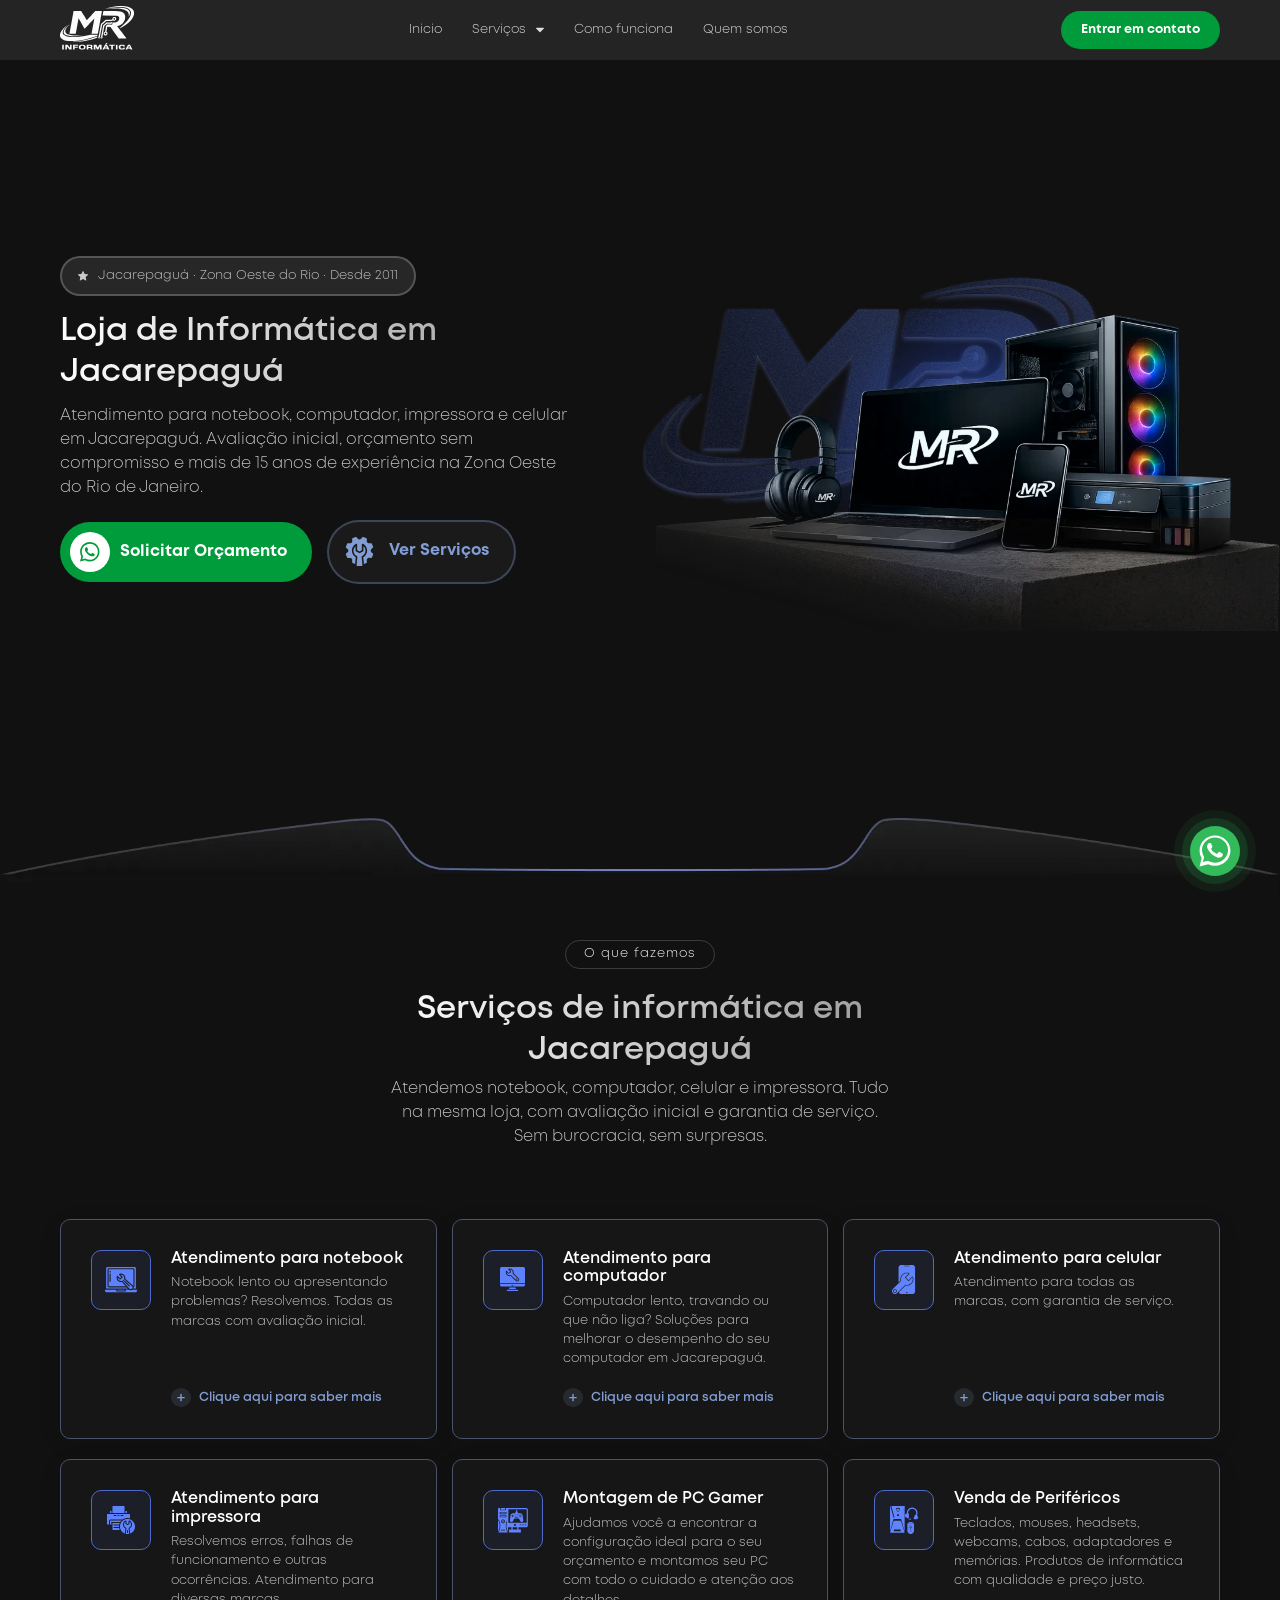
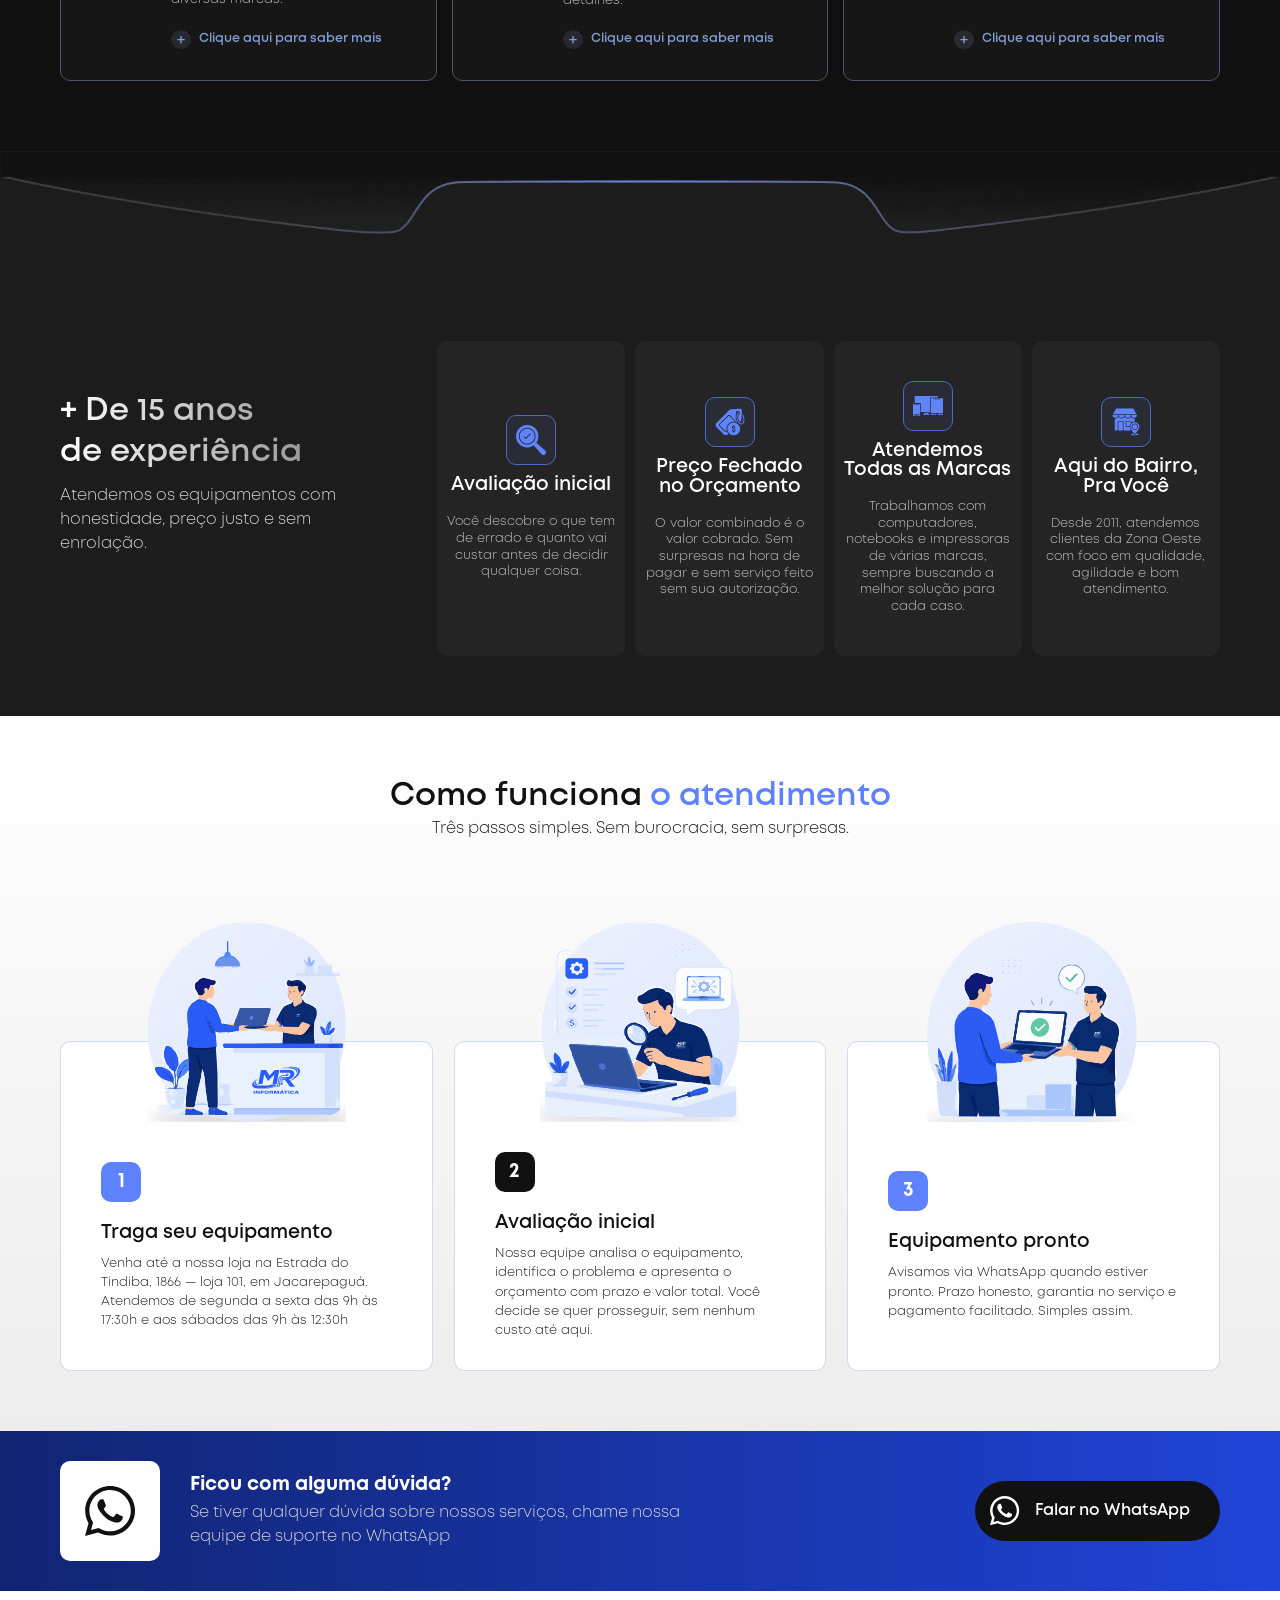
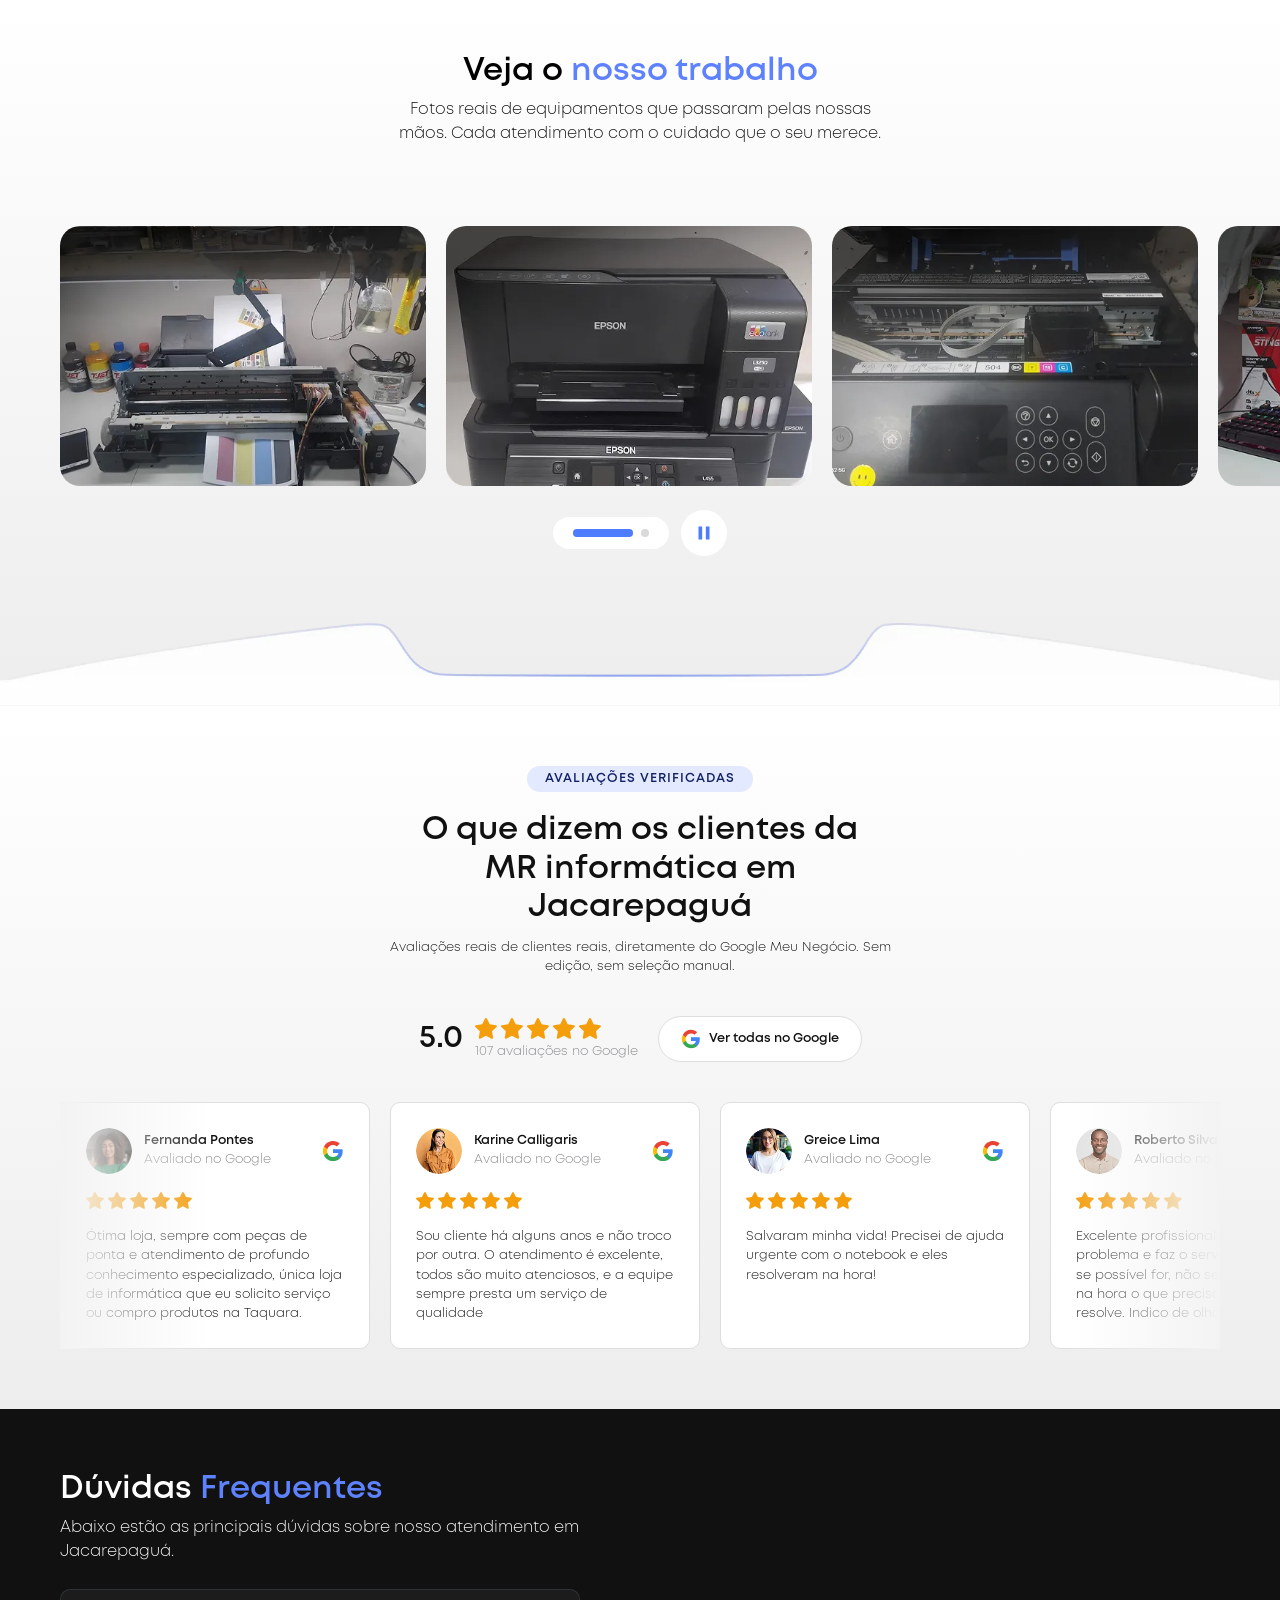
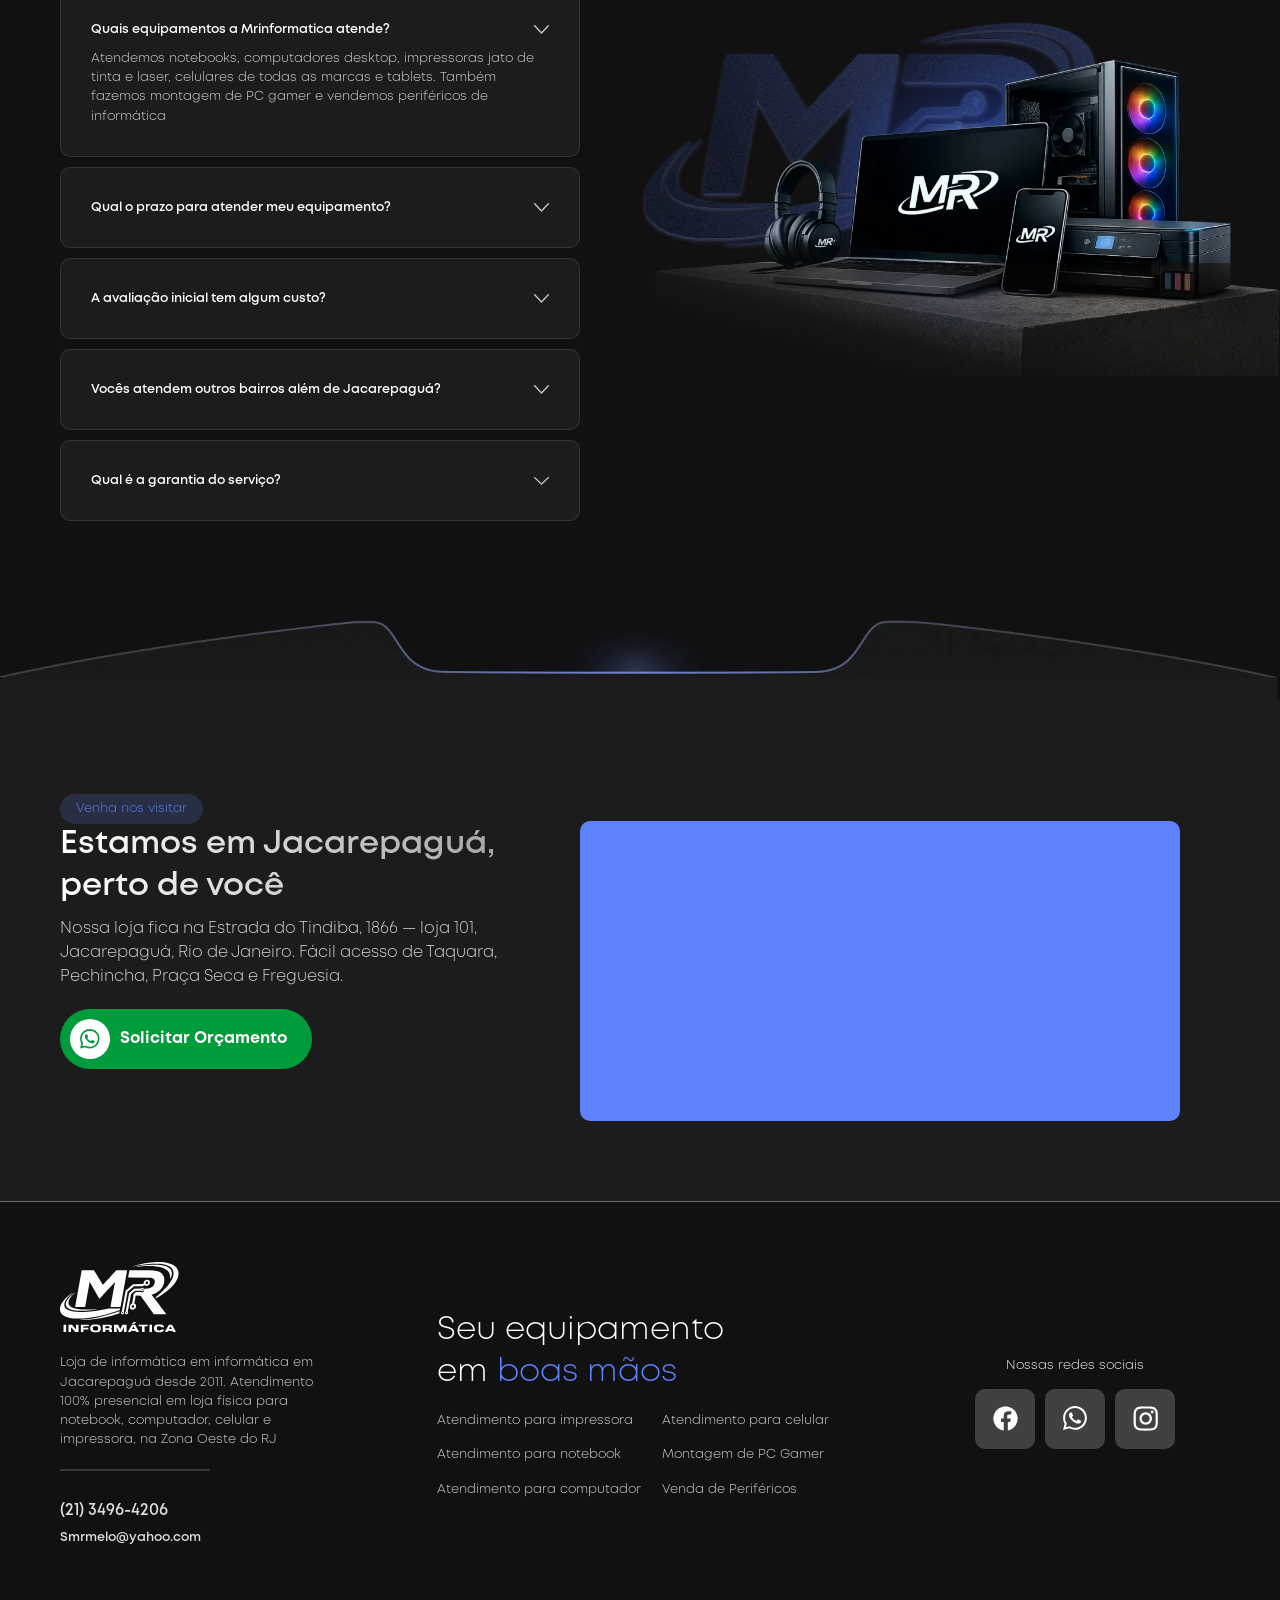
<file: index.html>
<!DOCTYPE html>
<html lang="pt-BR">

<head>
<!-- Google tag (gtag.js) -->
<script async src="https://www.googletagmanager.com/gtag/js?id=AW-11391960768"></script>
<script>
window.dataLayer = window.dataLayer || [];
function gtag(){dataLayer.push(arguments);}
gtag('js', new Date());
gtag('config', 'AW-11391960768');
gtag('config', 'AW-11391960768/SzyzCOiR5eMcEMCNjrgq', {
  'phone_conversion_number': '(21) 3496-4206'
});
</script>

<!-- Google Tag Manager -->
<script>(function(w,d,s,l,i){w[l]=w[l]||[];w[l].push({'gtm.start':
new Date().getTime(),event:'gtm.js'});var f=d.getElementsByTagName(s)[0],
j=d.createElement(s),dl=l!='dataLayer'?'&l='+l:'';j.async=true;j.src=
'https://www.googletagmanager.com/gtm.js?id='+i+dl;f.parentNode.insertBefore(j,f);
})(window,document,'script','dataLayer','GTM-P5TNDQMR');</script>
<!-- End Google Tag Manager -->

  <meta charset="UTF-8">

  <meta name="HandheldFriendly" content="true">
  <meta http-equiv="X-UA-Compatible" content="IE=edge">
  <meta name="viewport" content="width=device-width, initial-scale=1">
  <meta name="robots" content="index, follow">

  <title>Loja de Informática em Jacarepaguá | MR Informática</title>
  <meta property="og:title" content="Loja de Informática em Jacarepaguá | MR Informática">

  <meta name="description" content="Atendimento para notebook, computador, celular e impressora em Jacarepaguá. Avaliação inicial, orçamento sem compromisso e mais de 15 anos de experiência.">
  <meta property="og:description" content="Atendimento para notebook, computador, celular e impressora em Jacarepaguá. Avaliação inicial, orçamento sem compromisso e mais de 15 anos de experiência.">

  <meta name="theme-color" content="#FFFFFF">
  <meta name="msapplication-TileColor" content="#FFFFFF">
  <meta name="msapplication-navbutton-color" content="#FFFFFF">
  <meta name="apple-mobile-web-app-status-bar-style" content="#FFFFFF">

  <link rel="apple-touch-icon" sizes="180x180" href="./assets/files/favicons/apple-touch-icon.png" />
  <link rel="icon" type="image/svg+xml" href="./assets/files/favicons/favicon.svg" />
  <link rel="icon" type="image/png" sizes="96x96" href="./assets/files/favicons/favicon-96x96.png" />
  <link rel="icon" type="image/png" sizes="192x192" href="./assets/files/favicons/web-app-manifest-192x192.png" />

  <link rel="shortcut icon" href="./assets/files/favicons/favicon.ico">
  <link rel="manifest" href="./assets/files/favicons/site.webmanifest">
  <link rel="canonical" href="https://www.mrinformaticaeletronica.com.br/" />
  <meta property="og:url" content="https://www.mrinformaticaeletronica.com.br/" />
  <meta property="og:type" content="website" />
  <meta property="og:locale" content="pt_BR" />

  <meta property="og:image" content="https://www.mrinformaticaeletronica.com.br/assets/files/images/imagem-prinicpal-MRInformatica.webp" />
  <meta property="og:image:width" content="1200" />
  <meta property="og:image:height" content="630" />

  <meta name="twitter:card" content="summary_large_image" />
  <meta name="twitter:title" content="Loja de Informática em Jacarepaguá | MR Informática" />
  <meta name="twitter:description" content="Atendimento para notebook, computador, celular e impressora em Jacarepaguá. Avaliação inicial, orçamento sem compromisso e mais de 15 anos de experiência." />
  <meta name="twitter:image" content="https://www.mrinformaticaeletronica.com.br/assets/files/images/imagem-prinicpal-MRInformatica.webp" />

  <meta name="author" content="MR Informática">
  <meta name="application-name" content="MR Informática">
  <meta property="og:site_name" content="MR Informática">
  <meta name="apple-mobile-web-app-title" content="MR Informática">

  <link href="./assets/css/pages/index/index.css" rel="stylesheet" />

  <script type="application/ld+json">
{
  "@context": "https://schema.org",
  "@graph": [
    {
      "@type": "LocalBusiness",
      "@id": "https://www.mrinformaticaeletronica.com.br/#localbusiness",
      "name": "MR Informática",
      "url": "https://www.mrinformaticaeletronica.com.br/",
      "logo": "https://www.mrinformaticaeletronica.com.br/assets/files/images/logo-MR.svg",
      "image": "https://www.mrinformaticaeletronica.com.br/assets/files/images/imagem-prinicpal-MRInformatica.webp",
      "description": "Loja de Informática em Jacarepaguá, Zona Oeste do Rio de Janeiro: atendimento para notebook, computador, celular e impressora, além de montagem de PC Gamer e venda de periféricos.",
      "telephone": "+55 21 97320-6461",
      "email": "Smrmelo@yahoo.com",
      "priceRange": "$$",
      "address": {
        "@type": "PostalAddress",
        "streetAddress": "Estrada do Tindiba, 1866, Loja 101",
        "addressLocality": "Rio de Janeiro",
        "addressRegion": "RJ",
        "postalCode": "22745-002",
        "addressCountry": "BR"
      },
      "openingHoursSpecification": [
        {
          "@type": "OpeningHoursSpecification",
          "dayOfWeek": [
            "Monday",
            "Tuesday",
            "Wednesday",
            "Thursday",
            "Friday"
          ],
          "opens": "09:00",
          "closes": "17:30"
        },
        {
          "@type": "OpeningHoursSpecification",
          "dayOfWeek": [
            "Saturday"
          ],
          "opens": "09:00",
          "closes": "12:30"
        }
      ],
      "areaServed": {
        "@type": "AdministrativeArea",
        "name": "Jacarepaguá e Zona Oeste do Rio de Janeiro"
      },
      "sameAs": [
        "https://www.instagram.com/_mrinformatica/"
      ],
      "hasOfferCatalog": {
        "@type": "OfferCatalog",
        "name": "Serviços MR Informática",
        "itemListElement": [
          {
            "@type": "Offer",
            "itemOffered": {
              "@type": "Service",
              "name": "Atendimento para notebook",
              "url": "https://www.mrinformaticaeletronica.com.br/atendimento-notebook.html"
            }
          },
          {
            "@type": "Offer",
            "itemOffered": {
              "@type": "Service",
              "name": "Atendimento para computador",
              "url": "https://www.mrinformaticaeletronica.com.br/atendimento-computador.html"
            }
          },
          {
            "@type": "Offer",
            "itemOffered": {
              "@type": "Service",
              "name": "Atendimento para celular",
              "url": "https://www.mrinformaticaeletronica.com.br/atendimento-celular.html"
            }
          },
          {
            "@type": "Offer",
            "itemOffered": {
              "@type": "Service",
              "name": "Atendimento para impressora",
              "url": "https://www.mrinformaticaeletronica.com.br/atendimento-impressora.html"
            }
          },
          {
            "@type": "Offer",
            "itemOffered": {
              "@type": "Service",
              "name": "Montagem de PC Gamer",
              "url": "https://www.mrinformaticaeletronica.com.br/montagem-pc-gamer.html"
            }
          },
          {
            "@type": "Offer",
            "itemOffered": {
              "@type": "Service",
              "name": "Venda de Periféricos",
              "url": "https://www.mrinformaticaeletronica.com.br/venda-perifericos.html"
            }
          }
        ]
      }
    },
    {
      "@type": "WebSite",
      "@id": "https://www.mrinformaticaeletronica.com.br/#website",
      "url": "https://www.mrinformaticaeletronica.com.br/",
      "name": "MR Informática",
      "inLanguage": "pt-BR"
    },
    {
      "@type": "BreadcrumbList",
      "@id": "https://www.mrinformaticaeletronica.com.br/#breadcrumb",
      "itemListElement": [
        {
          "@type": "ListItem",
          "position": 1,
          "name": "Início",
          "item": "https://www.mrinformaticaeletronica.com.br/"
        }
      ]
    }
  ]
}
  </script>
    <script type="application/ld+json">
      {
        "@context": "https://schema.org",
        "@type": "FAQPage",
        "mainEntity": [
          {"@type": "Question", "name": "Quais equipamentos a Mrinformatica atende?", "acceptedAnswer": {"@type": "Answer", "text": "Atendemos notebooks, computadores desktop, impressoras jato de tinta e laser, celulares de todas as marcas e tablets. Também fazemos montagem de PC gamer e vendemos periféricos de informática."}},
          {"@type": "Question", "name": "Qual o prazo para atender meu equipamento?", "acceptedAnswer": {"@type": "Answer", "text": "Depende do tipo de atendimento e da disponibilidade das peças. Atendimentos simples costumam ficar prontos em 24 a 48 horas e, em alguns casos, até no mesmo dia. Quando precisamos de peças específicas, o prazo pode ser de 3 a 5 dias úteis. Informamos o prazo exato no orçamento, sem surpresas."}},
          {"@type": "Question", "name": "A avaliação inicial tem algum custo?", "acceptedAnswer": {"@type": "Answer", "text": "Analisamos o equipamento, identificamos o problema e apresentamos um orçamento com o prazo e o valor total. Você decide se deseja prosseguir. Cobramos apenas se o serviço for aprovado."}},
          {"@type": "Question", "name": "Vocês atendem outros bairros além de Jacarepaguá?", "acceptedAnswer": {"@type": "Answer", "text": "Nossa loja fica em Jacarepaguá, na Estrada do Tindiba, 1866, loja 101. Atendemos clientes da Taquara, Pechincha, Praça Seca, Tanque, Freguesia, Anil e de toda a Zona Oeste do Rio de Janeiro."}},
          {"@type": "Question", "name": "Qual é a garantia do serviço?", "acceptedAnswer": {"@type": "Answer", "text": "Todos os serviços têm garantia. O prazo varia conforme o tipo de atendimento e as peças utilizadas, e essa informação é apresentada no orçamento. Se ocorrer qualquer problema dentro do período de garantia, basta retornar que resolveremos sem custo adicional."}}
        ]
      }
</script>
</head>

<body>
<!-- Google Tag Manager (noscript) -->
<noscript><iframe src="https://www.googletagmanager.com/ns.html?id=GTM-P5TNDQMR"
height="0" width="0" style="display:none;visibility:hidden"></iframe></noscript>
<!-- End Google Tag Manager (noscript) -->

  <header>
  <nav class="navbar" aria-label="Navegação principal">
    <a href="index.html">
      <img class="logo" src="./assets/files/images/logo-MR.svg" alt="MR Informática" loading="eager">
    </a>
    <div class="opcoes">
      <div class="expandir"><a href="./index.html" class="opcao" aria-label="Ir para a página inicial"><p>Inicio</p></a></div>
      <div class="expandir">
        <button class="opcao">
          <p>Serviços</p>
          <svg viewBox="0 0 7 5" xmlns="http://www.w3.org/2000/svg">
            <path
              d="M6.89676 1.20753L3.88221 4.41049C3.67498 4.63068 3.32505 4.63068 3.11781 4.41049L0.10324 1.20753C-0.123248 0.966859 0.0473608 0.57196 0.377841 0.57196H6.62213C6.95264 0.57196 7.12325 0.966859 6.89676 1.20753Z">
            </path>
          </svg>
        </button>
        <div class="balao areas">
          <a href="./atendimento-notebook.html" class="botao" aria-label="Acessar página de atendimento para notebook">
            <img src="./assets/files/images/icone-servico-notebook-loja.svg" alt="Ícone de atendimento para notebook" loading="lazy" decoding="async">
            <p>Atendimento para notebook</p>
          </a>
          <a href="./atendimento-computador.html" class="botao" aria-label="Acessar página de atendimento para computador">
            <img src="./assets/files/images/icone-servico-computador-loja.svg" alt="Ícone de atendimento para computador" loading="lazy" decoding="async">
            <p>Atendimento para computador</p>
          </a>
          <a href="./atendimento-celular.html" class="botao" aria-label="Acessar página de atendimento para celular">
            <img src="./assets/files/images/icone-servico-celular-loja.svg" alt="Ícone de atendimento para celular" loading="lazy" decoding="async">
            <p>Atendimento para celular</p>
          </a>
          <a href="./atendimento-impressora.html" class="botao" aria-label="Acessar página de atendimento para impressora">
            <img src="./assets/files/images/icone-servico-impressora-loja.svg" alt="Ícone de atendimento para impressora" loading="lazy" decoding="async">
            <p>Atendimento para impressora</p>
          </a>
          <a href="./montagem-pc-gamer.html" class="botao" aria-label="Acessar página de montagem de pc gamer">
            <img src="./assets/files/images/icone-montagem-pc-gamer.svg" alt="Ícone de montagem de PC Gamer" loading="lazy" decoding="async">
            <p>Montagem de PC Gamer</p>
          </a>
          <a href="./venda-perifericos.html" class="botao" aria-label="Acessar página de venda de periféricos">
            <img src="./assets/files/images/icone-venda-de-perifericos.svg" alt="Ícone de venda de periféricos" loading="lazy" decoding="async">
            <p>Venda de Periféricos</p>
          </a>
        </div>
      </div>
            <div class="expandir"><a href="./index.html#como-funciona" class="opcao" aria-label="Ver como funciona o atendimento"><p>Como funciona</p></a></div>
<div class="expandir"><a href="./quem-somos.html" class="opcao" aria-label="Acessar página de Quem somos"><p>Quem somos</p></a></div>
      <button class="destaque btn-whatsapp" data-phone="5521973206461" data-message="" aria-label="Entrar em contato pelo WhatsApp com a MR informática">
        Entrar em contato
      </button>
    </div>
    <button class="destaque btn-whatsapp" data-phone="5521973206461" data-message="" aria-label="Entrar em contato pelo WhatsApp com a MR informática">
      Entrar em contato
    </button>
    <button class="menu" aria-label="Menu principal">
      <span class="um"></span>
      <span class="dois"></span>
    </button>
  </nav>
</header>
<main>

  <!-- 
    seção apresentação 
  -->
  <section class="apresentacao">
    <!-- Texto -->
    <div class="texto">
      <div class="tag">
        <img src="./assets/files/images/icone-estrela.svg" alt="" loading="lazy" decoding="async">
        <p class="tag-label">Jacarepaguá · Zona Oeste do Rio · Desde 2011</p>
      </div>
      <h1>Loja de Informática em Jacarepaguá</h1>
      <p>Atendimento para notebook, computador, impressora e celular em Jacarepaguá. Avaliação inicial, orçamento sem
        compromisso e mais de 15 anos de experiência na Zona Oeste do Rio de Janeiro.</p>
      <div class="botoes">
        <button class="btn-whatsapp" data-phone="5521973206461" data-message="Olá, gostaria de solicitar um orçamento." aria-label="Solicitar orçamento pelo WhatsApp">

          <div class="icone">
            <img src="./assets/files/images/icone-whatsapp-verde.svg" alt="WhatsApp" loading="lazy" decoding="async">
          </div>

          <h3>Solicitar Orçamento</h3>
        </button>

        <a class="btn btn-servicos" href="#servicos">
          <div class="icone">
            <img src="./assets/files/images/icone-servicos.svg" alt="Serviços" loading="lazy" decoding="async">
          </div>

          <h3>Ver Serviços</h3>
        </a>
      </div>
    </div>
    <!-- Imagem -->
    <div class="imagem">
      <img src="./assets/files/images/imagem-prinicpal-MRInformatica.webp" class="nuvem" alt="Loja de Informática MR Informática em Jacarepaguá" loading="eager" fetchpriority="high" decoding="async">
    </div>

    <img src="./assets/files/images/divisor-MRinformatica.webp" class="divisor-MRinformatica" alt="" loading="lazy" decoding="async">
  </section>


  <!-- 
    seção servicos 
  -->
  <section id="servicos" class="servicos animar">
    <!-- Titulo -->
    <div class="titulo-servicos">
      <div class="tag">
        <h3>O que fazemos</h3>
      </div>
      <h2>Serviços de informática  em Jacarepaguá</h2>
      <p>Atendemos notebook, computador, celular e impressora. Tudo na mesma loja, com avaliação inicial e garantia
        de serviço. Sem burocracia, sem surpresas.</p>
    </div>
    <!-- Quadros -->
    <div class="quadros-servicos">
      <a class="quadro" href="./atendimento-notebook.html" aria-label="Saiba mais sobre atendimento para notebook">
        <div class="icone">
          <img src="./assets/files/images/icone-servico-notebook-loja.svg"
            alt="Ícone de atendimento para notebook" loading="lazy" decoding="async">
        </div>
        <div class="texto">
          <h3>Atendimento para notebook</h3>
          <p>Notebook lento ou apresentando problemas? Resolvemos. Todas as marcas com avaliação inicial.</p>
          <h4>
            <img src="./assets/files/images/icone-saiba-mais.svg"
              alt="" loading="lazy" decoding="async">
            Clique aqui para saber mais
          </h4>
        </div>
      </a>
      <a class="quadro" href="./atendimento-computador.html" aria-label="Saiba mais sobre atendimento para computador">
        <div class="icone">
          <img src="./assets/files/images/icone-servico-computador-loja.svg"
            alt="Ícone de atendimento para computador" loading="lazy" decoding="async">
        </div>
        <div class="texto">
          <h3><strong>Atendimento para computador</strong></h3>
          <p>Computador lento, travando ou que não liga? Soluções para melhorar o desempenho do seu computador em Jacarepaguá.</p>
          <h4> <img src="./assets/files/images/icone-saiba-mais.svg"
              alt="" loading="lazy" decoding="async">
            Clique aqui para saber mais
          </h4>
        </div>
      </a>
      <a class="quadro" href="./atendimento-celular.html" aria-label="Saiba mais sobre atendimento para celular">
        <div class="icone">
          <img src="./assets/files/images/icone-servico-celular-loja.svg"
            alt="Ícone de atendimento para celular" loading="lazy" decoding="async">
        </div>
        <div class="texto">
          <h3><strong>Atendimento para celular</strong></h3>
          <p>Atendimento para todas as marcas, com garantia de serviço.</p>
          <h4><img src="./assets/files/images/icone-saiba-mais.svg"
              alt="" loading="lazy" decoding="async">
            Clique aqui para saber mais
          </h4>
        </div>
      </a>
      <a class="quadro" href="./atendimento-impressora.html" aria-label="Saiba mais sobre atendimento para impressora">
        <div class="icone">
          <img src="./assets/files/images/icone-servico-impressora-loja.svg" alt="Ícone de atendimento para impressora" loading="lazy" decoding="async">
        </div>
        <div class="texto">
          <h3>Atendimento para impressora</h3>
          <p>Resolvemos erros, falhas de funcionamento e outras ocorrências. Atendimento para diversas marcas.</p>
          <h4><img src="./assets/files/images/icone-saiba-mais.svg"
              alt="" loading="lazy" decoding="async">
            Clique aqui para saber mais
          </h4>
        </div>
      </a>
      <a class="quadro" href="./montagem-pc-gamer.html" aria-label="Saiba mais sobre montagem de pc gamer">
        <div class="icone">
          <img src="./assets/files/images/icone-montagem-pc-gamer.svg"
            alt="Ícone de montagem de PC Gamer" loading="lazy" decoding="async">
        </div>
        <div class="texto">
          <h3>Montagem de PC Gamer</h3>
          <p>Ajudamos você a encontrar a configuração ideal para o seu orçamento e montamos seu PC com todo o cuidado e
            atenção aos detalhes.
          </p>
          <h4><img src="./assets/files/images/icone-saiba-mais.svg"
              alt="" loading="lazy" decoding="async">
            Clique aqui para saber mais
          </h4>
        </div>
      </a>
      <a class="quadro" href="./venda-perifericos.html" aria-label="Saiba mais sobre venda de periféricos">
        <div class="icone">
          <img src="./assets/files/images/icone-venda-de-perifericos.svg"
            alt="Ícone de venda de periféricos" loading="lazy" decoding="async">
        </div>
        <div class="texto">
          <h3>Venda de Periféricos</h3>
          <p>Teclados, mouses, headsets, webcams, cabos, adaptadores e memórias. Produtos de informática com qualidade e
            preço justo.</p>
          <h4><img src="./assets/files/images/icone-saiba-mais.svg"
              alt="" loading="lazy" decoding="async">
            Clique aqui para saber mais
          </h4>
        </div>
      </a>
    </div>
  </section>

  <section id="diferenciais" class="diferenciais">
    <div class="texto">
      <h2>+ De 15 anos de experiência</h2>
      <p>Atendemos os equipamentos com honestidade, preço justo e sem enrolação.</p>
    </div>
    <div class="quadros">
      <div class="quadro">
        <div class="icone">
          <img src="./assets/files/images/icone-avaliacao-inicial-gratuita.svg"
            alt="Ícone representando avaliação inicial" loading="lazy" decoding="async">
        </div>
        <h3>Avaliação inicial</h3>
        <p> Você descobre o que tem de errado e quanto vai custar antes de decidir qualquer coisa.</p>
      </div>
      <div class="quadro">
        <div class="icone">
          <img src="./assets/files/images/icone-preco-fechado-no-orcamento.svg"
            alt="Ícone representando preço fechado no orçamento" loading="lazy" decoding="async">
        </div>
        <h3>Preço Fechado no Orçamento</h3>
        <p>O valor combinado é o valor cobrado. Sem surpresas na hora de pagar e sem serviço feito sem sua autorização.
        </p>
      </div>
      <div class="quadro">
        <div class="icone">
          <img src="./assets/files/images/icone-atendemos-todas-as-marcas.svg"
            alt="Ícone representando atendimento a todas as marcas" loading="lazy" decoding="async">
        </div>
        <h3>Atendemos Todas as Marcas</h3>
        <p>Trabalhamos com computadores, notebooks e impressoras de várias marcas, sempre buscando a melhor solução para
          cada caso.</p>
      </div>
      <div class="quadro">
        <div class="icone">
          <img src="./assets/files/images/icone-aqui-do-bairro-pra-voce.svg"
            alt="Ícone representando atendimento local no bairro" loading="lazy" decoding="async">
        </div>
        <h3>Aqui do Bairro, Pra Você</h3>
        <p>Desde 2011, atendemos clientes da Zona Oeste com foco em qualidade, agilidade e bom atendimento.</p>
      </div>
    </div>
    <img src="./assets/files/images/divisor-MRinformatica.webp" class="divisor-MRinformatica" alt="" loading="lazy" decoding="async">

  </section>

  <!-- 
    seção etapas (Como funciona) 
  -->
  <section id="como-funciona" class="etapas">
    <div class="titulo">
      <h2>Como funciona <span>o atendimento</span></h2>
      <p>Três passos simples. Sem burocracia, sem surpresas.</p>
    </div>
    <div class="itens">
      <div class="item">
        <img src="./assets/files/images/ilustracao-passo-um.svg" alt="Ilustração do primeiro passo do atendimento" loading="lazy" decoding="async">
        <h4>1</h4>
        <h3>Traga seu equipamento</h3>
        <p>Venha até a nossa loja na Estrada do Tindiba, 1866 — loja 101, em Jacarepaguá. Atendemos de segunda a sexta
          das 9h às 17:30h e aos sábados das 9h às 12:30h
        </p>
      </div>
      <div class="item">
        <img src="./assets/files/images/ilustracao-passo-dois.svg" alt="Ilustração do segundo passo do atendimento" loading="lazy" decoding="async">
        <h4>2</h4>
        <h3>Avaliação inicial</h3>
        <p>Nossa equipe analisa o equipamento, identifica o problema e apresenta o orçamento com prazo e valor total.
          Você decide se quer prosseguir, sem nenhum custo até aqui.
        </p>
      </div>
      <div class="item"><img src="./assets/files/images/ilustracao-passo-tres.svg" alt="Ilustração do terceiro passo do atendimento" loading="lazy" decoding="async">
        <h4>3</h4>
        <h3>Equipamento pronto</h3>
        <p>Avisamos via WhatsApp quando estiver pronto. Prazo honesto, garantia no serviço e pagamento facilitado.
          Simples assim.</p>
      </div>
    </div>
  </section>

  <section class="cta">
    <div class="quadro">
      <div class="imagem">
        <img src="./assets/files/images/icone-whatsapp-preto.svg" alt="WhatsApp" loading="lazy" decoding="async">
      </div>
      <div class="texto">
        <h3>Ficou com alguma dúvida?</h3>
        <p>Se tiver qualquer dúvida sobre nossos serviços, chame nossa equipe de suporte no WhatsApp</p>
      </div>
      <button class="btn-whatsapp" data-phone="5521973206461" data-message="Olá, gostaria de solicitar um orçamento." aria-label="Solicitar orçamento pelo WhatsApp">
        <div class="icone">
          <img src="./assets/files/images/icone-whatsApp-branco.svg" alt="WhatsApp" loading="lazy" decoding="async">
        </div> Falar no WhatsApp
      </button>
    </div>
  </section>

  <!-- 
    seção trabalhos
  -->
  <section class="trabalhos">
    <div class="titulo">
      <h2>Veja o <span>nosso trabalho</span></h2>
      <p>
        Fotos reais de equipamentos que passaram pelas nossas mãos. Cada atendimento com o cuidado que o seu merece.
      </p>
    </div>
    <div class="slider">
      <div class="listaTrabalhos">
        <div class="card">
          <img src="./assets/files/images/impressora-jato-de-tinta.webp"
            alt="Impressora jato de tinta" loading="lazy" decoding="async">
        </div>

        <div class="card">
          <img src="./assets/files/images/impressora.webp"
            alt="Impressora" loading="lazy" decoding="async">
        </div>

        <div class="card">
          <img src="./assets/files/images/impressora-multifuncional.webp"
            alt="Impressora multifuncional" loading="lazy" decoding="async">
        </div>

        <div class="card">
          <img src="./assets/files/images/computador-gamer.webp"
            alt="Computador gamer" loading="lazy" decoding="async">
        </div>

        <div class="card">
          <img src="./assets/files/images/smartphone-moderno.webp"
            alt="Smartphone" loading="lazy" decoding="async">
        </div>

        <div class="card">
          <img src="./assets/files/images/loja-informatica.webp"
            alt="Loja de informática" loading="lazy" decoding="async">
        </div>
      </div>
    </div>

    <div class="controles">

      <div class="indicadores"></div>

      <button class="pause" aria-label="Pausar carrossel">
        <svg viewBox="0 0 24 24" width="50" height="50">
          <path fill="currentColor" d="M6 5h4v14H6zm8 0h4v14h-4z">
          </path>
        </svg>
      </button>

    </div>

    <img src="./assets/files/images/divisor-branco.webp" class="divisor-branco" alt="" loading="lazy" decoding="async">
  </section>

  <!-- 
    seção depoimentos 
  -->
  <section class="depoimentos animar">
    <!-- Titulo -->
    <div class="titulo-avaliacoes">
      <div class="tag">
        <h3>AVALIAÇÕES VERIFICADAS</h3>
      </div>
      <h2>O que dizem os clientes da MR informática em Jacarepaguá</h2>
      <p>Avaliações reais de clientes reais, diretamente do Google Meu Negócio. Sem edição, sem seleção manual.</p>
    </div>
    <!-- Resumo -->
    <div class="resumo-google">
      <div class="nota">
        <h3>5.0</h3>
        <div class="estrelas-nota">
          <div class="estrelas">
            <img src="./assets/files/images/icone-estrela-laranja.svg" alt="Ícone de estrela de avaliação" loading="lazy" decoding="async">
            <img src="./assets/files/images/icone-estrela-laranja.svg" alt="Ícone de estrela de avaliação" loading="lazy" decoding="async">
            <img src="./assets/files/images/icone-estrela-laranja.svg" alt="Ícone de estrela de avaliação" loading="lazy" decoding="async">
            <img src="./assets/files/images/icone-estrela-laranja.svg" alt="Ícone de estrela de avaliação" loading="lazy" decoding="async">
            <img src="./assets/files/images/icone-estrela-laranja.svg" alt="Ícone de estrela de avaliação" loading="lazy" decoding="async">
          </div>
          <p>107 avaliações no Google</p>
        </div>
      </div>
      <a href="https://share.google/bujreLpOrjqT5WpYq" target="_blank" class="btn-google">
        <img src="./assets/files/images/icone-google.svg" alt="Google" loading="lazy" decoding="async">
        <p>Ver todas no Google</p>
      </a>
    </div>
    <!-- Slide -->
    <div class="slide-avaliacoes">
      <div class="sombra um"></div>
      <div class="sombra dois"></div>
      <div class="itens-avaliacoes">
        <!-- Avaliação 1 -->
        <div class="item">
          <div class="cabecalho-avaliacao">
            <div class="perfil">
              <div class="foto" style="background-image: url('./assets/files/images/foto-pessoa-2.webp');"></div>
              <div class="info">
                <h3>Fernanda Pontes</h3>
                <h4>Avaliado no Google</h4>
              </div>
            </div>
            <img class="icone-google" src="./assets/files/images/icone-google.svg" alt="Google" loading="lazy" decoding="async">
          </div>
          <div class="estrelas">
            <img src="./assets/files/images/icone-estrela-laranja.svg" alt="Ícone de estrela de avaliação" loading="lazy" decoding="async">
            <img src="./assets/files/images/icone-estrela-laranja.svg" alt="Ícone de estrela de avaliação" loading="lazy" decoding="async">
            <img src="./assets/files/images/icone-estrela-laranja.svg" alt="Ícone de estrela de avaliação" loading="lazy" decoding="async">
            <img src="./assets/files/images/icone-estrela-laranja.svg" alt="Ícone de estrela de avaliação" loading="lazy" decoding="async">
            <img src="./assets/files/images/icone-estrela-laranja.svg" alt="Ícone de estrela de avaliação" loading="lazy" decoding="async">
          </div>
          <p>Ótima loja, sempre com peças de ponta e atendimento de profundo conhecimento especializado, única loja de
            informática que eu solicito serviço ou compro produtos na Taquara.</p>
        </div>
        <!-- Avaliação 2 -->
        <div class="item">
          <div class="cabecalho-avaliacao">
            <div class="perfil">
              <div class="foto" style="background-image: url('./assets/files/images/foto-pessoa-6.webp');"></div>
              <div class="info">
                <h3>Karine Calligaris</h3>
                <h4>Avaliado no Google</h4>
              </div>
            </div>
            <img class="icone-google" src="./assets/files/images/icone-google.svg" alt="Google" loading="lazy" decoding="async">
          </div>
          <div class="estrelas">
            <img src="./assets/files/images/icone-estrela-laranja.svg" alt="Ícone de estrela de avaliação" loading="lazy" decoding="async">
            <img src="./assets/files/images/icone-estrela-laranja.svg" alt="Ícone de estrela de avaliação" loading="lazy" decoding="async">
            <img src="./assets/files/images/icone-estrela-laranja.svg" alt="Ícone de estrela de avaliação" loading="lazy" decoding="async">
            <img src="./assets/files/images/icone-estrela-laranja.svg" alt="Ícone de estrela de avaliação" loading="lazy" decoding="async">
            <img src="./assets/files/images/icone-estrela-laranja.svg" alt="Ícone de estrela de avaliação" loading="lazy" decoding="async">
          </div>
          <p>Sou cliente há alguns anos e não troco por outra. O atendimento é excelente, todos são muito atenciosos, e a equipe sempre presta um serviço de qualidade</p>
        </div>
        <!-- Avaliação 3 -->
        <div class="item">
          <div class="cabecalho-avaliacao">
            <div class="perfil">
              <div class="foto" style="background-image: url('./assets/files/images/foto-pessoa-7.webp');"></div>
              <div class="info">
                <h3>Greice Lima</h3>
                <h4>Avaliado no Google</h4>
              </div>
            </div>
            <img class="icone-google" src="./assets/files/images/icone-google.svg" alt="Google" loading="lazy" decoding="async">
          </div>
          <div class="estrelas">
            <img src="./assets/files/images/icone-estrela-laranja.svg" alt="Ícone de estrela de avaliação" loading="lazy" decoding="async">
            <img src="./assets/files/images/icone-estrela-laranja.svg" alt="Ícone de estrela de avaliação" loading="lazy" decoding="async">
            <img src="./assets/files/images/icone-estrela-laranja.svg" alt="Ícone de estrela de avaliação" loading="lazy" decoding="async">
            <img src="./assets/files/images/icone-estrela-laranja.svg" alt="Ícone de estrela de avaliação" loading="lazy" decoding="async">
            <img src="./assets/files/images/icone-estrela-laranja.svg" alt="Ícone de estrela de avaliação" loading="lazy" decoding="async">
          </div>
          <p>Salvaram minha vida!
             Precisei de ajuda urgente com o notebook e eles resolveram na hora!</p>
        </div>
        <!-- Avaliação 4 -->
        <div class="item">
          <div class="cabecalho-avaliacao">
            <div class="perfil">
              <div class="foto" style="background-image: url('./assets/files/images/foto-pessoa-5.webp');"></div>
              <div class="info">
                <h3>Roberto Silva</h3>
                <h4>Avaliado no Google</h4>
              </div>
            </div>
            <img class="icone-google" src="./assets/files/images/icone-google.svg" alt="Google" loading="lazy" decoding="async">
          </div>
          <div class="estrelas">
            <img src="./assets/files/images/icone-estrela-laranja.svg" alt="Ícone de estrela de avaliação" loading="lazy" decoding="async">
            <img src="./assets/files/images/icone-estrela-laranja.svg" alt="Ícone de estrela de avaliação" loading="lazy" decoding="async">
            <img src="./assets/files/images/icone-estrela-laranja.svg" alt="Ícone de estrela de avaliação" loading="lazy" decoding="async">
            <img src="./assets/files/images/icone-estrela-laranja.svg" alt="Ícone de estrela de avaliação" loading="lazy" decoding="async">
            <img src="./assets/files/images/icone-estrela-laranja.svg" alt="Ícone de estrela de avaliação" loading="lazy" decoding="async">
          </div>
          <p>Excelente profissional, não inventa problema e faz o serviço na sua frente se possível for, não sendo ele
            mostra na hora o que precisa ser feito e resolve. Indico de olhos fechados</p>
        </div>
        <!-- Avaliação 5 -->
        <div class="item">
          <div class="cabecalho-avaliacao">
            <div class="perfil">
              <div class="foto" style="background-image: url('./assets/files/images/foto-pessoa-4.webp');"></div>
              <div class="info">
                <h3>Juliana Matos</h3>
                <h4>Avaliado no Google</h4>
              </div>
            </div>
            <img class="icone-google" src="./assets/files/images/icone-google.svg" alt="Google" loading="lazy" decoding="async">
          </div>
          <div class="estrelas">
            <img src="./assets/files/images/icone-estrela-laranja.svg" alt="Ícone de estrela de avaliação" loading="lazy" decoding="async">
            <img src="./assets/files/images/icone-estrela-laranja.svg" alt="Ícone de estrela de avaliação" loading="lazy" decoding="async">
            <img src="./assets/files/images/icone-estrela-laranja.svg" alt="Ícone de estrela de avaliação" loading="lazy" decoding="async">
            <img src="./assets/files/images/icone-estrela-laranja.svg" alt="Ícone de estrela de avaliação" loading="lazy" decoding="async">
            <img src="./assets/files/images/icone-estrela-laranja.svg" alt="Ícone de estrela de avaliação" loading="lazy" decoding="async">
          </div>
          <p>Empresa maravilhosa. Profissionais competentes e atenciosos. Deixei meu aparelho com problema, saiu funcionando perfeitamente. Minha gratidão à MR Informática.</p>
        </div>

        <!-- Avaliação 6 -->
        <div class="item">
          <div class="cabecalho-avaliacao">
            <div class="perfil">
              <div class="foto" style="background-image: url('./assets/files/images/foto-pessoa-8.webp');"></div>
              <div class="info">
                <h3>Thiago Pereira</h3>
                <h4>Avaliado no Google</h4>
              </div>
            </div>
            <img class="icone-google" src="./assets/files/images/icone-google.svg" alt="Google" loading="lazy" decoding="async">
          </div>
          <div class="estrelas">
            <img src="./assets/files/images/icone-estrela-laranja.svg" alt="Ícone de estrela de avaliação" loading="lazy" decoding="async">
            <img src="./assets/files/images/icone-estrela-laranja.svg" alt="Ícone de estrela de avaliação" loading="lazy" decoding="async">
            <img src="./assets/files/images/icone-estrela-laranja.svg" alt="Ícone de estrela de avaliação" loading="lazy" decoding="async">
            <img src="./assets/files/images/icone-estrela-laranja.svg" alt="Ícone de estrela de avaliação" loading="lazy" decoding="async">
            <img src="./assets/files/images/icone-estrela-laranja.svg" alt="Ícone de estrela de avaliação" loading="lazy" decoding="async">
          </div>
          <p>Adorei a loja! Ótimos profissionais e excelente atendimento. Agora, todos os meus computadores são levados para lá.</p>
        </div>

        <!-- Avaliação 7 -->
        <div class="item">
          <div class="cabecalho-avaliacao">
            <div class="perfil">
              <div class="foto" style="background-image: url('./assets/files/images/foto-pessoa-3.webp');">

              </div>
              <div class="info">
                <h3>Rodrigo Santos</h3>
                <h4>Avaliado no Google</h4>
              </div>
            </div>
            <img class="icone-google" src="./assets/files/images/icone-google.svg" alt="Google" loading="lazy" decoding="async">
          </div>
          <div class="estrelas">
            <img src="./assets/files/images/icone-estrela-laranja.svg" alt="Ícone de estrela de avaliação" loading="lazy" decoding="async">
            <img src="./assets/files/images/icone-estrela-laranja.svg" alt="Ícone de estrela de avaliação" loading="lazy" decoding="async">
            <img src="./assets/files/images/icone-estrela-laranja.svg" alt="Ícone de estrela de avaliação" loading="lazy" decoding="async">
            <img src="./assets/files/images/icone-estrela-laranja.svg" alt="Ícone de estrela de avaliação" loading="lazy" decoding="async">
            <img src="./assets/files/images/icone-estrela-laranja.svg" alt="Ícone de estrela de avaliação" loading="lazy" decoding="async">
          </div>
          <p>Atendimento para notebook, computador e impressora só faço com o Márcio da Mr informática,empresa de
            confiança.</p>
        </div>

        <!-- Avaliação 8 -->
        <div class="item">
          <div class="cabecalho-avaliacao">
            <div class="perfil">
              <div class="foto" style="background-image: url('./assets/files/images/foto-pessoa-1.webp');"></div>
              <div class="info">
                <h3>André Luiz</h3>
                <h4>Avaliado no Google</h4>
              </div>
            </div>
            <img class="icone-google" src="./assets/files/images/icone-google.svg" alt="Google" loading="lazy" decoding="async">
          </div>
          <div class="estrelas">
            <img src="./assets/files/images/icone-estrela-laranja.svg" alt="Ícone de estrela de avaliação" loading="lazy" decoding="async">
            <img src="./assets/files/images/icone-estrela-laranja.svg" alt="Ícone de estrela de avaliação" loading="lazy" decoding="async">
            <img src="./assets/files/images/icone-estrela-laranja.svg" alt="Ícone de estrela de avaliação" loading="lazy" decoding="async">
            <img src="./assets/files/images/icone-estrela-laranja.svg" alt="Ícone de estrela de avaliação" loading="lazy" decoding="async">
            <img src="./assets/files/images/icone-estrela-laranja.svg" alt="Ícone de estrela de avaliação" loading="lazy" decoding="async">
          </div>
          <p>Melhor lugar da taquara para atendimento de computadores e notebook </p>
        </div>
      </div>
    </div>
  </section>


  <section class="duvidas">
    <img src="./assets/files/images/divisor-cor-azul.webp" class="divisor-MRinformatica" alt="" loading="lazy" decoding="async">
    <!-- Texto -->
    <div class="texto">
      <h2>Dúvidas <span>Frequentes</span></h2>
      <p>Abaixo estão as principais dúvidas sobre nosso atendimento em Jacarepaguá.</p>
      <div class="duvida ativo">
        <div class="nome">
          <h3>Quais equipamentos a Mrinformatica atende?</h3>
          <img src="./assets/files/images/icone-setinha.svg" alt="" loading="lazy" decoding="async">
        </div>
        <h4>Atendemos notebooks, computadores desktop, impressoras jato de tinta e laser, celulares de todas as marcas e
          tablets. Também fazemos montagem de PC gamer e vendemos periféricos de informática</h4>
      </div>
      <div class="duvida">
        <div class="nome">
          <h3>Qual o prazo para atender meu equipamento?</h3>
          <img src="./assets/files/images/icone-setinha.svg" alt="" loading="lazy" decoding="async">
        </div>
        <h4>Depende do tipo de atendimento e da disponibilidade das peças. Atendimentos simples costumam ficar prontos em 24 a 48 horas e, 
          em alguns casos, até no mesmo dia. Quando precisamos de peças específicas, o prazo pode ser de 3 a 5 dias úteis.
           Informamos o prazo exato no orçamento, sem surpresas.</h4>
      </div>
      <div class="duvida">
        <div class="nome">
          <h3>A avaliação inicial tem algum custo?</h3>
          <img src="./assets/files/images/icone-setinha.svg" alt="" loading="lazy" decoding="async">
        </div>
        <h4>Não. Analisamos o equipamento, identificamos
           o problema e apresentamos um orçamento com o prazo e o valor total. Você decide se deseja prosseguir.
           Cobramos apenas se o serviço for aprovado.</h4>
      </div>
      <div class="duvida">
        <div class="nome">
          <h3>Vocês atendem outros bairros além de Jacarepaguá?</h3>
          <img src="./assets/files/images/icone-setinha.svg" alt="" loading="lazy" decoding="async">
        </div>
        <h4>Nossa loja fica em Jacarepaguá, na Estrada do Tindiba, 1866, loja 101.
           Atendemos clientes da Taquara, Pechincha, Praça Seca, Tanque, Freguesia,
           Anil e de toda a Zona Oeste do Rio de Janeiro.</h4>
      </div>
      <div class="duvida">
        <div class="nome">
          <h3>Qual é a garantia do serviço?</h3>
          <img src="./assets/files/images/icone-setinha.svg" alt="" loading="lazy" decoding="async">
        </div>
        <h4>Todos os serviços têm garantia. O prazo varia conforme o tipo de atendimento e as peças utilizadas,
           e essa informação é apresentada no orçamento. Se ocorrer qualquer problema dentro do período de garantia,
           basta retornar que resolveremos sem custo adicional.</h4>
      </div>
    </div>
    <!-- Imagem -->
    <div class="imagem">
      <img src="./assets/files/images/imagem-prinicpal-MRInformatica.webp" class="nuvem" alt="Loja de informática em informática MR Informática em Jacarepaguá" loading="lazy" decoding="async">
    </div>
  </section>

  <section class="mapa">
    <div class="texto">
      <div class="tag">
        <h3>Venha nos visitar</h3>
      </div>
      <h2>Estamos em Jacarepaguá, perto de você</h2>
      <p>Nossa loja fica na Estrada do Tindiba, 1866 — loja 101, Jacarepaguá, Rio de Janeiro. Fácil acesso de Taquara,
        Pechincha, Praça Seca e Freguesia.</p>
      <button class="btn-whatsapp" data-phone="5521973206461" data-message="Olá, gostaria de solicitar um orçamento." aria-label="Solicitar orçamento pelo WhatsApp">

        <div class="icone">
          <img src="./assets/files/images/icone-whatsapp-verde.svg" alt="WhatsApp" loading="lazy" decoding="async">
        </div>

        <h3>Solicitar Orçamento</h3>
      </button>
    </div>
    <div class="mapa">
      <iframe
        src="https://www.google.com/maps/embed?pb=!1m18!1m12!1m3!1d3674.7033371635926!2d-43.37350972531676!3d-22.9243105792428!2m3!1f0!2f0!3f0!3m2!1i1024!2i768!4f13.1!3m3!1m2!1s0x9bd90f60bdd453%3A0xee247031529e9648!2sMr%20informatica!5e0!3m2!1spt-BR!2sbr!4v1781737034847!5m2!1spt-BR!2sbr"
        title="Localização da MR Informática no Google Maps" width="600" height="450" style="border:0;" allowfullscreen="" loading="lazy"
        referrerpolicy="no-referrer-when-downgrade"></iframe>
      <span></span>
    </div>
  </section>

  </main>
<footer>
    <div class="copyright">
      <img src="./assets/files/images/logo-MR.svg" alt="logo roda pé MR informática" loading="lazy" decoding="async">
      <p>Loja de informática em informática em Jacarepaguá desde 2011. Atendimento 100% presencial em loja física
    para notebook, computador, celular e impressora, na Zona Oeste do RJ</p>
      <div class="linha"></div>
      <div class="contatos">
        <a href="tel:+552134964206">
          <strong>(21) 3496-4206</strong>
        </a>
        <h4>Smrmelo@yahoo.com</h4>

      </div>
    </div>
    <!-- Links -->
    <div class="links">
      <h2>Seu equipamento em <span>boas mãos</span></h2>
      <div class="partes">
        <div class="parte">
          <a href="./atendimento-impressora.html">Atendimento para impressora</a>
          <a href="./atendimento-notebook.html">Atendimento para notebook</a>
          <a href="./atendimento-computador.html">Atendimento para computador</a>
        </div>
        <div class="parte">
          <a href="./atendimento-celular.html">Atendimento para celular</a>
          <a href="./montagem-pc-gamer.html">Montagem de PC Gamer</a>
          <a href="./venda-perifericos.html">Venda de Periféricos</a>
        </div>
      </div>
    </div>
    <!-- Redes -->
    <div class="redes">
      <h3>Nossas redes sociais</h3>
      <div class="botoes">
        <a href="#" target="_blank">
          <img src="./assets/files/images/icone-facebook.svg" alt="facebook" loading="lazy" decoding="async">
        </a>
        <a class="btn-whatsapp" data-phone="5521973206461" data-message="Olá, gostaria de solicitar um orçamento." aria-label="Solicitar orçamento pelo WhatsApp">
          <img src="./assets/files/images/icone-whatsapp.svg" alt="WhatsApp" loading="lazy" decoding="async">
        </a>
        <a href="https://www.instagram.com/_mrinformatica?igsh=cGVkb29pbjRwMm9j" target="_blank">
          <img src="./assets/files/images/icone-instagram.svg" alt="instagram" loading="lazy" decoding="async">
        </a>
      </div>
    </div>
  </footer>
  <!-- 
    scripts 
  -->

  <button class="whatsapp-float btn-whatsapp" data-phone="5521973206461" data-message="" aria-label="Fale conosco pelo WhatsApp">
    <svg viewBox="0 0 32 32" fill="none" xmlns="http://www.w3.org/2000/svg">
      <path fill="#fff"
        d="M16.001 3C8.82 3 3 8.65 3 15.62c0 2.23.6 4.42 1.75 6.35L3 29l7.26-1.9a13.2 13.2 0 0 0 5.74 1.3c7.18 0 13-5.65 13-12.62C29 8.65 23.18 3 16 3Zm0 22.96a10.9 10.9 0 0 1-5.53-1.5l-.4-.24-4.3 1.12 1.15-4.14-.26-.42a10.5 10.5 0 0 1-1.62-5.58c0-5.86 4.93-10.63 10.97-10.63s10.97 4.77 10.97 10.63-4.93 10.76-10.98 10.76Zm6.02-8.1c-.33-.16-1.95-.95-2.25-1.06-.3-.1-.52-.16-.74.16-.22.31-.85 1.06-1.04 1.27-.2.21-.39.24-.72.08-.33-.16-1.39-.5-2.64-1.6-.98-.86-1.64-1.93-1.83-2.25-.19-.31-.02-.48.14-.64.15-.15.33-.39.49-.58.17-.19.22-.31.33-.52.11-.21.06-.39-.03-.55-.08-.16-.74-1.75-1.02-2.4-.27-.64-.55-.55-.74-.56h-.63c-.22 0-.58.08-.88.39-.3.31-1.15 1.11-1.15 2.71s1.18 3.15 1.34 3.37c.16.21 2.3 3.6 5.58 5.04.78.33 1.39.53 1.86.68.78.24 1.49.21 2.05.13.63-.09 1.95-.8 2.22-1.57.27-.78.27-1.44.19-1.57-.08-.13-.3-.21-.63-.37Z" />
    </svg>
  </button>


  <script src="./assets/js/global/global.js"></script>
  <script src="./assets/js/pages/index/nav.js"></script>
  <script src="./assets/js/pages/index/section-slide-avaliacoes.js"></script>
  <script src="./assets/js/pages/index/section-slide.js"></script>
  <script src="./assets/js/pages/index/section-duvidas.js"></script>

  <script src="./assets/js/pages/index/animar-section.js"></script>
</body>

</html>
</file>
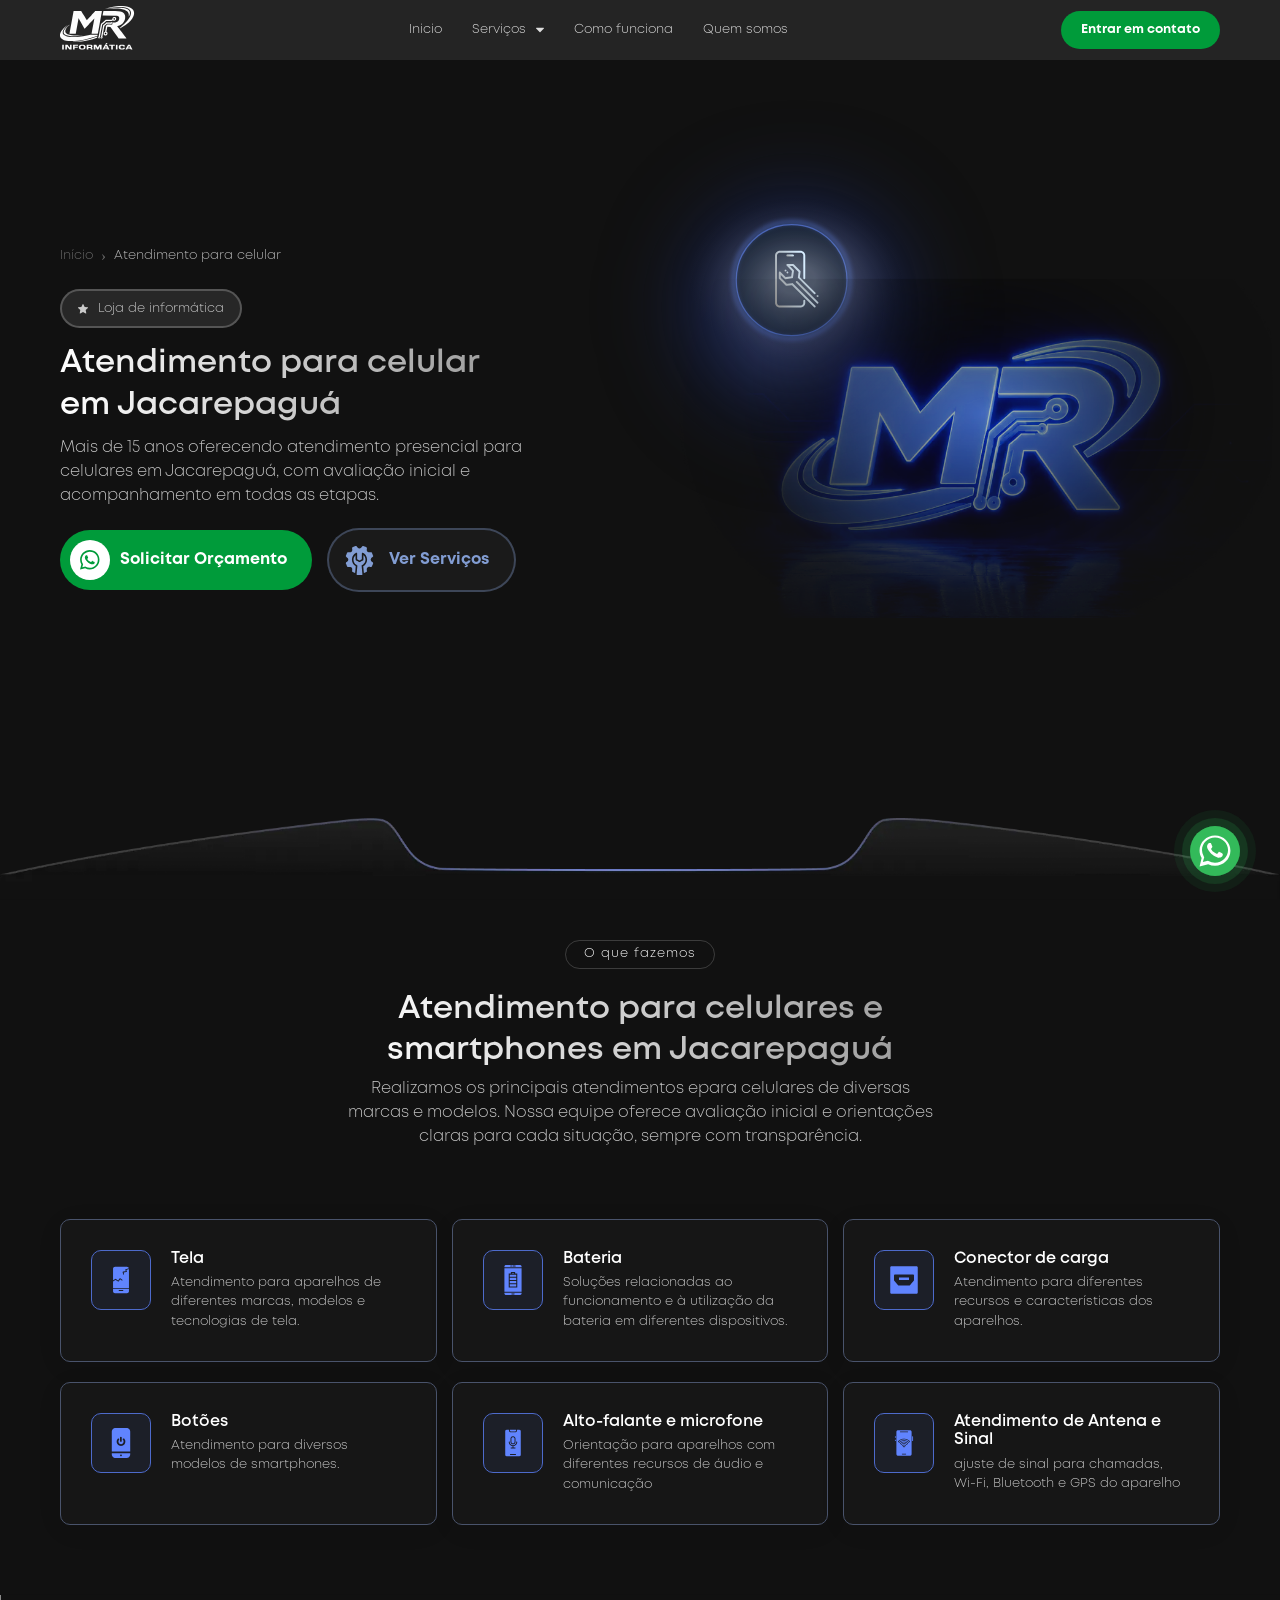
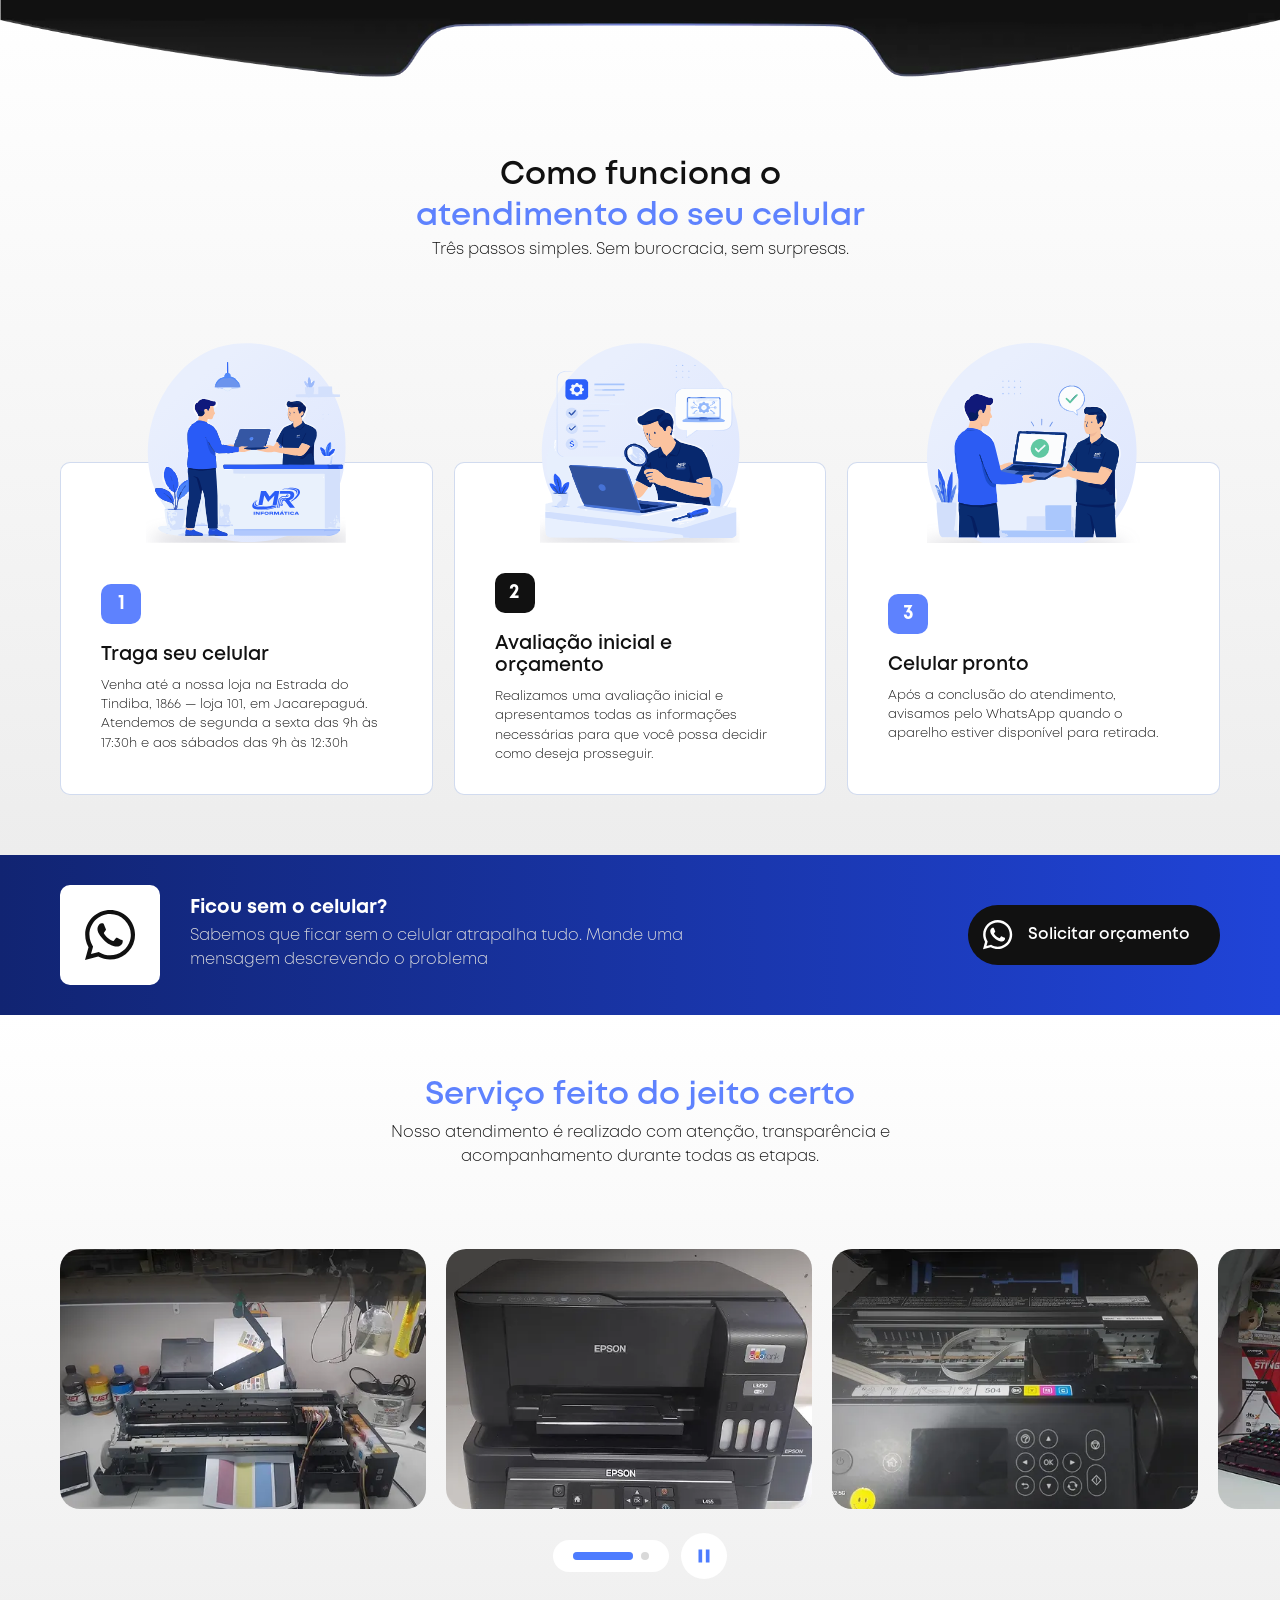
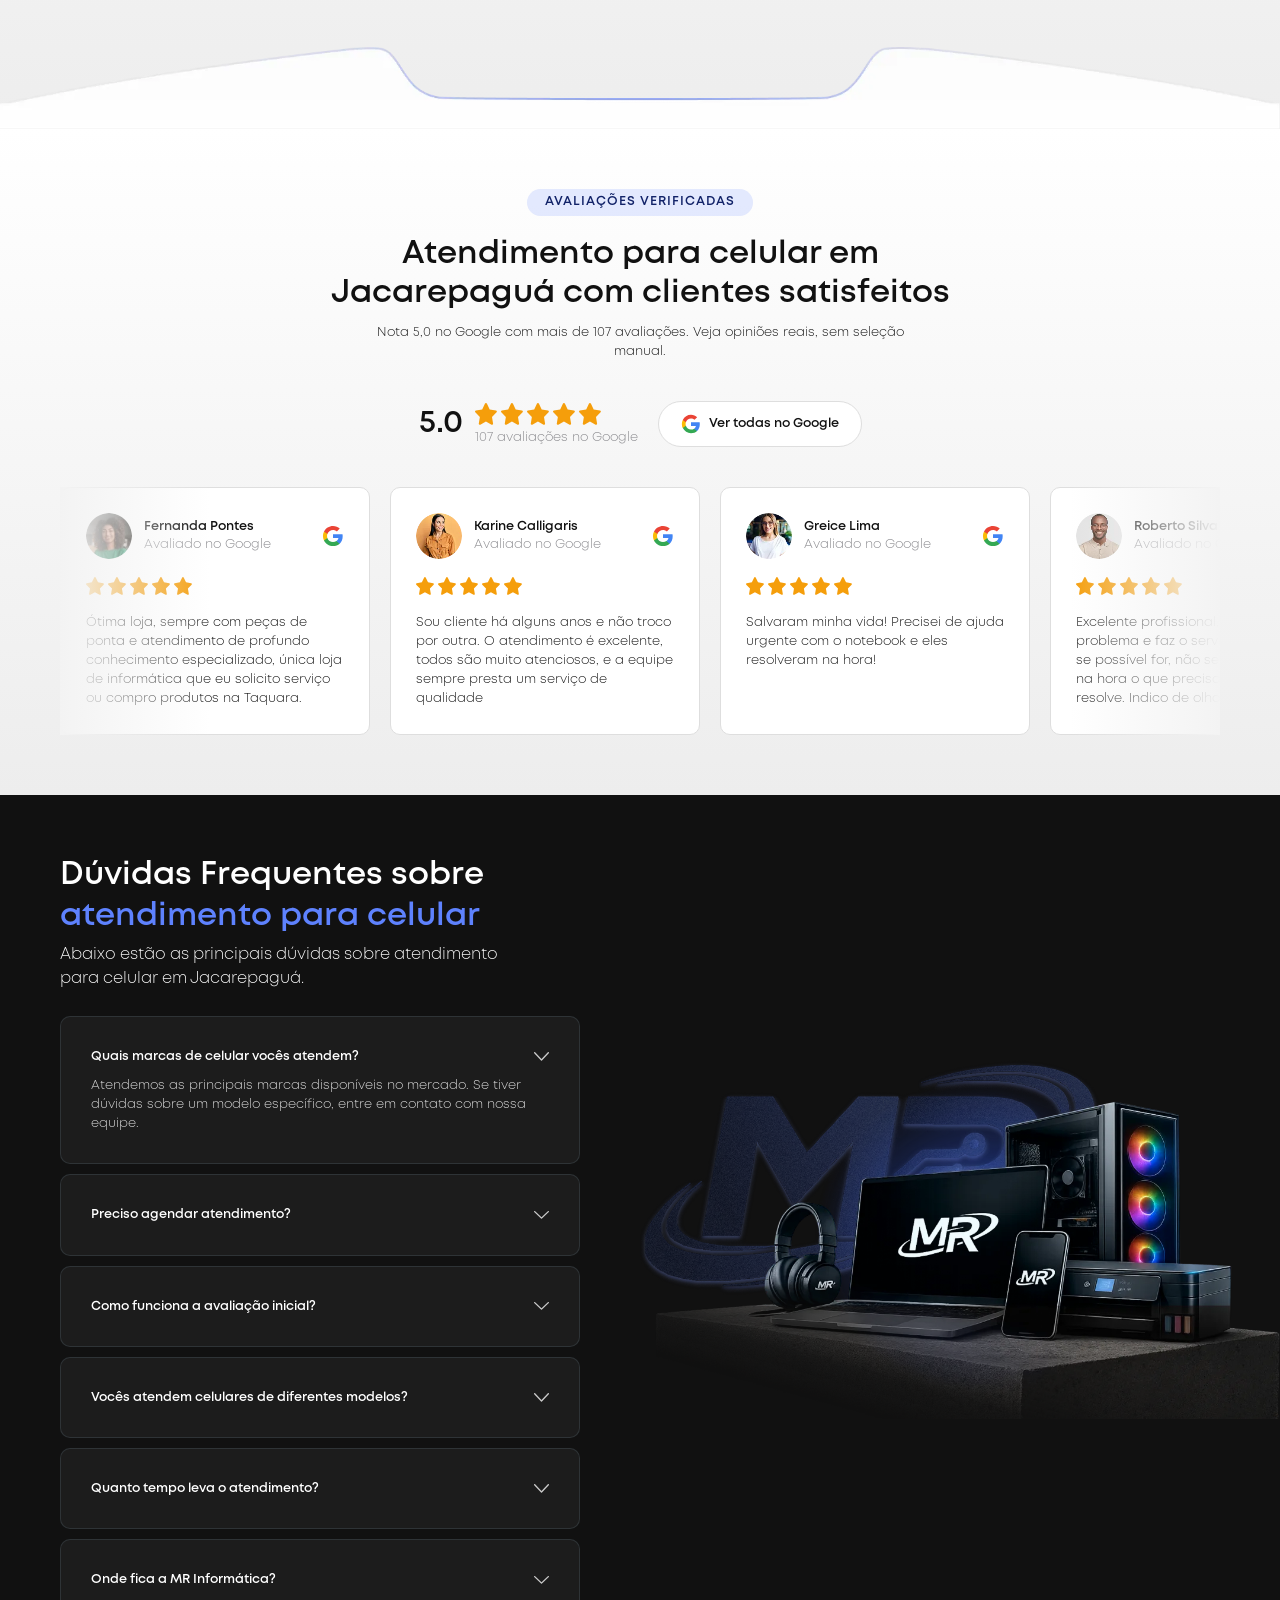
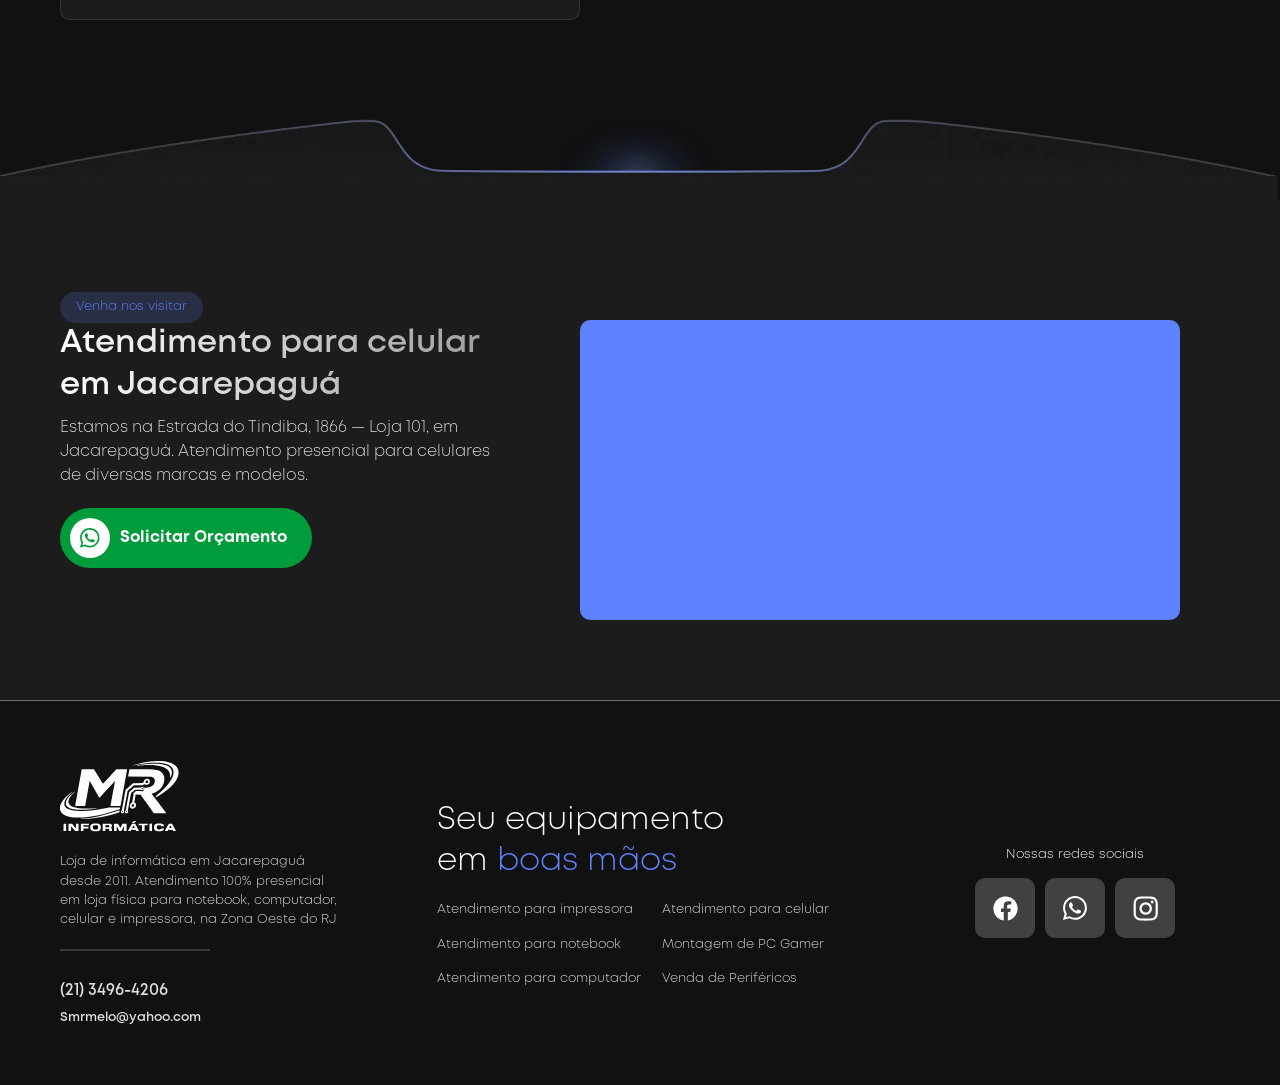
<file: atendimento-celular.html>
<!DOCTYPE html>
<html lang="pt-BR">

<head>
<!-- Google tag (gtag.js) -->
<script async src="https://www.googletagmanager.com/gtag/js?id=AW-11391960768"></script>
<script>
window.dataLayer = window.dataLayer || [];
function gtag(){dataLayer.push(arguments);}
gtag('js', new Date());
gtag('config', 'AW-11391960768');
gtag('config', 'AW-11391960768/SzyzCOiR5eMcEMCNjrgq', {
  'phone_conversion_number': '(21) 3496-4206'
});
</script>

<!-- Google Tag Manager -->
<script>(function(w,d,s,l,i){w[l]=w[l]||[];w[l].push({'gtm.start':
new Date().getTime(),event:'gtm.js'});var f=d.getElementsByTagName(s)[0],
j=d.createElement(s),dl=l!='dataLayer'?'&l='+l:'';j.async=true;j.src=
'https://www.googletagmanager.com/gtm.js?id='+i+dl;f.parentNode.insertBefore(j,f);
})(window,document,'script','dataLayer','GTM-P5TNDQMR');</script>
<!-- End Google Tag Manager -->

  <meta charset="UTF-8">

  <meta name="HandheldFriendly" content="true">
  <meta http-equiv="X-UA-Compatible" content="IE=edge">
  <meta name="viewport" content="width=device-width, initial-scale=1">
  <meta name="robots" content="index, follow">

  <title>Atendimento para celular em Jacarepaguá | MR Informática</title>
  <meta property="og:title" content="Atendimento para celular em Jacarepaguá | MR Informática">

  <meta name="description" content="Atendimento para celulares em Jacarepaguá, com avaliação inicial, atendimento presencial e suporte para diversas marcas e modelos.">
  <meta property="og:description" content="Atendimento para celulares em Jacarepaguá, com avaliação inicial, atendimento presencial e suporte para diversas marcas e modelos.">

  <meta name="theme-color" content="#FFFFFF">
  <meta name="msapplication-TileColor" content="#FFFFFF">
  <meta name="msapplication-navbutton-color" content="#FFFFFF">
  <meta name="apple-mobile-web-app-status-bar-style" content="#FFFFFF">

  <link rel="apple-touch-icon" sizes="180x180" href="./assets/files/favicons/apple-touch-icon.png" />
  <link rel="icon" type="image/svg+xml" href="./assets/files/favicons/favicon.svg" />
  <link rel="icon" type="image/png" sizes="96x96" href="./assets/files/favicons/favicon-96x96.png" />
  <link rel="icon" type="image/png" sizes="192x192" href="./assets/files/favicons/web-app-manifest-192x192.png" />

  <link rel="shortcut icon" href="./assets/files/favicons/favicon.ico">
  <link rel="manifest" href="./assets/files/favicons/site.webmanifest">
  <link rel="canonical" href="https://www.mrinformaticaeletronica.com.br/atendimento-celular.html" />
  <meta property="og:url" content="https://www.mrinformaticaeletronica.com.br/atendimento-celular.html" />
  <meta property="og:type" content="website" />
  <meta property="og:locale" content="pt_BR" />

  <meta property="og:image" content="https://www.mrinformaticaeletronica.com.br/assets/files/images/imagem-prinicpal-MRInformatica.webp" />
  <meta property="og:image:width" content="1200" />
  <meta property="og:image:height" content="630" />

  <meta name="twitter:card" content="summary_large_image" />
  <meta name="twitter:title" content="Atendimento para celular em Jacarepaguá | MR Informática" />
  <meta name="twitter:description" content="Atendimento para celulares em Jacarepaguá, com avaliação inicial, atendimento presencial e suporte para diversas marcas e modelos." />
  <meta name="twitter:image" content="https://www.mrinformaticaeletronica.com.br/assets/files/images/imagem-prinicpal-MRInformatica.webp" />

  <meta name="author" content="MR Informática">
  <meta name="application-name" content="MR Informática">
  <meta property="og:site_name" content="MR Informática">
  <meta name="apple-mobile-web-app-title" content="MR Informática">

  <link href="./assets/css/pages/index/index.css" rel="stylesheet" />

  <script type="application/ld+json">
{
  "@context": "https://schema.org",
  "@graph": [
    {
      "@type": "LocalBusiness",
      "@id": "https://www.mrinformaticaeletronica.com.br/#localbusiness",
      "name": "MR Informática",
      "url": "https://www.mrinformaticaeletronica.com.br/",
      "logo": "https://www.mrinformaticaeletronica.com.br/assets/files/images/logo-MR.svg",
      "image": "https://www.mrinformaticaeletronica.com.br/assets/files/images/imagem-prinicpal-MRInformatica.webp",
      "description": "Loja de informática em Jacarepaguá, Zona Oeste do Rio de Janeiro: atendimento para notebook, computador, celular e impressora, além de montagem de PC Gamer e venda de periféricos.",
      "telephone": "+55 21 97320-6461",
      "email": "Smrmelo@yahoo.com",
      "priceRange": "$$",
      "address": {
        "@type": "PostalAddress",
        "streetAddress": "Estrada do Tindiba, 1866, Loja 101",
        "addressLocality": "Rio de Janeiro",
        "addressRegion": "RJ",
        "postalCode": "22745-002",
        "addressCountry": "BR"
      },
      "openingHoursSpecification": [
        {
          "@type": "OpeningHoursSpecification",
          "dayOfWeek": [
            "Monday",
            "Tuesday",
            "Wednesday",
            "Thursday",
            "Friday"
          ],
          "opens": "09:00",
          "closes": "17:30"
        },
        {
          "@type": "OpeningHoursSpecification",
          "dayOfWeek": [
            "Saturday"
          ],
          "opens": "09:00",
          "closes": "12:30"
        }
      ],
      "areaServed": {
        "@type": "AdministrativeArea",
        "name": "Jacarepaguá e Zona Oeste do Rio de Janeiro"
      },
      "sameAs": [
        "https://www.instagram.com/_mrinformatica/"
      ],
      "hasOfferCatalog": {
        "@type": "OfferCatalog",
        "name": "Serviços MR Informática",
        "itemListElement": [
          {
            "@type": "Offer",
            "itemOffered": {
              "@type": "Service",
              "name": "Atendimento para notebook",
              "url": "https://www.mrinformaticaeletronica.com.br/atendimento-notebook.html"
            }
          },
          {
            "@type": "Offer",
            "itemOffered": {
              "@type": "Service",
              "name": "Atendimento para computador",
              "url": "https://www.mrinformaticaeletronica.com.br/atendimento-computador.html"
            }
          },
          {
            "@type": "Offer",
            "itemOffered": {
              "@type": "Service",
              "name": "Atendimento para celular",
              "url": "https://www.mrinformaticaeletronica.com.br/atendimento-celular.html"
            }
          },
          {
            "@type": "Offer",
            "itemOffered": {
              "@type": "Service",
              "name": "Atendimento para impressora",
              "url": "https://www.mrinformaticaeletronica.com.br/atendimento-impressora.html"
            }
          },
          {
            "@type": "Offer",
            "itemOffered": {
              "@type": "Service",
              "name": "Montagem de PC Gamer",
              "url": "https://www.mrinformaticaeletronica.com.br/montagem-pc-gamer.html"
            }
          },
          {
            "@type": "Offer",
            "itemOffered": {
              "@type": "Service",
              "name": "Venda de Periféricos",
              "url": "https://www.mrinformaticaeletronica.com.br/venda-perifericos.html"
            }
          }
        ]
      }
    },
    {
      "@type": "WebSite",
      "@id": "https://www.mrinformaticaeletronica.com.br/#website",
      "url": "https://www.mrinformaticaeletronica.com.br/",
      "name": "MR Informática",
      "inLanguage": "pt-BR"
    },
    {
      "@type": "Service",
      "@id": "https://www.mrinformaticaeletronica.com.br/atendimento-celular.html#service",
      "name": "Atendimento para celular",
      "serviceType": "Atendimento para celular",
      "provider": {
        "@id": "https://www.mrinformaticaeletronica.com.br/#localbusiness"
      },
      "areaServed": {
        "@type": "AdministrativeArea",
        "name": "Jacarepaguá e Zona Oeste do Rio de Janeiro"
      },
      "description": "Serviço de atendimento para celular em Jacarepagu para todas as marcas e sistemas."
    },
    {
      "@type": "BreadcrumbList",
      "@id": "https://www.mrinformaticaeletronica.com.br/atendimento-celular.html#breadcrumb",
      "itemListElement": [
        {
          "@type": "ListItem",
          "position": 1,
          "name": "Início",
          "item": "https://www.mrinformaticaeletronica.com.br/"
        },
        {
          "@type": "ListItem",
          "position": 2,
          "name": "Atendimento para celular",
          "item": "https://www.mrinformaticaeletronica.com.br/atendimento-celular.html"
        }
      ]
    }
  ]
}
  </script>

  <script type="application/ld+json">
    {
    "@context": "https://schema.org",
    "@type": "FAQPage",
    "mainEntity": [
        {"@type": "Question", "name": "Tela original ou compatível, qual a diferença?", "acceptedAnswer": {"@type": "Answer", "text": "Tela original tem qualidade máxima de cor, brilho e toque, mas custo mais elevado. A compatível premium tem desempenho próximo ao original por um custo menor. Apresentamos as duas opções no orçamento para você escolher."}},
        {"@type": "Question", "name": "Meu celular caiu na água, ainda tem atendimento?", "acceptedAnswer": {"@type": "Answer", "text": "Muitas vezes, sim, principalmente se você não tentar ligar o celular antes do atendimento. Ligar um celular molhado pode causar curto-circuito. Traga o aparelho o mais rápido possível. Fazemos a avaliação interna e a avaliação inicial para avaliar o dano real."}},
        {"@type": "Question", "name": "Vocês atendem celulares mais caros e modernos?", "acceptedAnswer": {"@type": "Answer", "text": "Sim. Atendemos celulares de todas as marcas e faixas de preço, incluindo os modelos mais recentes e premium do mercado, realizando serviços como tela, bateria, conector e câmera. Envie o modelo do seu aparelho pelo WhatsApp para receber um orçamento mais preciso."}},
        {"@type": "Question", "name": "A bateria do meu celular dura poucas horas, vale trocar?", "acceptedAnswer": {"@type": "Answer", "text": "Sim, na maioria dos casos vale muito a pena. Após 2 ou 3 anos de uso, a bateria perde boa parte da sua capacidade. A troca é simples de resolver e com ótimo custo-benefício, fazendo com que a autonomia do aparelho volte ao normal."}},
        {"@type": "Question", "name": "Quanto tempo demora para trocar a tela de um celular?", "acceptedAnswer": {"@type": "Answer", "text": "Para modelos populares com peças em estoque, a troca costuma ficar pronta no mesmo dia ou em até 24 horas. Para modelos menos comuns, pode ser necessário solicitar a peça (1 a 3 dias úteis)."}},
        {"@type": "Question", "name": "Meus dados ficam seguros durante o atendimento?", "acceptedAnswer": {"@type": "Answer", "text": "Sim. Trocas de tela, bateria, conector e câmera não afetam o armazenamento dos seus arquivos. Se algum procedimento exigir uma redefinição de fábrica, o que é raro, avisamos com antecedência e orientamos você a fazer uma cópia de segurança dos seus dados."}}
    ]
    }
</script>
</head>

<body>
<!-- Google Tag Manager (noscript) -->
<noscript><iframe src="https://www.googletagmanager.com/ns.html?id=GTM-P5TNDQMR"
height="0" width="0" style="display:none;visibility:hidden"></iframe></noscript>
<!-- End Google Tag Manager (noscript) -->

    <header>
  <nav class="navbar" aria-label="Navegação principal">
        <a href="index.html">
            <img class="logo" src="./assets/files/images/logo-MR.svg" alt="MR Informática" loading="eager">
        </a>
        <div class="opcoes">
            <div class="expandir"><a href="./index.html" class="opcao" aria-label="Ir para a página inicial"><p>Inicio</p></a></div>
            <div class="expandir">
                <button class="opcao">
                    <p>Serviços</p>
                    <svg viewBox="0 0 7 5" xmlns="http://www.w3.org/2000/svg">
                        <path
                            d="M6.89676 1.20753L3.88221 4.41049C3.67498 4.63068 3.32505 4.63068 3.11781 4.41049L0.10324 1.20753C-0.123248 0.966859 0.0473608 0.57196 0.377841 0.57196H6.62213C6.95264 0.57196 7.12325 0.966859 6.89676 1.20753Z">
                        </path>
                    </svg>
                </button>
                <div class="balao areas">
                    <a href="./atendimento-notebook.html" class="botao" aria-label="Acessar página de atendimento para notebook">
                      <img src="./assets/files/images/icone-servico-notebook-loja.svg" alt="Ícone de atendimento para notebook" loading="lazy" decoding="async">
                      <p>Atendimento para notebook</p>
                    </a>
                    <a href="./atendimento-computador.html" class="botao" aria-label="Acessar página de atendimento para computador">
                      <img src="./assets/files/images/icone-servico-computador-loja.svg" alt="Ícone de atendimento para computador" loading="lazy" decoding="async">
                      <p>Atendimento para computador</p>
                    </a>
                    <a href="./atendimento-celular.html" class="botao" aria-label="Acessar página de atendimento para celular">
                      <img src="./assets/files/images/icone-servico-celular-loja.svg" alt="Ícone de atendimento para celular" loading="lazy" decoding="async">
                      <p>Atendimento para celular</p>
                    </a>
                    <a href="./atendimento-impressora.html" class="botao" aria-label="Acessar página de atendimento para impressora">
                      <img src="./assets/files/images/icone-servico-impressora-loja.svg" alt="Ícone de atendimento para impressora" loading="lazy" decoding="async">
                      <p>Atendimento para impressora</p>
                    </a>
                    <a href="./montagem-pc-gamer.html" class="botao" aria-label="Acessar página de montagem de pc gamer">
                      <img src="./assets/files/images/icone-montagem-pc-gamer.svg" alt="Ícone de montagem de PC Gamer" loading="lazy" decoding="async">
                      <p>Montagem de PC Gamer</p>
                    </a>
                    <a href="./venda-perifericos.html" class="botao" aria-label="Acessar página de venda de periféricos">
                      <img src="./assets/files/images/icone-venda-de-perifericos.svg" alt="Ícone de venda de periféricos" loading="lazy" decoding="async">
                      <p>Venda de Periféricos</p>
                    </a>
                </div>
            </div>
            <div class="expandir"><a href="./index.html#como-funciona" class="opcao" aria-label="Ver como funciona o atendimento"><p>Como funciona</p></a></div>
<div class="expandir"><a href="./quem-somos.html" class="opcao" aria-label="Acessar página de Quem somos"><p>Quem somos</p></a></div>
            <button class="destaque btn-whatsapp" data-phone="5521973206461" data-message="" aria-label="Entrar em contato pelo WhatsApp com a MR informática">
                Entrar em contato
            </button>
        </div>
        <button class="destaque btn-whatsapp" data-phone="5521973206461" data-message="" aria-label="Entrar em contato pelo WhatsApp com a MR informática">
            Entrar em contato
        </button>
        <button class="menu" aria-label="Menu principal">
            <span class="um"></span>
            <span class="dois"></span>
        </button>
    </nav>
</header>
<main>

    <!-- 
    seção apresentação 
  -->
    <section class="apresentacao">
        <!-- Texto -->
        <div class="texto">
            <nav class="breadcrumb" aria-label="Breadcrumb">
                <a class="rota" href="./index.html">Início</a>
                <span aria-hidden="true">›</span>
                <span>Atendimento para celular</span>
            </nav>
            <div class="tag tag-servico">
                <img src="./assets/files/images/icone-estrela.svg" alt="" loading="lazy" decoding="async">
                <p class="tag-label">Loja de informática</p>
            </div>
            <h1 class="titulo-celular">Atendimento para celular em Jacarepaguá</h1>
            <p class="descricao-celular">Mais de 15 anos oferecendo atendimento presencial para celulares em Jacarepaguá,
                 com avaliação inicial e acompanhamento em todas as etapas.</p>
            <div class="botoes">
                <button class="btn btn-whatsapp" data-phone="5521973206461" data-message="Olá, gostaria de solicitar um orçamento." aria-label="Solicitar orçamento pelo WhatsApp">

                    <div class="icone">
                        <img src="./assets/files/images/icone-whatsapp-verde.svg" alt="WhatsApp" loading="lazy" decoding="async">
                    </div>

                    <h3>Solicitar Orçamento</h3>
                </button>

                <a class="btn btn-servicos" href="#servicos">
                    <div class="icone">
                        <img src="./assets/files/images/icone-servicos.svg" alt="Serviços" loading="lazy" decoding="async">
                    </div>

                    <h3>Ver Serviços</h3>
                </a>
            </div>
        </div>
        <!-- Imagem -->
        <div class="imagem">
            <div class="quadro">
                <div class="glow"></div>
                <img src="./assets/files/images/icone-servico-celular.svg" alt="Ícone de serviço de celular" loading="lazy" decoding="async">
            </div>
            <img src="./assets/files/images/celular-mrinformatica.webp" class="nuvem nuvem-servico" alt="Atendimento para celular em Jacarepaguá" loading="eager" fetchpriority="high" decoding="async">
        </div>

        <img src="./assets/files/images/divisor-MRinformatica.webp" class="divisor-MRinformatica" alt="" loading="lazy" decoding="async">
    </section>


    <!-- 
    seção servicos 
  -->
    <section id="servicos" class="servicos animar">
        <!-- Titulo -->
        <div class="titulo-servicos">
            <div class="tag">
                <h3>O que fazemos</h3>
            </div>
            <h2 class="titulo-celular">Atendimento para celulares e smartphones em Jacarepaguá</h2>
            <p class="descricao-celular">Realizamos os principais atendimentos epara celulares de diversas marcas e modelos.
                 Nossa equipe oferece avaliação inicial e orientações claras para cada situação, sempre com transparência.</p>
        </div>
        <!-- Quadros -->
        <div class="quadros-servicos">
            <div class="quadro quadro-pagina-servico">
                <div class="icone">
                    <img src="./assets/files/images/icone-tela-celular.svg"
                        alt="Ícone de tela de celular" loading="lazy" decoding="async">
                </div>
                <div class="texto texto-pagina-servico">
                    <h3>Tela</h3>
                    <p>Atendimento para aparelhos de diferentes marcas, modelos e tecnologias de tela.</p>
                </div>
            </div>
            <div class="quadro quadro-pagina-servico">
                <div class="icone">
                    <img src="./assets/files/images/icone-bateria-celular.svg"
                        alt="Ícone de bateria de celular" loading="lazy" decoding="async">
                </div>
                <div class="texto texto-pagina-servico">
                    <h3><strong>Bateria</strong></h3>
                    <p>Soluções relacionadas ao funcionamento e à utilização da bateria em diferentes dispositivos.</p>
                </div>
            </div>
            <div class="quadro quadro-pagina-servico">
                <div class="icone">
                    <img src="./assets/files/images/icone-conector-celular.svg"
                        alt="Ícone de Conector de carga de celular" loading="lazy" decoding="async">
                </div>
                <div class="texto texto-pagina-servico">
                    <h3><strong>Conector de carga</strong></h3>
                    <p>Atendimento para diferentes recursos e características dos aparelhos.
                    </p>
                </div>
            </div>
            <div class="quadro quadro-pagina-servico">
                <div class="icone">
                    <img src="./assets/files/images/icone-botao-celular.svg"
                        alt="Ícone de botões de celular" loading="lazy" decoding="async">
                </div>
                <div class="texto texto-pagina-servico">
                    <h3>Botões</h3>
                    <p>Atendimento para diversos modelos de smartphones.</p>
                </div>
            </div>
            <div class="quadro quadro-pagina-servico">
                <div class="icone">
                    <img src="./assets/files/images/icone-alto-falante-celular.svg"
                        alt="Ícone de alto-falante e microfone de celular" loading="lazy" decoding="async">
                </div>
                <div class="texto texto-pagina-servico">
                    <h3>Alto-falante e microfone</h3>
                    <p>Orientação para aparelhos com diferentes recursos de áudio e comunicação
                    </p>
                </div>
            </div>
            <div class="quadro quadro-pagina-servico">
                <div class="icone">
                    <img src="./assets/files/images/icone-sinal-celular.svg"
                        alt="Ícone de atendimento de antena e sinal de celular" loading="lazy" decoding="async">
                </div>
                <div class="texto texto-pagina-servico">
                    <h3>Atendimento de Antena e Sinal</h3>
                    <p>ajuste de sinal para chamadas, Wi-Fi, Bluetooth e GPS do aparelho</p>
                </div>
            </div>
        </div>
    </section>


    <!-- 
    seção etapas (Como funciona) 
  -->
    <section class="etapas etapas-pagina-servico">
        <img src="./assets/files/images/divisor-MRinformatica.webp" class="divisor-MRinformatica" alt="" loading="lazy" decoding="async">

        <div class="titulo">
            <h2 class="titulo-celular">Como funciona o <span>atendimento do seu celular</span></h2>
            <p>Três passos simples. Sem burocracia, sem surpresas.</p>
        </div>
        <div class="itens">
            <div class="item"><img src="./assets/files/images/ilustracao-passo-um.svg" alt="Ilustração do primeiro passo do atendimento" loading="lazy" decoding="async">
                <h4>1</h4>
                <h3>Traga seu celular</h3>
                <p>Venha até a nossa loja na Estrada do Tindiba, 1866 — loja 101, em Jacarepaguá. Atendemos de segunda a
                    sexta das 9h às 17:30h e aos sábados das 9h às 12:30h</p>
            </div>
            <div class="item"><img src="./assets/files/images/ilustracao-passo-dois.svg" alt="Ilustração do segundo passo do atendimento" loading="lazy" decoding="async">
                <h4>2</h4>
                <h3>Avaliação inicial e orçamento</h3>
                <p>Realizamos uma avaliação inicial e apresentamos
                     todas as informações necessárias para que você possa decidir como deseja prosseguir.</p>
            </div>
            <div class="item"><img src="./assets/files/images/ilustracao-passo-tres.svg" alt="Ilustração do terceiro passo do atendimento" loading="lazy" decoding="async">
                <h4>3</h4>
                <h3>Celular pronto</h3>
                <p>Após a conclusão do atendimento, avisamos pelo WhatsApp quando o aparelho estiver disponível para retirada.</p>
            </div>
        </div>
    </section>

    <section class="cta">
        <div class="quadro">
            <div class="imagem">
                <img src="./assets/files/images/icone-whatsapp-preto.svg" alt="WhatsApp" loading="lazy" decoding="async">
            </div>
            <div class="texto">
                <h3>Ficou sem o celular?</h3>
                <p>Sabemos que ficar sem o celular atrapalha tudo. Mande uma mensagem descrevendo o problema</p>
            </div>
            <button class="btn-whatsapp" data-phone="5521973206461" data-message="Olá, gostaria de solicitar um orçamento." aria-label="Solicitar orçamento pelo WhatsApp">
                <div class="icone">
                    <img src="./assets/files/images/icone-whatsApp-branco.svg" alt="WhatsApp" loading="lazy" decoding="async">
                </div> Solicitar orçamento
            </button>
        </div>
    </section>
    <!-- 
    seção trabalhos
  -->
    <section class="trabalhos">
        <div class="titulo">
            <h2><span>Serviço feito do jeito certo</span></h2>
            <p>
                Nosso atendimento é realizado com atenção, transparência e acompanhamento durante todas as etapas.
            </p>
        </div>
    <div class="slider">
    <div class="listaTrabalhos">
        <div class="card">
          <img src="./assets/files/images/impressora-jato-de-tinta.webp"
            alt="Impressora jato de tinta" loading="lazy" decoding="async">
        </div>

        <div class="card">
          <img src="./assets/files/images/impressora.webp"
            alt="Impressora" loading="lazy" decoding="async">
        </div>

        <div class="card">
          <img src="./assets/files/images/impressora-multifuncional.webp"
            alt="Impressora multifuncional" loading="lazy" decoding="async">
        </div>

        <div class="card">
          <img src="./assets/files/images/computador-gamer.webp"
            alt="Computador gamer" loading="lazy" decoding="async">
        </div>

        <div class="card">
          <img src="./assets/files/images/smartphone-moderno.webp"
            alt="Smartphone" loading="lazy" decoding="async">
        </div>

        <div class="card">
          <img src="./assets/files/images/loja-informatica.webp"
            alt="Loja de informática" loading="lazy" decoding="async">
        </div>
      </div>
    </div>

        <div class="controles">

            <div class="indicadores"></div>

            <button class="pause" aria-label="Pausar carrossel">
                <svg viewBox="0 0 24 24" width="50" height="50">
                    <path fill="currentColor" d="M6 5h4v14H6zm8 0h4v14h-4z">
                    </path>
                </svg>
            </button>

        </div>

        <img src="./assets/files/images/divisor-branco.webp" class="divisor-branco" alt="" loading="lazy" decoding="async">
    </section>




    <!-- 
    seção depoimentos 
  -->
    <section class="depoimentos animar">
        <!-- Titulo -->
        <div class="titulo-avaliacoes">
            <div class="tag">
                <h3>AVALIAÇÕES VERIFICADAS</h3>
            </div>
            <h2 class="titulo-celular">Atendimento para celular em Jacarepaguá com clientes satisfeitos</h2>
            <p>Nota 5,0 no Google com mais de 107 avaliações. Veja opiniões reais, sem seleção manual.
            </p>
        </div>
        <!-- Resumo -->
        <div class="resumo-google">
            <div class="nota">
                <h3>5.0</h3>
                <div class="estrelas-nota">
                    <div class="estrelas">
                        <img src="./assets/files/images/icone-estrela-laranja.svg" alt="Ícone de estrela de avaliação" loading="lazy" decoding="async">
                        <img src="./assets/files/images/icone-estrela-laranja.svg" alt="Ícone de estrela de avaliação" loading="lazy" decoding="async">
                        <img src="./assets/files/images/icone-estrela-laranja.svg" alt="Ícone de estrela de avaliação" loading="lazy" decoding="async">
                        <img src="./assets/files/images/icone-estrela-laranja.svg" alt="Ícone de estrela de avaliação" loading="lazy" decoding="async">
                        <img src="./assets/files/images/icone-estrela-laranja.svg" alt="Ícone de estrela de avaliação" loading="lazy" decoding="async">
                    </div>
                    <p>107 avaliações no Google</p>
                </div>
            </div>
            <a href="https://share.google/bujreLpOrjqT5WpYq" target="_blank" class="btn-google">
                <img src="./assets/files/images/icone-google.svg" alt="Google" loading="lazy" decoding="async">
                <p>Ver todas no Google</p>
            </a>
        </div>
        <!-- Slide -->
        <div class="slide-avaliacoes">
            <div class="sombra um"></div>
            <div class="sombra dois"></div>
            <div class="itens-avaliacoes">
                <!-- Avaliação 1 -->
                <div class="item">
                <div class="cabecalho-avaliacao">
                    <div class="perfil">
                    <div class="foto" style="background-image: url('./assets/files/images/foto-pessoa-2.webp');"></div>
                    <div class="info">
                        <h3>Fernanda Pontes</h3>
                        <h4>Avaliado no Google</h4>
                    </div>
                    </div>
                    <img class="icone-google" src="./assets/files/images/icone-google.svg" alt="Google" loading="lazy" decoding="async">
                </div>
                <div class="estrelas">
                    <img src="./assets/files/images/icone-estrela-laranja.svg" alt="Ícone de estrela de avaliação" loading="lazy" decoding="async">
                    <img src="./assets/files/images/icone-estrela-laranja.svg" alt="Ícone de estrela de avaliação" loading="lazy" decoding="async">
                    <img src="./assets/files/images/icone-estrela-laranja.svg" alt="Ícone de estrela de avaliação" loading="lazy" decoding="async">
                    <img src="./assets/files/images/icone-estrela-laranja.svg" alt="Ícone de estrela de avaliação" loading="lazy" decoding="async">
                    <img src="./assets/files/images/icone-estrela-laranja.svg" alt="Ícone de estrela de avaliação" loading="lazy" decoding="async">
                </div>
                <p>Ótima loja, sempre com peças de ponta e atendimento de profundo conhecimento especializado, única loja de
                    informática que eu solicito serviço ou compro produtos na Taquara.</p>
                </div>
                <!-- Avaliação 2 -->
                <div class="item">
                <div class="cabecalho-avaliacao">
                    <div class="perfil">
                    <div class="foto" style="background-image: url('./assets/files/images/foto-pessoa-6.webp');"></div>
                    <div class="info">
                        <h3>Karine Calligaris</h3>
                        <h4>Avaliado no Google</h4>
                    </div>
                    </div>
                    <img class="icone-google" src="./assets/files/images/icone-google.svg" alt="Google" loading="lazy" decoding="async">
                </div>
                <div class="estrelas">
                    <img src="./assets/files/images/icone-estrela-laranja.svg" alt="Ícone de estrela de avaliação" loading="lazy" decoding="async">
                    <img src="./assets/files/images/icone-estrela-laranja.svg" alt="Ícone de estrela de avaliação" loading="lazy" decoding="async">
                    <img src="./assets/files/images/icone-estrela-laranja.svg" alt="Ícone de estrela de avaliação" loading="lazy" decoding="async">
                    <img src="./assets/files/images/icone-estrela-laranja.svg" alt="Ícone de estrela de avaliação" loading="lazy" decoding="async">
                    <img src="./assets/files/images/icone-estrela-laranja.svg" alt="Ícone de estrela de avaliação" loading="lazy" decoding="async">
                </div>
                <p>Sou cliente há alguns anos e não troco por outra. O atendimento é excelente, todos são muito atenciosos, e a equipe sempre presta um serviço de qualidade</p>
                </div>
                <!-- Avaliação 3 -->
                <div class="item">
                <div class="cabecalho-avaliacao">
                    <div class="perfil">
                    <div class="foto" style="background-image: url('./assets/files/images/foto-pessoa-7.webp');"></div>
                    <div class="info">
                        <h3>Greice Lima</h3>
                        <h4>Avaliado no Google</h4>
                    </div>
                    </div>
                    <img class="icone-google" src="./assets/files/images/icone-google.svg" alt="Google" loading="lazy" decoding="async">
                </div>
                <div class="estrelas">
                    <img src="./assets/files/images/icone-estrela-laranja.svg" alt="Ícone de estrela de avaliação" loading="lazy" decoding="async">
                    <img src="./assets/files/images/icone-estrela-laranja.svg" alt="Ícone de estrela de avaliação" loading="lazy" decoding="async">
                    <img src="./assets/files/images/icone-estrela-laranja.svg" alt="Ícone de estrela de avaliação" loading="lazy" decoding="async">
                    <img src="./assets/files/images/icone-estrela-laranja.svg" alt="Ícone de estrela de avaliação" loading="lazy" decoding="async">
                    <img src="./assets/files/images/icone-estrela-laranja.svg" alt="Ícone de estrela de avaliação" loading="lazy" decoding="async">
                </div>
                <p>Salvaram minha vida!
                    Precisei de ajuda urgente com o notebook e eles resolveram na hora!</p>
                </div>
                <!-- Avaliação 4 -->
                <div class="item">
                <div class="cabecalho-avaliacao">
                    <div class="perfil">
                    <div class="foto" style="background-image: url('./assets/files/images/foto-pessoa-5.webp');"></div>
                    <div class="info">
                        <h3>Roberto Silva</h3>
                        <h4>Avaliado no Google</h4>
                    </div>
                    </div>
                    <img class="icone-google" src="./assets/files/images/icone-google.svg" alt="Google" loading="lazy" decoding="async">
                </div>
                <div class="estrelas">
                    <img src="./assets/files/images/icone-estrela-laranja.svg" alt="Ícone de estrela de avaliação" loading="lazy" decoding="async">
                    <img src="./assets/files/images/icone-estrela-laranja.svg" alt="Ícone de estrela de avaliação" loading="lazy" decoding="async">
                    <img src="./assets/files/images/icone-estrela-laranja.svg" alt="Ícone de estrela de avaliação" loading="lazy" decoding="async">
                    <img src="./assets/files/images/icone-estrela-laranja.svg" alt="Ícone de estrela de avaliação" loading="lazy" decoding="async">
                    <img src="./assets/files/images/icone-estrela-laranja.svg" alt="Ícone de estrela de avaliação" loading="lazy" decoding="async">
                </div>
                <p>Excelente profissional, não inventa problema e faz o serviço na sua frente se possível for, não sendo ele
                    mostra na hora o que precisa ser feito e resolve. Indico de olhos fechados</p>
                </div>
                <!-- Avaliação 5 -->
                <div class="item">
                <div class="cabecalho-avaliacao">
                    <div class="perfil">
                    <div class="foto" style="background-image: url('./assets/files/images/foto-pessoa-4.webp');"></div>
                    <div class="info">
                        <h3>Juliana Matos</h3>
                        <h4>Avaliado no Google</h4>
                    </div>
                    </div>
                    <img class="icone-google" src="./assets/files/images/icone-google.svg" alt="Google" loading="lazy" decoding="async">
                </div>
                <div class="estrelas">
                    <img src="./assets/files/images/icone-estrela-laranja.svg" alt="Ícone de estrela de avaliação" loading="lazy" decoding="async">
                    <img src="./assets/files/images/icone-estrela-laranja.svg" alt="Ícone de estrela de avaliação" loading="lazy" decoding="async">
                    <img src="./assets/files/images/icone-estrela-laranja.svg" alt="Ícone de estrela de avaliação" loading="lazy" decoding="async">
                    <img src="./assets/files/images/icone-estrela-laranja.svg" alt="Ícone de estrela de avaliação" loading="lazy" decoding="async">
                    <img src="./assets/files/images/icone-estrela-laranja.svg" alt="Ícone de estrela de avaliação" loading="lazy" decoding="async">
                </div>
                <p>Empresa maravilhosa. Profissionais competentes e atenciosos. Deixei meu aparelho com problema, saiu funcionando perfeitamente. Minha gratidão à MR Informática.</p>
                </div>

                <!-- Avaliação 6 -->
                <div class="item">
                <div class="cabecalho-avaliacao">
                    <div class="perfil">
                    <div class="foto" style="background-image: url('./assets/files/images/foto-pessoa-8.webp');"></div>
                    <div class="info">
                        <h3>Thiago Pereira</h3>
                        <h4>Avaliado no Google</h4>
                    </div>
                    </div>
                    <img class="icone-google" src="./assets/files/images/icone-google.svg" alt="Google" loading="lazy" decoding="async">
                </div>
                <div class="estrelas">
                    <img src="./assets/files/images/icone-estrela-laranja.svg" alt="Ícone de estrela de avaliação" loading="lazy" decoding="async">
                    <img src="./assets/files/images/icone-estrela-laranja.svg" alt="Ícone de estrela de avaliação" loading="lazy" decoding="async">
                    <img src="./assets/files/images/icone-estrela-laranja.svg" alt="Ícone de estrela de avaliação" loading="lazy" decoding="async">
                    <img src="./assets/files/images/icone-estrela-laranja.svg" alt="Ícone de estrela de avaliação" loading="lazy" decoding="async">
                    <img src="./assets/files/images/icone-estrela-laranja.svg" alt="Ícone de estrela de avaliação" loading="lazy" decoding="async">
                </div>
                <p>Adorei a loja! Ótimos profissionais e excelente atendimento. Agora, todos os meus computadores são levados para lá.</p>
                </div>

                <!-- Avaliação 7 -->
                <div class="item">
                <div class="cabecalho-avaliacao">
                    <div class="perfil">
                    <div class="foto" style="background-image: url('./assets/files/images/foto-pessoa-3.webp');">

                    </div>
                    <div class="info">
                        <h3>Rodrigo Santos</h3>
                        <h4>Avaliado no Google</h4>
                    </div>
                    </div>
                    <img class="icone-google" src="./assets/files/images/icone-google.svg" alt="Google" loading="lazy" decoding="async">
                </div>
                <div class="estrelas">
                    <img src="./assets/files/images/icone-estrela-laranja.svg" alt="Ícone de estrela de avaliação" loading="lazy" decoding="async">
                    <img src="./assets/files/images/icone-estrela-laranja.svg" alt="Ícone de estrela de avaliação" loading="lazy" decoding="async">
                    <img src="./assets/files/images/icone-estrela-laranja.svg" alt="Ícone de estrela de avaliação" loading="lazy" decoding="async">
                    <img src="./assets/files/images/icone-estrela-laranja.svg" alt="Ícone de estrela de avaliação" loading="lazy" decoding="async">
                    <img src="./assets/files/images/icone-estrela-laranja.svg" alt="Ícone de estrela de avaliação" loading="lazy" decoding="async">
                </div>
                <p>Atendimento para notebook, computador e impressora só faço com o Márcio da Mr informática,empresa de
                    confiança.</p>
                </div>

                <!-- Avaliação 8 -->
                <div class="item">
                <div class="cabecalho-avaliacao">
                    <div class="perfil">
                    <div class="foto" style="background-image: url('./assets/files/images/foto-pessoa-1.webp');"></div>
                    <div class="info">
                        <h3>André Luiz</h3>
                        <h4>Avaliado no Google</h4>
                    </div>
                    </div>
                    <img class="icone-google" src="./assets/files/images/icone-google.svg" alt="Google" loading="lazy" decoding="async">
                </div>
                <div class="estrelas">
                    <img src="./assets/files/images/icone-estrela-laranja.svg" alt="Ícone de estrela de avaliação" loading="lazy" decoding="async">
                    <img src="./assets/files/images/icone-estrela-laranja.svg" alt="Ícone de estrela de avaliação" loading="lazy" decoding="async">
                    <img src="./assets/files/images/icone-estrela-laranja.svg" alt="Ícone de estrela de avaliação" loading="lazy" decoding="async">
                    <img src="./assets/files/images/icone-estrela-laranja.svg" alt="Ícone de estrela de avaliação" loading="lazy" decoding="async">
                    <img src="./assets/files/images/icone-estrela-laranja.svg" alt="Ícone de estrela de avaliação" loading="lazy" decoding="async">
                </div>
                <p>Melhor lugar da taquara para atendimento de computadores e notebook </p>
                </div>
            </div>
            </div>
    </section>


    <section class="duvidas">
        <img src="./assets/files/images/divisor-cor-azul.webp" class="divisor-MRinformatica" alt="" loading="lazy" decoding="async">

        <!-- Texto -->
        <div class="texto">
            <h2>Dúvidas Frequentes sobre <span>atendimento para celular</span></h2>
            <p class="descricao-celular">
                Abaixo estão as principais dúvidas sobre atendimento para celular em Jacarepaguá.
            </p>

            <div class="duvida ativo">
                <div class="nome">
                    <h3>Quais marcas de celular vocês atendem?</h3>
                    <img src="./assets/files/images/icone-setinha.svg" alt="" loading="lazy" decoding="async">
                </div>
                <h4>Atendemos as principais marcas disponíveis no mercado. Se tiver dúvidas sobre um modelo específico, entre em contato com nossa equipe.</h4>
            </div>

            <div class="duvida">
                <div class="nome">
                    <h3>Preciso agendar atendimento?</h3>
                    <img src="./assets/files/images/icone-setinha.svg" alt="" loading="lazy" decoding="async">
                </div>
                <h4>Não é necessário. Você pode visitar nossa loja durante o horário de funcionamento ou falar conosco pelo WhatsApp antes da visita.</h4>
            </div>

            <div class="duvida">
                <div class="nome">
                    <h3>Como funciona a avaliação inicial?</h3>
                    <img src="./assets/files/images/icone-setinha.svg" alt="" loading="lazy" decoding="async">
                </div>
                <h4>A avaliação inicial é realizada presencialmente em nossa loja. Após essa etapa, apresentamos todas as informações necessárias para que você possa decidir como deseja prosseguir.</h4>
            </div>

            <div class="duvida">
                <div class="nome">
                    <h3>Vocês atendem celulares de diferentes modelos?</h3>
                    <img src="./assets/files/images/icone-setinha.svg" alt="" loading="lazy" decoding="async">
                </div>
                <h4>Sim. Atendemos celulares de diferentes marcas e gerações. Caso tenha dúvidas sobre um modelo específico, fale com nossa equipe.</h4>
            </div>

            <div class="duvida">
                <div class="nome">
                    <h3>Quanto tempo leva o atendimento?</h3>
                    <img src="./assets/files/images/icone-setinha.svg" alt="" loading="lazy" decoding="async">
                </div>
                <h4>O prazo pode variar conforme a disponibilidade de atendimento e a avaliação inicial. Informamos todos os detalhes antes de qualquer decisão.</h4>
            </div>

            <div class="duvida">
                <div class="nome">
                    <h3>Onde fica a MR Informática?</h3>
                    <img src="./assets/files/images/icone-setinha.svg" alt="" loading="lazy" decoding="async">
                </div>
                <h4>Estamos na Estrada do Tindiba, 1866, Loja 101, em Jacarepaguá. Nosso atendimento é totalmente presencial durante o horário de funcionamento da loja.</h4>
            </div>
        </div>
        <!-- Imagem -->
        <div class="imagem">
            <img src="./assets/files/images/imagem-prinicpal-MRInformatica.webp" class="nuvem" alt="Loja de informática MR Informática em Jacarepaguá" loading="lazy" decoding="async">
        </div>
    </section>

    <section class="mapa">
        <div class="texto">
            <div class="tag">
                <h3>Venha nos visitar</h3>
            </div>
            <h2 class="titulo-celular">Atendimento para celular em Jacarepaguá</h2>
            <p>Estamos na Estrada do Tindiba, 1866 — Loja 101, em Jacarepaguá. Atendimento presencial para celulares de diversas marcas e modelos.</p>
            <button class="btn-whatsapp" data-phone="5521973206461" data-message="Olá, gostaria de solicitar um orçamento." aria-label="Solicitar orçamento pelo WhatsApp">

                <div class="icone">
                    <img src="./assets/files/images/icone-whatsapp-verde.svg" alt="WhatsApp" loading="lazy" decoding="async">
                </div>

                <h3>Solicitar Orçamento</h3>
            </button>
        </div>
        <div class="mapa">
            <iframe
                src="https://www.google.com/maps/embed?pb=!1m18!1m12!1m3!1d3674.7033371635926!2d-43.37350972531676!3d-22.9243105792428!2m3!1f0!2f0!3f0!3m2!1i1024!2i768!4f13.1!3m3!1m2!1s0x9bd90f60bdd453%3A0xee247031529e9648!2sMr%20informatica!5e0!3m2!1spt-BR!2sbr!4v1781737034847!5m2!1spt-BR!2sbr"
                title="Localização da MR Informática no Google Maps" width="600" height="450" style="border:0;" allowfullscreen="" loading="lazy"
                referrerpolicy="no-referrer-when-downgrade"></iframe>
            <span></span>
        </div>
    </section>

    </main>
<footer>
        <div class="copyright">
            <img src="./assets/files/images/logo-MR.svg" alt="logo roda pé MR informática" loading="lazy" decoding="async">
           <p>Loja de informática em Jacarepaguá desde 2011. Atendimento 100% presencial em loja física
    para notebook, computador, celular e impressora, na Zona Oeste do RJ</p>
            <div class="linha"></div>
            <div class="contatos">
                <a href="tel:+552134964206">
                    <strong>(21) 3496-4206</strong>
                </a>
                <h4>Smrmelo@yahoo.com</h4>

            </div>
        </div>
        <!-- Links -->
        <div class="links">
            <h2>Seu equipamento em <span>boas mãos</span></h2>
            <div class="partes">
                <div class="parte">
                    <a href="./atendimento-impressora.html">Atendimento para impressora</a>
                    <a href="./atendimento-notebook.html">Atendimento para notebook</a>
                    <a href="./atendimento-computador.html">Atendimento para computador</a>
                </div>
                <div class="parte">
                    <a href="./atendimento-celular.html">Atendimento para celular</a>
                    <a href="./montagem-pc-gamer.html">Montagem de PC Gamer</a>
                    <a href="./venda-perifericos.html">Venda de Periféricos</a>
                </div>
            </div>
        </div>
        <!-- Redes -->
        <div class="redes">
            <h3>Nossas redes sociais</h3>
            <div class="botoes">
                <a href="#" target="_blank">
                    <img src="./assets/files/images/icone-facebook.svg" alt="facebook" loading="lazy" decoding="async">
                </a>
                <a class="btn-whatsapp" data-phone="5521973206461" data-message="Olá, gostaria de solicitar um orçamento." aria-label="Solicitar orçamento pelo WhatsApp">
                    <img src="./assets/files/images/icone-whatsapp.svg" alt="WhatsApp" loading="lazy" decoding="async">
                </a>
                <a href="https://www.instagram.com/_mrinformatica?igsh=cGVkb29pbjRwMm9j" target="_blank">
                    <img src="./assets/files/images/icone-instagram.svg" alt="instagram" loading="lazy" decoding="async">
                </a>
            </div>
        </div>
    </footer>
    <!-- 
    scripts 
  -->

   <button class="whatsapp-float btn-whatsapp" data-phone="5521973206461" data-message="" aria-label="Fale conosco pelo WhatsApp">
        <svg viewBox="0 0 32 32" fill="none" xmlns="http://www.w3.org/2000/svg">
            <path fill="#fff"
                d="M16.001 3C8.82 3 3 8.65 3 15.62c0 2.23.6 4.42 1.75 6.35L3 29l7.26-1.9a13.2 13.2 0 0 0 5.74 1.3c7.18 0 13-5.65 13-12.62C29 8.65 23.18 3 16 3Zm0 22.96a10.9 10.9 0 0 1-5.53-1.5l-.4-.24-4.3 1.12 1.15-4.14-.26-.42a10.5 10.5 0 0 1-1.62-5.58c0-5.86 4.93-10.63 10.97-10.63s10.97 4.77 10.97 10.63-4.93 10.76-10.98 10.76Zm6.02-8.1c-.33-.16-1.95-.95-2.25-1.06-.3-.1-.52-.16-.74.16-.22.31-.85 1.06-1.04 1.27-.2.21-.39.24-.72.08-.33-.16-1.39-.5-2.64-1.6-.98-.86-1.64-1.93-1.83-2.25-.19-.31-.02-.48.14-.64.15-.15.33-.39.49-.58.17-.19.22-.31.33-.52.11-.21.06-.39-.03-.55-.08-.16-.74-1.75-1.02-2.4-.27-.64-.55-.55-.74-.56h-.63c-.22 0-.58.08-.88.39-.3.31-1.15 1.11-1.15 2.71s1.18 3.15 1.34 3.37c.16.21 2.3 3.6 5.58 5.04.78.33 1.39.53 1.86.68.78.24 1.49.21 2.05.13.63-.09 1.95-.8 2.22-1.57.27-.78.27-1.44.19-1.57-.08-.13-.3-.21-.63-.37Z" />
        </svg>
    </button>


    <script src="./assets/js/global/global.js"></script>
    <script src="./assets/js/pages/index/nav.js"></script>
    <script src="./assets/js/pages/index/section-slide-avaliacoes.js"></script>
    <script src="./assets/js/pages/index/section-slide.js"></script>
    <script src="./assets/js/pages/index/section-duvidas.js"></script>

    <script src="./assets/js/pages/index/animar-section.js"></script>


</body>

</html>
</file>
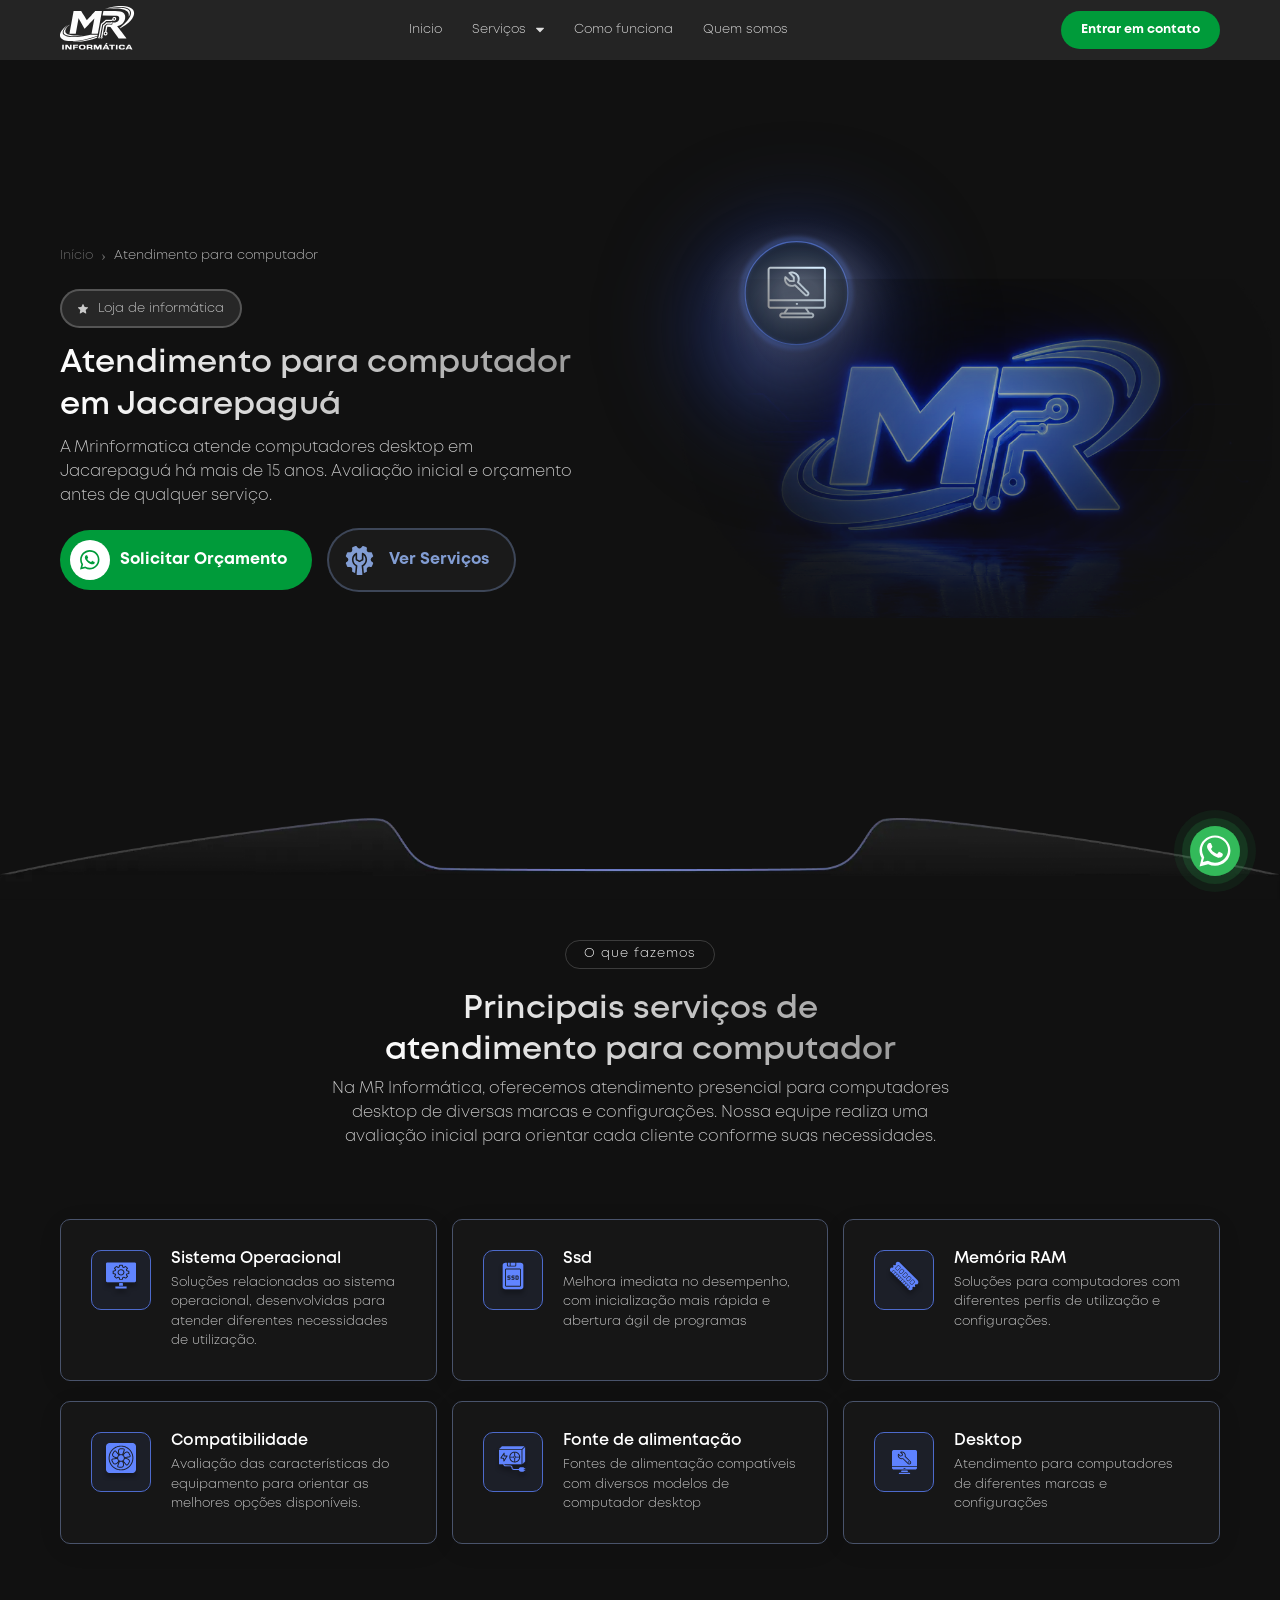
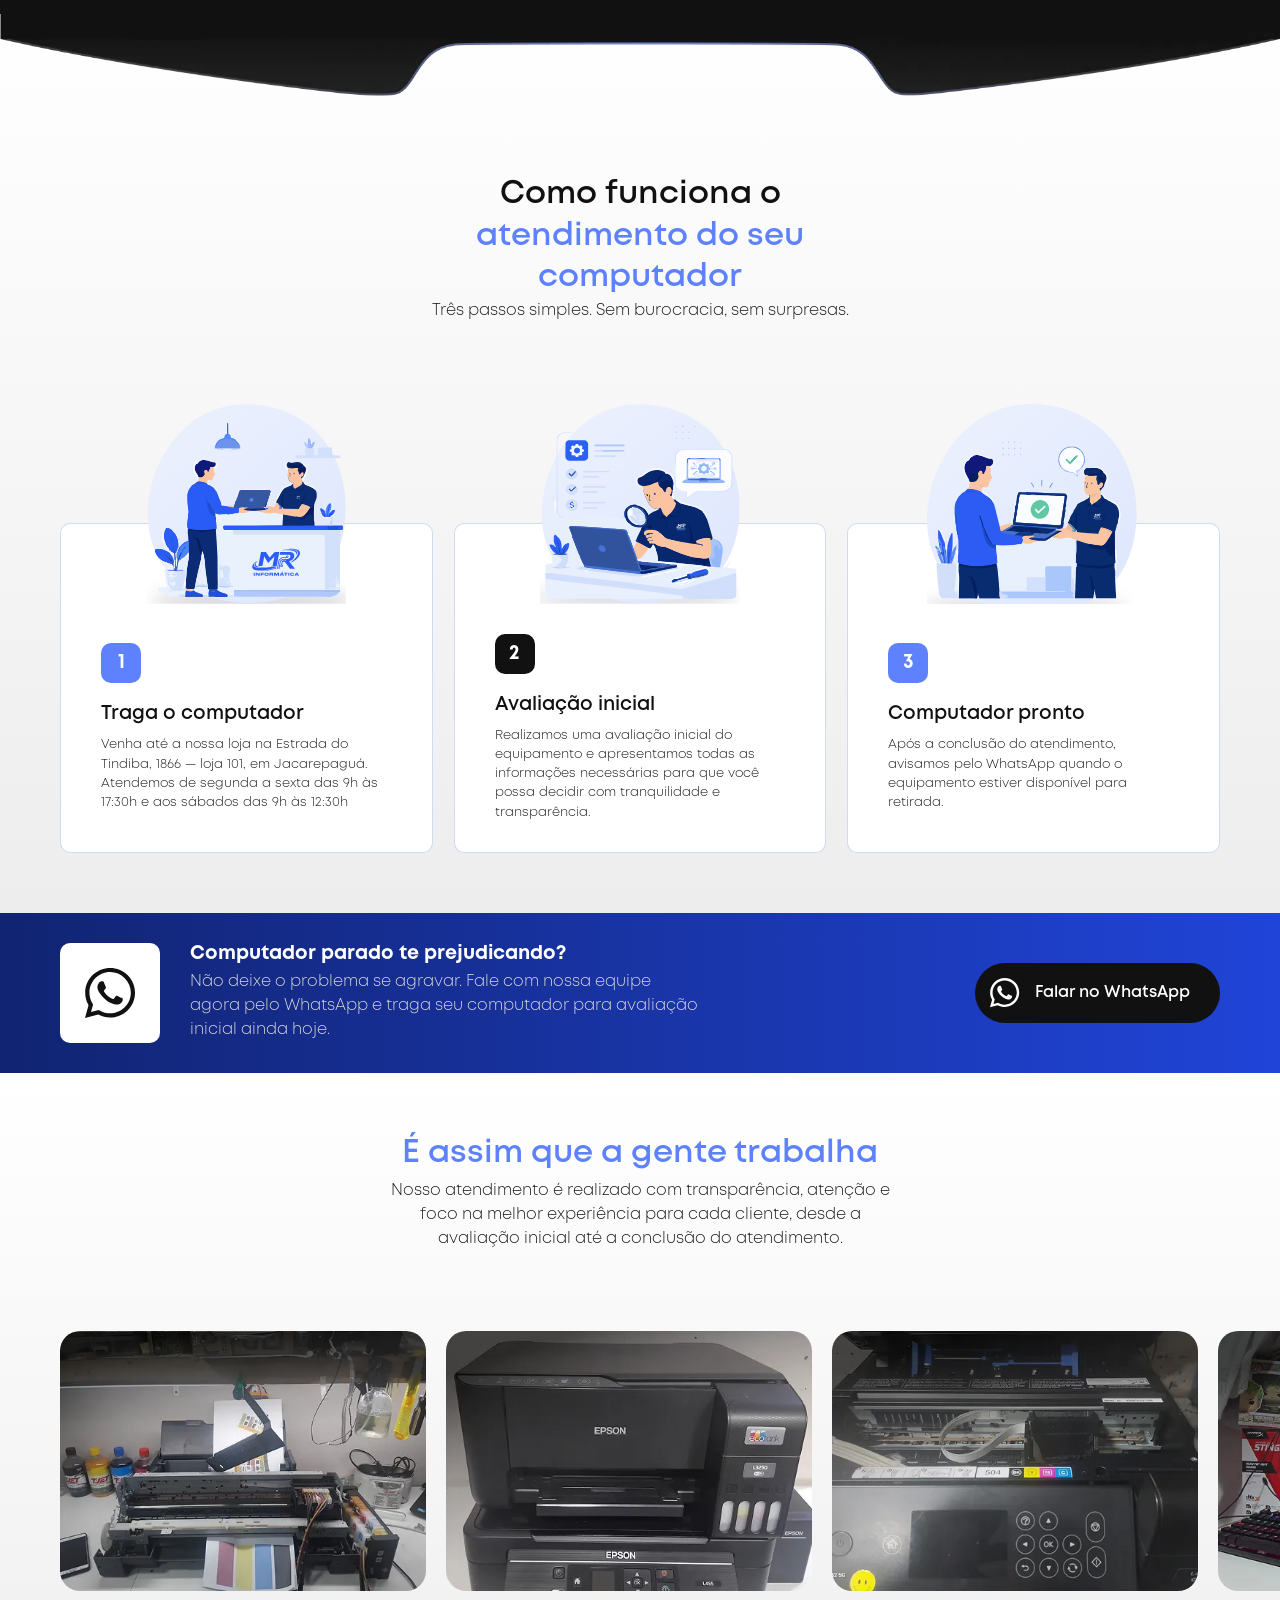
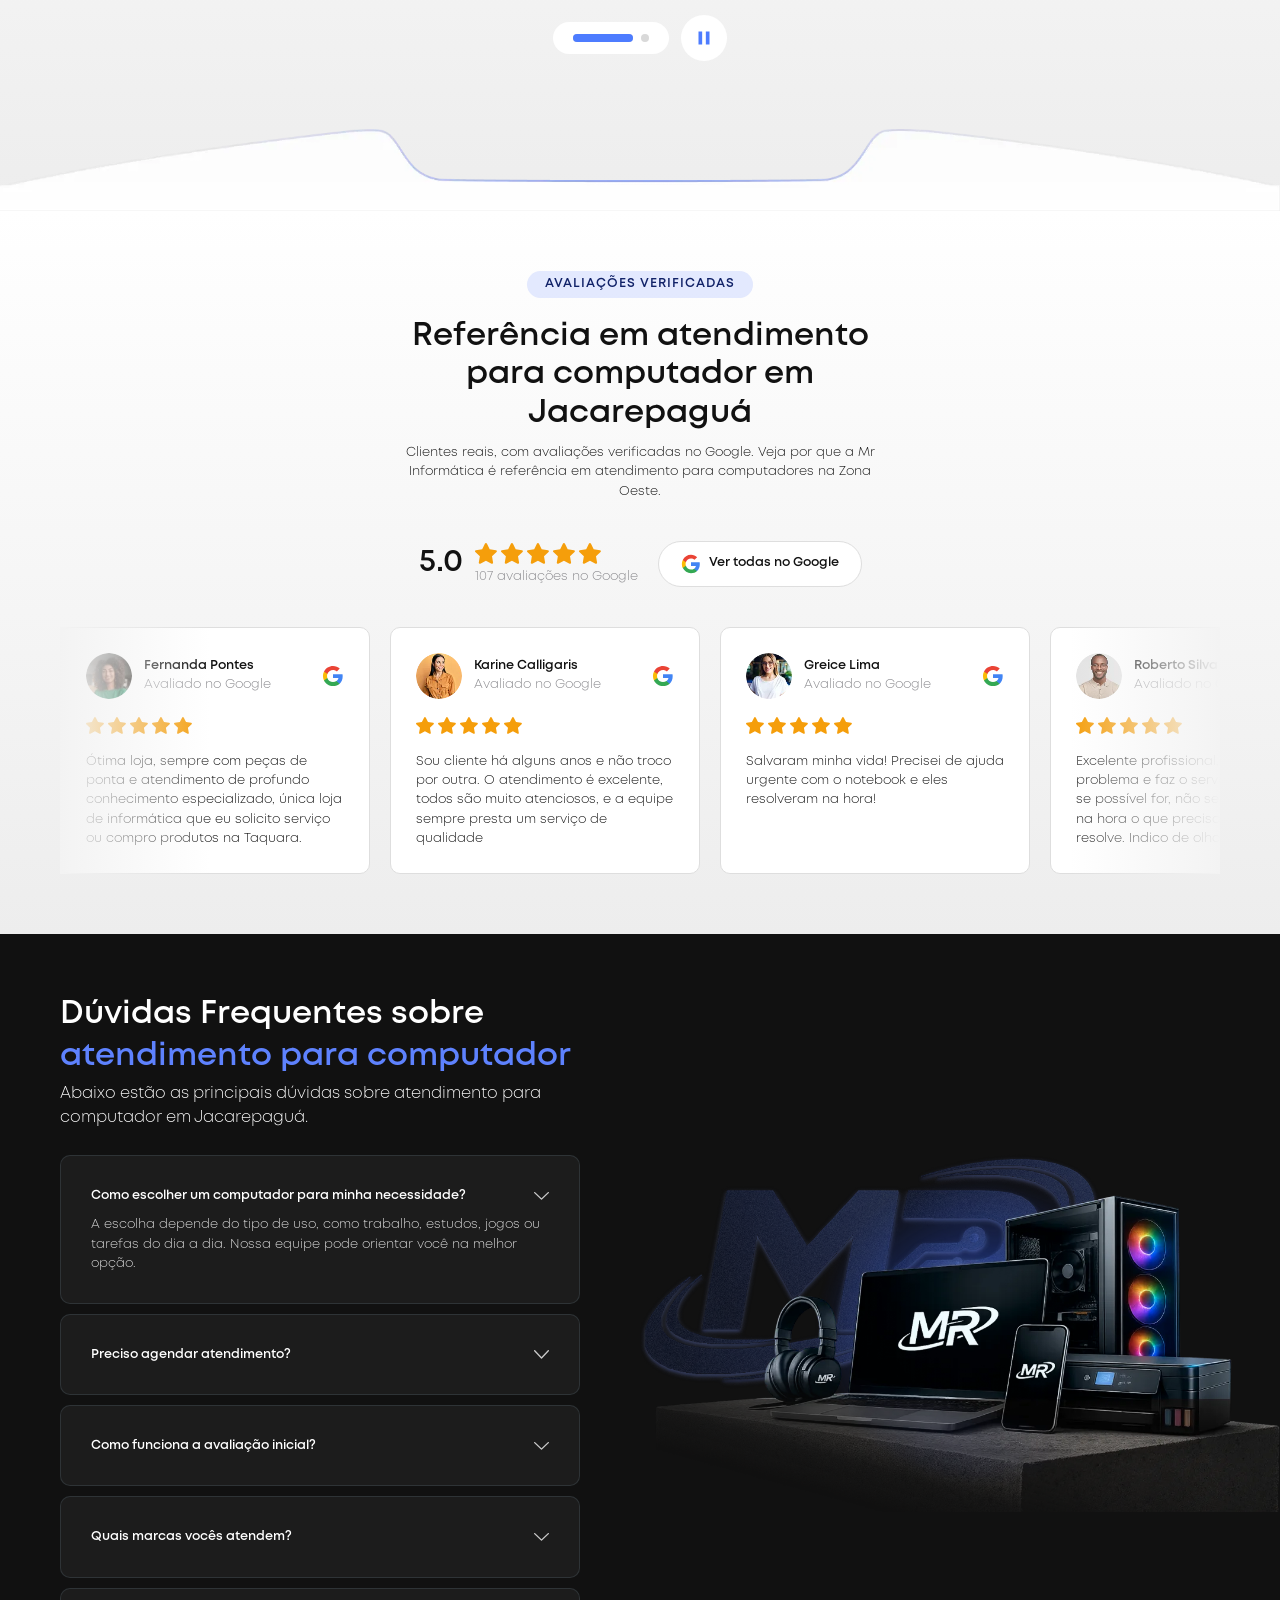
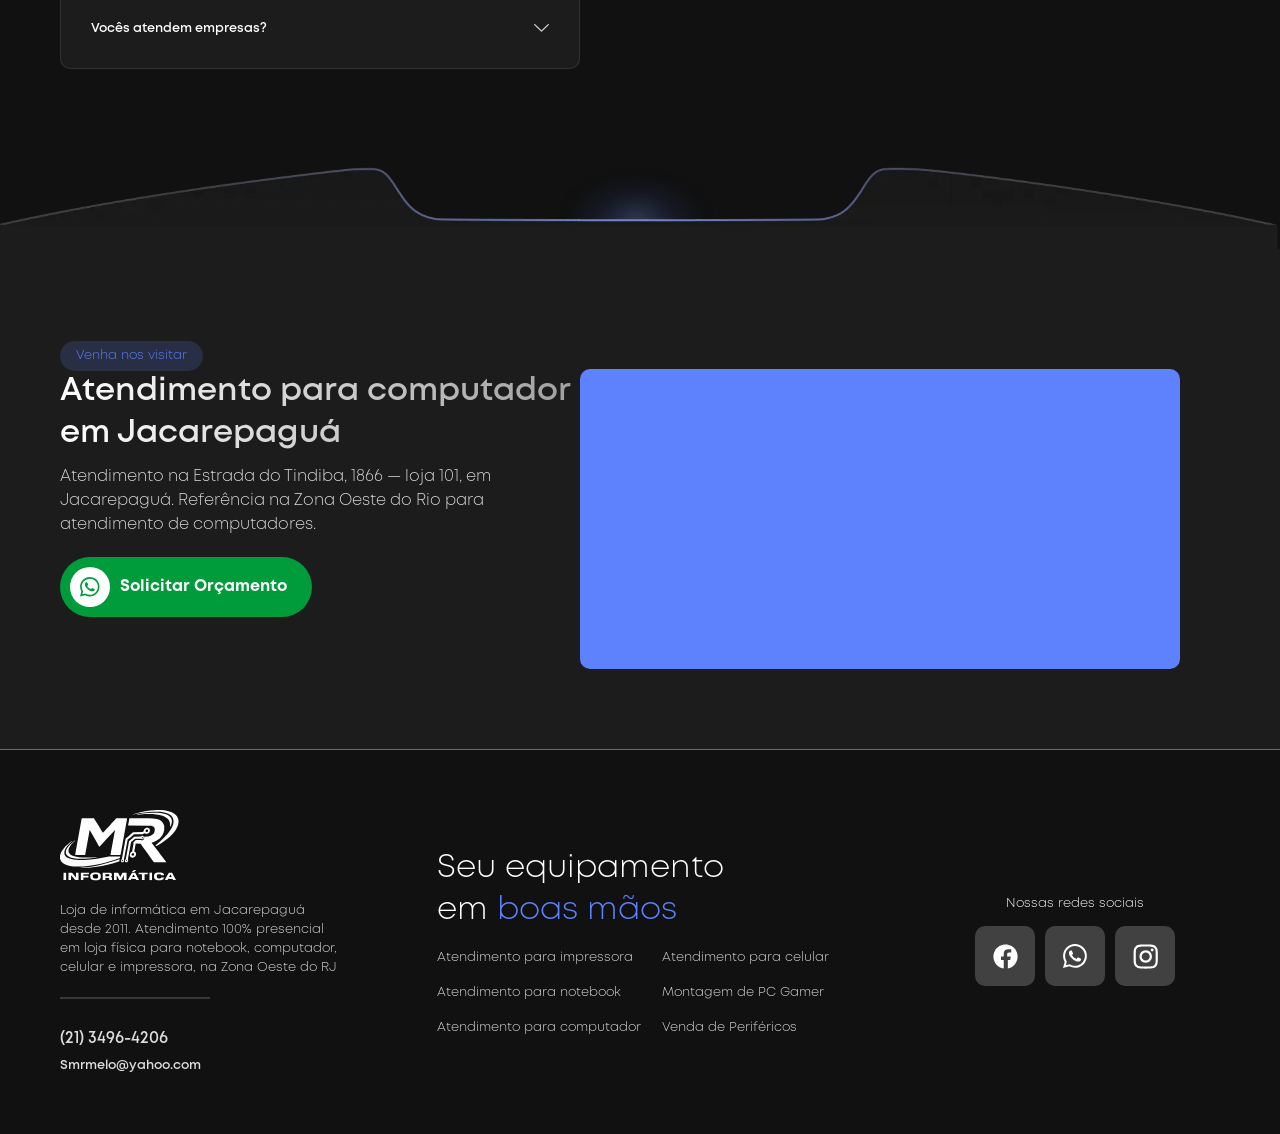
<file: atendimento-computador.html>
<!DOCTYPE html>
<html lang="pt-BR">

<head>
<!-- Google tag (gtag.js) -->
<script async src="https://www.googletagmanager.com/gtag/js?id=AW-11391960768"></script>
<script>
window.dataLayer = window.dataLayer || [];
function gtag(){dataLayer.push(arguments);}
gtag('js', new Date());
gtag('config', 'AW-11391960768');
gtag('config', 'AW-11391960768/SzyzCOiR5eMcEMCNjrgq', {
  'phone_conversion_number': '(21) 3496-4206'
});
</script>

<!-- Google Tag Manager -->
<script>(function(w,d,s,l,i){w[l]=w[l]||[];w[l].push({'gtm.start':
new Date().getTime(),event:'gtm.js'});var f=d.getElementsByTagName(s)[0],
j=d.createElement(s),dl=l!='dataLayer'?'&l='+l:'';j.async=true;j.src=
'https://www.googletagmanager.com/gtm.js?id='+i+dl;f.parentNode.insertBefore(j,f);
})(window,document,'script','dataLayer','GTM-P5TNDQMR');</script>
<!-- End Google Tag Manager -->

  <meta charset="UTF-8">

  <meta name="HandheldFriendly" content="true">
  <meta http-equiv="X-UA-Compatible" content="IE=edge">
  <meta name="viewport" content="width=device-width, initial-scale=1">
  <meta name="robots" content="index, follow">

  <title>Atendimento para computador em Jacarepaguá | MR Informática</title>
  <meta property="og:title" content="Atendimento para computador em Jacarepaguá | MR Informática">

  <meta name="description" content="Atendimento para computador em Jacarepaguá: atendimento presencial e orientação especializada para diferentes necessidades.">
  <meta property="og:description" content="Atendimento para computador em Jacarepaguá: atendimento presencial e orientação especializada para diferentes necessidades.">

  <meta name="theme-color" content="#FFFFFF">
  <meta name="msapplication-TileColor" content="#FFFFFF">
  <meta name="msapplication-navbutton-color" content="#FFFFFF">
  <meta name="apple-mobile-web-app-status-bar-style" content="#FFFFFF">

  <link rel="apple-touch-icon" sizes="180x180" href="./assets/files/favicons/apple-touch-icon.png" />
  <link rel="icon" type="image/svg+xml" href="./assets/files/favicons/favicon.svg" />
  <link rel="icon" type="image/png" sizes="96x96" href="./assets/files/favicons/favicon-96x96.png" />
  <link rel="icon" type="image/png" sizes="192x192" href="./assets/files/favicons/web-app-manifest-192x192.png" />

  <link rel="shortcut icon" href="./assets/files/favicons/favicon.ico">
  <link rel="manifest" href="./assets/files/favicons/site.webmanifest">
  <link rel="canonical" href="https://www.mrinformaticaeletronica.com.br/atendimento-computador.html" />
  <meta property="og:url" content="https://www.mrinformaticaeletronica.com.br/atendimento-computador.html" />
  <meta property="og:type" content="website" />
  <meta property="og:locale" content="pt_BR" />

  <meta property="og:image" content="https://www.mrinformaticaeletronica.com.br/assets/files/images/imagem-prinicpal-MRInformatica.webp" />
  <meta property="og:image:width" content="1200" />
  <meta property="og:image:height" content="630" />

  <meta name="twitter:card" content="summary_large_image" />
  <meta name="twitter:title" content="Atendimento para computador em Jacarepaguá | MR Informática" />
  <meta name="twitter:description" content="Atendimento para computador em Jacarepaguá: atendimento presencial e orientação especializada para diferentes necessidades." />
  <meta name="twitter:image" content="https://www.mrinformaticaeletronica.com.br/assets/files/images/imagem-prinicpal-MRInformatica.webp" />

  <meta name="author" content="MR Informática">
  <meta name="application-name" content="MR Informática">
  <meta property="og:site_name" content="MR Informática">
  <meta name="apple-mobile-web-app-title" content="MR Informática">

  <link href="./assets/css/pages/index/index.css" rel="stylesheet" />

  <script type="application/ld+json">
{
  "@context": "https://schema.org",
  "@graph": [
    {
      "@type": "LocalBusiness",
      "@id": "https://www.mrinformaticaeletronica.com.br/#localbusiness",
      "name": "MR Informática",
      "url": "https://www.mrinformaticaeletronica.com.br/",
      "logo": "https://www.mrinformaticaeletronica.com.br/assets/files/images/logo-MR.svg",
      "image": "https://www.mrinformaticaeletronica.com.br/assets/files/images/imagem-prinicpal-MRInformatica.webp",
      "description": "Loja de informática em Jacarepaguá, Zona Oeste do Rio de Janeiro: atendimento para notebook, computador, celular e impressora, além de montagem de PC Gamer e venda de periféricos.",
      "telephone": "+55 21 97320-6461",
      "email": "Smrmelo@yahoo.com",
      "priceRange": "$$",
      "address": {
        "@type": "PostalAddress",
        "streetAddress": "Estrada do Tindiba, 1866, Loja 101",
        "addressLocality": "Rio de Janeiro",
        "addressRegion": "RJ",
        "postalCode": "22745-002",
        "addressCountry": "BR"
      },
      "openingHoursSpecification": [
        {
          "@type": "OpeningHoursSpecification",
          "dayOfWeek": [
            "Monday",
            "Tuesday",
            "Wednesday",
            "Thursday",
            "Friday"
          ],
          "opens": "09:00",
          "closes": "17:30"
        },
        {
          "@type": "OpeningHoursSpecification",
          "dayOfWeek": [
            "Saturday"
          ],
          "opens": "09:00",
          "closes": "12:30"
        }
      ],
      "areaServed": {
        "@type": "AdministrativeArea",
        "name": "Jacarepaguá e Zona Oeste do Rio de Janeiro"
      },
      "sameAs": [
        "https://www.instagram.com/_mrinformatica/"
      ],
      "hasOfferCatalog": {
        "@type": "OfferCatalog",
        "name": "Serviços MR Informática",
        "itemListElement": [
          {
            "@type": "Offer",
            "itemOffered": {
              "@type": "Service",
              "name": "Atendimento para notebook",
              "url": "https://www.mrinformaticaeletronica.com.br/atendimento-notebook.html"
            }
          },
          {
            "@type": "Offer",
            "itemOffered": {
              "@type": "Service",
              "name": "Atendimento para computador",
              "url": "https://www.mrinformaticaeletronica.com.br/atendimento-computador.html"
            }
          },
          {
            "@type": "Offer",
            "itemOffered": {
              "@type": "Service",
              "name": "Atendimento para celular",
              "url": "https://www.mrinformaticaeletronica.com.br/atendimento-celular.html"
            }
          },
          {
            "@type": "Offer",
            "itemOffered": {
              "@type": "Service",
              "name": "Atendimento para impressora",
              "url": "https://www.mrinformaticaeletronica.com.br/atendimento-impressora.html"
            }
          },
          {
            "@type": "Offer",
            "itemOffered": {
              "@type": "Service",
              "name": "Montagem de PC Gamer",
              "url": "https://www.mrinformaticaeletronica.com.br/montagem-pc-gamer.html"
            }
          },
          {
            "@type": "Offer",
            "itemOffered": {
              "@type": "Service",
              "name": "Venda de Periféricos",
              "url": "https://www.mrinformaticaeletronica.com.br/venda-perifericos.html"
            }
          }
        ]
      }
    },
    {
      "@type": "WebSite",
      "@id": "https://www.mrinformaticaeletronica.com.br/#website",
      "url": "https://www.mrinformaticaeletronica.com.br/",
      "name": "MR Informática",
      "inLanguage": "pt-BR"
    },
    {
      "@type": "Service",
      "@id": "https://www.mrinformaticaeletronica.com.br/atendimento-computador.html#service",
      "name": "Atendimento para computador",
      "serviceType": "Atendimento para computador",
      "provider": {
        "@id": "https://www.mrinformaticaeletronica.com.br/#localbusiness"
      },
      "areaServed": {
        "@type": "AdministrativeArea",
        "name": "Jacarepaguá e Zona Oeste do Rio de Janeiro"
      },
      "description": "Serviço de atendimento para computador (desktop) em Jacarepaguá"
    },
    {
      "@type": "BreadcrumbList",
      "@id": "https://www.mrinformaticaeletronica.com.br/atendimento-computador.html#breadcrumb",
      "itemListElement": [
        {
          "@type": "ListItem",
          "position": 1,
          "name": "Início",
          "item": "https://www.mrinformaticaeletronica.com.br/"
        },
        {
          "@type": "ListItem",
          "position": 2,
          "name": "Atendimento para computador",
          "item": "https://www.mrinformaticaeletronica.com.br/atendimento-computador.html"
        }
      ]
    }
  ]
}
  </script>

<script type="application/ld+json">
{
  "@context": "https://schema.org",
  "@type": "FAQPage",
  "mainEntity": [
    {
      "@type": "Question",
      "name": "Como escolher um computador para minha necessidade?",
      "acceptedAnswer": {
        "@type": "Answer",
        "text": "A escolha depende do tipo de uso, como trabalho, estudos, jogos ou tarefas do dia a dia. Nossa equipe pode orientar você na melhor opção."
      }
    },
    {
      "@type": "Question",
      "name": "Preciso agendar atendimento?",
      "acceptedAnswer": {
        "@type": "Answer",
        "text": "Não é obrigatório. Você pode visitar nossa loja durante o horário de funcionamento ou entrar em contato pelo WhatsApp antes da visita."
      }
    },
    {
      "@type": "Question",
      "name": "Como funciona a avaliação inicial?",
      "acceptedAnswer": {
        "@type": "Answer",
        "text": "A avaliação inicial é realizada de forma presencial em nossa loja. Após essa etapa, apresentamos todas as informações necessárias para que você decida como deseja prosseguir."
      }
    },
    {
      "@type": "Question",
      "name": "Quais marcas vocês atendem?",
      "acceptedAnswer": {
        "@type": "Answer",
        "text": "Atendemos as principais marcas do mercado. Se tiver dúvida sobre seu modelo específico, é só entrar em contato pelo WhatsApp."
      }
    },
    {
      "@type": "Question",
      "name": "Vocês atendem empresas?",
      "acceptedAnswer": {
        "@type": "Answer",
        "text": "Sim. Atendemos pequenas e médias empresas em Jacarepaguá e na Zona Oeste do Rio de Janeiro. Entre em contato para conhecer as opções de atendimento para o seu negócio."
      }
    }
  ]
}
</script>
</head>

<body>
<!-- Google Tag Manager (noscript) -->
<noscript><iframe src="https://www.googletagmanager.com/ns.html?id=GTM-P5TNDQMR"
height="0" width="0" style="display:none;visibility:hidden"></iframe></noscript>
<!-- End Google Tag Manager (noscript) -->

    <header>
  <nav class="navbar" aria-label="Navegação principal">
        <a href="index.html">
            <img class="logo" src="./assets/files/images/logo-MR.svg" alt="MR Informática" loading="eager">
        </a>
        <div class="opcoes">
            <div class="expandir"><a href="./index.html" class="opcao" aria-label="Ir para a página inicial"><p>Inicio</p></a></div>
            <div class="expandir">
                <button class="opcao">
                    <p>Serviços</p>
                    <svg viewBox="0 0 7 5" xmlns="http://www.w3.org/2000/svg">
                        <path
                            d="M6.89676 1.20753L3.88221 4.41049C3.67498 4.63068 3.32505 4.63068 3.11781 4.41049L0.10324 1.20753C-0.123248 0.966859 0.0473608 0.57196 0.377841 0.57196H6.62213C6.95264 0.57196 7.12325 0.966859 6.89676 1.20753Z">
                        </path>
                    </svg>
                </button>
                <div class="balao areas">
                    <a href="./atendimento-notebook.html" class="botao" aria-label="Acessar página de atendimento para notebook">
                      <img src="./assets/files/images/icone-servico-notebook-loja.svg" alt="Ícone de atendimento para notebook" loading="lazy" decoding="async">
                      <p>Atendimento para notebook</p>
                    </a>
                    <a href="./atendimento-computador.html" class="botao" aria-label="Acessar página de atendimento para computador">
                      <img src="./assets/files/images/icone-servico-computador-loja.svg" alt="Ícone de atendimento para computador" loading="lazy" decoding="async">
                      <p>Atendimento para computador</p>
                    </a>
                    <a href="./atendimento-celular.html" class="botao" aria-label="Acessar página de atendimento para celular">
                      <img src="./assets/files/images/icone-servico-celular-loja.svg" alt="Ícone de atendimento para celular" loading="lazy" decoding="async">
                      <p>Atendimento para celular</p>
                    </a>
                    <a href="./atendimento-impressora.html" class="botao" aria-label="Acessar página de atendimento para impressora">
                      <img src="./assets/files/images/icone-servico-impressora-loja.svg" alt="Ícone de atendimento para impressora" loading="lazy" decoding="async">
                      <p>Atendimento para impressora</p>
                    </a>
                    <a href="./montagem-pc-gamer.html" class="botao" aria-label="Acessar página de montagem de pc gamer">
                      <img src="./assets/files/images/icone-montagem-pc-gamer.svg" alt="Ícone de montagem de PC Gamer" loading="lazy" decoding="async">
                      <p>Montagem de PC Gamer</p>
                    </a>
                    <a href="./venda-perifericos.html" class="botao" aria-label="Acessar página de venda de periféricos">
                      <img src="./assets/files/images/icone-venda-de-perifericos.svg" alt="Ícone de venda de periféricos" loading="lazy" decoding="async">
                      <p>Venda de Periféricos</p>
                    </a>
                </div>
            </div>
            <div class="expandir"><a href="./index.html#como-funciona" class="opcao" aria-label="Ver como funciona o atendimento"><p>Como funciona</p></a></div>
<div class="expandir"><a href="./quem-somos.html" class="opcao" aria-label="Acessar página de Quem somos"><p>Quem somos</p></a></div>
            <button class="destaque btn-whatsapp" data-phone="5521973206461" data-message="" aria-label="Entrar em contato pelo WhatsApp com a MR informática">
                Entrar em contato
            </button>
        </div>
        <button class="destaque btn-whatsapp" data-phone="5521973206461" data-message="" aria-label="Entrar em contato pelo WhatsApp com a MR informática">
            Entrar em contato
        </button>
        <button class="menu" aria-label="Menu principal">
            <span class="um"></span>
            <span class="dois"></span>
        </button>
    </nav>
</header>
<main>

    <!-- 
    seção apresentação 
  -->
    <section class="apresentacao">
        <!-- Texto -->
        <div class="texto">
            <nav class="breadcrumb" aria-label="Breadcrumb">
                <a class="rota" href="./index.html">Início</a>
                <span aria-hidden="true">›</span>
                <span>Atendimento para computador</span>
            </nav>
            <div class="tag tag-servico">
                <img src="./assets/files/images/icone-estrela.svg" alt="" loading="lazy" decoding="async">
                <p class="tag-label">Loja de informática</p>
            </div>
            <h1 class="titulo-computador">Atendimento para computador em Jacarepaguá</h1>
            <p class="descricao-computador">A Mrinformatica
                atende computadores desktop em Jacarepaguá
                há mais de 15 anos. Avaliação inicial e orçamento antes de qualquer serviço.</p>
            <div class="botoes">
                <button class="btn-whatsapp" data-phone="5521973206461" data-message="Olá, gostaria de solicitar um orçamento." aria-label="Solicitar orçamento pelo WhatsApp">

                    <div class="icone">
                        <img src="./assets/files/images/icone-whatsapp-verde.svg" alt="WhatsApp" loading="lazy" decoding="async">
                    </div>

                    <h3>Solicitar Orçamento</h3>
                </button>

                <a class="btn btn-servicos" href="#servicos">
                    <div class="icone">
                        <img src="./assets/files/images/icone-servicos.svg" alt="Serviços" loading="lazy" decoding="async">
                    </div>

                    <h3>Ver Serviços</h3>
                </a>
            </div>
        </div>
        <!-- Imagem -->
        <div class="imagem">
            <div class="quadro">
                <div class="glow"></div>
                <img src="./assets/files/images/icone-servico-computador.svg" alt="Ícone de serviço de computador" loading="lazy" decoding="async">
            </div>
            <img src="./assets/files/images/computador-mrinformatica.webp" class="nuvem nuvem-servico" alt="Atendimento para computador em Jacarepaguá" loading="eager" fetchpriority="high" decoding="async">
        </div>

        <img src="./assets/files/images/divisor-MRinformatica.webp" class="divisor-MRinformatica" alt="" loading="lazy" decoding="async">
    </section>


    <!-- 
    seção servicos 
  -->
    <section id="servicos" class="servicos animar">
        <!-- Titulo -->
        <div class="titulo-servicos">
            <div class="tag">
                <h3>O que fazemos</h3>
            </div>
            <h2>Principais serviços de atendimento para computador</h2>
            <p class="descricao-computador">Na MR Informática, oferecemos atendimento presencial para computadores desktop de diversas marcas e configurações.
                 Nossa equipe realiza uma avaliação inicial para orientar cada cliente conforme suas necessidades.</p>
        </div>
        <!-- Quadros -->
        <div class="quadros-servicos">
            <div class="quadro quadro-pagina-servico">
                <div class="icone">
                    <img src="./assets/files/images/icone-renovacao-sistema.svg"
                        alt="Ícone de sistema" loading="lazy" decoding="async">
                </div>
                <div class="texto texto-pagina-servico">
                    <h3>Sistema Operacional</h3>
                    <p>Soluções relacionadas ao sistema operacional,
                         desenvolvidas para atender diferentes necessidades de utilização.</p>
                </div>
            </div>
            <div class="quadro quadro-pagina-servico">
                <div class="icone">
                    <img src="./assets/files/images/icone-hd-ssd.svg"
                        alt="Ícone de ssd" loading="lazy" decoding="async">
                </div>
                <div class="texto texto-pagina-servico">
                    <h3><strong>Ssd</strong></h3>
                    <p>Melhora imediata no desempenho, com inicialização mais rápida e abertura ágil de programas</p>
                </div>
            </div>
            <div class="quadro quadro-pagina-servico">
                <div class="icone">
                    <img src="./assets/files/images/icone-expansao-memoria-computador.svg"
                        alt="Ícone de memória RAM" loading="lazy" decoding="async">
                </div>
                <div class="texto texto-pagina-servico">
                    <h3><strong>Memória RAM</strong></h3>
                    <p>Soluções para computadores com diferentes perfis de utilização e configurações.
                    </p>
                </div>
            </div>
            <div class="quadro quadro-pagina-servico">
                <div class="icone">
                    <img src="./assets/files/images/icone-avaliacao-computador.svg"
                        alt="Ícone de Compatibilidade" loading="lazy" decoding="async">
                </div>
                <div class="texto texto-pagina-servico">
                    <h3>Compatibilidade</h3>
                    <p>Avaliação das características do equipamento para orientar as melhores opções disponíveis.</p>
                </div>
            </div>
            <div class="quadro quadro-pagina-servico">
                <div class="icone">
                    <img src="./assets/files/images/icone-fonte-alimentacao.svg"
                        alt="Ícone de fonte de alimentação" loading="lazy" decoding="async">
                </div>
                <div class="texto texto-pagina-servico">
                    <h3>Fonte de alimentação</h3>
                    <p>Fontes de alimentação compatíveis com diversos modelos de computador desktop
                    </p>
                </div>
            </div>
            <div class="quadro quadro-pagina-servico">
                <div class="icone">
                    <img src="./assets/files/images/icone-servico-computador-loja.svg"
                        alt="Ícone de Desktop" loading="lazy" decoding="async">
                </div>
                <div class="texto texto-pagina-servico">
                    <h3>Desktop</h3>
                    <p>Atendimento para computadores de diferentes marcas e configurações</p>
                </div>
            </div>
        </div>
    </section>


    <!-- 
    seção etapas (Como funciona) 
  -->
    <section class="etapas etapas-pagina-servico">
        <img src="./assets/files/images/divisor-MRinformatica.webp" class="divisor-MRinformatica" alt="" loading="lazy" decoding="async">

        <div class="titulo">
            <h2 class="titulo-computador">Como funciona o <span>atendimento do seu computador</span></h2>
            <p>Três passos simples. Sem burocracia, sem surpresas.</p>
        </div>
        <div class="itens">
            <div class="item"><img src="./assets/files/images/ilustracao-passo-um.svg" alt="Ilustração do primeiro passo do atendimento" loading="lazy" decoding="async">
                <h4>1</h4>
                <h3>Traga o computador</h3>
                <p>Venha até a nossa loja na Estrada do Tindiba, 1866 — loja 101, em Jacarepaguá. Atendemos de segunda a
                    sexta das 9h às 17:30h e aos sábados das 9h às 12:30h</p>
            </div>
            <div class="item"><img src="./assets/files/images/ilustracao-passo-dois.svg" alt="Ilustração do segundo passo do atendimento" loading="lazy" decoding="async">
                <h4>2</h4>
                <h3>Avaliação inicial</h3>
                <p>Realizamos uma avaliação inicial do equipamento e
                     apresentamos todas as informações necessárias para que você
                      possa decidir com tranquilidade e transparência.</p>
            </div>
            <div class="item"><img src="./assets/files/images/ilustracao-passo-tres.svg" alt="Ilustração do terceiro passo do atendimento" loading="lazy" decoding="async">
                <h4>3</h4>
                <h3>Computador pronto</h3>
                <p>Após a conclusão do atendimento, avisamos pelo WhatsApp quando o equipamento estiver disponível para retirada.</p>
            </div>
        </div>
    </section>

    <section class="cta">
        <div class="quadro">
            <div class="imagem">
                <img src="./assets/files/images/icone-whatsapp-preto.svg" alt="WhatsApp" loading="lazy" decoding="async">
            </div>
            <div class="texto">
                <h3>Computador parado te prejudicando?</h3>
                <p>Não deixe o problema se agravar. Fale com nossa equipe agora pelo WhatsApp e traga seu computador
                    para avaliação inicial ainda hoje.</p>
            </div>
            <button class="btn-whatsapp" data-phone="5521973206461" data-message="Olá, gostaria de solicitar um orçamento." aria-label="Solicitar orçamento pelo WhatsApp">
                <div class="icone">
                    <img src="./assets/files/images/icone-whatsApp-branco.svg" alt="WhatsApp" loading="lazy" decoding="async">
                </div> Falar no WhatsApp
            </button>
        </div>
    </section>

    <!-- 
    seção trabalhos
  -->
    <section class="trabalhos">
        <div class="titulo">
            <h2><span>É assim que a gente trabalha</span></h2>
            <p>
                Nosso atendimento é realizado com transparência, atenção e foco na melhor experiência para cada cliente,
                 desde a avaliação inicial até a conclusão do atendimento.
            </p>
        </div>
        <div class="slider">
        <div class="listaTrabalhos">
        <div class="card">
          <img src="./assets/files/images/impressora-jato-de-tinta.webp"
            alt="Impressora jato de tinta" loading="lazy" decoding="async">
        </div>

        <div class="card">
          <img src="./assets/files/images/impressora.webp"
            alt="Impressora" loading="lazy" decoding="async">
        </div>

        <div class="card">
          <img src="./assets/files/images/impressora-multifuncional.webp"
            alt="Impressora multifuncional" loading="lazy" decoding="async">
        </div>

        <div class="card">
          <img src="./assets/files/images/computador-gamer.webp"
            alt="Computador gamer" loading="lazy" decoding="async">
        </div>

        <div class="card">
          <img src="./assets/files/images/smartphone-moderno.webp"
            alt="Smartphone" loading="lazy" decoding="async">
        </div>

        <div class="card">
          <img src="./assets/files/images/loja-informatica.webp"
            alt="Loja de informática" loading="lazy" decoding="async">
        </div>
      </div>
        </div>

        <div class="controles">

            <div class="indicadores"></div>

            <button class="pause" aria-label="Pausar carrossel">
                <svg viewBox="0 0 24 24" width="50" height="50">
                    <path fill="currentColor" d="M6 5h4v14H6zm8 0h4v14h-4z">
                    </path>
                </svg>
            </button>

        </div>

        <img src="./assets/files/images/divisor-branco.webp" class="divisor-branco" alt="" loading="lazy" decoding="async">
    </section>




    <!-- 
    seção depoimentos 
  -->
    <section class="depoimentos animar">
        <!-- Titulo -->
        <div class="titulo-avaliacoes">
            <div class="tag">
                <h3>AVALIAÇÕES VERIFICADAS</h3>
            </div>
            <h2>Referência em atendimento para computador em Jacarepaguá</h2>
            <p class="descricao-computador">Clientes reais, com avaliações verificadas no Google. Veja por que a Mr
                Informática é referência em
                atendimento para computadores na Zona Oeste.
            </p>
        </div>
        <!-- Resumo -->
        <div class="resumo-google">
            <div class="nota">
                <h3>5.0</h3>
                <div class="estrelas-nota">
                    <div class="estrelas">
                        <img src="./assets/files/images/icone-estrela-laranja.svg" alt="Ícone de estrela de avaliação" loading="lazy" decoding="async">
                        <img src="./assets/files/images/icone-estrela-laranja.svg" alt="Ícone de estrela de avaliação" loading="lazy" decoding="async">
                        <img src="./assets/files/images/icone-estrela-laranja.svg" alt="Ícone de estrela de avaliação" loading="lazy" decoding="async">
                        <img src="./assets/files/images/icone-estrela-laranja.svg" alt="Ícone de estrela de avaliação" loading="lazy" decoding="async">
                        <img src="./assets/files/images/icone-estrela-laranja.svg" alt="Ícone de estrela de avaliação" loading="lazy" decoding="async">
                    </div>
                    <p>107 avaliações no Google</p>
                </div>
            </div>
            <a href="https://share.google/bujreLpOrjqT5WpYq" target="_blank" class="btn-google">
                <img src="./assets/files/images/icone-google.svg" alt="Google" loading="lazy" decoding="async">
                <p>Ver todas no Google</p>
            </a>
        </div>
        <!-- Slide -->
        <div class="slide-avaliacoes">
      <div class="sombra um"></div>
      <div class="sombra dois"></div>
      <div class="itens-avaliacoes">
        <!-- Avaliação 1 -->
        <div class="item">
          <div class="cabecalho-avaliacao">
            <div class="perfil">
              <div class="foto" style="background-image: url('./assets/files/images/foto-pessoa-2.webp');"></div>
              <div class="info">
                <h3>Fernanda Pontes</h3>
                <h4>Avaliado no Google</h4>
              </div>
            </div>
            <img class="icone-google" src="./assets/files/images/icone-google.svg" alt="Google" loading="lazy" decoding="async">
          </div>
          <div class="estrelas">
            <img src="./assets/files/images/icone-estrela-laranja.svg" alt="Ícone de estrela de avaliação" loading="lazy" decoding="async">
            <img src="./assets/files/images/icone-estrela-laranja.svg" alt="Ícone de estrela de avaliação" loading="lazy" decoding="async">
            <img src="./assets/files/images/icone-estrela-laranja.svg" alt="Ícone de estrela de avaliação" loading="lazy" decoding="async">
            <img src="./assets/files/images/icone-estrela-laranja.svg" alt="Ícone de estrela de avaliação" loading="lazy" decoding="async">
            <img src="./assets/files/images/icone-estrela-laranja.svg" alt="Ícone de estrela de avaliação" loading="lazy" decoding="async">
          </div>
          <p>Ótima loja, sempre com peças de ponta e atendimento de profundo conhecimento especializado, única loja de
            informática que eu solicito serviço ou compro produtos na Taquara.</p>
        </div>
        <!-- Avaliação 2 -->
        <div class="item">
          <div class="cabecalho-avaliacao">
            <div class="perfil">
              <div class="foto" style="background-image: url('./assets/files/images/foto-pessoa-6.webp');"></div>
              <div class="info">
                <h3>Karine Calligaris</h3>
                <h4>Avaliado no Google</h4>
              </div>
            </div>
            <img class="icone-google" src="./assets/files/images/icone-google.svg" alt="Google" loading="lazy" decoding="async">
          </div>
          <div class="estrelas">
            <img src="./assets/files/images/icone-estrela-laranja.svg" alt="Ícone de estrela de avaliação" loading="lazy" decoding="async">
            <img src="./assets/files/images/icone-estrela-laranja.svg" alt="Ícone de estrela de avaliação" loading="lazy" decoding="async">
            <img src="./assets/files/images/icone-estrela-laranja.svg" alt="Ícone de estrela de avaliação" loading="lazy" decoding="async">
            <img src="./assets/files/images/icone-estrela-laranja.svg" alt="Ícone de estrela de avaliação" loading="lazy" decoding="async">
            <img src="./assets/files/images/icone-estrela-laranja.svg" alt="Ícone de estrela de avaliação" loading="lazy" decoding="async">
          </div>
          <p>Sou cliente há alguns anos e não troco por outra. O atendimento é excelente, todos são muito atenciosos, e a equipe sempre presta um serviço de qualidade</p>
        </div>
        <!-- Avaliação 3 -->
        <div class="item">
          <div class="cabecalho-avaliacao">
            <div class="perfil">
              <div class="foto" style="background-image: url('./assets/files/images/foto-pessoa-7.webp');"></div>
              <div class="info">
                <h3>Greice Lima</h3>
                <h4>Avaliado no Google</h4>
              </div>
            </div>
            <img class="icone-google" src="./assets/files/images/icone-google.svg" alt="Google" loading="lazy" decoding="async">
          </div>
          <div class="estrelas">
            <img src="./assets/files/images/icone-estrela-laranja.svg" alt="Ícone de estrela de avaliação" loading="lazy" decoding="async">
            <img src="./assets/files/images/icone-estrela-laranja.svg" alt="Ícone de estrela de avaliação" loading="lazy" decoding="async">
            <img src="./assets/files/images/icone-estrela-laranja.svg" alt="Ícone de estrela de avaliação" loading="lazy" decoding="async">
            <img src="./assets/files/images/icone-estrela-laranja.svg" alt="Ícone de estrela de avaliação" loading="lazy" decoding="async">
            <img src="./assets/files/images/icone-estrela-laranja.svg" alt="Ícone de estrela de avaliação" loading="lazy" decoding="async">
          </div>
          <p>Salvaram minha vida!
             Precisei de ajuda urgente com o notebook e eles resolveram na hora!</p>
        </div>
        <!-- Avaliação 4 -->
        <div class="item">
          <div class="cabecalho-avaliacao">
            <div class="perfil">
              <div class="foto" style="background-image: url('./assets/files/images/foto-pessoa-5.webp');"></div>
              <div class="info">
                <h3>Roberto Silva</h3>
                <h4>Avaliado no Google</h4>
              </div>
            </div>
            <img class="icone-google" src="./assets/files/images/icone-google.svg" alt="Google" loading="lazy" decoding="async">
          </div>
          <div class="estrelas">
            <img src="./assets/files/images/icone-estrela-laranja.svg" alt="Ícone de estrela de avaliação" loading="lazy" decoding="async">
            <img src="./assets/files/images/icone-estrela-laranja.svg" alt="Ícone de estrela de avaliação" loading="lazy" decoding="async">
            <img src="./assets/files/images/icone-estrela-laranja.svg" alt="Ícone de estrela de avaliação" loading="lazy" decoding="async">
            <img src="./assets/files/images/icone-estrela-laranja.svg" alt="Ícone de estrela de avaliação" loading="lazy" decoding="async">
            <img src="./assets/files/images/icone-estrela-laranja.svg" alt="Ícone de estrela de avaliação" loading="lazy" decoding="async">
          </div>
          <p>Excelente profissional, não inventa problema e faz o serviço na sua frente se possível for, não sendo ele
            mostra na hora o que precisa ser feito e resolve. Indico de olhos fechados</p>
        </div>
        <!-- Avaliação 5 -->
        <div class="item">
          <div class="cabecalho-avaliacao">
            <div class="perfil">
              <div class="foto" style="background-image: url('./assets/files/images/foto-pessoa-4.webp');"></div>
              <div class="info">
                <h3>Juliana Matos</h3>
                <h4>Avaliado no Google</h4>
              </div>
            </div>
            <img class="icone-google" src="./assets/files/images/icone-google.svg" alt="Google" loading="lazy" decoding="async">
          </div>
          <div class="estrelas">
            <img src="./assets/files/images/icone-estrela-laranja.svg" alt="Ícone de estrela de avaliação" loading="lazy" decoding="async">
            <img src="./assets/files/images/icone-estrela-laranja.svg" alt="Ícone de estrela de avaliação" loading="lazy" decoding="async">
            <img src="./assets/files/images/icone-estrela-laranja.svg" alt="Ícone de estrela de avaliação" loading="lazy" decoding="async">
            <img src="./assets/files/images/icone-estrela-laranja.svg" alt="Ícone de estrela de avaliação" loading="lazy" decoding="async">
            <img src="./assets/files/images/icone-estrela-laranja.svg" alt="Ícone de estrela de avaliação" loading="lazy" decoding="async">
          </div>
          <p>Empresa maravilhosa. Profissionais competentes e atenciosos. Deixei meu aparelho com problema, saiu funcionando perfeitamente. Minha gratidão à MR Informática.</p>
        </div>

        <!-- Avaliação 6 -->
        <div class="item">
          <div class="cabecalho-avaliacao">
            <div class="perfil">
              <div class="foto" style="background-image: url('./assets/files/images/foto-pessoa-8.webp');"></div>
              <div class="info">
                <h3>Thiago Pereira</h3>
                <h4>Avaliado no Google</h4>
              </div>
            </div>
            <img class="icone-google" src="./assets/files/images/icone-google.svg" alt="Google" loading="lazy" decoding="async">
          </div>
          <div class="estrelas">
            <img src="./assets/files/images/icone-estrela-laranja.svg" alt="Ícone de estrela de avaliação" loading="lazy" decoding="async">
            <img src="./assets/files/images/icone-estrela-laranja.svg" alt="Ícone de estrela de avaliação" loading="lazy" decoding="async">
            <img src="./assets/files/images/icone-estrela-laranja.svg" alt="Ícone de estrela de avaliação" loading="lazy" decoding="async">
            <img src="./assets/files/images/icone-estrela-laranja.svg" alt="Ícone de estrela de avaliação" loading="lazy" decoding="async">
            <img src="./assets/files/images/icone-estrela-laranja.svg" alt="Ícone de estrela de avaliação" loading="lazy" decoding="async">
          </div>
          <p>Adorei a loja! Ótimos profissionais e excelente atendimento. Agora, todos os meus computadores são levados para lá.</p>
        </div>

        <!-- Avaliação 7 -->
        <div class="item">
          <div class="cabecalho-avaliacao">
            <div class="perfil">
              <div class="foto" style="background-image: url('./assets/files/images/foto-pessoa-3.webp');">

              </div>
              <div class="info">
                <h3>Rodrigo Santos</h3>
                <h4>Avaliado no Google</h4>
              </div>
            </div>
            <img class="icone-google" src="./assets/files/images/icone-google.svg" alt="Google" loading="lazy" decoding="async">
          </div>
          <div class="estrelas">
            <img src="./assets/files/images/icone-estrela-laranja.svg" alt="Ícone de estrela de avaliação" loading="lazy" decoding="async">
            <img src="./assets/files/images/icone-estrela-laranja.svg" alt="Ícone de estrela de avaliação" loading="lazy" decoding="async">
            <img src="./assets/files/images/icone-estrela-laranja.svg" alt="Ícone de estrela de avaliação" loading="lazy" decoding="async">
            <img src="./assets/files/images/icone-estrela-laranja.svg" alt="Ícone de estrela de avaliação" loading="lazy" decoding="async">
            <img src="./assets/files/images/icone-estrela-laranja.svg" alt="Ícone de estrela de avaliação" loading="lazy" decoding="async">
          </div>
          <p>Atendimento para notebook, computador e impressora só faço com o Márcio da Mr informática,empresa de
            confiança.</p>
        </div>

        <!-- Avaliação 8 -->
        <div class="item">
          <div class="cabecalho-avaliacao">
            <div class="perfil">
              <div class="foto" style="background-image: url('./assets/files/images/foto-pessoa-1.webp');"></div>
              <div class="info">
                <h3>André Luiz</h3>
                <h4>Avaliado no Google</h4>
              </div>
            </div>
            <img class="icone-google" src="./assets/files/images/icone-google.svg" alt="Google" loading="lazy" decoding="async">
          </div>
          <div class="estrelas">
            <img src="./assets/files/images/icone-estrela-laranja.svg" alt="Ícone de estrela de avaliação" loading="lazy" decoding="async">
            <img src="./assets/files/images/icone-estrela-laranja.svg" alt="Ícone de estrela de avaliação" loading="lazy" decoding="async">
            <img src="./assets/files/images/icone-estrela-laranja.svg" alt="Ícone de estrela de avaliação" loading="lazy" decoding="async">
            <img src="./assets/files/images/icone-estrela-laranja.svg" alt="Ícone de estrela de avaliação" loading="lazy" decoding="async">
            <img src="./assets/files/images/icone-estrela-laranja.svg" alt="Ícone de estrela de avaliação" loading="lazy" decoding="async">
          </div>
          <p>Melhor lugar da taquara para atendimento de computadores e notebook </p>
        </div>
      </div>
    </div>
    </section>


    <section class="duvidas">
        <img src="./assets/files/images/divisor-cor-azul.webp" class="divisor-MRinformatica" alt="" loading="lazy" decoding="async">

        <!-- Texto -->
        <div class="texto">
            <h2 class="titulo-computador">Dúvidas Frequentes sobre <span>atendimento para computador</span></h2>
            <p class="descricao-computador">Abaixo estão as principais dúvidas sobre atendimento para computador em
                Jacarepaguá.</p>
            <div class="duvida ativo">
                <div class="nome">
                    <h3>Como escolher um computador para minha necessidade?</h3>
                    <img src="./assets/files/images/icone-setinha.svg" alt="" loading="lazy" decoding="async">
                </div>
                <h4>A escolha depende do tipo de uso, como trabalho, estudos, jogos ou tarefas do dia a dia. Nossa equipe pode orientar você na melhor opção.</h4>
            </div>
            <div class="duvida">
                <div class="nome">
                    <h3>Preciso agendar atendimento?</h3>
                    <img src="./assets/files/images/icone-setinha.svg" alt="" loading="lazy" decoding="async">
                </div>
                <h4>Não é obrigatório. Você pode visitar nossa loja durante o horário de funcionamento ou entrar em contato pelo WhatsApp antes da visita</h4>
            </div>
            <div class="duvida">
                <div class="nome">
                    <h3>Como funciona a avaliação inicial?</h3>
                    <img src="./assets/files/images/icone-setinha.svg" alt="" loading="lazy" decoding="async">
                </div>
                <h4>A avaliação inicial é realizada de forma presencial em nossa loja. Após essa etapa, apresentamos todas as informações necessárias para que você decida como deseja prosseguir.</h4>
            </div>
            <div class="duvida">
                <div class="nome">
                    <h3>Quais marcas vocês atendem?</h3>
                    <img src="./assets/files/images/icone-setinha.svg" alt="" loading="lazy" decoding="async">
                </div>
                <h4>Atendemos as principais marcas do mercado. Se tiver dúvida sobre seu modelo específico, é só perguntar pelo WhatsApp.</h4>
            </div>
            <div class="duvida">
                <div class="nome">
                    <h3>Vocês atendem empresas?</h3>
                    <img src="./assets/files/images/icone-setinha.svg" alt="" loading="lazy" decoding="async">
                </div>
                <h4>Sim. Atendemos pequenas e médias empresas em Jacarepaguá e na Zona Oeste do Rio de Janeiro. Entre em contato para conhecer as opções de atendimento para o seu negócio.</h4>
            </div>
        </div>
        <!-- Imagem -->
        <div class="imagem">
            <img src="./assets/files/images/imagem-prinicpal-MRInformatica.webp" class="nuvem" alt="Loja de informática em informática MR Informática em Jacarepaguá" loading="lazy" decoding="async">
        </div>
    </section>

    <section class="mapa">
        <div class="texto">
            <div class="tag">
                <h3>Venha nos visitar</h3>
            </div>
            <h2 class="titulo-computador">Atendimento para computador em Jacarepaguá</h2>
            <p>Atendimento na Estrada do Tindiba, 1866 — loja 101, em Jacarepaguá. Referência na Zona Oeste do Rio para
                atendimento de computadores.</p>
            <button class="btn-whatsapp" data-phone="5521973206461" data-message="Olá, gostaria de solicitar um orçamento." aria-label="Solicitar orçamento pelo WhatsApp">

                <div class="icone">
                    <img src="./assets/files/images/icone-whatsapp-verde.svg" alt="WhatsApp" loading="lazy" decoding="async">
                </div>

                <h3>Solicitar Orçamento</h3>
            </button>
        </div>
        <div class="mapa">
            <iframe
                src="https://www.google.com/maps/embed?pb=!1m18!1m12!1m3!1d3674.7033371635926!2d-43.37350972531676!3d-22.9243105792428!2m3!1f0!2f0!3f0!3m2!1i1024!2i768!4f13.1!3m3!1m2!1s0x9bd90f60bdd453%3A0xee247031529e9648!2sMr%20informatica!5e0!3m2!1spt-BR!2sbr!4v1781737034847!5m2!1spt-BR!2sbr"
                title="Localização da MR Informática no Google Maps" width="600" height="450" style="border:0;" allowfullscreen="" loading="lazy"
                referrerpolicy="no-referrer-when-downgrade"></iframe>
            <span></span>
        </div>
    </section>

    </main>
<footer>
        <div class="copyright">
            <img src="./assets/files/images/logo-MR.svg" alt="logo roda pé MR informática" loading="lazy" decoding="async">
           <p>Loja de informática em Jacarepaguá desde 2011. Atendimento 100% presencial em loja física
    para notebook, computador, celular e impressora, na Zona Oeste do RJ</p>
            <div class="linha"></div>
            <div class="contatos">
                <a href="tel:+552134964206">
                    <strong>(21) 3496-4206</strong>
                </a>
                <h4>Smrmelo@yahoo.com</h4>

            </div>
        </div>
        <!-- Links -->
        <div class="links">
            <h2>Seu equipamento em <span>boas mãos</span></h2>
            <div class="partes">
                <div class="parte">
                    <a href="./atendimento-impressora.html">Atendimento para impressora</a>
                    <a href="./atendimento-notebook.html">Atendimento para notebook</a>
                    <a href="./atendimento-computador.html">Atendimento para computador</a>
                </div>
                <div class="parte">
                    <a href="./atendimento-celular.html">Atendimento para celular</a>
                    <a href="./montagem-pc-gamer.html">Montagem de PC Gamer</a>
                    <a href="./venda-perifericos.html">Venda de Periféricos</a>
                </div>
            </div>
        </div>
        <!-- Redes -->
        <div class="redes">
            <h3>Nossas redes sociais</h3>
            <div class="botoes">
                <a href="#" target="_blank">
                    <img src="./assets/files/images/icone-facebook.svg" alt="facebook" loading="lazy" decoding="async">
                </a>
                <a class="btn-whatsapp" data-phone="5521973206461" data-message="Olá, gostaria de solicitar um orçamento." aria-label="Solicitar orçamento pelo WhatsApp">
                    <img src="./assets/files/images/icone-whatsapp.svg" alt="WhatsApp" loading="lazy" decoding="async">
                </a>
                <a href="https://www.instagram.com/_mrinformatica?igsh=cGVkb29pbjRwMm9j" target="_blank">
                    <img src="./assets/files/images/icone-instagram.svg" alt="instagram" loading="lazy" decoding="async">
                </a>
            </div>
        </div>
    </footer>
    <!-- 
    scripts 
  -->

     <button class="whatsapp-float btn-whatsapp" data-phone="5521973206461" data-message="" aria-label="Fale conosco pelo WhatsApp">
        <svg viewBox="0 0 32 32" fill="none" xmlns="http://www.w3.org/2000/svg">
            <path fill="#fff"
                d="M16.001 3C8.82 3 3 8.65 3 15.62c0 2.23.6 4.42 1.75 6.35L3 29l7.26-1.9a13.2 13.2 0 0 0 5.74 1.3c7.18 0 13-5.65 13-12.62C29 8.65 23.18 3 16 3Zm0 22.96a10.9 10.9 0 0 1-5.53-1.5l-.4-.24-4.3 1.12 1.15-4.14-.26-.42a10.5 10.5 0 0 1-1.62-5.58c0-5.86 4.93-10.63 10.97-10.63s10.97 4.77 10.97 10.63-4.93 10.76-10.98 10.76Zm6.02-8.1c-.33-.16-1.95-.95-2.25-1.06-.3-.1-.52-.16-.74.16-.22.31-.85 1.06-1.04 1.27-.2.21-.39.24-.72.08-.33-.16-1.39-.5-2.64-1.6-.98-.86-1.64-1.93-1.83-2.25-.19-.31-.02-.48.14-.64.15-.15.33-.39.49-.58.17-.19.22-.31.33-.52.11-.21.06-.39-.03-.55-.08-.16-.74-1.75-1.02-2.4-.27-.64-.55-.55-.74-.56h-.63c-.22 0-.58.08-.88.39-.3.31-1.15 1.11-1.15 2.71s1.18 3.15 1.34 3.37c.16.21 2.3 3.6 5.58 5.04.78.33 1.39.53 1.86.68.78.24 1.49.21 2.05.13.63-.09 1.95-.8 2.22-1.57.27-.78.27-1.44.19-1.57-.08-.13-.3-.21-.63-.37Z" />
        </svg>
    </button>


    <script src="./assets/js/global/global.js"></script>
    <script src="./assets/js/pages/index/nav.js"></script>
    <script src="./assets/js/pages/index/section-slide-avaliacoes.js"></script>
    <script src="./assets/js/pages/index/section-slide.js"></script>
    <script src="./assets/js/pages/index/section-duvidas.js"></script>

    <script src="./assets/js/pages/index/animar-section.js"></script>


</body>

</html>
</file>
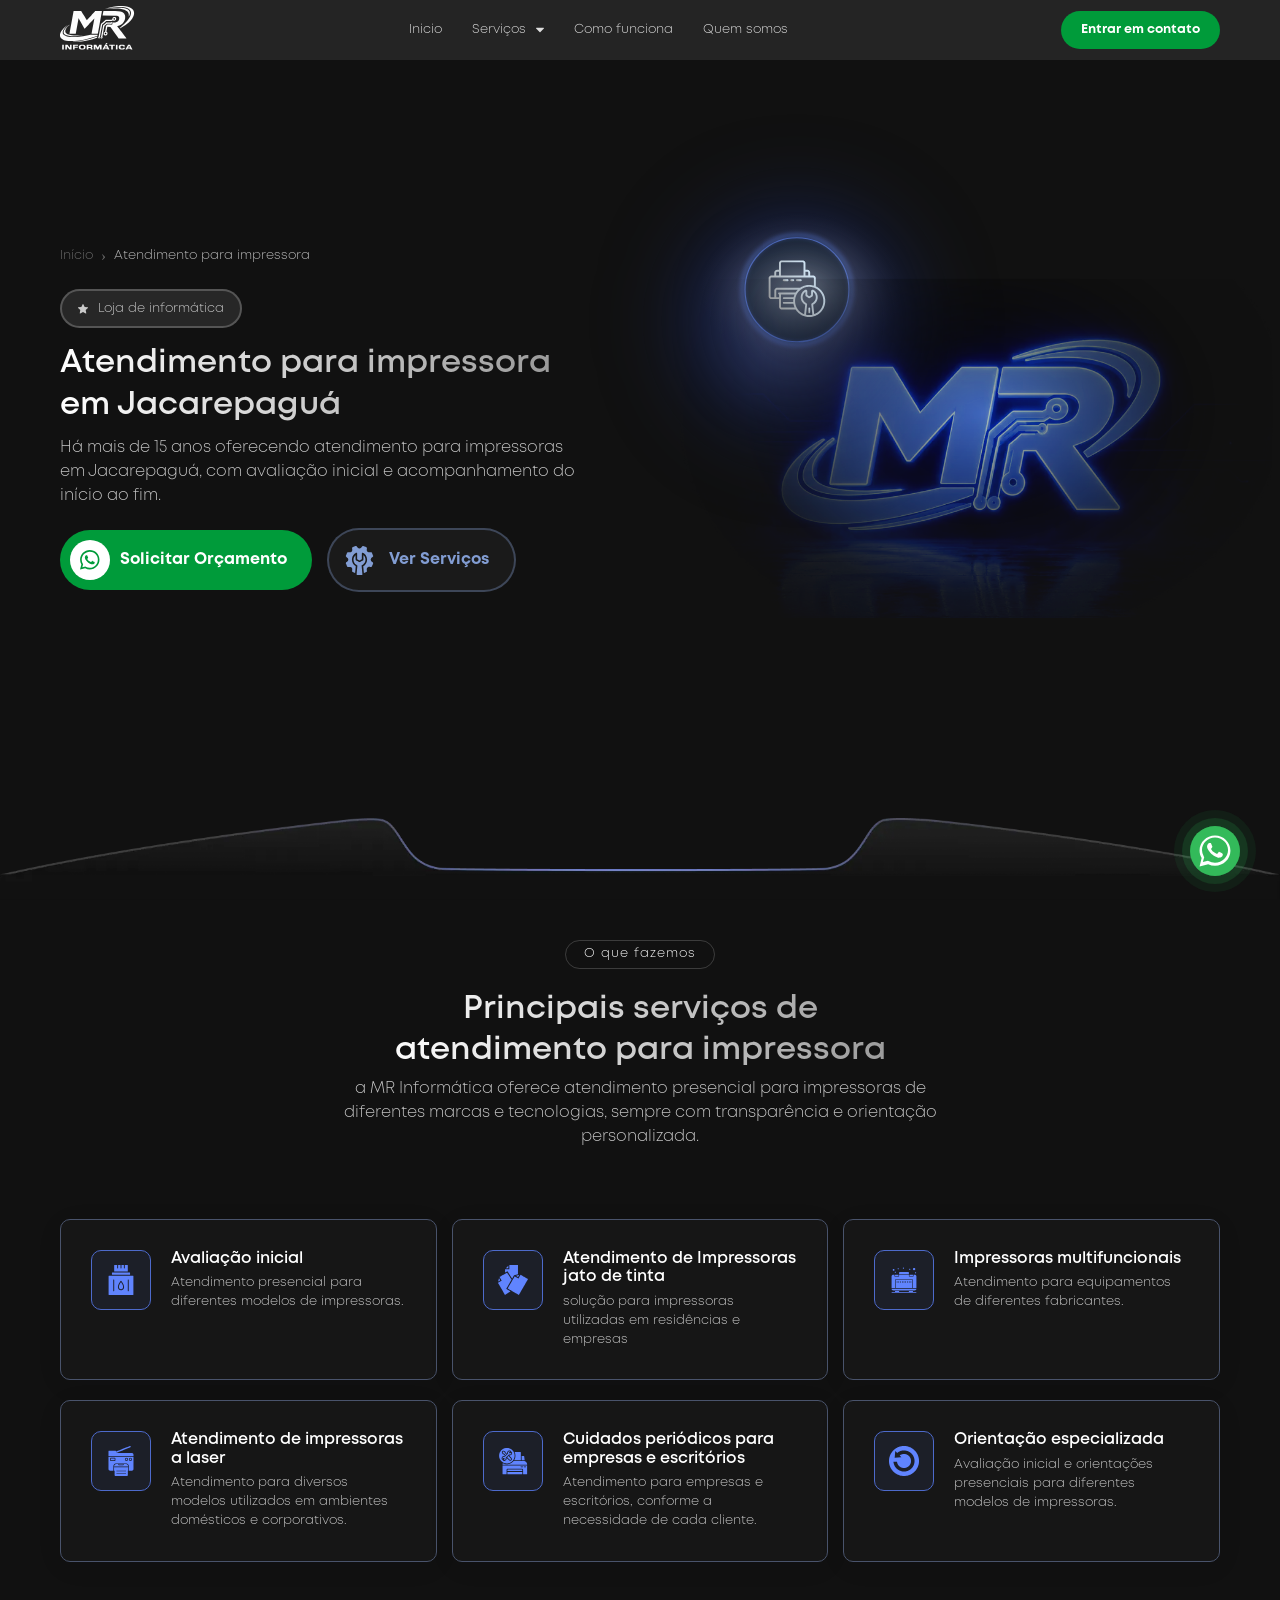
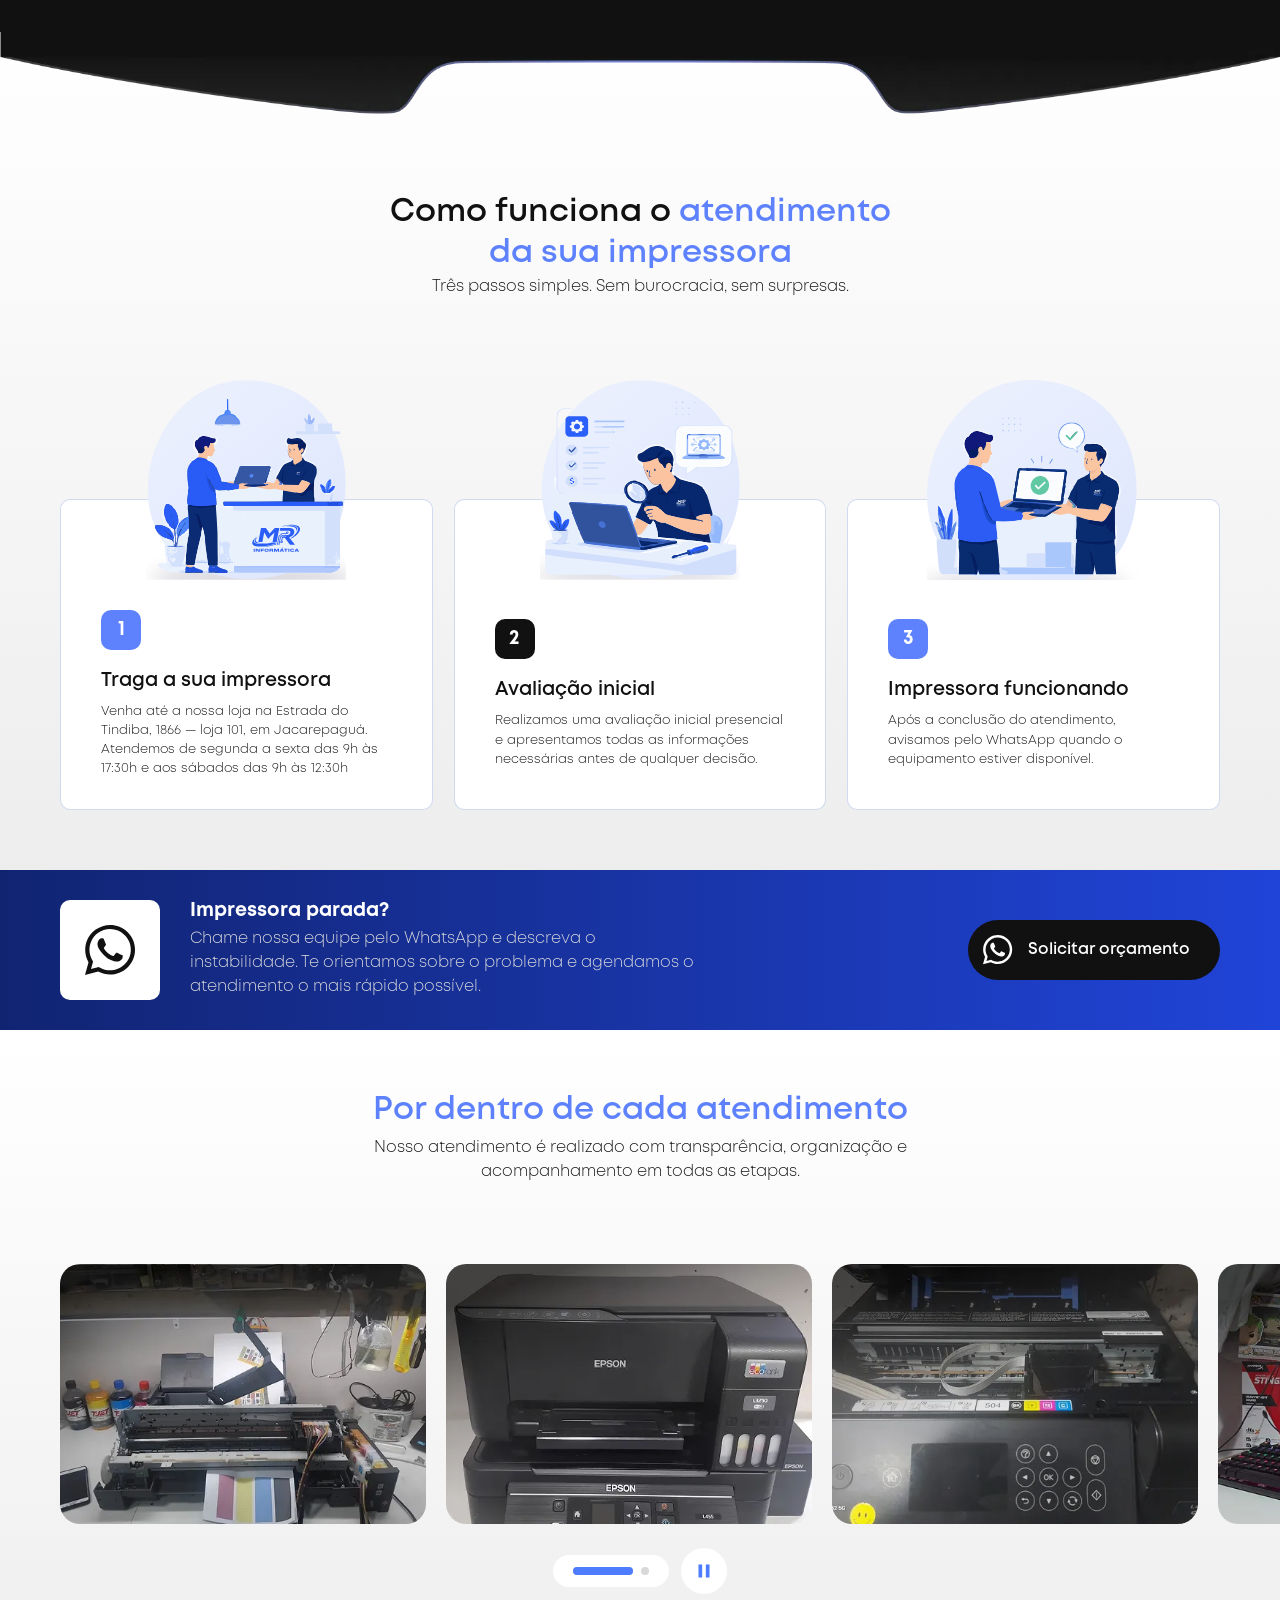
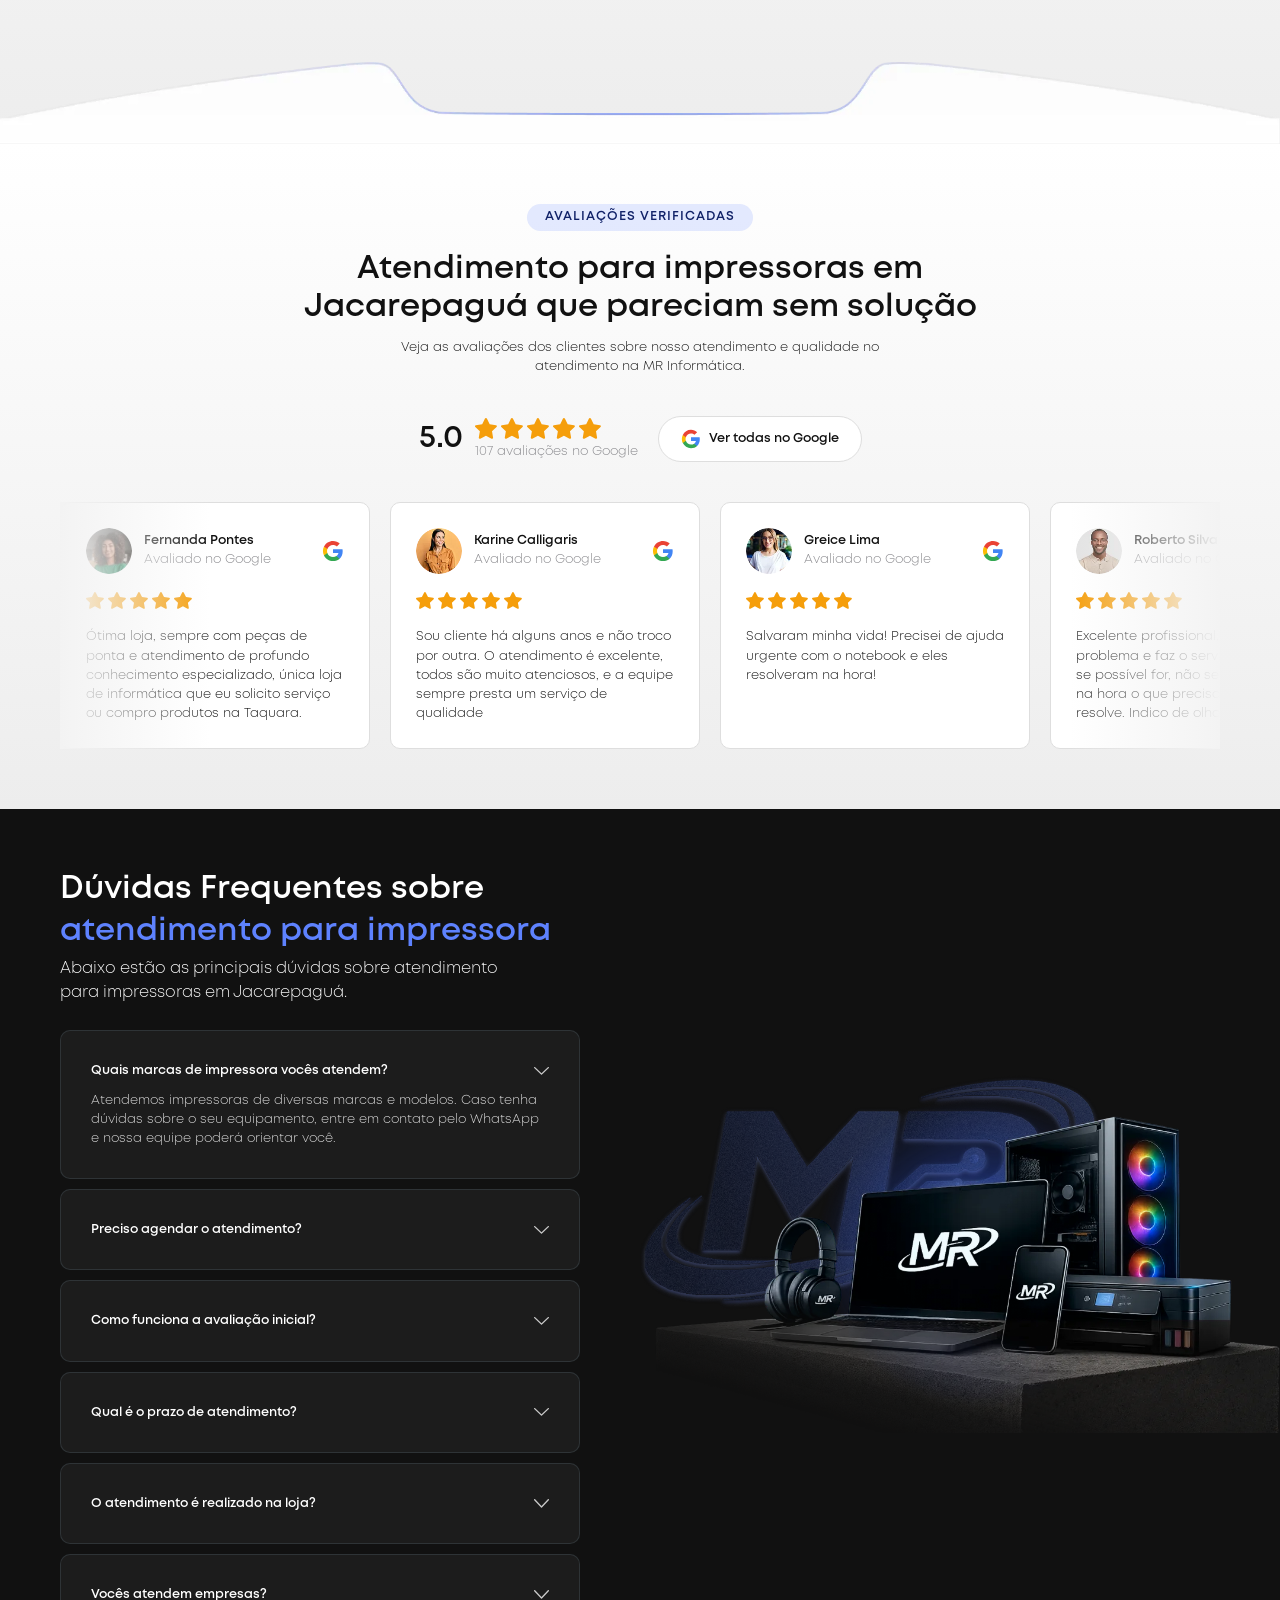
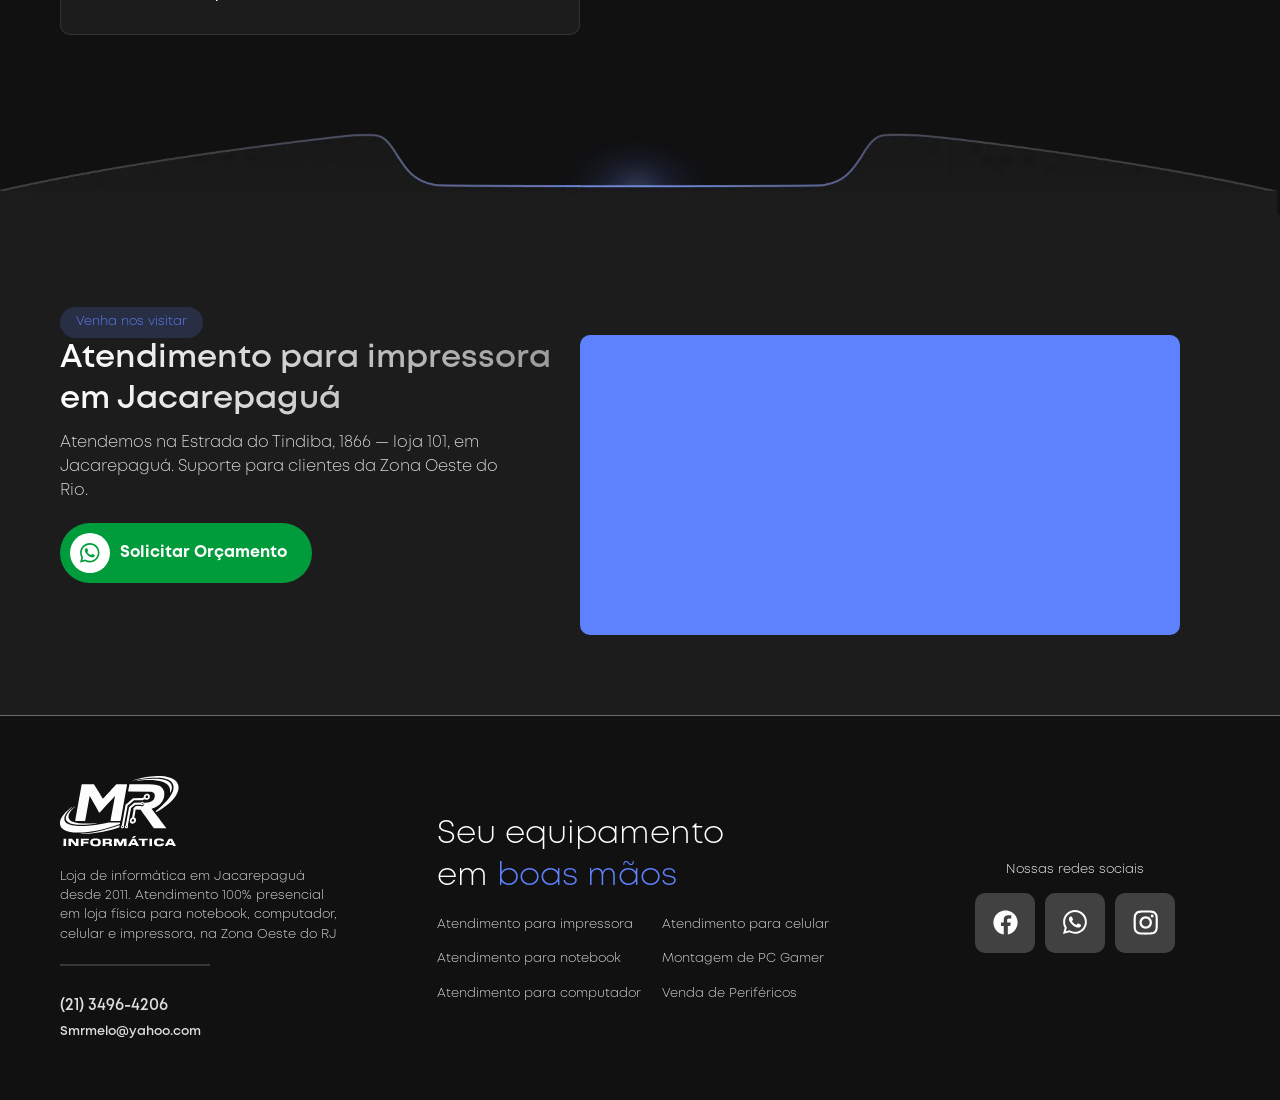
<file: atendimento-impressora.html>
<!DOCTYPE html>
<html lang="pt-BR">

<head>
<!-- Google tag (gtag.js) -->
<script async src="https://www.googletagmanager.com/gtag/js?id=AW-11391960768"></script>
<script>
window.dataLayer = window.dataLayer || [];
function gtag(){dataLayer.push(arguments);}
gtag('js', new Date());
gtag('config', 'AW-11391960768');
gtag('config', 'AW-11391960768/SzyzCOiR5eMcEMCNjrgq', {
  'phone_conversion_number': '(21) 3496-4206'
});
</script>

<!-- Google Tag Manager -->
<script>(function(w,d,s,l,i){w[l]=w[l]||[];w[l].push({'gtm.start':
new Date().getTime(),event:'gtm.js'});var f=d.getElementsByTagName(s)[0],
j=d.createElement(s),dl=l!='dataLayer'?'&l='+l:'';j.async=true;j.src=
'https://www.googletagmanager.com/gtm.js?id='+i+dl;f.parentNode.insertBefore(j,f);
})(window,document,'script','dataLayer','GTM-P5TNDQMR');</script>
<!-- End Google Tag Manager -->

  <meta charset="UTF-8">

  <meta name="HandheldFriendly" content="true">
  <meta http-equiv="X-UA-Compatible" content="IE=edge">
  <meta name="viewport" content="width=device-width, initial-scale=1">
  <meta name="robots" content="index, follow">

  <title>Atendimento para impressora em Jacarepaguá | MR Informática</title>
  <meta property="og:title" content="Atendimento para impressora em Jacarepaguá | MR Informática">

  <meta name="description" content="Atendimento presencial para impressoras em Jacarepaguá. Avaliação inicial, transparência no atendimento e diversas marcas atendidas.">
  <meta property="og:description" content="Atendimento presencial para impressoras em Jacarepaguá. Avaliação inicial, transparência no atendimento e diversas marcas atendidas.">

  <meta name="theme-color" content="#FFFFFF">
  <meta name="msapplication-TileColor" content="#FFFFFF">
  <meta name="msapplication-navbutton-color" content="#FFFFFF">
  <meta name="apple-mobile-web-app-status-bar-style" content="#FFFFFF">

  <link rel="apple-touch-icon" sizes="180x180" href="./assets/files/favicons/apple-touch-icon.png" />
  <link rel="icon" type="image/svg+xml" href="./assets/files/favicons/favicon.svg" />
  <link rel="icon" type="image/png" sizes="96x96" href="./assets/files/favicons/favicon-96x96.png" />
  <link rel="icon" type="image/png" sizes="192x192" href="./assets/files/favicons/web-app-manifest-192x192.png" />

  <link rel="shortcut icon" href="./assets/files/favicons/favicon.ico">
  <link rel="manifest" href="./assets/files/favicons/site.webmanifest">
  <link rel="canonical" href="https://www.mrinformaticaeletronica.com.br/atendimento-impressora.html" />
  <meta property="og:url" content="https://www.mrinformaticaeletronica.com.br/atendimento-impressora.html" />
  <meta property="og:type" content="website" />
  <meta property="og:locale" content="pt_BR" />

  <meta property="og:image" content="https://www.mrinformaticaeletronica.com.br/assets/files/images/imagem-prinicpal-MRInformatica.webp" />
  <meta property="og:image:width" content="1200" />
  <meta property="og:image:height" content="630" />

  <meta name="twitter:card" content="summary_large_image" />
  <meta name="twitter:title" content="Atendimento para impressora em Jacarepaguá | MR Informática" />
  <meta name="twitter:description" content="Atendimento presencial para impressoras em Jacarepaguá. Avaliação inicial, transparência no atendimento e diversas marcas atendidas." />
  <meta name="twitter:image" content="https://www.mrinformaticaeletronica.com.br/assets/files/images/imagem-prinicpal-MRInformatica.webp" />

  <meta name="author" content="MR Informática">
  <meta name="application-name" content="MR Informática">
  <meta property="og:site_name" content="MR Informática">
  <meta name="apple-mobile-web-app-title" content="MR Informática">

  <link href="./assets/css/pages/index/index.css" rel="stylesheet" />

  <script type="application/ld+json">
{
  "@context": "https://schema.org",
  "@graph": [
    {
      "@type": "LocalBusiness",
      "@id": "https://www.mrinformaticaeletronica.com.br/#localbusiness",
      "name": "MR Informática",
      "url": "https://www.mrinformaticaeletronica.com.br/",
      "logo": "https://www.mrinformaticaeletronica.com.br/assets/files/images/logo-MR.svg",
      "image": "https://www.mrinformaticaeletronica.com.br/assets/files/images/imagem-prinicpal-MRInformatica.webp",
      "description": "Loja de informática em Jacarepaguá, Zona Oeste do Rio de Janeiro: atendimento para notebook, computador, celular e impressora, além de montagem de PC Gamer e venda de periféricos.",
      "telephone": "+55 21 97320-6461",
      "email": "Smrmelo@yahoo.com",
      "priceRange": "$$",
      "address": {
        "@type": "PostalAddress",
        "streetAddress": "Estrada do Tindiba, 1866, Loja 101",
        "addressLocality": "Rio de Janeiro",
        "addressRegion": "RJ",
        "postalCode": "22745-002",
        "addressCountry": "BR"
      },
      "openingHoursSpecification": [
        {
          "@type": "OpeningHoursSpecification",
          "dayOfWeek": [
            "Monday",
            "Tuesday",
            "Wednesday",
            "Thursday",
            "Friday"
          ],
          "opens": "09:00",
          "closes": "17:30"
        },
        {
          "@type": "OpeningHoursSpecification",
          "dayOfWeek": [
            "Saturday"
          ],
          "opens": "09:00",
          "closes": "12:30"
        }
      ],
      "areaServed": {
        "@type": "AdministrativeArea",
        "name": "Jacarepaguá e Zona Oeste do Rio de Janeiro"
      },
      "sameAs": [
        "https://www.instagram.com/_mrinformatica/"
      ],
      "hasOfferCatalog": {
        "@type": "OfferCatalog",
        "name": "Serviços MR Informática",
        "itemListElement": [
          {
            "@type": "Offer",
            "itemOffered": {
              "@type": "Service",
              "name": "Atendimento para notebook",
              "url": "https://www.mrinformaticaeletronica.com.br/atendimento-notebook.html"
            }
          },
          {
            "@type": "Offer",
            "itemOffered": {
              "@type": "Service",
              "name": "Atendimento para computador",
              "url": "https://www.mrinformaticaeletronica.com.br/atendimento-computador.html"
            }
          },
          {
            "@type": "Offer",
            "itemOffered": {
              "@type": "Service",
              "name": "Atendimento para celular",
              "url": "https://www.mrinformaticaeletronica.com.br/atendimento-celular.html"
            }
          },
          {
            "@type": "Offer",
            "itemOffered": {
              "@type": "Service",
              "name": "Atendimento para impressora",
              "url": "https://www.mrinformaticaeletronica.com.br/atendimento-impressora.html"
            }
          },
          {
            "@type": "Offer",
            "itemOffered": {
              "@type": "Service",
              "name": "Montagem de PC Gamer",
              "url": "https://www.mrinformaticaeletronica.com.br/montagem-pc-gamer.html"
            }
          },
          {
            "@type": "Offer",
            "itemOffered": {
              "@type": "Service",
              "name": "Venda de Periféricos",
              "url": "https://www.mrinformaticaeletronica.com.br/venda-perifericos.html"
            }
          }
        ]
      }
    },
    {
      "@type": "WebSite",
      "@id": "https://www.mrinformaticaeletronica.com.br/#website",
      "url": "https://www.mrinformaticaeletronica.com.br/",
      "name": "MR Informática",
      "inLanguage": "pt-BR"
    },
    {
      "@type": "Service",
      "@id": "https://www.mrinformaticaeletronica.com.br/atendimento-impressora.html#service",
      "name": "Atendimento para impressora",
      "serviceType": "Atendimento para impressora",
      "provider": {
        "@id": "https://www.mrinformaticaeletronica.com.br/#localbusiness"
      },
      "areaServed": {
        "@type": "AdministrativeArea",
        "name": "Jacarepaguá e Zona Oeste do Rio de Janeiro"
      },
      "description": "Serviço de atendimento e atendimento de impressoras jato de tinta e laser em Jacarepaguá."
    },
    {
      "@type": "BreadcrumbList",
      "@id": "https://www.mrinformaticaeletronica.com.br/atendimento-impressora.html#breadcrumb",
      "itemListElement": [
        {
          "@type": "ListItem",
          "position": 1,
          "name": "Início",
          "item": "https://www.mrinformaticaeletronica.com.br/"
        },
        {
          "@type": "ListItem",
          "position": 2,
          "name": "Atendimento para impressora",
          "item": "https://www.mrinformaticaeletronica.com.br/atendimento-impressora.html"
        }
      ]
    }
  ]
}
  </script>

<script type="application/ld+json">
{
  "@context": "https://schema.org",
  "@type": "FAQPage",
  "mainEntity": [
    {
      "@type": "Question",
      "name": "Quais marcas de impressora vocês atendem?",
      "acceptedAnswer": {
        "@type": "Answer",
        "text": "Atendemos impressoras de diversas marcas e modelos. Caso tenha dúvidas sobre o seu equipamento, entre em contato pelo WhatsApp e nossa equipe poderá orientar você."
      }
    },
    {
      "@type": "Question",
      "name": "Preciso agendar o atendimento?",
      "acceptedAnswer": {
        "@type": "Answer",
        "text": "Não é necessário. Você pode visitar nossa loja durante o horário de funcionamento ou falar conosco pelo WhatsApp antes da visita."
      }
    },
    {
      "@type": "Question",
      "name": "Como funciona a avaliação inicial?",
      "acceptedAnswer": {
        "@type": "Answer",
        "text": "A avaliação é realizada presencialmente em nossa loja. Após essa etapa, apresentamos todas as informações e orientações para que você decida como deseja prosseguir."
      }
    },
    {
      "@type": "Question",
      "name": "Qual é o prazo de atendimento?",
      "acceptedAnswer": {
        "@type": "Answer",
        "text": "O prazo pode variar de acordo com o equipamento e a disponibilidade de atendimento. Informamos a previsão durante a avaliação inicial."
      }
    },
    {
      "@type": "Question",
      "name": "O atendimento é realizado na loja?",
      "acceptedAnswer": {
        "@type": "Answer",
        "text": "Sim. Todo o atendimento é presencial em nossa loja, localizada na Estrada do Tindiba, 1866, Loja 101, em Jacarepaguá."
      }
    },
    {
      "@type": "Question",
      "name": "Vocês atendem empresas?",
      "acceptedAnswer": {
        "@type": "Answer",
        "text": "Sim. Atendemos empresas da região de Jacarepaguá e Zona Oeste do Rio de Janeiro. Entre em contato para conhecer as opções de atendimento."
      }
    }
  ]
}
</script>
</head>

<body>
<!-- Google Tag Manager (noscript) -->
<noscript><iframe src="https://www.googletagmanager.com/ns.html?id=GTM-P5TNDQMR"
height="0" width="0" style="display:none;visibility:hidden"></iframe></noscript>
<!-- End Google Tag Manager (noscript) -->

    <header>
  <nav class="navbar" aria-label="Navegação principal">
        <a href="index.html">
            <img class="logo" src="./assets/files/images/logo-MR.svg" alt="MR Informática" loading="eager">
        </a>
        <div class="opcoes">
            <div class="expandir"><a href="./index.html" class="opcao" aria-label="Ir para a página inicial"><p>Inicio</p></a></div>
            <div class="expandir">
                <button class="opcao">
                    <p>Serviços</p>
                    <svg viewBox="0 0 7 5" xmlns="http://www.w3.org/2000/svg">
                        <path
                            d="M6.89676 1.20753L3.88221 4.41049C3.67498 4.63068 3.32505 4.63068 3.11781 4.41049L0.10324 1.20753C-0.123248 0.966859 0.0473608 0.57196 0.377841 0.57196H6.62213C6.95264 0.57196 7.12325 0.966859 6.89676 1.20753Z">
                        </path>
                    </svg>
                </button>
                <div class="balao areas">
                    <a href="./atendimento-notebook.html" class="botao" aria-label="Acessar página de atendimento para notebook">
                      <img src="./assets/files/images/icone-servico-notebook-loja.svg" alt="Ícone de atendimento para notebook" loading="lazy" decoding="async">
                      <p>Atendimento para notebook</p>
                    </a>
                    <a href="./atendimento-computador.html" class="botao" aria-label="Acessar página de atendimento para computador">
                      <img src="./assets/files/images/icone-servico-computador-loja.svg" alt="Ícone de atendimento para computador" loading="lazy" decoding="async">
                      <p>Atendimento para computador</p>
                    </a>
                    <a href="./atendimento-celular.html" class="botao" aria-label="Acessar página de atendimento para celular">
                      <img src="./assets/files/images/icone-servico-celular-loja.svg" alt="Ícone de atendimento para celular" loading="lazy" decoding="async">
                      <p>Atendimento para celular</p>
                    </a>
                    <a href="./atendimento-impressora.html" class="botao" aria-label="Acessar página de atendimento para impressora">
                      <img src="./assets/files/images/icone-servico-impressora-loja.svg" alt="Ícone de atendimento para impressora" loading="lazy" decoding="async">
                      <p>Atendimento para impressora</p>
                    </a>
                    <a href="./montagem-pc-gamer.html" class="botao" aria-label="Acessar página de montagem de pc gamer">
                      <img src="./assets/files/images/icone-montagem-pc-gamer.svg" alt="Ícone de montagem de PC Gamer" loading="lazy" decoding="async">
                      <p>Montagem de PC Gamer</p>
                    </a>
                    <a href="./venda-perifericos.html" class="botao" aria-label="Acessar página de venda de periféricos">
                      <img src="./assets/files/images/icone-venda-de-perifericos.svg" alt="Ícone de venda de periféricos" loading="lazy" decoding="async">
                      <p>Venda de Periféricos</p>
                    </a>
                </div>
            </div>
            <div class="expandir"><a href="./index.html#como-funciona" class="opcao" aria-label="Ver como funciona o atendimento"><p>Como funciona</p></a></div>
<div class="expandir"><a href="./quem-somos.html" class="opcao" aria-label="Acessar página de Quem somos"><p>Quem somos</p></a></div>
            <button class="destaque btn-whatsapp" data-phone="5521973206461" data-message="" aria-label="Entrar em contato pelo WhatsApp com a MR informática">
                Entrar em contato
            </button>
        </div>
        <button class="destaque btn-whatsapp" data-phone="5521973206461" data-message="" aria-label="Entrar em contato pelo WhatsApp com a MR informática">
            Entrar em contato
        </button>
        <button class="menu" aria-label="Menu principal">
            <span class="um"></span>
            <span class="dois"></span>
        </button>
    </nav>
</header>
<main>

    <!-- 
    seção apresentação 
  -->
    <section class="apresentacao">
        <!-- Texto -->
        <div class="texto">
            <nav class="breadcrumb" aria-label="Breadcrumb">
                <a class="rota" href="./index.html">Início</a>
                <span aria-hidden="true">›</span>
                <span>Atendimento para impressora</span>
            </nav>
            <div class="tag tag-servico">
                <img src="./assets/files/images/icone-estrela.svg" alt="" loading="lazy" decoding="async">
                <p class="tag-label">Loja de informática</p>
            </div>
            <h1 class="titulo-impressora">Atendimento para impressora em Jacarepaguá</h1>
            <p>Há mais de 15 anos oferecendo atendimento para impressoras em Jacarepaguá,
                 com avaliação inicial e acompanhamento do início ao fim.</p>
            <div class="botoes">
                <button class="btn-whatsapp" data-phone="5521973206461" data-message="Olá, gostaria de solicitar um orçamento." aria-label="Solicitar orçamento pelo WhatsApp">

                    <div class="icone">
                        <img src="./assets/files/images/icone-whatsapp-verde.svg" alt="WhatsApp" loading="lazy" decoding="async">
                    </div>

                    <h3>Solicitar Orçamento</h3>
                </button>

                <a class="btn btn-servicos" href="#servicos">
                    <div class="icone">
                        <img src="./assets/files/images/icone-servicos.svg" alt="Serviços" loading="lazy" decoding="async">
                    </div>

                    <h3>Ver Serviços</h3>
                </a>
            </div>
        </div>
        <!-- Imagem -->
        <div class="imagem">
            <div class="quadro">
                <div class="glow"></div>
                <img src="./assets/files/images/icone-servico-impressora.svg" alt="Ícone de serviço de impressora" loading="lazy" decoding="async">
            </div>
            <img src="./assets/files/images/impressora-mrinformatica.webp" class="nuvem nuvem-servico" alt="Atendimento para impressora em Jacarepaguá" loading="eager" fetchpriority="high" decoding="async">
        </div>

        <img src="./assets/files/images/divisor-MRinformatica.webp" class="divisor-MRinformatica" alt="" loading="lazy" decoding="async">
    </section>

    <!-- 
    seção servicos 
  -->
    <section id="servicos" class="servicos animar">
        <!-- Titulo -->
        <div class="titulo-servicos">
            <div class="tag">
                <h3>O que fazemos</h3>
            </div>
            <h2>Principais serviços de atendimento para impressora</h2>
            <p class="descricao-impressora">a MR Informática oferece atendimento presencial para
                 impressoras de diferentes marcas e tecnologias,
                 sempre com transparência e orientação personalizada.</p>
        </div>
        <!-- Quadros -->
        <div class="quadros-servicos">
            <div class="quadro quadro-pagina-servico">
                <div class="icone">
                    <img src="./assets/files/images/icone-qualidade-impressao.svg"
                        alt="Ícone de Avaliação inicial da impressora" loading="lazy" decoding="async">
                </div>
                <div class="texto texto-pagina-servico">
                    <h3>Avaliação inicial</h3>
                    <p>Atendimento presencial para diferentes modelos de impressoras.</p>
                </div>
            </div>
            <div class="quadro quadro-pagina-servico">
                <div class="icone">
                    <img src="./assets/files/images/icone-uso-papel-impressora.svg"
                        alt="Ícone de atendimento de impressoras jato de tinta" loading="lazy" decoding="async">
                </div>
                <div class="texto texto-pagina-servico">
                    <h3><strong>Atendimento de Impressoras jato de tinta</strong></h3>
                    <p>solução para impressoras utilizadas em residências e empresas</p>
                </div>
            </div>
            <div class="quadro quadro-pagina-servico">
                <div class="icone">
                    <img src="./assets/files/images/icone-cartuchos-impressora.svg"
                        alt="Ícone de cartuchos e toners" loading="lazy" decoding="async">
                </div>
                <div class="texto texto-pagina-servico">
                    <h3><strong>Impressoras multifuncionais</strong></h3>
                    <p>Atendimento para equipamentos de diferentes fabricantes.
                    </p>
                </div>
            </div>
            <div class="quadro quadro-pagina-servico">
                <div class="icone">
                    <img src="./assets/files/images/icone-impressora-laser.svg"
                        alt="Ícone de atendimento de impressoras a laser" loading="lazy" decoding="async">
                </div>
                <div class="texto texto-pagina-servico">
                    <h3>Atendimento de impressoras a laser</h3>
                    <p>Atendimento para diversos modelos utilizados em ambientes domésticos e corporativos.</p>
                </div>
            </div>
            <div class="quadro quadro-pagina-servico">
                <div class="icone">
                    <img src="./assets/files/images/icone-impressora-empresas-escritorios.svg"
                        alt="Ícone de cuidados periódicos para empresas e escritórios" loading="lazy" decoding="async">
                </div>
                <div class="texto texto-pagina-servico">
                    <h3>Cuidados periódicos para empresas e escritórios</h3>
                    <p>Atendimento para empresas e escritórios, conforme a necessidade de cada cliente.
                    </p>
                </div>
            </div>
            <div class="quadro quadro-pagina-servico">
                <div class="icone">
                    <img src="./assets/files/images/icone-reconficaracao-impressora.svg"
                        alt="Ícone de reset e reconfiguração de impressora" loading="lazy" decoding="async">
                </div>
                <div class="texto texto-pagina-servico">
                    <h3>Orientação especializada</h3>
                    <p>Avaliação inicial e orientações presenciais para diferentes modelos de impressoras.</p>
                </div>
            </div>
        </div>
    </section>


    <!-- 
    seção etapas (Como funciona) 
  -->
    <section class="etapas etapas-pagina-servico">
        <img src="./assets/files/images/divisor-MRinformatica.webp" class="divisor-MRinformatica" alt="" loading="lazy" decoding="async">

        <div class="titulo">
            <h2>Como funciona o <span>atendimento da sua impressora</span></h2>
            <p>Três passos simples. Sem burocracia, sem surpresas.</p>
        </div>
        <div class="itens">
            <div class="item"><img src="./assets/files/images/ilustracao-passo-um.svg" alt="Ilustração do primeiro passo do atendimento" loading="lazy" decoding="async">
                <h4>1</h4>
                <h3>Traga a sua impressora</h3>
                <p>Venha até a nossa loja na Estrada do Tindiba, 1866 — loja 101, em Jacarepaguá. Atendemos de segunda a
                    sexta das 9h às 17:30h e aos sábados das 9h às 12:30h</p>
            </div>
            <div class="item"><img src="./assets/files/images/ilustracao-passo-dois.svg" alt="Ilustração do segundo passo do atendimento" loading="lazy" decoding="async">
                <h4>2</h4>
                <h3>Avaliação inicial</h3>
                <p>Realizamos uma avaliação inicial presencial e apresentamos todas
                     as informações necessárias antes de qualquer decisão.</p>
            </div>
            <div class="item"><img src="./assets/files/images/ilustracao-passo-tres.svg" alt="Ilustração do terceiro passo do atendimento" loading="lazy" decoding="async">
                <h4>3</h4>
                <h3>Impressora funcionando</h3>
                <p>Após a conclusão do atendimento, avisamos pelo 
                    WhatsApp quando o equipamento estiver disponível.</p>
            </div>
        </div>
    </section>

    <section class="cta">
        <div class="quadro">
            <div class="imagem">
                <img src="./assets/files/images/icone-whatsapp-preto.svg" alt="WhatsApp" loading="lazy" decoding="async">
            </div>
            <div class="texto">
                <h3>Impressora parada?</h3>
                <p>Chame nossa equipe pelo WhatsApp e descreva o instabilidade. Te orientamos sobre o problema e agendamos o
                    atendimento o mais rápido possível.</p>
            </div>
            <button class="btn-whatsapp" data-phone="5521973206461" data-message="Olá, gostaria de solicitar um orçamento." aria-label="Solicitar orçamento pelo WhatsApp">
                <div class="icone">
                    <img src="./assets/files/images/icone-whatsApp-branco.svg" alt="WhatsApp" loading="lazy" decoding="async">
                </div> Solicitar orçamento
            </button>
        </div>
    </section>

    <!-- 
    seção trabalhos
  -->
    <section class="trabalhos">
        <div class="titulo">
            <h2><span>Por dentro de cada atendimento</span></h2>
            <p class="descricao-impressora">
                Nosso atendimento é realizado com transparência, organização e acompanhamento em todas as etapas.
            </p>
        </div>
        <div class="slider">
        <div class="listaTrabalhos">
        <div class="card">
          <img src="./assets/files/images/impressora-jato-de-tinta.webp"
            alt="Impressora jato de tinta" loading="lazy" decoding="async">
        </div>

        <div class="card">
          <img src="./assets/files/images/impressora.webp"
            alt="Impressora" loading="lazy" decoding="async">
        </div>

        <div class="card">
          <img src="./assets/files/images/impressora-multifuncional.webp"
            alt="Impressora multifuncional" loading="lazy" decoding="async">
        </div>

        <div class="card">
          <img src="./assets/files/images/computador-gamer.webp"
            alt="Computador gamer" loading="lazy" decoding="async">
        </div>

        <div class="card">
          <img src="./assets/files/images/smartphone-moderno.webp"
            alt="Smartphone" loading="lazy" decoding="async">
        </div>

        <div class="card">
          <img src="./assets/files/images/loja-informatica.webp"
            alt="Loja de informática" loading="lazy" decoding="async">
        </div>
      </div>
        </div>

        <div class="controles">

            <div class="indicadores"></div>

            <button class="pause" aria-label="Pausar carrossel">
                <svg viewBox="0 0 24 24" width="50" height="50">
                    <path fill="currentColor" d="M6 5h4v14H6zm8 0h4v14h-4z">
                    </path>
                </svg>
            </button>

        </div>

        <img src="./assets/files/images/divisor-branco.webp" class="divisor-branco" alt="" loading="lazy" decoding="async">
    </section>




    <!-- 
    seção depoimentos 
  -->
    <section class="depoimentos animar">
        <!-- Titulo -->
        <div class="titulo-avaliacoes">
            <div class="tag">
                <h3>AVALIAÇÕES VERIFICADAS</h3>
            </div>
            <h2 class="titulo-impressora">Atendimento para impressoras em Jacarepaguá que pareciam sem solução</h2>
            <p>Veja as avaliações dos clientes sobre nosso atendimento e qualidade no atendimento na MR Informática.
            </p>
        </div>
        <!-- Resumo -->
        <div class="resumo-google">
            <div class="nota">
                <h3>5.0</h3>
                <div class="estrelas-nota">
                    <div class="estrelas">
                        <img src="./assets/files/images/icone-estrela-laranja.svg" alt="Ícone de estrela de avaliação" loading="lazy" decoding="async">
                        <img src="./assets/files/images/icone-estrela-laranja.svg" alt="Ícone de estrela de avaliação" loading="lazy" decoding="async">
                        <img src="./assets/files/images/icone-estrela-laranja.svg" alt="Ícone de estrela de avaliação" loading="lazy" decoding="async">
                        <img src="./assets/files/images/icone-estrela-laranja.svg" alt="Ícone de estrela de avaliação" loading="lazy" decoding="async">
                        <img src="./assets/files/images/icone-estrela-laranja.svg" alt="Ícone de estrela de avaliação" loading="lazy" decoding="async">
                    </div>
                    <p>107 avaliações no Google</p>
                </div>
            </div>
            <a href="https://share.google/bujreLpOrjqT5WpYq" target="_blank" class="btn-google">
                <img src="./assets/files/images/icone-google.svg" alt="Google" loading="lazy" decoding="async">
                <p>Ver todas no Google</p>
            </a>
        </div>
        <!-- Slide -->
        <div class="slide-avaliacoes">
      <div class="sombra um"></div>
      <div class="sombra dois"></div>
      <div class="itens-avaliacoes">
        <!-- Avaliação 1 -->
        <div class="item">
          <div class="cabecalho-avaliacao">
            <div class="perfil">
              <div class="foto" style="background-image: url('./assets/files/images/foto-pessoa-2.webp');"></div>
              <div class="info">
                <h3>Fernanda Pontes</h3>
                <h4>Avaliado no Google</h4>
              </div>
            </div>
            <img class="icone-google" src="./assets/files/images/icone-google.svg" alt="Google" loading="lazy" decoding="async">
          </div>
          <div class="estrelas">
            <img src="./assets/files/images/icone-estrela-laranja.svg" alt="Ícone de estrela de avaliação" loading="lazy" decoding="async">
            <img src="./assets/files/images/icone-estrela-laranja.svg" alt="Ícone de estrela de avaliação" loading="lazy" decoding="async">
            <img src="./assets/files/images/icone-estrela-laranja.svg" alt="Ícone de estrela de avaliação" loading="lazy" decoding="async">
            <img src="./assets/files/images/icone-estrela-laranja.svg" alt="Ícone de estrela de avaliação" loading="lazy" decoding="async">
            <img src="./assets/files/images/icone-estrela-laranja.svg" alt="Ícone de estrela de avaliação" loading="lazy" decoding="async">
          </div>
          <p>Ótima loja, sempre com peças de ponta e atendimento de profundo conhecimento especializado, única loja de
            informática que eu solicito serviço ou compro produtos na Taquara.</p>
        </div>
        <!-- Avaliação 2 -->
        <div class="item">
          <div class="cabecalho-avaliacao">
            <div class="perfil">
              <div class="foto" style="background-image: url('./assets/files/images/foto-pessoa-6.webp');"></div>
              <div class="info">
                <h3>Karine Calligaris</h3>
                <h4>Avaliado no Google</h4>
              </div>
            </div>
            <img class="icone-google" src="./assets/files/images/icone-google.svg" alt="Google" loading="lazy" decoding="async">
          </div>
          <div class="estrelas">
            <img src="./assets/files/images/icone-estrela-laranja.svg" alt="Ícone de estrela de avaliação" loading="lazy" decoding="async">
            <img src="./assets/files/images/icone-estrela-laranja.svg" alt="Ícone de estrela de avaliação" loading="lazy" decoding="async">
            <img src="./assets/files/images/icone-estrela-laranja.svg" alt="Ícone de estrela de avaliação" loading="lazy" decoding="async">
            <img src="./assets/files/images/icone-estrela-laranja.svg" alt="Ícone de estrela de avaliação" loading="lazy" decoding="async">
            <img src="./assets/files/images/icone-estrela-laranja.svg" alt="Ícone de estrela de avaliação" loading="lazy" decoding="async">
          </div>
          <p>Sou cliente há alguns anos e não troco por outra. O atendimento é excelente, todos são muito atenciosos, e a equipe sempre presta um serviço de qualidade</p>
        </div>
        <!-- Avaliação 3 -->
        <div class="item">
          <div class="cabecalho-avaliacao">
            <div class="perfil">
              <div class="foto" style="background-image: url('./assets/files/images/foto-pessoa-7.webp');"></div>
              <div class="info">
                <h3>Greice Lima</h3>
                <h4>Avaliado no Google</h4>
              </div>
            </div>
            <img class="icone-google" src="./assets/files/images/icone-google.svg" alt="Google" loading="lazy" decoding="async">
          </div>
          <div class="estrelas">
            <img src="./assets/files/images/icone-estrela-laranja.svg" alt="Ícone de estrela de avaliação" loading="lazy" decoding="async">
            <img src="./assets/files/images/icone-estrela-laranja.svg" alt="Ícone de estrela de avaliação" loading="lazy" decoding="async">
            <img src="./assets/files/images/icone-estrela-laranja.svg" alt="Ícone de estrela de avaliação" loading="lazy" decoding="async">
            <img src="./assets/files/images/icone-estrela-laranja.svg" alt="Ícone de estrela de avaliação" loading="lazy" decoding="async">
            <img src="./assets/files/images/icone-estrela-laranja.svg" alt="Ícone de estrela de avaliação" loading="lazy" decoding="async">
          </div>
          <p>Salvaram minha vida!
             Precisei de ajuda urgente com o notebook e eles resolveram na hora!</p>
        </div>
        <!-- Avaliação 4 -->
        <div class="item">
          <div class="cabecalho-avaliacao">
            <div class="perfil">
              <div class="foto" style="background-image: url('./assets/files/images/foto-pessoa-5.webp');"></div>
              <div class="info">
                <h3>Roberto Silva</h3>
                <h4>Avaliado no Google</h4>
              </div>
            </div>
            <img class="icone-google" src="./assets/files/images/icone-google.svg" alt="Google" loading="lazy" decoding="async">
          </div>
          <div class="estrelas">
            <img src="./assets/files/images/icone-estrela-laranja.svg" alt="Ícone de estrela de avaliação" loading="lazy" decoding="async">
            <img src="./assets/files/images/icone-estrela-laranja.svg" alt="Ícone de estrela de avaliação" loading="lazy" decoding="async">
            <img src="./assets/files/images/icone-estrela-laranja.svg" alt="Ícone de estrela de avaliação" loading="lazy" decoding="async">
            <img src="./assets/files/images/icone-estrela-laranja.svg" alt="Ícone de estrela de avaliação" loading="lazy" decoding="async">
            <img src="./assets/files/images/icone-estrela-laranja.svg" alt="Ícone de estrela de avaliação" loading="lazy" decoding="async">
          </div>
          <p>Excelente profissional, não inventa problema e faz o serviço na sua frente se possível for, não sendo ele
            mostra na hora o que precisa ser feito e resolve. Indico de olhos fechados</p>
        </div>
        <!-- Avaliação 5 -->
        <div class="item">
          <div class="cabecalho-avaliacao">
            <div class="perfil">
              <div class="foto" style="background-image: url('./assets/files/images/foto-pessoa-4.webp');"></div>
              <div class="info">
                <h3>Juliana Matos</h3>
                <h4>Avaliado no Google</h4>
              </div>
            </div>
            <img class="icone-google" src="./assets/files/images/icone-google.svg" alt="Google" loading="lazy" decoding="async">
          </div>
          <div class="estrelas">
            <img src="./assets/files/images/icone-estrela-laranja.svg" alt="Ícone de estrela de avaliação" loading="lazy" decoding="async">
            <img src="./assets/files/images/icone-estrela-laranja.svg" alt="Ícone de estrela de avaliação" loading="lazy" decoding="async">
            <img src="./assets/files/images/icone-estrela-laranja.svg" alt="Ícone de estrela de avaliação" loading="lazy" decoding="async">
            <img src="./assets/files/images/icone-estrela-laranja.svg" alt="Ícone de estrela de avaliação" loading="lazy" decoding="async">
            <img src="./assets/files/images/icone-estrela-laranja.svg" alt="Ícone de estrela de avaliação" loading="lazy" decoding="async">
          </div>
          <p>Empresa maravilhosa. Profissionais competentes e atenciosos. Deixei meu aparelho com problema, saiu funcionando perfeitamente. Minha gratidão à MR Informática.</p>
        </div>

        <!-- Avaliação 6 -->
        <div class="item">
          <div class="cabecalho-avaliacao">
            <div class="perfil">
              <div class="foto" style="background-image: url('./assets/files/images/foto-pessoa-8.webp');"></div>
              <div class="info">
                <h3>Thiago Pereira</h3>
                <h4>Avaliado no Google</h4>
              </div>
            </div>
            <img class="icone-google" src="./assets/files/images/icone-google.svg" alt="Google" loading="lazy" decoding="async">
          </div>
          <div class="estrelas">
            <img src="./assets/files/images/icone-estrela-laranja.svg" alt="Ícone de estrela de avaliação" loading="lazy" decoding="async">
            <img src="./assets/files/images/icone-estrela-laranja.svg" alt="Ícone de estrela de avaliação" loading="lazy" decoding="async">
            <img src="./assets/files/images/icone-estrela-laranja.svg" alt="Ícone de estrela de avaliação" loading="lazy" decoding="async">
            <img src="./assets/files/images/icone-estrela-laranja.svg" alt="Ícone de estrela de avaliação" loading="lazy" decoding="async">
            <img src="./assets/files/images/icone-estrela-laranja.svg" alt="Ícone de estrela de avaliação" loading="lazy" decoding="async">
          </div>
          <p>Adorei a loja! Ótimos profissionais e excelente atendimento. Agora, todos os meus computadores são levados para lá.</p>
        </div>

        <!-- Avaliação 7 -->
        <div class="item">
          <div class="cabecalho-avaliacao">
            <div class="perfil">
              <div class="foto" style="background-image: url('./assets/files/images/foto-pessoa-3.webp');">

              </div>
              <div class="info">
                <h3>Rodrigo Santos</h3>
                <h4>Avaliado no Google</h4>
              </div>
            </div>
            <img class="icone-google" src="./assets/files/images/icone-google.svg" alt="Google" loading="lazy" decoding="async">
          </div>
          <div class="estrelas">
            <img src="./assets/files/images/icone-estrela-laranja.svg" alt="Ícone de estrela de avaliação" loading="lazy" decoding="async">
            <img src="./assets/files/images/icone-estrela-laranja.svg" alt="Ícone de estrela de avaliação" loading="lazy" decoding="async">
            <img src="./assets/files/images/icone-estrela-laranja.svg" alt="Ícone de estrela de avaliação" loading="lazy" decoding="async">
            <img src="./assets/files/images/icone-estrela-laranja.svg" alt="Ícone de estrela de avaliação" loading="lazy" decoding="async">
            <img src="./assets/files/images/icone-estrela-laranja.svg" alt="Ícone de estrela de avaliação" loading="lazy" decoding="async">
          </div>
          <p>Atendimento para notebook, computador e impressora só faço com o Márcio da Mr informática,empresa de
            confiança.</p>
        </div>

        <!-- Avaliação 8 -->
        <div class="item">
          <div class="cabecalho-avaliacao">
            <div class="perfil">
              <div class="foto" style="background-image: url('./assets/files/images/foto-pessoa-1.webp');"></div>
              <div class="info">
                <h3>André Luiz</h3>
                <h4>Avaliado no Google</h4>
              </div>
            </div>
            <img class="icone-google" src="./assets/files/images/icone-google.svg" alt="Google" loading="lazy" decoding="async">
          </div>
          <div class="estrelas">
            <img src="./assets/files/images/icone-estrela-laranja.svg" alt="Ícone de estrela de avaliação" loading="lazy" decoding="async">
            <img src="./assets/files/images/icone-estrela-laranja.svg" alt="Ícone de estrela de avaliação" loading="lazy" decoding="async">
            <img src="./assets/files/images/icone-estrela-laranja.svg" alt="Ícone de estrela de avaliação" loading="lazy" decoding="async">
            <img src="./assets/files/images/icone-estrela-laranja.svg" alt="Ícone de estrela de avaliação" loading="lazy" decoding="async">
            <img src="./assets/files/images/icone-estrela-laranja.svg" alt="Ícone de estrela de avaliação" loading="lazy" decoding="async">
          </div>
          <p>Melhor lugar da taquara para atendimento de computadores e notebook </p>
        </div>
      </div>
    </div>
    </section>


    <section class="duvidas">
        <img src="./assets/files/images/divisor-cor-azul.webp" class="divisor-MRinformatica" alt="" loading="lazy" decoding="async">

        <!-- Texto -->
        <div class="texto">
            <h2 class="titulo-impressora">Dúvidas Frequentes sobre <span>atendimento para impressora</span></h2>
            <p class="descricao-impressora">
                Abaixo estão as principais dúvidas sobre atendimento para impressoras em Jacarepaguá.
            </p>

            <div class="duvida ativo">
                <div class="nome">
                    <h3>Quais marcas de impressora vocês atendem?</h3>
                    <img src="./assets/files/images/icone-setinha.svg" alt="" loading="lazy" decoding="async">
                </div>
                <h4>Atendemos impressoras de diversas marcas e modelos. Caso tenha dúvidas sobre o seu equipamento, entre em contato pelo WhatsApp e nossa equipe poderá orientar você.</h4>
            </div>

            <div class="duvida">
                <div class="nome">
                    <h3>Preciso agendar o atendimento?</h3>
                    <img src="./assets/files/images/icone-setinha.svg" alt="" loading="lazy" decoding="async">
                </div>
                <h4>Não é necessário. Você pode visitar nossa loja durante o horário de funcionamento ou falar conosco pelo WhatsApp antes da visita.</h4>
            </div>

            <div class="duvida">
                <div class="nome">
                    <h3>Como funciona a avaliação inicial?</h3>
                    <img src="./assets/files/images/icone-setinha.svg" alt="" loading="lazy" decoding="async">
                </div>
                <h4>A avaliação é realizada presencialmente em nossa loja. Após essa etapa, apresentamos todas as informações e orientações para que você decida como deseja prosseguir.</h4>
            </div>

            <div class="duvida">
                <div class="nome">
                    <h3>Qual é o prazo de atendimento?</h3>
                    <img src="./assets/files/images/icone-setinha.svg" alt="" loading="lazy" decoding="async">
                </div>
                <h4>O prazo pode variar de acordo com o equipamento e a disponibilidade de atendimento. Informamos a previsão durante a avaliação inicial.</h4>
            </div>

            <div class="duvida">
                <div class="nome">
                    <h3>O atendimento é realizado na loja?</h3>
                    <img src="./assets/files/images/icone-setinha.svg" alt="" loading="lazy" decoding="async">
                </div>
                <h4>Sim. Todo o atendimento é presencial em nossa loja, localizada na Estrada do Tindiba, 1866, Loja 101, em Jacarepaguá.</h4>
            </div>

            <div class="duvida">
                <div class="nome">
                    <h3>Vocês atendem empresas?</h3>
                    <img src="./assets/files/images/icone-setinha.svg" alt="" loading="lazy" decoding="async">
                </div>
                <h4>Sim. Atendemos empresas da região de Jacarepaguá e Zona Oeste do Rio de Janeiro. Entre em contato para conhecer as opções de atendimento.</h4>
            </div>
        </div>
        <!-- Imagem -->
        <div class="imagem">
            <img src="./assets/files/images/imagem-prinicpal-MRInformatica.webp" class="nuvem" alt="Loja de informática MR Informática em Jacarepaguá" loading="lazy" decoding="async">
        </div>
    </section>

    <section class="mapa">
        <div class="texto">
            <div class="tag">
                <h3>Venha nos visitar</h3>
            </div>
            <h2 class="titulo-impressora">Atendimento para impressora em Jacarepaguá</h2>
            <p>Atendemos na Estrada do Tindiba, 1866 — loja 101, em Jacarepaguá. Suporte para clientes da Zona Oeste do
                Rio.</p>
            <button class="btn-whatsapp" data-phone="5521973206461" data-message="Olá, gostaria de solicitar um orçamento." aria-label="Solicitar orçamento pelo WhatsApp">

                <div class="icone">
                    <img src="./assets/files/images/icone-whatsapp-verde.svg" alt="WhatsApp" loading="lazy" decoding="async">
                </div>

                <h3>Solicitar Orçamento</h3>
            </button>
        </div>
        <div class="mapa">
            <iframe
                src="https://www.google.com/maps/embed?pb=!1m18!1m12!1m3!1d3674.7033371635926!2d-43.37350972531676!3d-22.9243105792428!2m3!1f0!2f0!3f0!3m2!1i1024!2i768!4f13.1!3m3!1m2!1s0x9bd90f60bdd453%3A0xee247031529e9648!2sMr%20informatica!5e0!3m2!1spt-BR!2sbr!4v1781737034847!5m2!1spt-BR!2sbr"
                title="Localização da MR Informática no Google Maps" width="600" height="450" style="border:0;" allowfullscreen="" loading="lazy"
                referrerpolicy="no-referrer-when-downgrade"></iframe>
            <span></span>
        </div>
    </section>

    </main>
<footer>
        <div class="copyright">
            <img src="./assets/files/images/logo-MR.svg" alt="logo roda pé MR informática" loading="lazy" decoding="async">
           <p>Loja de informática em Jacarepaguá desde 2011. Atendimento 100% presencial em loja física
    para notebook, computador, celular e impressora, na Zona Oeste do RJ</p>
            <div class="linha"></div>
            <div class="contatos">
                <a href="tel:+552134964206">
                    <strong>(21) 3496-4206</strong>
                </a>
                <h4>Smrmelo@yahoo.com</h4>

            </div>
        </div>
        <!-- Links -->
        <div class="links">
            <h2>Seu equipamento em <span>boas mãos</span></h2>
            <div class="partes">
                <div class="parte">
                    <a href="./atendimento-impressora.html">Atendimento para impressora</a>
                    <a href="./atendimento-notebook.html">Atendimento para notebook</a>
                    <a href="./atendimento-computador.html">Atendimento para computador</a>
                </div>
                <div class="parte">
                    <a href="./atendimento-celular.html">Atendimento para celular</a>
                    <a href="./montagem-pc-gamer.html">Montagem de PC Gamer</a>
                    <a href="./venda-perifericos.html">Venda de Periféricos</a>
                </div>
            </div>
        </div>
        <!-- Redes -->
        <div class="redes">
            <h3>Nossas redes sociais</h3>
            <div class="botoes">
                <a href="#" target="_blank">
                    <img src="./assets/files/images/icone-facebook.svg" alt="facebook" loading="lazy" decoding="async">
                </a>
                <a class="btn-whatsapp" data-phone="5521973206461" data-message="Olá, gostaria de solicitar um orçamento." aria-label="Solicitar orçamento pelo WhatsApp">
                    <img src="./assets/files/images/icone-whatsapp.svg" alt="WhatsApp" loading="lazy" decoding="async">
                </a>
                <a href="https://www.instagram.com/_mrinformatica?igsh=cGVkb29pbjRwMm9j" target="_blank">
                    <img src="./assets/files/images/icone-instagram.svg" alt="instagram" loading="lazy" decoding="async">
                </a>
            </div>
        </div>
    </footer>
    <!-- 
    scripts 
  -->

      <button class="whatsapp-float btn-whatsapp" data-phone="5521973206461" data-message="" aria-label="Fale conosco pelo WhatsApp">
        <svg viewBox="0 0 32 32" fill="none" xmlns="http://www.w3.org/2000/svg">
            <path fill="#fff"
                d="M16.001 3C8.82 3 3 8.65 3 15.62c0 2.23.6 4.42 1.75 6.35L3 29l7.26-1.9a13.2 13.2 0 0 0 5.74 1.3c7.18 0 13-5.65 13-12.62C29 8.65 23.18 3 16 3Zm0 22.96a10.9 10.9 0 0 1-5.53-1.5l-.4-.24-4.3 1.12 1.15-4.14-.26-.42a10.5 10.5 0 0 1-1.62-5.58c0-5.86 4.93-10.63 10.97-10.63s10.97 4.77 10.97 10.63-4.93 10.76-10.98 10.76Zm6.02-8.1c-.33-.16-1.95-.95-2.25-1.06-.3-.1-.52-.16-.74.16-.22.31-.85 1.06-1.04 1.27-.2.21-.39.24-.72.08-.33-.16-1.39-.5-2.64-1.6-.98-.86-1.64-1.93-1.83-2.25-.19-.31-.02-.48.14-.64.15-.15.33-.39.49-.58.17-.19.22-.31.33-.52.11-.21.06-.39-.03-.55-.08-.16-.74-1.75-1.02-2.4-.27-.64-.55-.55-.74-.56h-.63c-.22 0-.58.08-.88.39-.3.31-1.15 1.11-1.15 2.71s1.18 3.15 1.34 3.37c.16.21 2.3 3.6 5.58 5.04.78.33 1.39.53 1.86.68.78.24 1.49.21 2.05.13.63-.09 1.95-.8 2.22-1.57.27-.78.27-1.44.19-1.57-.08-.13-.3-.21-.63-.37Z" />
        </svg>
    </button>


    <script src="./assets/js/global/global.js"></script>
    <script src="./assets/js/pages/index/nav.js"></script>
    <script src="./assets/js/pages/index/section-slide-avaliacoes.js"></script>
    <script src="./assets/js/pages/index/section-slide.js"></script>
    <script src="./assets/js/pages/index/section-duvidas.js"></script>

    <script src="./assets/js/pages/index/animar-section.js"></script>


</body>

</html>
</file>
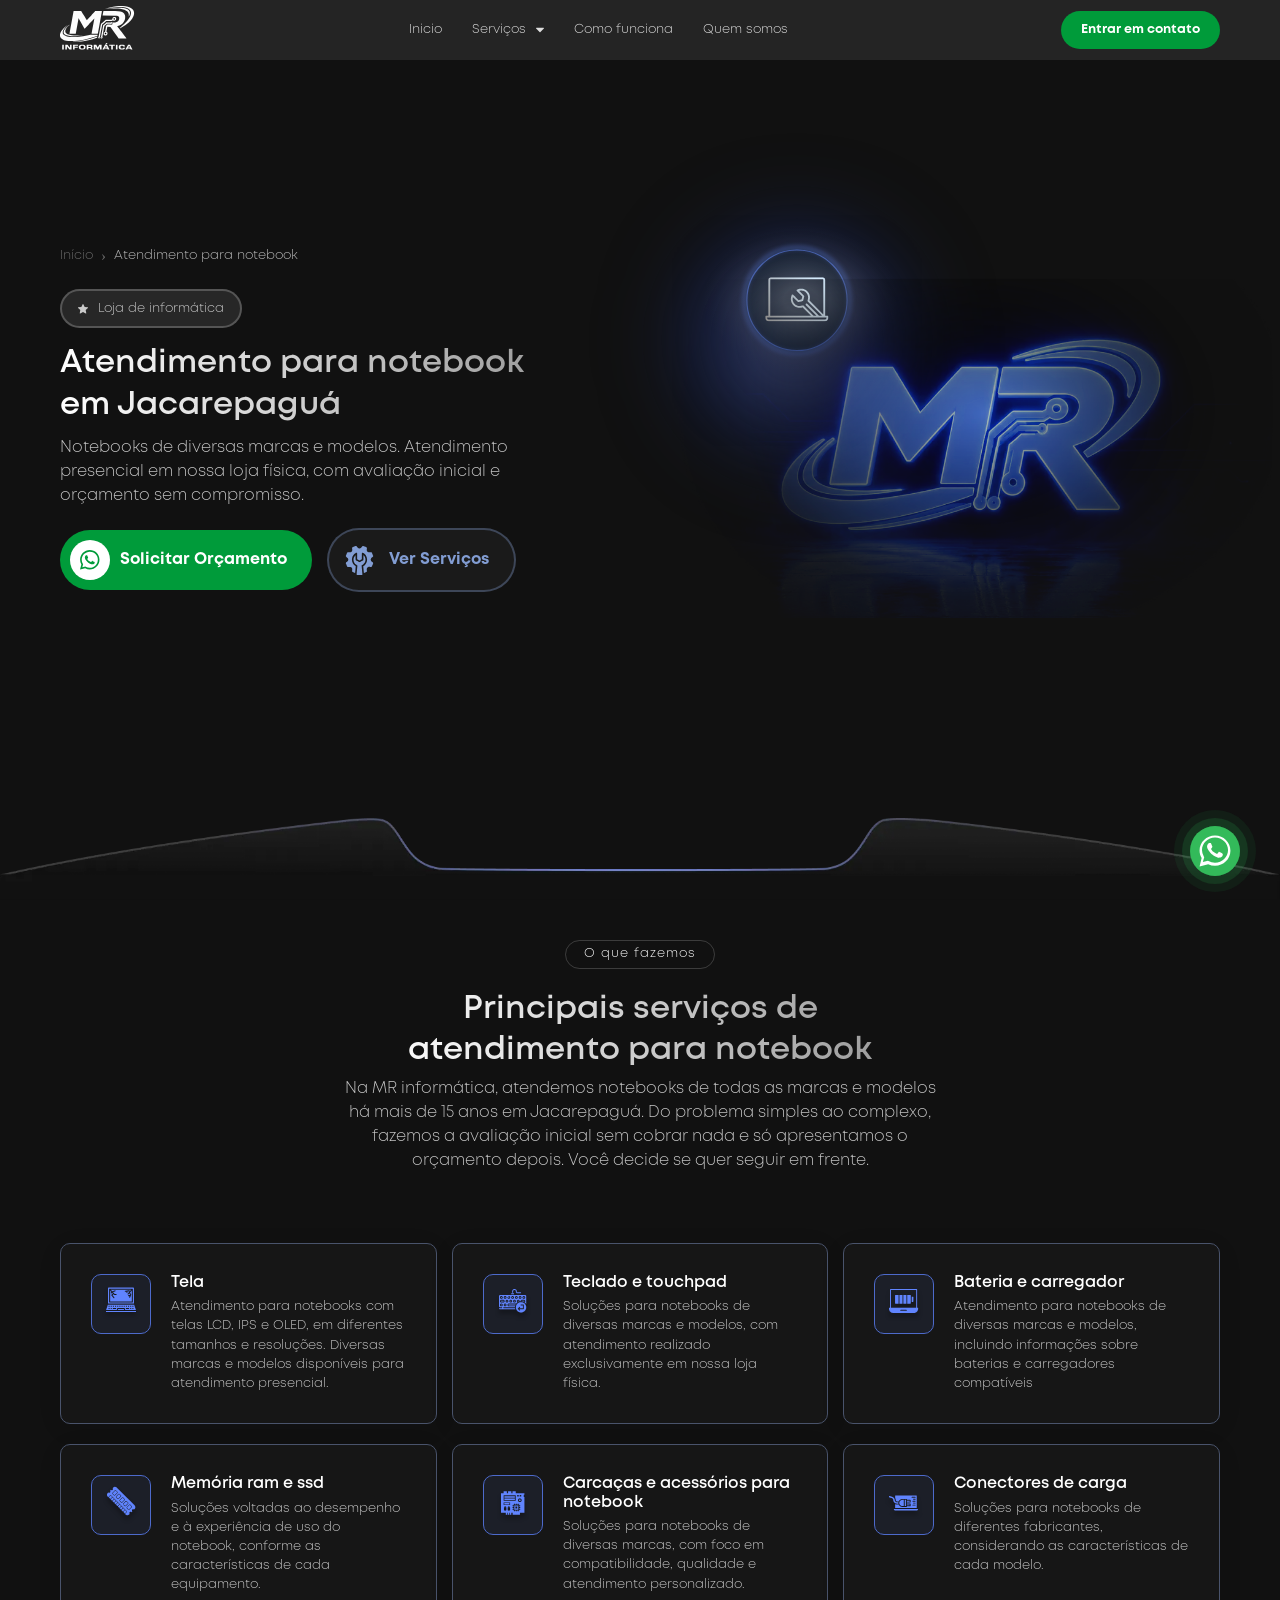
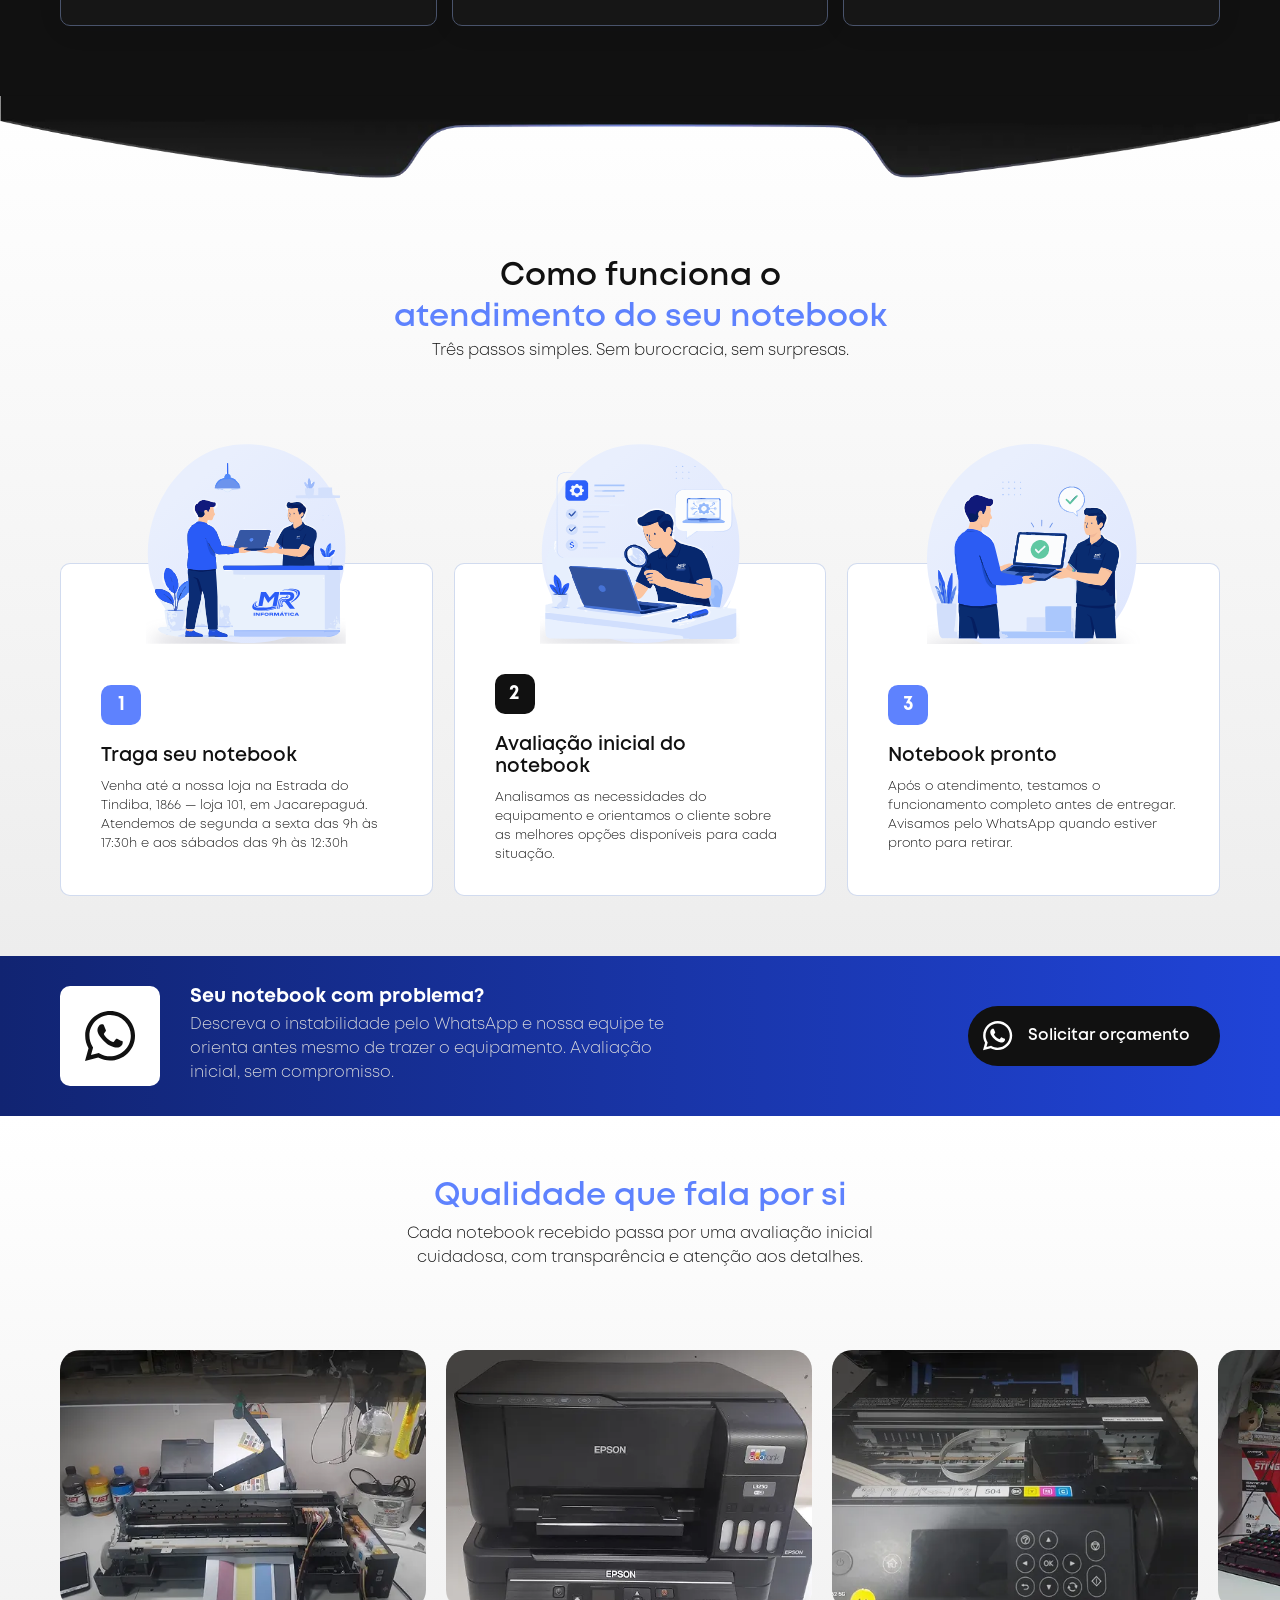
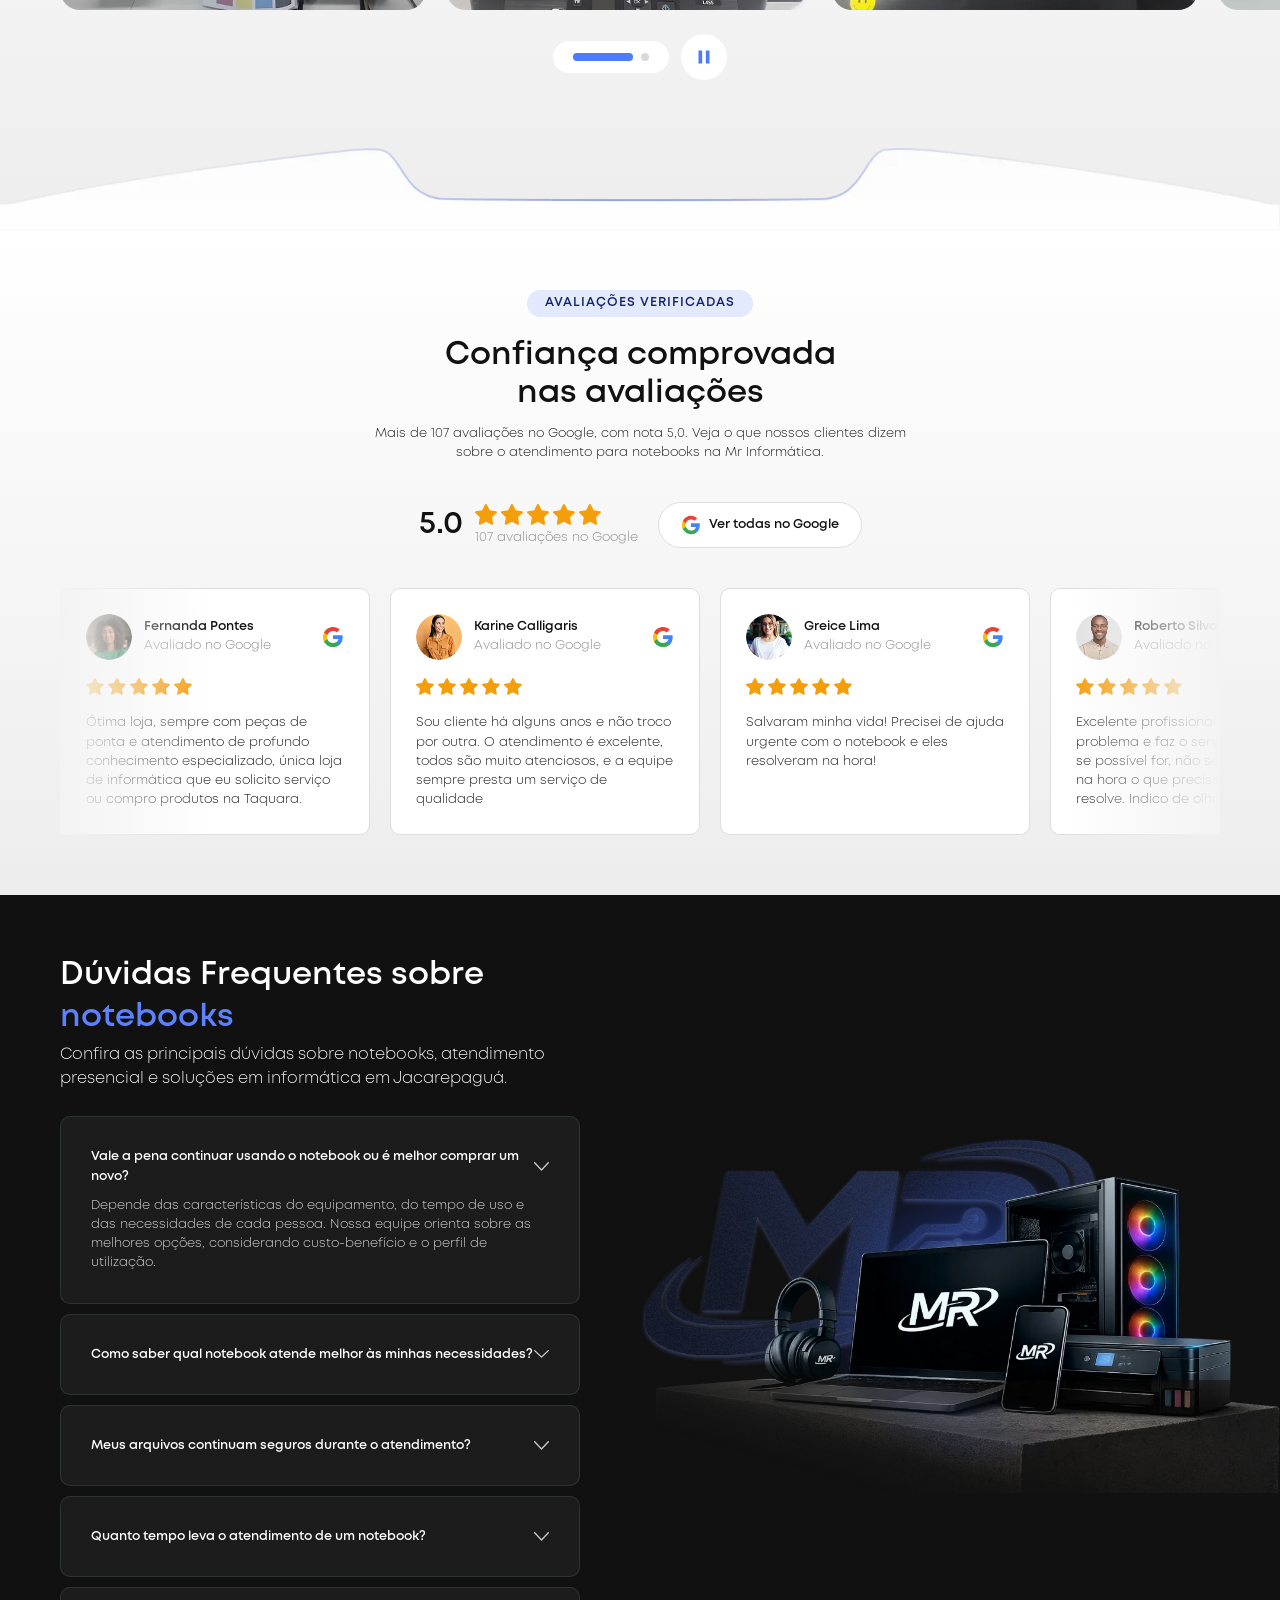
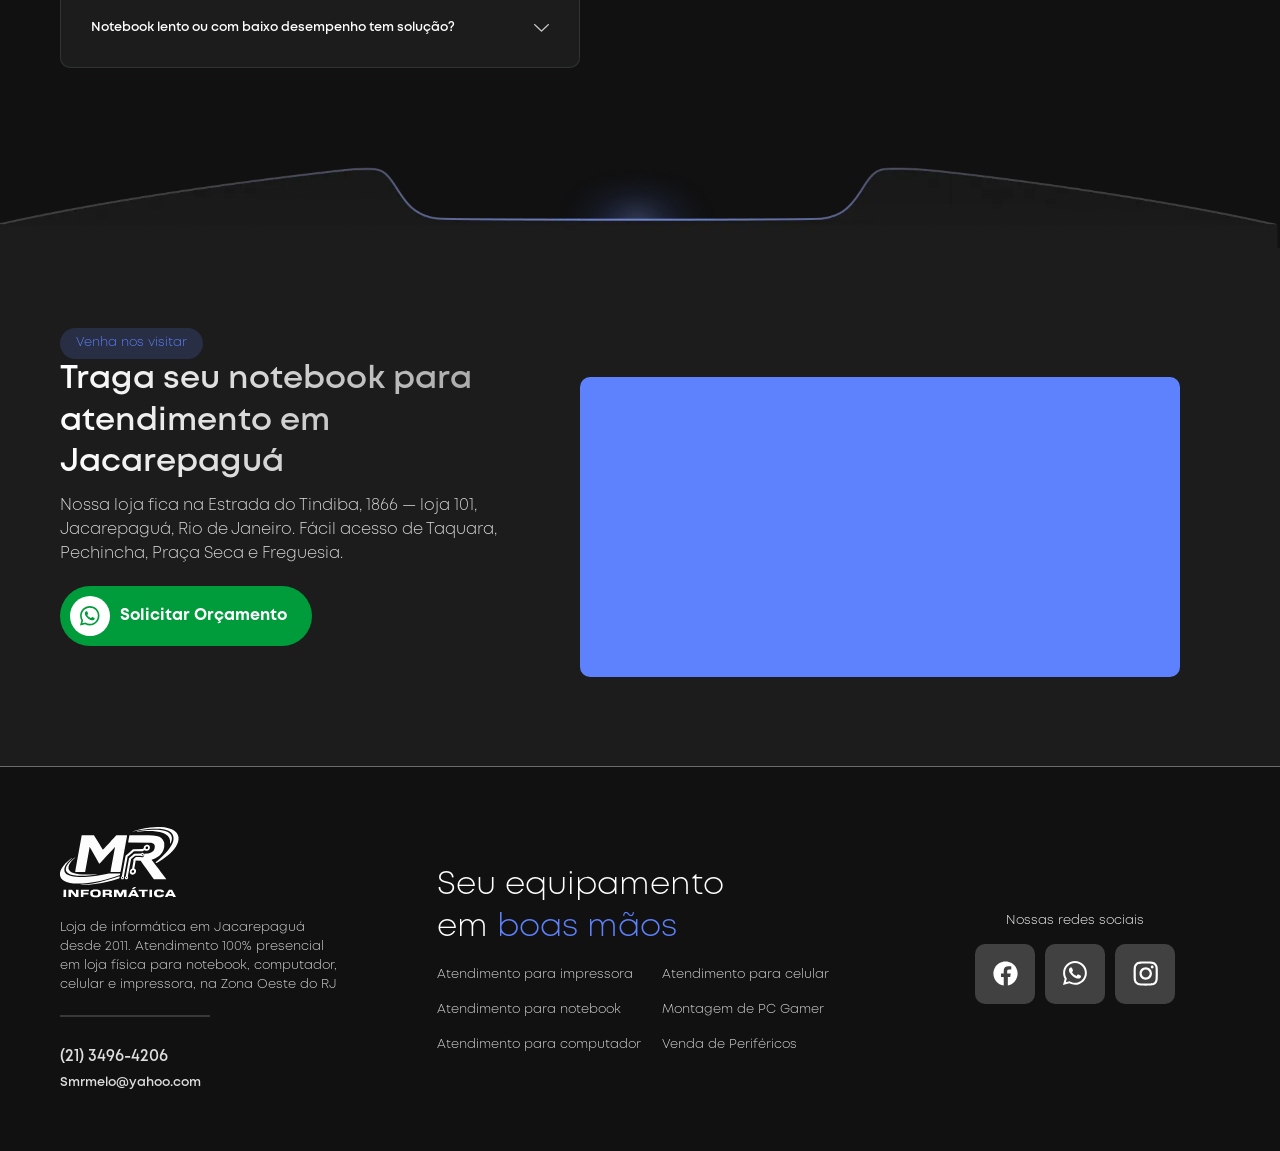
<file: atendimento-notebook.html>
<!DOCTYPE html>
<html lang="pt-BR">

<head>
<!-- Google tag (gtag.js) -->
<script async src="https://www.googletagmanager.com/gtag/js?id=AW-11391960768"></script>
<script>
window.dataLayer = window.dataLayer || [];
function gtag(){dataLayer.push(arguments);}
gtag('js', new Date());
gtag('config', 'AW-11391960768');
gtag('config', 'AW-11391960768/SzyzCOiR5eMcEMCNjrgq', {
  'phone_conversion_number': '(21) 3496-4206'
});
</script>

<!-- Google Tag Manager -->
<script>(function(w,d,s,l,i){w[l]=w[l]||[];w[l].push({'gtm.start':
new Date().getTime(),event:'gtm.js'});var f=d.getElementsByTagName(s)[0],
j=d.createElement(s),dl=l!='dataLayer'?'&l='+l:'';j.async=true;j.src=
'https://www.googletagmanager.com/gtm.js?id='+i+dl;f.parentNode.insertBefore(j,f);
})(window,document,'script','dataLayer','GTM-P5TNDQMR');</script>
<!-- End Google Tag Manager -->

    <meta charset="UTF-8">

    <meta name="HandheldFriendly" content="true">
    <meta http-equiv="X-UA-Compatible" content="IE=edge">
    <meta name="viewport" content="width=device-width, initial-scale=1">
    <meta name="robots" content="index, follow">

    <title>Atendimento para notebook em Jacarepaguá | MR Informática</title>
    <meta property="og:title" content="Atendimento para notebook em Jacarepaguá | MR Informática">

    <meta name="description"
        content="Loja de informática em Jacarepaguá especializada em notebooks de diversas marcas. Atendimento presencial, avaliação inicial e orçamento sem compromisso.">
    <meta property="og:description"
        content="Loja de informática em Jacarepaguá especializada em notebooks de diversas marcas. Atendimento presencial, avaliação inicial e orçamento sem compromisso.">

    <meta name="theme-color" content="#FFFFFF">
    <meta name="msapplication-TileColor" content="#FFFFFF">
    <meta name="msapplication-navbutton-color" content="#FFFFFF">
    <meta name="apple-mobile-web-app-status-bar-style" content="#FFFFFF">

    <link rel="apple-touch-icon" sizes="180x180" href="./assets/files/favicons/apple-touch-icon.png" />
    <link rel="icon" type="image/svg+xml" href="./assets/files/favicons/favicon.svg" />
    <link rel="icon" type="image/png" sizes="96x96" href="./assets/files/favicons/favicon-96x96.png" />
    <link rel="icon" type="image/png" sizes="192x192" href="./assets/files/favicons/web-app-manifest-192x192.png" />

    <link rel="shortcut icon" href="./assets/files/favicons/favicon.ico">
    <link rel="manifest" href="./assets/files/favicons/site.webmanifest">
    <link rel="canonical" href="https://www.mrinformaticaeletronica.com.br/atendimento-notebook.html" />
    <meta property="og:url" content="https://www.mrinformaticaeletronica.com.br/atendimento-notebook.html" />
    <meta property="og:type" content="website" />
    <meta property="og:locale" content="pt_BR" />

    <meta property="og:image"
        content="https://www.mrinformaticaeletronica.com.br/assets/files/images/imagem-prinicpal-MRInformatica.webp" />
    <meta property="og:image:width" content="1200" />
    <meta property="og:image:height" content="630" />

    <meta name="twitter:card" content="summary_large_image" />
    <meta name="twitter:title" content="Atendimento para notebook em Jacarepaguá | MR Informática" />
    <meta name="twitter:description"
        content="Loja de informática em Jacarepaguá especializada em notebooks de diversas marcas. Atendimento presencial, avaliação inicial e orçamento sem compromisso." />
    <meta name="twitter:image"
        content="https://www.mrinformaticaeletronica.com.br/assets/files/images/imagem-prinicpal-MRInformatica.webp" />

    <meta name="author" content="MR Informática">
    <meta name="application-name" content="MR Informática">
    <meta property="og:site_name" content="MR Informática">
    <meta name="apple-mobile-web-app-title" content="MR Informática">

    <link href="./assets/css/pages/index/index.css" rel="stylesheet" />

    <script type="application/ld+json">
{
  "@context": "https://schema.org",
  "@graph": [
    {
      "@type": "LocalBusiness",
      "@id": "https://www.mrinformaticaeletronica.com.br/#localbusiness",
      "name": "MR Informática",
      "url": "https://www.mrinformaticaeletronica.com.br/",
      "logo": "https://www.mrinformaticaeletronica.com.br/assets/files/images/logo-MR.svg",
      "image": "https://www.mrinformaticaeletronica.com.br/assets/files/images/imagem-prinicpal-MRInformatica.webp",
      "description": "Loja de informática em Jacarepaguá, Zona Oeste do Rio de Janeiro: atendimento para notebook, computador, celular e impressora, além de montagem de PC Gamer e venda de periféricos.",
      "telephone": "+55 21 97320-6461",
      "email": "Smrmelo@yahoo.com",
      "priceRange": "$$",
      "address": {
        "@type": "PostalAddress",
        "streetAddress": "Estrada do Tindiba, 1866, Loja 101",
        "addressLocality": "Rio de Janeiro",
        "addressRegion": "RJ",
        "postalCode": "22745-002",
        "addressCountry": "BR"
      },
      "openingHoursSpecification": [
        {
          "@type": "OpeningHoursSpecification",
          "dayOfWeek": [
            "Monday",
            "Tuesday",
            "Wednesday",
            "Thursday",
            "Friday"
          ],
          "opens": "09:00",
          "closes": "17:30"
        },
        {
          "@type": "OpeningHoursSpecification",
          "dayOfWeek": [
            "Saturday"
          ],
          "opens": "09:00",
          "closes": "12:30"
        }
      ],
      "areaServed": {
        "@type": "AdministrativeArea",
        "name": "Jacarepaguá e Zona Oeste do Rio de Janeiro"
      },
      "sameAs": [
        "https://www.instagram.com/_mrinformatica/"
      ],
      "hasOfferCatalog": {
        "@type": "OfferCatalog",
        "name": "Serviços MR Informática",
        "itemListElement": [
          {
            "@type": "Offer",
            "itemOffered": {
              "@type": "Service",
              "name": "Atendimento para notebook",
              "url": "https://www.mrinformaticaeletronica.com.br/atendimento-notebook.html"
            }
          },
          {
            "@type": "Offer",
            "itemOffered": {
              "@type": "Service",
              "name": "Atendimento para computador",
              "url": "https://www.mrinformaticaeletronica.com.br/atendimento-computador.html"
            }
          },
          {
            "@type": "Offer",
            "itemOffered": {
              "@type": "Service",
              "name": "Atendimento para celular",
              "url": "https://www.mrinformaticaeletronica.com.br/atendimento-celular.html"
            }
          },
          {
            "@type": "Offer",
            "itemOffered": {
              "@type": "Service",
              "name": "Atendimento para impressora",
              "url": "https://www.mrinformaticaeletronica.com.br/atendimento-impressora.html"
            }
          },
          {
            "@type": "Offer",
            "itemOffered": {
              "@type": "Service",
              "name": "Montagem de PC Gamer",
              "url": "https://www.mrinformaticaeletronica.com.br/montagem-pc-gamer.html"
            }
          },
          {
            "@type": "Offer",
            "itemOffered": {
              "@type": "Service",
              "name": "Venda de Periféricos",
              "url": "https://www.mrinformaticaeletronica.com.br/venda-perifericos.html"
            }
          }
        ]
      }
    },
    {
      "@type": "WebSite",
      "@id": "https://www.mrinformaticaeletronica.com.br/#website",
      "url": "https://www.mrinformaticaeletronica.com.br/",
      "name": "MR Informática",
      "inLanguage": "pt-BR"
    },
    {
      "@type": "Service",
      "@id": "https://www.mrinformaticaeletronica.com.br/atendimento-notebook.html#service",
      "name": "Atendimento para notebook",
      "serviceType": "Atendimento para notebook",
      "provider": {
        "@id": "https://www.mrinformaticaeletronica.com.br/#localbusiness"
      },
      "areaServed": {
        "@type": "AdministrativeArea",
        "name": "Jacarepaguá e Zona Oeste do Rio de Janeiro"
      },
      "description": "Serviço de atendimento para notebook em Jacarepaguá, incluindo tela, teclado, bateria e cuidados periódicos, com avaliação inicial."
    },
    {
      "@type": "BreadcrumbList",
      "@id": "https://www.mrinformaticaeletronica.com.br/atendimento-notebook.html#breadcrumb",
      "itemListElement": [
        {
          "@type": "ListItem",
          "position": 1,
          "name": "Início",
          "item": "https://www.mrinformaticaeletronica.com.br/"
        },
        {
          "@type": "ListItem",
          "position": 2,
          "name": "Atendimento para notebook",
          "item": "https://www.mrinformaticaeletronica.com.br/atendimento-notebook.html"
        }
      ]
    }
  ]
}
  </script>

  <script type="application/ld+json">
        {
        "@context": "https://schema.org",
        "@type": "FAQPage",
        "mainEntity": [
            {"@type": "Question", "name": "Vale a pena atender o notebook ou é melhor comprar um novo?", "acceptedAnswer": {"@type": "Answer", "text": "Depende do instabilidade e do valor do equipamento. Em geral, se o atendimento custa menos de 40% do valor de um notebook novo equivalente, vale a pena atender. Problemas como tela, bateria, teclado ou SSD quase sempre compensam. Fazemos a avaliação inicial e te ajudamos a tomar essa decisão sem pressão."}},
            {"@type": "Question", "name": "Quanto custa trocar a tela de um notebook?", "acceptedAnswer": {"@type": "Answer", "text": "O valor varia conforme o modelo e o tamanho da tela. Telas de notebooks populares, costumam ser mais acessíveis que telas de notebooks premium. Mande o modelo pelo WhatsApp para um orçamento rápido."}},
            {"@type": "Question", "name": "O notebook vai perder os arquivos durante o atendimento?", "acceptedAnswer": {"@type": "Answer", "text": "Na grande maioria dos atendimentos, como tela, teclado, bateria ou conector, seus arquivos permanecem intactos. Se for necessário renovar o sistema, avisamos antes e fazemos uma cópia de segurança dos seus arquivos, se você quiser."}},
            {"@type": "Question", "name": "Qual o prazo para atender um notebook?", "acceptedAnswer": {"@type": "Answer", "text": "Atendimentos simples como configuração de sistema, avaliação e pasta térmica ficam prontos em 24 a 48 horas. Atendimentos com peças específicas (tela, teclado, bateria) levam de 2 a 5 dias úteis. Informamos o prazo exato no orçamento."}},
            {"@type": "Question", "name": "Notebook superaquecendo e desligando sozinho tem atendimento?", "acceptedAnswer": {"@type": "Answer", "text": "Sim, e esse é um dos problemas mais comuns. Geralmente, o superaquecimento é causado pelo acúmulo de poeira no cooler e pela pasta térmica ressecada. Na maioria dos casos, uma avaliação interna e a troca da pasta térmica resolvem o problema. É um serviço simples, rápido e com custo acessível."}}
        ]
        }
</script>

</head>

<body>
<!-- Google Tag Manager (noscript) -->
<noscript><iframe src="https://www.googletagmanager.com/ns.html?id=GTM-P5TNDQMR"
height="0" width="0" style="display:none;visibility:hidden"></iframe></noscript>
<!-- End Google Tag Manager (noscript) -->

    <header>
        <nav class="navbar" aria-label="Navegação principal">
            <a href="index.html">
                <img class="logo" src="./assets/files/images/logo-MR.svg" alt="MR Informática" loading="eager">
            </a>
            <div class="opcoes">
                <div class="expandir"><a href="./index.html" class="opcao" aria-label="Ir para a página inicial">
                        <p>Inicio</p>
                    </a></div>
                <div class="expandir">
                    <button class="opcao">
                        <p>Serviços</p>
                        <svg viewBox="0 0 7 5" xmlns="http://www.w3.org/2000/svg">
                            <path
                                d="M6.89676 1.20753L3.88221 4.41049C3.67498 4.63068 3.32505 4.63068 3.11781 4.41049L0.10324 1.20753C-0.123248 0.966859 0.0473608 0.57196 0.377841 0.57196H6.62213C6.95264 0.57196 7.12325 0.966859 6.89676 1.20753Z">
                            </path>
                        </svg>
                    </button>
                    <div class="balao areas">
                        <a href="./atendimento-notebook.html" class="botao"
                            aria-label="Acessar página de atendimento para notebook">
                            <img src="./assets/files/images/icone-servico-notebook-loja.svg"
                                alt="Ícone de atendimento para notebook" loading="lazy" decoding="async">
                            <p>Atendimento para notebook</p>
                        </a>
                        <a href="./atendimento-computador.html" class="botao"
                            aria-label="Acessar página de atendimento para computador">
                            <img src="./assets/files/images/icone-servico-computador-loja.svg"
                                alt="Ícone de atendimento para computador" loading="lazy" decoding="async">
                            <p>Atendimento para computador</p>
                        </a>
                        <a href="./atendimento-celular.html" class="botao"
                            aria-label="Acessar página de atendimento para celular">
                            <img src="./assets/files/images/icone-servico-celular-loja.svg"
                                alt="Ícone de atendimento para celular" loading="lazy" decoding="async">
                            <p>Atendimento para celular</p>
                        </a>
                        <a href="./atendimento-impressora.html" class="botao"
                            aria-label="Acessar página de atendimento para impressora">
                            <img src="./assets/files/images/icone-servico-impressora-loja.svg"
                                alt="Ícone de atendimento para impressora" loading="lazy" decoding="async">
                            <p>Atendimento para impressora</p>
                        </a>
                        <a href="./montagem-pc-gamer.html" class="botao"
                            aria-label="Acessar página de montagem de pc gamer">
                            <img src="./assets/files/images/icone-montagem-pc-gamer.svg"
                                alt="Ícone de montagem de PC Gamer" loading="lazy" decoding="async">
                            <p>Montagem de PC Gamer</p>
                        </a>
                        <a href="./venda-perifericos.html" class="botao"
                            aria-label="Acessar página de venda de periféricos">
                            <img src="./assets/files/images/icone-venda-de-perifericos.svg"
                                alt="Ícone de venda de periféricos" loading="lazy" decoding="async">
                            <p>Venda de Periféricos</p>
                        </a>
                    </div>
                </div>
            <div class="expandir"><a href="./index.html#como-funciona" class="opcao" aria-label="Ver como funciona o atendimento"><p>Como funciona</p></a></div>
<div class="expandir"><a href="./quem-somos.html" class="opcao" aria-label="Acessar página de Quem somos"><p>Quem somos</p></a></div>
                <button class="destaque btn-whatsapp" data-phone="5521973206461" data-message="" aria-label="Entrar em contato pelo WhatsApp com a MR informática">
                    Entrar em contato
                </button>
            </div>
            <button class="destaque btn-whatsapp" data-phone="5521973206461" data-message="" aria-label="Entrar em contato pelo WhatsApp com a MR informática">
                Entrar em contato
            </button>
            <button class="menu" aria-label="Menu principal">
                <span class="um"></span>
                <span class="dois"></span>
            </button>
        </nav>
    </header>
    <main>

        <!-- 
    seção apresentação 
  -->
        <section class="apresentacao">

            <!-- Texto -->
            <div class="texto">
                <nav class="breadcrumb" aria-label="Breadcrumb">
                    <a class="rota" href="./index.html">Início</a>
                    <span aria-hidden="true">›</span>
                    <span>Atendimento para notebook</span>
                </nav>
                <div class="tag tag-servico">
                    <img src="./assets/files/images/icone-estrela.svg" alt="" loading="lazy" decoding="async">
                    <p class="tag-label">Loja de informática</p>
                </div>
                <h1>Atendimento para notebook em Jacarepaguá</h1>
                <p>Notebooks de diversas marcas e modelos. Atendimento presencial em nossa loja física, com avaliação inicial e orçamento sem compromisso.</p>
                <div class="botoes">
                    <button class="btn-whatsapp" data-phone="5521973206461" data-message="Olá, gostaria de solicitar um orçamento." aria-label="Solicitar orçamento pelo WhatsApp">

                        <div class="icone">
                            <img src="./assets/files/images/icone-whatsapp-verde.svg" alt="WhatsApp" loading="lazy"
                                decoding="async">
                        </div>

                        <h3>Solicitar Orçamento</h3>
                    </button>

                    <a class="btn btn-servicos" href="#servicos">
                        <div class="icone">
                            <img src="./assets/files/images/icone-servicos.svg" alt="Serviços" loading="lazy"
                                decoding="async">
                        </div>

                        <h3>Ver Serviços</h3>
                    </a>
                </div>
            </div>
            <!-- Imagem -->
            <div class="imagem">
                <div class="quadro">
                    <div class="glow"></div>
                    <img src="./assets/files/images/icone-servico-notebook.svg" alt="Ícone de serviço de notebook"
                        loading="lazy" decoding="async">
                </div>
                <img src="./assets/files/images/notebook-mrinformatica.webp" class="nuvem nuvem-servico"
                    alt="Atendimento para notebook em Jacarepaguá" loading="eager" fetchpriority="high" decoding="async">
            </div>

            <img src="./assets/files/images/divisor-MRinformatica.webp" class="divisor-MRinformatica" alt=""
                loading="lazy" decoding="async">
        </section>


        <!-- 
    seção servicos 
  -->
        <section id="servicos" class="servicos animar">
            <!-- Titulo -->
            <div class="titulo-servicos">
                <div class="tag">
                    <h3>O que fazemos</h3>
                </div>
                <h2>Principais serviços de atendimento para notebook</h2>
                <p class="descricao-notebook">Na MR informática, atendemos notebooks de todas as marcas e modelos há
                    mais
                    de 15 anos em Jacarepaguá.
                    Do problema simples ao complexo, fazemos a avaliação inicial sem cobrar nada e só apresentamos o orçamento
                    depois. Você decide se quer seguir em frente.</p>
            </div>
            <!-- Quadros -->
            <div class="quadros-servicos">
                <div class="quadro quadro-pagina-servico">
                    <div class="icone">
                        <img src="./assets/files/images/icone-tela-notebook.svg"
                            alt="Ícone de tela de notebook" loading="lazy" decoding="async">
                    </div>
                    <div class="texto texto-pagina-servico">
                        <h3>Tela</h3>
                        <p>Atendimento para notebooks com telas LCD, IPS e OLED, em diferentes tamanhos e resoluções. Diversas marcas e modelos disponíveis para atendimento presencial.</p>
                    </div>
                </div>
                <div class="quadro quadro-pagina-servico">
                    <div class="icone">
                        <img src="./assets/files/images/icone-teclado-notebook.svg"
                            alt="Ícone de teclado e touchpad de notebook" loading="lazy"
                            decoding="async">
                    </div>
                    <div class="texto texto-pagina-servico">
                        <h3><strong>Teclado e touchpad</strong></h3>
                        <p>Soluções para notebooks de diversas marcas e modelos, com atendimento realizado exclusivamente em nossa loja física.</p>
                    </div>
                </div>
                <div class="quadro quadro-pagina-servico">
                    <div class="icone">
                        <img src="./assets/files/images/icone-bateria-notebook.svg"
                            alt="Ícone de bateria de notebook" loading="lazy" decoding="async">
                    </div>
                    <div class="texto texto-pagina-servico">
                        <h3><strong>Bateria e carregador</strong></h3>
                        <p>Atendimento para notebooks de diversas marcas e modelos, incluindo informações sobre baterias e carregadores compatíveis</p>
                    </div>
                </div>
                <div class="quadro quadro-pagina-servico">
                    <div class="icone">
                        <img src="./assets/files/images/icone-memoria-ram-notebook.svg"
                            alt="Ícone de memória ram e ssd de notebook" loading="lazy" decoding="async">
                    </div>
                    <div class="texto texto-pagina-servico">
                        <h3>Memória ram e ssd</h3>
                        <p>Soluções voltadas ao desempenho e à experiência de uso do notebook, conforme as características de cada equipamento.</p>
                    </div>
                </div>
                <div class="quadro quadro-pagina-servico">
                    <div class="icone">
                        <img src="./assets/files/images/icone-carcaca-notebook.svg"
                            alt="Ícone de carcaças e acessórios para notebook" loading="lazy" decoding="async">
                    </div>
                    <div class="texto texto-pagina-servico">
                        <h3>Carcaças e acessórios para notebook</h3>
                        <p>Soluções para notebooks de diversas marcas, com foco em compatibilidade, qualidade e atendimento personalizado.</p>
                    </div>
                </div>
                <div class="quadro quadro-pagina-servico">
                    <div class="icone">
                        <img src="./assets/files/images/icone-conector-carga-notebook.svg"
                            alt="Ícone de conectores de carga de notebook" loading="lazy" decoding="async">
                    </div>
                    <div class="texto texto-pagina-servico">
                        <h3>Conectores de carga </h3>
                        <p>Soluções para notebooks de diferentes fabricantes, considerando as características de cada modelo.</p>
                    </div>
                </div>
            </div>
        </section>


        <!-- 
    seção etapas (Como funciona) 
  -->
        <section class="etapas etapas-pagina-servico">
            <img src="./assets/files/images/divisor-MRinformatica.webp" class="divisor-MRinformatica" alt=""
                loading="lazy" decoding="async">

            <div class="titulo">
                <h2 class="titulo-notebook">Como funciona o<span> atendimento do seu notebook</span></h2>
                <p>Três passos simples. Sem burocracia, sem surpresas.</p>
            </div>
            <div class="itens">
                <div class="item"><img src="./assets/files/images/ilustracao-passo-um.svg"
                        alt="Ilustração do primeiro passo do atendimento" loading="lazy" decoding="async">
                    <h4>1</h4>
                    <h3>Traga seu notebook</h3>
                    <p>Venha até a nossa loja na Estrada do Tindiba, 1866 — loja 101, em Jacarepaguá. Atendemos de
                        segunda a
                        sexta das 9h às 17:30h e aos sábados das 9h às 12:30h</p>
                </div>
                <div class="item"><img src="./assets/files/images/ilustracao-passo-dois.svg"
                        alt="Ilustração do segundo passo do atendimento" loading="lazy" decoding="async">
                    <h4>2</h4>
                    <h3>Avaliação inicial do notebook</h3>
                    <p>Analisamos as necessidades do equipamento e orientamos o cliente sobre as melhores opções disponíveis para cada situação.</p>
                </div>
                <div class="item"><img src="./assets/files/images/ilustracao-passo-tres.svg"
                        alt="Ilustração do terceiro passo do atendimento" loading="lazy" decoding="async">
                    <h4>3</h4>
                    <h3>Notebook pronto</h3>
                    <p>Após o atendimento, testamos o funcionamento completo antes de entregar. Avisamos pelo WhatsApp
                        quando
                        estiver pronto para retirar.</p>
                </div>
            </div>
        </section>

        <section class="cta">
            <div class="quadro">
                <div class="imagem">
                    <img src="./assets/files/images/icone-whatsapp-preto.svg" alt="WhatsApp" loading="lazy"
                        decoding="async">
                </div>
                <div class="texto">
                    <h3>Seu notebook com problema?</h3>
                    <p>Descreva o instabilidade pelo WhatsApp e nossa equipe te orienta antes mesmo de trazer o equipamento.
                        Avaliação inicial, sem compromisso.</p>
                </div>
                <button class="btn-whatsapp" data-phone="5521973206461" data-message="Olá, gostaria de solicitar um orçamento." aria-label="Solicitar orçamento pelo WhatsApp">
                    <div class="icone">
                        <img src="./assets/files/images/icone-whatsApp-branco.svg" alt="WhatsApp" loading="lazy"
                            decoding="async">
                    </div> Solicitar orçamento
                </button>
            </div>
        </section>


        <!-- 
    seção trabalhos
  -->
        <section class="trabalhos">
            <div class="titulo">
                <h2><span>Qualidade que fala por si</span></h2>
                <p>
                    Cada notebook recebido passa por uma avaliação inicial cuidadosa, com transparência e atenção aos detalhes.
                </p>
            </div>
            <div class="slider">
            <div class="listaTrabalhos">
                <div class="card">
                <img src="./assets/files/images/impressora-jato-de-tinta.webp"
                    alt="Impressora jato de tinta" loading="lazy" decoding="async">
                </div>

                <div class="card">
                <img src="./assets/files/images/impressora.webp"
                    alt="Impressora" loading="lazy" decoding="async">
                </div>

                <div class="card">
                <img src="./assets/files/images/impressora-multifuncional.webp"
                    alt="Impressora multifuncional" loading="lazy" decoding="async">
                </div>

                <div class="card">
                <img src="./assets/files/images/computador-gamer.webp"
                    alt="Computador gamer" loading="lazy" decoding="async">
                </div>

                <div class="card">
                <img src="./assets/files/images/smartphone-moderno.webp"
                    alt="Smartphone" loading="lazy" decoding="async">
                </div>

                <div class="card">
                <img src="./assets/files/images/loja-informatica.webp"
                    alt="Loja de informática" loading="lazy" decoding="async">
                </div>
            </div>
            </div>

            <div class="controles">

                <div class="indicadores"></div>

                <button class="pause" aria-label="Pausar carrossel">
                    <svg viewBox="0 0 24 24" width="50" height="50">
                        <path fill="currentColor" d="M6 5h4v14H6zm8 0h4v14h-4z">
                        </path>
                    </svg>
                </button>

            </div>

            <img src="./assets/files/images/divisor-branco.webp" class="divisor-branco" alt="" loading="lazy"
                decoding="async">
        </section>




        <!-- 
    seção depoimentos 
  -->
        <section class="depoimentos animar">
            <!-- Titulo -->
            <div class="titulo-avaliacoes">
                <div class="tag">
                    <h3>AVALIAÇÕES VERIFICADAS</h3>
                </div>
                <h2 class="titulo-notebook">Confiança comprovada nas avaliações</h2>
                <p>Mais de 107 avaliações no Google, com nota 5,0. Veja o que nossos clientes dizem sobre o atendimento para notebooks na Mr Informática.
                </p>
            </div>
            <!-- Resumo -->
            <div class="resumo-google">
                <div class="nota">
                    <h3>5.0</h3>
                    <div class="estrelas-nota">
                        <div class="estrelas">
                            <img src="./assets/files/images/icone-estrela-laranja.svg"
                                alt="Ícone de estrela de avaliação" loading="lazy" decoding="async">
                            <img src="./assets/files/images/icone-estrela-laranja.svg"
                                alt="Ícone de estrela de avaliação" loading="lazy" decoding="async">
                            <img src="./assets/files/images/icone-estrela-laranja.svg"
                                alt="Ícone de estrela de avaliação" loading="lazy" decoding="async">
                            <img src="./assets/files/images/icone-estrela-laranja.svg"
                                alt="Ícone de estrela de avaliação" loading="lazy" decoding="async">
                            <img src="./assets/files/images/icone-estrela-laranja.svg"
                                alt="Ícone de estrela de avaliação" loading="lazy" decoding="async">
                        </div>
                        <p>107 avaliações no Google</p>
                    </div>
                </div>
                <a href="https://share.google/bujreLpOrjqT5WpYq" target="_blank" class="btn-google">
                    <img src="./assets/files/images/icone-google.svg" alt="Google" loading="lazy" decoding="async">
                    <p>Ver todas no Google</p>
                </a>
            </div>
            <!-- Slide -->
            <div class="slide-avaliacoes">
      <div class="sombra um"></div>
      <div class="sombra dois"></div>
      <div class="itens-avaliacoes">
        <!-- Avaliação 1 -->
        <div class="item">
          <div class="cabecalho-avaliacao">
            <div class="perfil">
              <div class="foto" style="background-image: url('./assets/files/images/foto-pessoa-2.webp');"></div>
              <div class="info">
                <h3>Fernanda Pontes</h3>
                <h4>Avaliado no Google</h4>
              </div>
            </div>
            <img class="icone-google" src="./assets/files/images/icone-google.svg" alt="Google" loading="lazy" decoding="async">
          </div>
          <div class="estrelas">
            <img src="./assets/files/images/icone-estrela-laranja.svg" alt="Ícone de estrela de avaliação" loading="lazy" decoding="async">
            <img src="./assets/files/images/icone-estrela-laranja.svg" alt="Ícone de estrela de avaliação" loading="lazy" decoding="async">
            <img src="./assets/files/images/icone-estrela-laranja.svg" alt="Ícone de estrela de avaliação" loading="lazy" decoding="async">
            <img src="./assets/files/images/icone-estrela-laranja.svg" alt="Ícone de estrela de avaliação" loading="lazy" decoding="async">
            <img src="./assets/files/images/icone-estrela-laranja.svg" alt="Ícone de estrela de avaliação" loading="lazy" decoding="async">
          </div>
          <p>Ótima loja, sempre com peças de ponta e atendimento de profundo conhecimento especializado, única loja de
            informática que eu solicito serviço ou compro produtos na Taquara.</p>
        </div>
        <!-- Avaliação 2 -->
        <div class="item">
          <div class="cabecalho-avaliacao">
            <div class="perfil">
              <div class="foto" style="background-image: url('./assets/files/images/foto-pessoa-6.webp');"></div>
              <div class="info">
                <h3>Karine Calligaris</h3>
                <h4>Avaliado no Google</h4>
              </div>
            </div>
            <img class="icone-google" src="./assets/files/images/icone-google.svg" alt="Google" loading="lazy" decoding="async">
          </div>
          <div class="estrelas">
            <img src="./assets/files/images/icone-estrela-laranja.svg" alt="Ícone de estrela de avaliação" loading="lazy" decoding="async">
            <img src="./assets/files/images/icone-estrela-laranja.svg" alt="Ícone de estrela de avaliação" loading="lazy" decoding="async">
            <img src="./assets/files/images/icone-estrela-laranja.svg" alt="Ícone de estrela de avaliação" loading="lazy" decoding="async">
            <img src="./assets/files/images/icone-estrela-laranja.svg" alt="Ícone de estrela de avaliação" loading="lazy" decoding="async">
            <img src="./assets/files/images/icone-estrela-laranja.svg" alt="Ícone de estrela de avaliação" loading="lazy" decoding="async">
          </div>
          <p>Sou cliente há alguns anos e não troco por outra. O atendimento é excelente, todos são muito atenciosos, e a equipe sempre presta um serviço de qualidade</p>
        </div>
        <!-- Avaliação 3 -->
        <div class="item">
          <div class="cabecalho-avaliacao">
            <div class="perfil">
              <div class="foto" style="background-image: url('./assets/files/images/foto-pessoa-7.webp');"></div>
              <div class="info">
                <h3>Greice Lima</h3>
                <h4>Avaliado no Google</h4>
              </div>
            </div>
            <img class="icone-google" src="./assets/files/images/icone-google.svg" alt="Google" loading="lazy" decoding="async">
          </div>
          <div class="estrelas">
            <img src="./assets/files/images/icone-estrela-laranja.svg" alt="Ícone de estrela de avaliação" loading="lazy" decoding="async">
            <img src="./assets/files/images/icone-estrela-laranja.svg" alt="Ícone de estrela de avaliação" loading="lazy" decoding="async">
            <img src="./assets/files/images/icone-estrela-laranja.svg" alt="Ícone de estrela de avaliação" loading="lazy" decoding="async">
            <img src="./assets/files/images/icone-estrela-laranja.svg" alt="Ícone de estrela de avaliação" loading="lazy" decoding="async">
            <img src="./assets/files/images/icone-estrela-laranja.svg" alt="Ícone de estrela de avaliação" loading="lazy" decoding="async">
          </div>
          <p>Salvaram minha vida!
             Precisei de ajuda urgente com o notebook e eles resolveram na hora!</p>
        </div>
        <!-- Avaliação 4 -->
        <div class="item">
          <div class="cabecalho-avaliacao">
            <div class="perfil">
              <div class="foto" style="background-image: url('./assets/files/images/foto-pessoa-5.webp');"></div>
              <div class="info">
                <h3>Roberto Silva</h3>
                <h4>Avaliado no Google</h4>
              </div>
            </div>
            <img class="icone-google" src="./assets/files/images/icone-google.svg" alt="Google" loading="lazy" decoding="async">
          </div>
          <div class="estrelas">
            <img src="./assets/files/images/icone-estrela-laranja.svg" alt="Ícone de estrela de avaliação" loading="lazy" decoding="async">
            <img src="./assets/files/images/icone-estrela-laranja.svg" alt="Ícone de estrela de avaliação" loading="lazy" decoding="async">
            <img src="./assets/files/images/icone-estrela-laranja.svg" alt="Ícone de estrela de avaliação" loading="lazy" decoding="async">
            <img src="./assets/files/images/icone-estrela-laranja.svg" alt="Ícone de estrela de avaliação" loading="lazy" decoding="async">
            <img src="./assets/files/images/icone-estrela-laranja.svg" alt="Ícone de estrela de avaliação" loading="lazy" decoding="async">
          </div>
          <p>Excelente profissional, não inventa problema e faz o serviço na sua frente se possível for, não sendo ele
            mostra na hora o que precisa ser feito e resolve. Indico de olhos fechados</p>
        </div>
        <!-- Avaliação 5 -->
        <div class="item">
          <div class="cabecalho-avaliacao">
            <div class="perfil">
              <div class="foto" style="background-image: url('./assets/files/images/foto-pessoa-4.webp');"></div>
              <div class="info">
                <h3>Juliana Matos</h3>
                <h4>Avaliado no Google</h4>
              </div>
            </div>
            <img class="icone-google" src="./assets/files/images/icone-google.svg" alt="Google" loading="lazy" decoding="async">
          </div>
          <div class="estrelas">
            <img src="./assets/files/images/icone-estrela-laranja.svg" alt="Ícone de estrela de avaliação" loading="lazy" decoding="async">
            <img src="./assets/files/images/icone-estrela-laranja.svg" alt="Ícone de estrela de avaliação" loading="lazy" decoding="async">
            <img src="./assets/files/images/icone-estrela-laranja.svg" alt="Ícone de estrela de avaliação" loading="lazy" decoding="async">
            <img src="./assets/files/images/icone-estrela-laranja.svg" alt="Ícone de estrela de avaliação" loading="lazy" decoding="async">
            <img src="./assets/files/images/icone-estrela-laranja.svg" alt="Ícone de estrela de avaliação" loading="lazy" decoding="async">
          </div>
          <p>Empresa maravilhosa. Profissionais competentes e atenciosos. Deixei meu aparelho com problema, saiu funcionando perfeitamente. Minha gratidão à MR Informática.</p>
        </div>

        <!-- Avaliação 6 -->
        <div class="item">
          <div class="cabecalho-avaliacao">
            <div class="perfil">
              <div class="foto" style="background-image: url('./assets/files/images/foto-pessoa-8.webp');"></div>
              <div class="info">
                <h3>Thiago Pereira</h3>
                <h4>Avaliado no Google</h4>
              </div>
            </div>
            <img class="icone-google" src="./assets/files/images/icone-google.svg" alt="Google" loading="lazy" decoding="async">
          </div>
          <div class="estrelas">
            <img src="./assets/files/images/icone-estrela-laranja.svg" alt="Ícone de estrela de avaliação" loading="lazy" decoding="async">
            <img src="./assets/files/images/icone-estrela-laranja.svg" alt="Ícone de estrela de avaliação" loading="lazy" decoding="async">
            <img src="./assets/files/images/icone-estrela-laranja.svg" alt="Ícone de estrela de avaliação" loading="lazy" decoding="async">
            <img src="./assets/files/images/icone-estrela-laranja.svg" alt="Ícone de estrela de avaliação" loading="lazy" decoding="async">
            <img src="./assets/files/images/icone-estrela-laranja.svg" alt="Ícone de estrela de avaliação" loading="lazy" decoding="async">
          </div>
          <p>Adorei a loja! Ótimos profissionais e excelente atendimento. Agora, todos os meus computadores são levados para lá.</p>
        </div>

        <!-- Avaliação 7 -->
        <div class="item">
          <div class="cabecalho-avaliacao">
            <div class="perfil">
              <div class="foto" style="background-image: url('./assets/files/images/foto-pessoa-3.webp');">

              </div>
              <div class="info">
                <h3>Rodrigo Santos</h3>
                <h4>Avaliado no Google</h4>
              </div>
            </div>
            <img class="icone-google" src="./assets/files/images/icone-google.svg" alt="Google" loading="lazy" decoding="async">
          </div>
          <div class="estrelas">
            <img src="./assets/files/images/icone-estrela-laranja.svg" alt="Ícone de estrela de avaliação" loading="lazy" decoding="async">
            <img src="./assets/files/images/icone-estrela-laranja.svg" alt="Ícone de estrela de avaliação" loading="lazy" decoding="async">
            <img src="./assets/files/images/icone-estrela-laranja.svg" alt="Ícone de estrela de avaliação" loading="lazy" decoding="async">
            <img src="./assets/files/images/icone-estrela-laranja.svg" alt="Ícone de estrela de avaliação" loading="lazy" decoding="async">
            <img src="./assets/files/images/icone-estrela-laranja.svg" alt="Ícone de estrela de avaliação" loading="lazy" decoding="async">
          </div>
          <p>Atendimento para notebook, computador e impressora só faço com o Márcio da Mr informática,empresa de
            confiança.</p>
        </div>

        <!-- Avaliação 8 -->
        <div class="item">
          <div class="cabecalho-avaliacao">
            <div class="perfil">
              <div class="foto" style="background-image: url('./assets/files/images/foto-pessoa-1.webp');"></div>
              <div class="info">
                <h3>André Luiz</h3>
                <h4>Avaliado no Google</h4>
              </div>
            </div>
            <img class="icone-google" src="./assets/files/images/icone-google.svg" alt="Google" loading="lazy" decoding="async">
          </div>
          <div class="estrelas">
            <img src="./assets/files/images/icone-estrela-laranja.svg" alt="Ícone de estrela de avaliação" loading="lazy" decoding="async">
            <img src="./assets/files/images/icone-estrela-laranja.svg" alt="Ícone de estrela de avaliação" loading="lazy" decoding="async">
            <img src="./assets/files/images/icone-estrela-laranja.svg" alt="Ícone de estrela de avaliação" loading="lazy" decoding="async">
            <img src="./assets/files/images/icone-estrela-laranja.svg" alt="Ícone de estrela de avaliação" loading="lazy" decoding="async">
            <img src="./assets/files/images/icone-estrela-laranja.svg" alt="Ícone de estrela de avaliação" loading="lazy" decoding="async">
          </div>
          <p>Melhor lugar da taquara para atendimento de computadores e notebook </p>
        </div>
      </div>
    </div>
        </section>


        <section class="duvidas">
            <img src="./assets/files/images/divisor-cor-azul.webp" class="divisor-MRinformatica" alt="" loading="lazy"
                decoding="async">

            <!-- Texto -->
            <div class="texto">
                <h2>Dúvidas Frequentes sobre <span>notebooks</span></h2>
                <p class="descricao-notebook">Confira as principais dúvidas sobre notebooks, atendimento presencial e soluções em informática em Jacarepaguá.</p>

                <div class="duvida ativo">
                    <div class="nome">
                        <h3>Vale a pena continuar usando o notebook ou é melhor comprar um novo?</h3>
                        <img src="./assets/files/images/icone-setinha.svg" alt="" loading="lazy" decoding="async">
                    </div>
                    <h4>Depende das características do equipamento, do tempo de uso e das necessidades de cada pessoa. Nossa equipe orienta sobre as melhores opções, considerando custo-benefício e o perfil de utilização.</h4>
                </div>

                <div class="duvida">
                    <div class="nome">
                        <h3>Como saber qual notebook atende melhor às minhas necessidades?</h3>
                        <img src="./assets/files/images/icone-setinha.svg" alt="" loading="lazy" decoding="async">
                    </div>
                    <h4>A escolha depende do tipo de uso, como estudos, trabalho, entretenimento ou tarefas mais avançadas. Avaliamos as necessidades de cada cliente para indicar a melhor opção.</h4>
                </div>

                <div class="duvida">
                    <div class="nome">
                        <h3>Meus arquivos continuam seguros durante o atendimento?</h3>
                        <img src="./assets/files/images/icone-setinha.svg" alt="" loading="lazy" decoding="async">
                    </div>
                    <h4>Sim. Trabalhamos com cuidado e transparência durante o atendimento. Sempre orientamos o cliente sobre os procedimentos necessários para preservar suas informações.</h4>
                </div>

                <div class="duvida">
                    <div class="nome">
                        <h3>Quanto tempo leva o atendimento de um notebook?</h3>
                        <img src="./assets/files/images/icone-setinha.svg" alt="" loading="lazy" decoding="async">
                    </div>
                    <h4>O prazo pode variar conforme cada situação e modelo de equipamento. Após a avaliação inicial, informamos todas as orientações e próximos passos.</h4>
                </div>

                <div class="duvida">
                    <div class="nome">
                        <h3>Notebook lento ou com baixo desempenho tem solução?</h3>
                        <img src="./assets/files/images/icone-setinha.svg" alt="" loading="lazy" decoding="async">
                    </div>
                    <h4>O desempenho de um notebook depende de diversos fatores, como configuração, sistema e forma de utilização. Avaliamos cada equipamento para indicar as melhores alternativas.</h4>
                </div>
            </div>
            <!-- Imagem -->
            <div class="imagem">
                <img src="./assets/files/images/imagem-prinicpal-MRInformatica.webp" class="nuvem"
                    alt="Loja de informática MR Informática em Jacarepaguá" loading="lazy"
                    decoding="async">
            </div>
        </section>

        <section class="mapa">
            <div class="texto">
                <div class="tag">
                    <h3>Venha nos visitar</h3>
                </div>
                <h2>Traga seu notebook para atendimento em Jacarepaguá</h2>
                <p>Nossa loja fica na Estrada do Tindiba, 1866 — loja 101, Jacarepaguá, Rio de Janeiro. Fácil acesso de
                    Taquara, Pechincha, Praça Seca e Freguesia.
                </p>
                <button class="btn-whatsapp" data-phone="5521973206461" data-message="Olá, gostaria de solicitar um orçamento." aria-label="Solicitar orçamento pelo WhatsApp">

                    <div class="icone">
                        <img src="./assets/files/images/icone-whatsapp-verde.svg" alt="WhatsApp" loading="lazy"
                            decoding="async">
                    </div>

                    <h3>Solicitar Orçamento</h3>
                </button>
            </div>
            <div class="mapa">
                <iframe
                    src="https://www.google.com/maps/embed?pb=!1m18!1m12!1m3!1d3674.7033371635926!2d-43.37350972531676!3d-22.9243105792428!2m3!1f0!2f0!3f0!3m2!1i1024!2i768!4f13.1!3m3!1m2!1s0x9bd90f60bdd453%3A0xee247031529e9648!2sMr%20informatica!5e0!3m2!1spt-BR!2sbr!4v1781737034847!5m2!1spt-BR!2sbr"
                    title="Localização da MR Informática no Google Maps" width="600" height="450" style="border:0;" allowfullscreen="" loading="lazy"
                    referrerpolicy="no-referrer-when-downgrade"></iframe>
                <span></span>
            </div>
        </section>

    </main>
    <footer>
        <div class="copyright">
            <img src="./assets/files/images/logo-MR.svg" alt="logo roda pé MR informática" loading="lazy"
                decoding="async">
           <p>Loja de informática em Jacarepaguá desde 2011. Atendimento 100% presencial em loja física
    para notebook, computador, celular e impressora, na Zona Oeste do RJ</p>
            <div class="linha"></div>
            <div class="contatos">
                <a href="tel:+552134964206">
                    <strong>(21) 3496-4206</strong>
                </a>
                <h4>Smrmelo@yahoo.com</h4>

            </div>
        </div>
        <!-- Links -->
        <div class="links">
            <h2>Seu equipamento em <span>boas mãos</span></h2>
            <div class="partes">
                <div class="parte">
                    <a href="./atendimento-impressora.html">Atendimento para impressora</a>
                    <a href="./atendimento-notebook.html">Atendimento para notebook</a>
                    <a href="./atendimento-computador.html">Atendimento para computador</a>
                </div>
                <div class="parte">
                    <a href="./atendimento-celular.html">Atendimento para celular</a>
                    <a href="./montagem-pc-gamer.html">Montagem de PC Gamer</a>
                    <a href="./venda-perifericos.html">Venda de Periféricos</a>
                </div>
            </div>
        </div>
        <!-- Redes -->
        <div class="redes">
            <h3>Nossas redes sociais</h3>
            <div class="botoes">
                <a href="#" target="_blank">
                    <img src="./assets/files/images/icone-facebook.svg" alt="facebook" loading="lazy" decoding="async">
                </a>
                <a class="btn-whatsapp" data-phone="5521973206461" data-message="Olá, gostaria de solicitar um orçamento." aria-label="Solicitar orçamento pelo WhatsApp">
                    <img src="./assets/files/images/icone-whatsapp.svg" alt="WhatsApp" loading="lazy" decoding="async">
                </a>
                <a href="https://www.instagram.com/_mrinformatica?igsh=cGVkb29pbjRwMm9j" target="_blank">
                    <img src="./assets/files/images/icone-instagram.svg" alt="instagram" loading="lazy"
                        decoding="async">
                </a>
            </div>
        </div>
    </footer>
    <!-- 
    scripts 
  -->
  
    <button class="whatsapp-float btn-whatsapp" data-phone="5521973206461" data-message="" aria-label="Fale conosco pelo WhatsApp">
        <svg viewBox="0 0 32 32" fill="none" xmlns="http://www.w3.org/2000/svg">
            <path fill="#fff"
                d="M16.001 3C8.82 3 3 8.65 3 15.62c0 2.23.6 4.42 1.75 6.35L3 29l7.26-1.9a13.2 13.2 0 0 0 5.74 1.3c7.18 0 13-5.65 13-12.62C29 8.65 23.18 3 16 3Zm0 22.96a10.9 10.9 0 0 1-5.53-1.5l-.4-.24-4.3 1.12 1.15-4.14-.26-.42a10.5 10.5 0 0 1-1.62-5.58c0-5.86 4.93-10.63 10.97-10.63s10.97 4.77 10.97 10.63-4.93 10.76-10.98 10.76Zm6.02-8.1c-.33-.16-1.95-.95-2.25-1.06-.3-.1-.52-.16-.74.16-.22.31-.85 1.06-1.04 1.27-.2.21-.39.24-.72.08-.33-.16-1.39-.5-2.64-1.6-.98-.86-1.64-1.93-1.83-2.25-.19-.31-.02-.48.14-.64.15-.15.33-.39.49-.58.17-.19.22-.31.33-.52.11-.21.06-.39-.03-.55-.08-.16-.74-1.75-1.02-2.4-.27-.64-.55-.55-.74-.56h-.63c-.22 0-.58.08-.88.39-.3.31-1.15 1.11-1.15 2.71s1.18 3.15 1.34 3.37c.16.21 2.3 3.6 5.58 5.04.78.33 1.39.53 1.86.68.78.24 1.49.21 2.05.13.63-.09 1.95-.8 2.22-1.57.27-.78.27-1.44.19-1.57-.08-.13-.3-.21-.63-.37Z" />
        </svg>
    </button>


    <script src="./assets/js/global/global.js"></script>
    <script src="./assets/js/pages/index/nav.js"></script>
    <script src="./assets/js/pages/index/section-slide-avaliacoes.js"></script>
    <script src="./assets/js/pages/index/section-slide.js"></script>
    <script src="./assets/js/pages/index/section-duvidas.js"></script>

    <script src="./assets/js/pages/index/animar-section.js"></script>


</body>

</html>
</file>
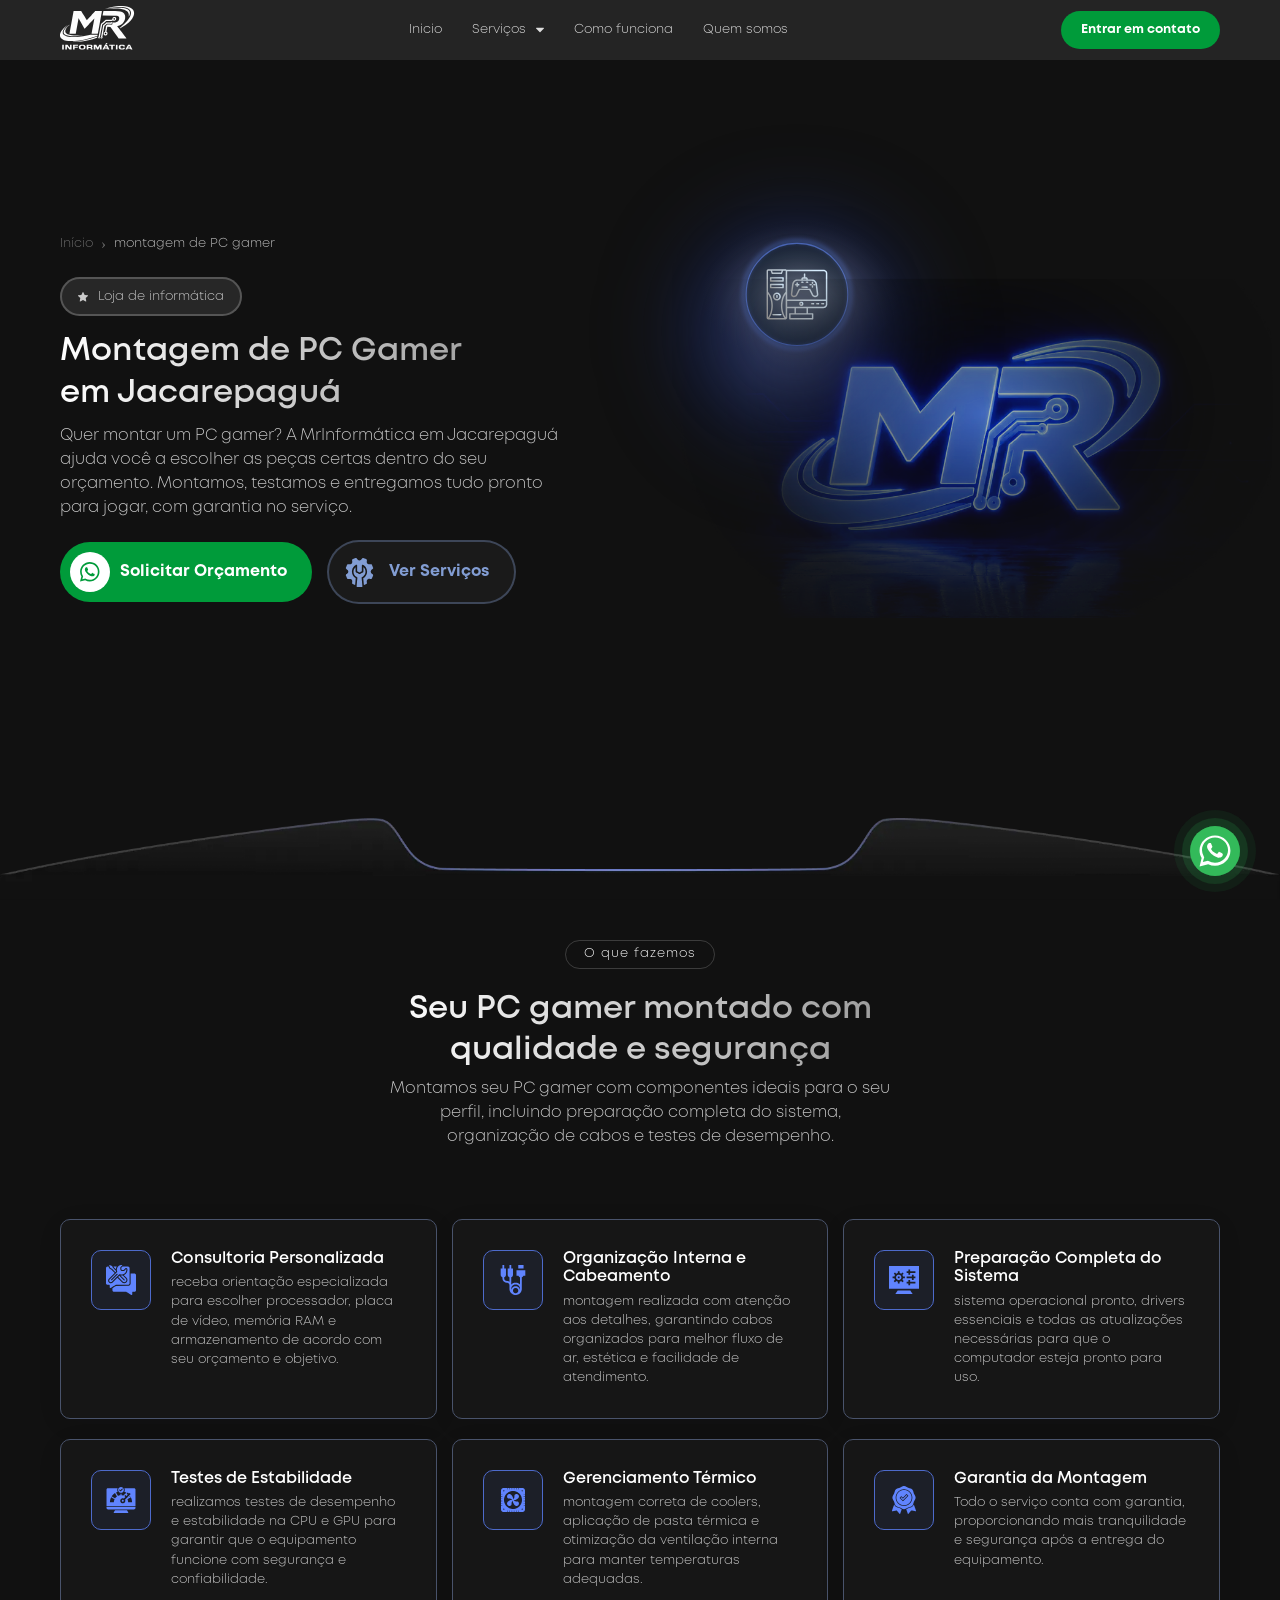
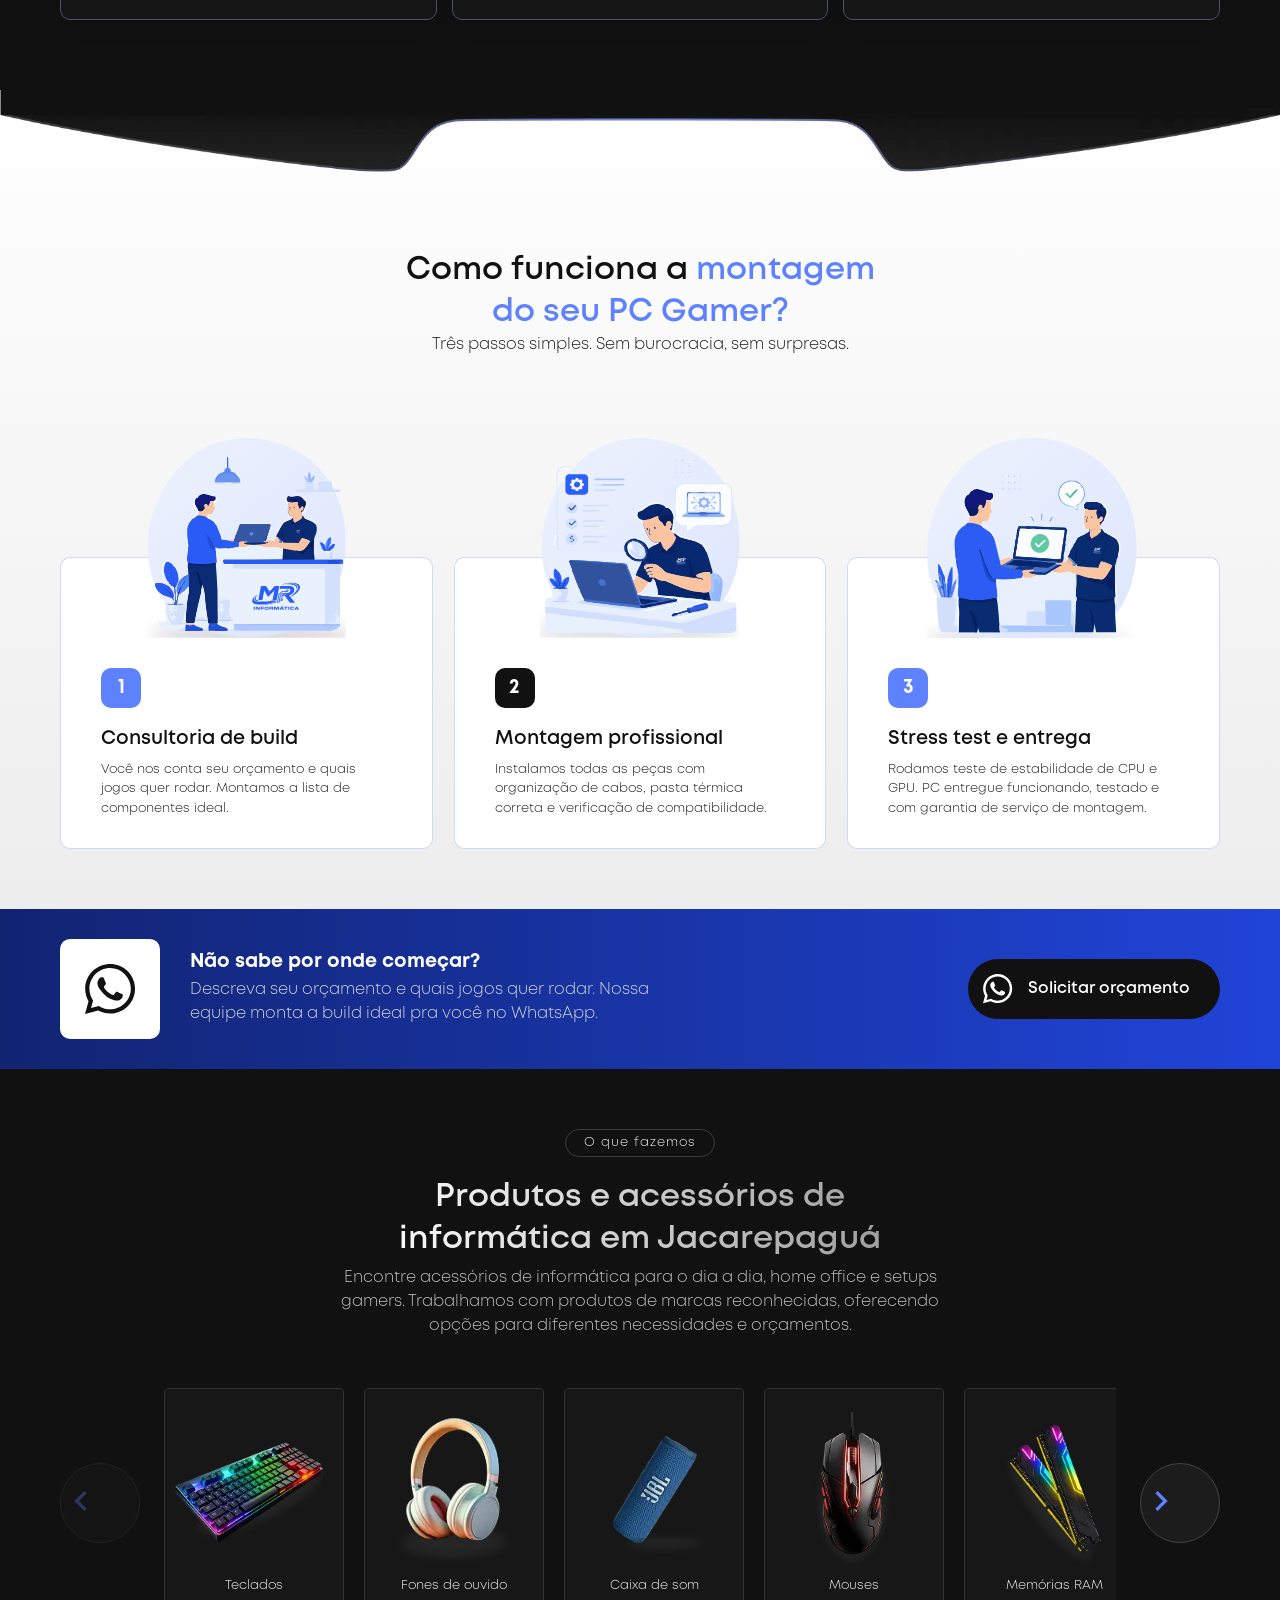
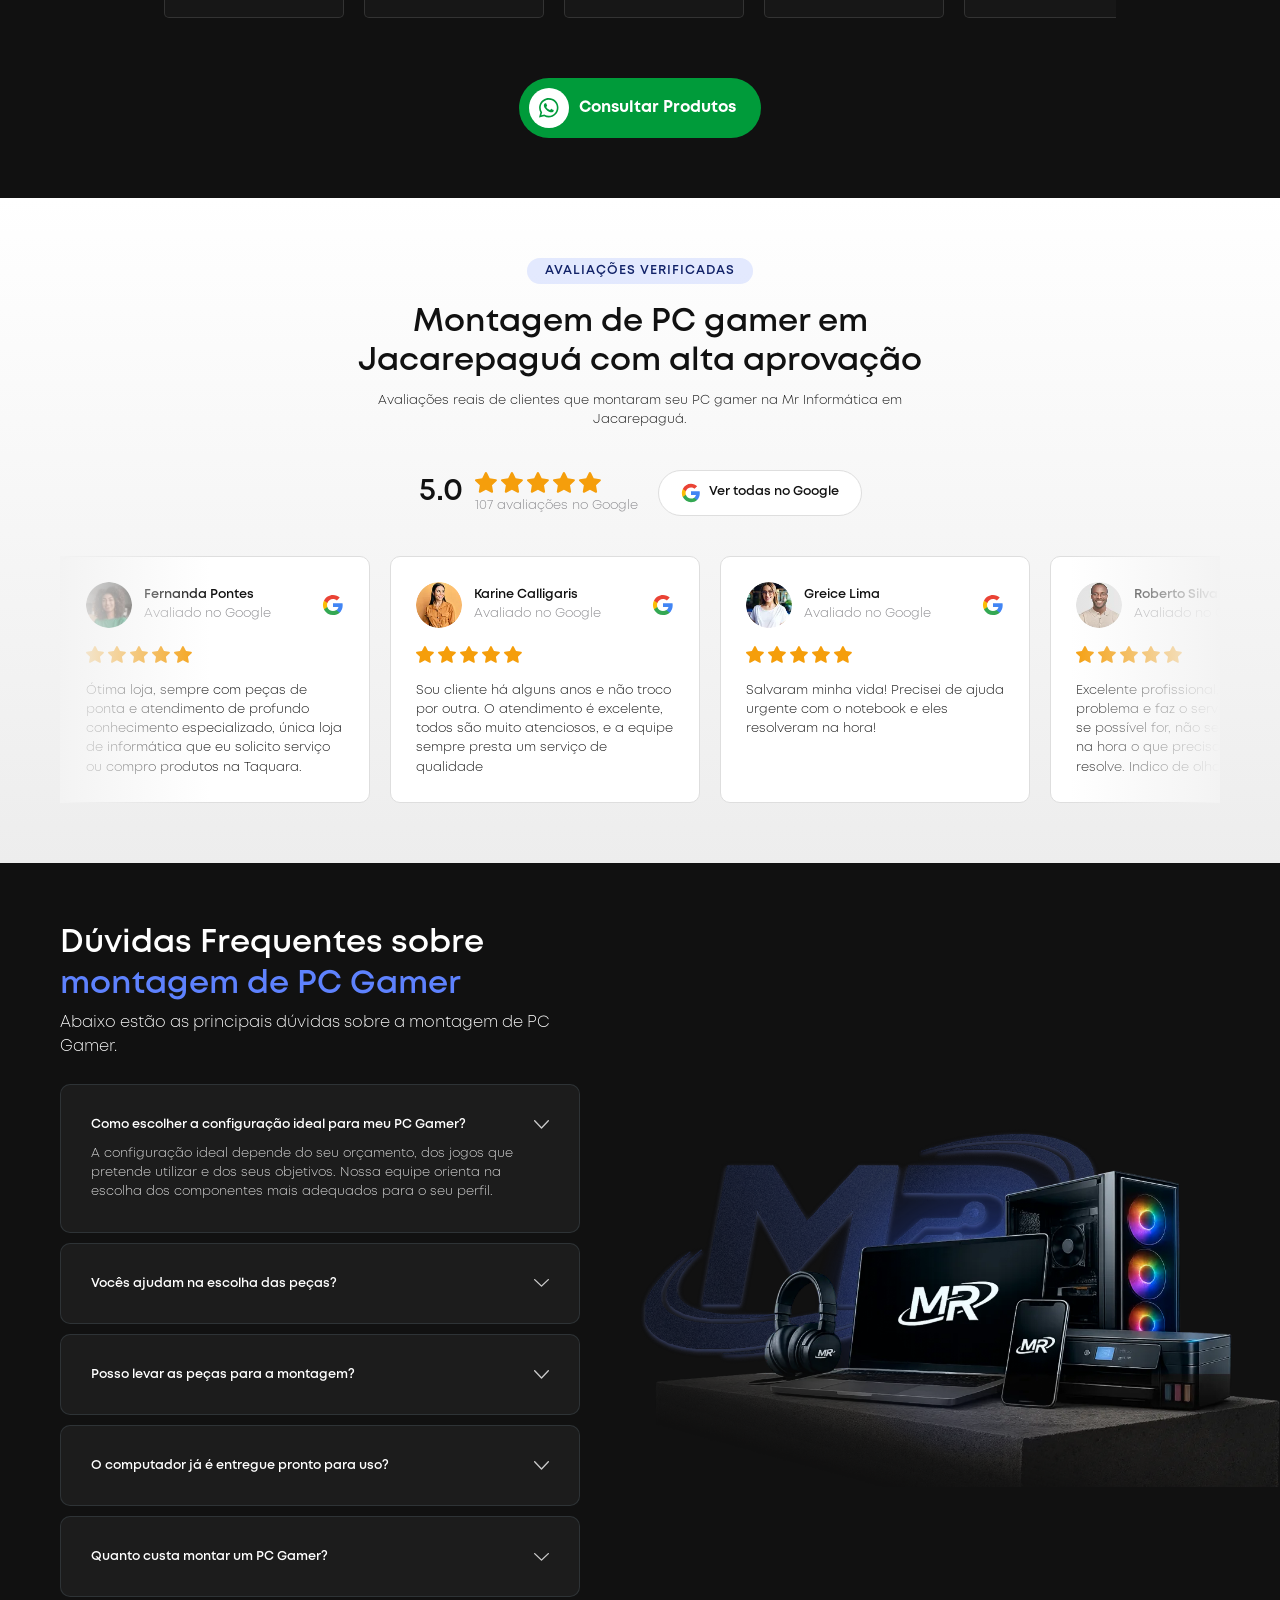
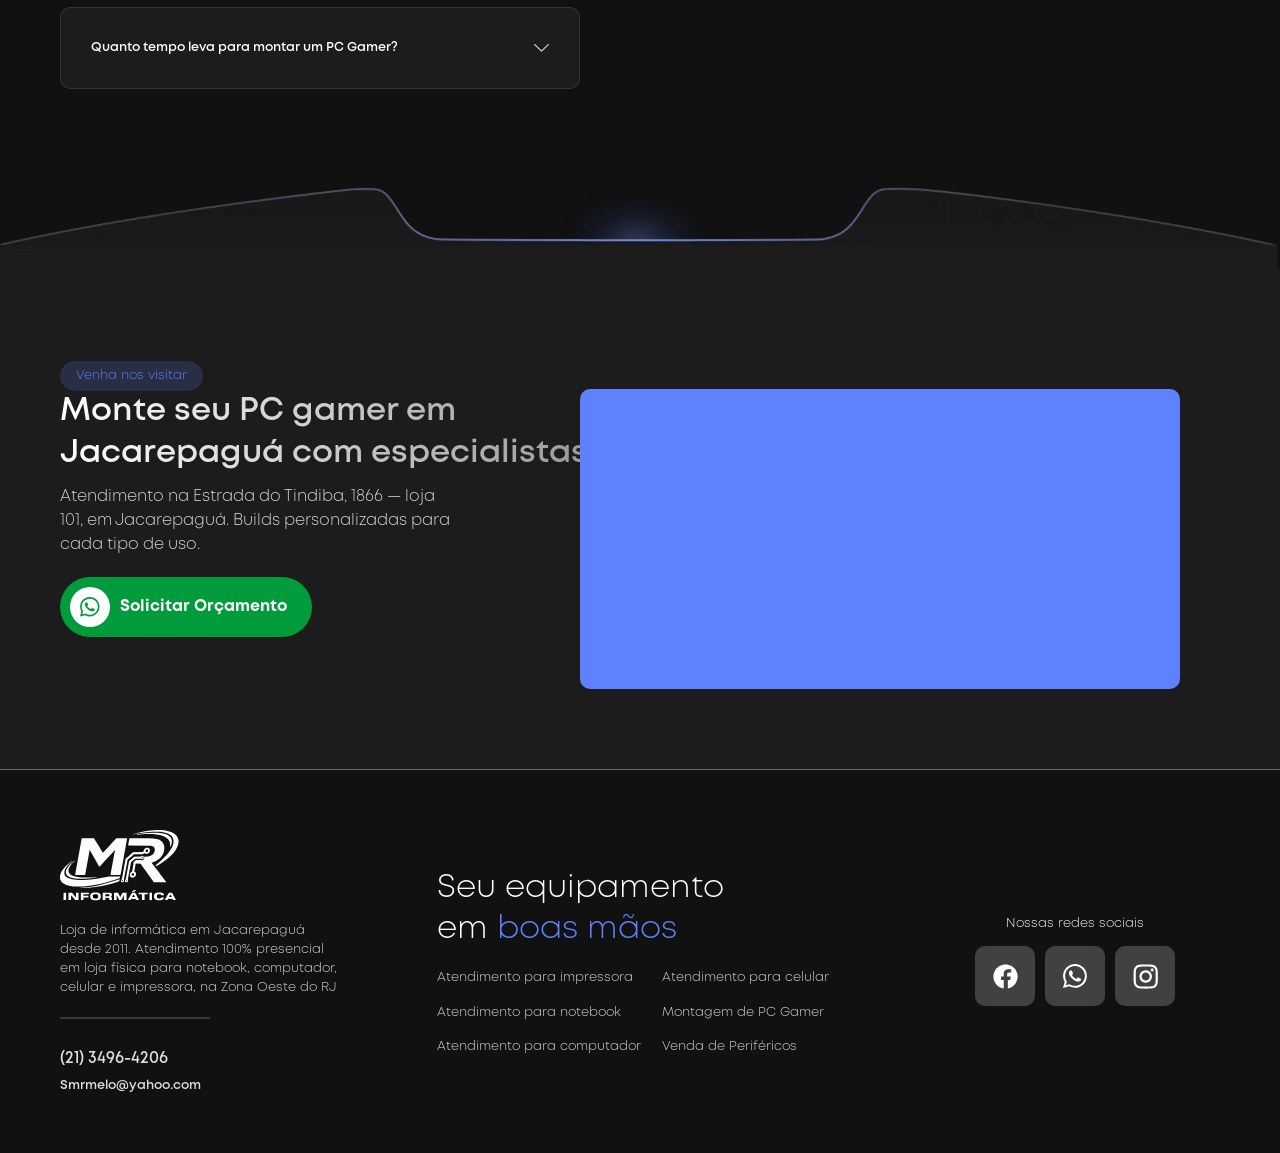
<file: montagem-pc-gamer.html>
<!DOCTYPE html>
<html lang="pt-BR">

<head>
<!-- Google tag (gtag.js) -->
<script async src="https://www.googletagmanager.com/gtag/js?id=AW-11391960768"></script>
<script>
window.dataLayer = window.dataLayer || [];
function gtag(){dataLayer.push(arguments);}
gtag('js', new Date());
gtag('config', 'AW-11391960768');
gtag('config', 'AW-11391960768/SzyzCOiR5eMcEMCNjrgq', {
  'phone_conversion_number': '(21) 3496-4206'
});
</script>

<!-- Google Tag Manager -->
<script>(function(w,d,s,l,i){w[l]=w[l]||[];w[l].push({'gtm.start':
new Date().getTime(),event:'gtm.js'});var f=d.getElementsByTagName(s)[0],
j=d.createElement(s),dl=l!='dataLayer'?'&l='+l:'';j.async=true;j.src=
'https://www.googletagmanager.com/gtm.js?id='+i+dl;f.parentNode.insertBefore(j,f);
})(window,document,'script','dataLayer','GTM-P5TNDQMR');</script>
<!-- End Google Tag Manager -->

  <meta charset="UTF-8">

  <meta name="HandheldFriendly" content="true">
  <meta http-equiv="X-UA-Compatible" content="IE=edge">
  <meta name="viewport" content="width=device-width, initial-scale=1">
  <meta name="robots" content="index, follow">

  <title>Montagem de PC Gamer em Jacarepaguá | MR Informática</title>
  <meta property="og:title" content="Montagem de PC Gamer em Jacarepaguá | MR Informática">

  <meta name="description" content="Montagem de PC Gamer em Jacarepaguá sob medida para seu orçamento, com cabeamento, testes de estabilidade e garantia de montagem.">
  <meta property="og:description" content="Montagem de PC Gamer em Jacarepaguá sob medida para seu orçamento, com cabeamento, testes de estabilidade e garantia de montagem.">

  <meta name="theme-color" content="#FFFFFF">
  <meta name="msapplication-TileColor" content="#FFFFFF">
  <meta name="msapplication-navbutton-color" content="#FFFFFF">
  <meta name="apple-mobile-web-app-status-bar-style" content="#FFFFFF">

  <link rel="apple-touch-icon" sizes="180x180" href="./assets/files/favicons/apple-touch-icon.png" />
  <link rel="icon" type="image/svg+xml" href="./assets/files/favicons/favicon.svg" />
  <link rel="icon" type="image/png" sizes="96x96" href="./assets/files/favicons/favicon-96x96.png" />
  <link rel="icon" type="image/png" sizes="192x192" href="./assets/files/favicons/web-app-manifest-192x192.png" />

  <link rel="shortcut icon" href="./assets/files/favicons/favicon.ico">
  <link rel="manifest" href="./assets/files/favicons/site.webmanifest">
  <link rel="canonical" href="https://www.mrinformaticaeletronica.com.br/montagem-pc-gamer.html" />
  <meta property="og:url" content="https://www.mrinformaticaeletronica.com.br/montagem-pc-gamer.html" />
  <meta property="og:type" content="website" />
  <meta property="og:locale" content="pt_BR" />

  <meta property="og:image" content="https://www.mrinformaticaeletronica.com.br/assets/files/images/imagem-prinicpal-MRInformatica.webp" />
  <meta property="og:image:width" content="1200" />
  <meta property="og:image:height" content="630" />

  <meta name="twitter:card" content="summary_large_image" />
  <meta name="twitter:title" content="Montagem de PC Gamer em Jacarepaguá | MR Informática" />
  <meta name="twitter:description" content="Montagem de PC Gamer em Jacarepaguá sob medida para seu orçamento, com cabeamento, testes de estabilidade e garantia de montagem." />
  <meta name="twitter:image" content="https://www.mrinformaticaeletronica.com.br/assets/files/images/imagem-prinicpal-MRInformatica.webp" />

  <meta name="author" content="MR Informática">
  <meta name="application-name" content="MR Informática">
  <meta property="og:site_name" content="MR Informática">
  <meta name="apple-mobile-web-app-title" content="MR Informática">

  <link href="./assets/css/pages/index/index.css" rel="stylesheet" />

  <script type="application/ld+json">
{
  "@context": "https://schema.org",
  "@graph": [
    {
      "@type": "LocalBusiness",
      "@id": "https://www.mrinformaticaeletronica.com.br/#localbusiness",
      "name": "MR Informática",
      "url": "https://www.mrinformaticaeletronica.com.br/",
      "logo": "https://www.mrinformaticaeletronica.com.br/assets/files/images/logo-MR.svg",
      "image": "https://www.mrinformaticaeletronica.com.br/assets/files/images/imagem-prinicpal-MRInformatica.webp",
      "description": "Loja de informática em Jacarepaguá, Zona Oeste do Rio de Janeiro: atendimento para notebook, computador, celular e impressora, além de montagem de PC Gamer e venda de periféricos.",
      "telephone": "+55 21 97320-6461",
      "email": "Smrmelo@yahoo.com",
      "priceRange": "$$",
      "address": {
        "@type": "PostalAddress",
        "streetAddress": "Estrada do Tindiba, 1866, Loja 101",
        "addressLocality": "Rio de Janeiro",
        "addressRegion": "RJ",
        "postalCode": "22745-002",
        "addressCountry": "BR"
      },
      "openingHoursSpecification": [
        {
          "@type": "OpeningHoursSpecification",
          "dayOfWeek": [
            "Monday",
            "Tuesday",
            "Wednesday",
            "Thursday",
            "Friday"
          ],
          "opens": "09:00",
          "closes": "17:30"
        },
        {
          "@type": "OpeningHoursSpecification",
          "dayOfWeek": [
            "Saturday"
          ],
          "opens": "09:00",
          "closes": "12:30"
        }
      ],
      "areaServed": {
        "@type": "AdministrativeArea",
        "name": "Jacarepaguá e Zona Oeste do Rio de Janeiro"
      },
      "sameAs": [
        "https://www.instagram.com/_mrinformatica/"
      ],
      "hasOfferCatalog": {
        "@type": "OfferCatalog",
        "name": "Serviços MR Informática",
        "itemListElement": [
          {
            "@type": "Offer",
            "itemOffered": {
              "@type": "Service",
              "name": "Atendimento para notebook",
              "url": "https://www.mrinformaticaeletronica.com.br/atendimento-notebook.html"
            }
          },
          {
            "@type": "Offer",
            "itemOffered": {
              "@type": "Service",
              "name": "Atendimento para computador",
              "url": "https://www.mrinformaticaeletronica.com.br/atendimento-computador.html"
            }
          },
          {
            "@type": "Offer",
            "itemOffered": {
              "@type": "Service",
              "name": "Atendimento para celular",
              "url": "https://www.mrinformaticaeletronica.com.br/atendimento-celular.html"
            }
          },
          {
            "@type": "Offer",
            "itemOffered": {
              "@type": "Service",
              "name": "Atendimento para impressora",
              "url": "https://www.mrinformaticaeletronica.com.br/atendimento-impressora.html"
            }
          },
          {
            "@type": "Offer",
            "itemOffered": {
              "@type": "Service",
              "name": "Montagem de PC Gamer",
              "url": "https://www.mrinformaticaeletronica.com.br/montagem-pc-gamer.html"
            }
          },
          {
            "@type": "Offer",
            "itemOffered": {
              "@type": "Service",
              "name": "Venda de Periféricos",
              "url": "https://www.mrinformaticaeletronica.com.br/venda-perifericos.html"
            }
          }
        ]
      }
    },
    {
      "@type": "WebSite",
      "@id": "https://www.mrinformaticaeletronica.com.br/#website",
      "url": "https://www.mrinformaticaeletronica.com.br/",
      "name": "MR Informática",
      "inLanguage": "pt-BR"
    },
    {
      "@type": "Service",
      "@id": "https://www.mrinformaticaeletronica.com.br/montagem-pc-gamer.html#service",
      "name": "Montagem de PC Gamer",
      "serviceType": "Montagem de PC Gamer",
      "provider": {
        "@id": "https://www.mrinformaticaeletronica.com.br/#localbusiness"
      },
      "areaServed": {
        "@type": "AdministrativeArea",
        "name": "Jacarepaguá e Zona Oeste do Rio de Janeiro"
      },
      "description": "Serviço de consultoria e montagem de PC Gamer em Jacarepaguá, com cabeamento, gerenciamento térmico e testes de estabilidade."
    },
    {
      "@type": "BreadcrumbList",
      "@id": "https://www.mrinformaticaeletronica.com.br/montagem-pc-gamer.html#breadcrumb",
      "itemListElement": [
        {
          "@type": "ListItem",
          "position": 1,
          "name": "Início",
          "item": "https://www.mrinformaticaeletronica.com.br/"
        },
        {
          "@type": "ListItem",
          "position": 2,
          "name": "Montagem de PC Gamer",
          "item": "https://www.mrinformaticaeletronica.com.br/montagem-pc-gamer.html"
        }
      ]
    }
  ]
}
  </script>

<script type="application/ld+json">
{
  "@context": "https://schema.org",
  "@type": "FAQPage",
  "mainEntity": [
    {
      "@type": "Question",
      "name": "Como escolher a configuração ideal para meu PC Gamer?",
      "acceptedAnswer": {
        "@type": "Answer",
        "text": "A configuração ideal depende do seu orçamento, dos jogos que pretende utilizar e dos seus objetivos. Nossa equipe orienta na escolha dos componentes mais adequados para o seu perfil."
      }
    },
    {
      "@type": "Question",
      "name": "Vocês ajudam na escolha das peças?",
      "acceptedAnswer": {
        "@type": "Answer",
        "text": "Sim. Auxiliamos na seleção dos componentes considerando compatibilidade, desempenho e custo-benefício, para que você monte um computador equilibrado."
      }
    },
    {
      "@type": "Question",
      "name": "Posso levar as peças para a montagem?",
      "acceptedAnswer": {
        "@type": "Answer",
        "text": "Sim. Você pode adquirir os componentes de sua preferência e levá-los até nossa loja para a montagem. Se desejar, também orientamos na escolha antes da compra."
      }
    },
    {
      "@type": "Question",
      "name": "O computador já é entregue pronto para uso?",
      "acceptedAnswer": {
        "@type": "Answer",
        "text": "Sim. Após a montagem, realizamos a configuração inicial do sistema e verificamos o funcionamento do equipamento para que ele seja entregue pronto para utilização."
      }
    },
    {
      "@type": "Question",
      "name": "Quanto custa montar um PC Gamer?",
      "acceptedAnswer": {
        "@type": "Answer",
        "text": "O investimento varia conforme os componentes escolhidos e o desempenho desejado. Entre em contato conosco para receber uma orientação personalizada de acordo com o seu orçamento."
      }
    },
    {
      "@type": "Question",
      "name": "Quanto tempo leva para montar um PC Gamer?",
      "acceptedAnswer": {
        "@type": "Answer",
        "text": "O prazo pode variar conforme a disponibilidade dos componentes e a complexidade da configuração. Nossa equipe informa a previsão de entrega antes do início da montagem."
      }
    }
  ]
}
</script>
</head>

<body>
<!-- Google Tag Manager (noscript) -->
<noscript><iframe src="https://www.googletagmanager.com/ns.html?id=GTM-P5TNDQMR"
height="0" width="0" style="display:none;visibility:hidden"></iframe></noscript>
<!-- End Google Tag Manager (noscript) -->

    <header>
  <nav class="navbar" aria-label="Navegação principal">
        <a href="index.html">
            <img class="logo" src="./assets/files/images/logo-MR.svg" alt="MR Informática" loading="eager">
        </a>
        <div class="opcoes">
            <div class="expandir"><a href="./index.html" class="opcao" aria-label="Ir para a página inicial"><p>Inicio</p></a></div>
            <div class="expandir">
                <button class="opcao">
                    <p>Serviços</p>
                    <svg viewBox="0 0 7 5" xmlns="http://www.w3.org/2000/svg">
                        <path
                            d="M6.89676 1.20753L3.88221 4.41049C3.67498 4.63068 3.32505 4.63068 3.11781 4.41049L0.10324 1.20753C-0.123248 0.966859 0.0473608 0.57196 0.377841 0.57196H6.62213C6.95264 0.57196 7.12325 0.966859 6.89676 1.20753Z">
                        </path>
                    </svg>
                </button>
                <div class="balao areas">
                    <a href="./atendimento-notebook.html" class="botao" aria-label="Acessar página de atendimento para notebook">
                      <img src="./assets/files/images/icone-servico-notebook-loja.svg" alt="Ícone de atendimento para notebook" loading="lazy" decoding="async">
                      <p>Atendimento para notebook</p>
                    </a>
                    <a href="./atendimento-computador.html" class="botao" aria-label="Acessar página de atendimento para computador">
                      <img src="./assets/files/images/icone-servico-computador-loja.svg" alt="Ícone de atendimento para computador" loading="lazy" decoding="async">
                      <p>Atendimento para computador</p>
                    </a>
                    <a href="./atendimento-celular.html" class="botao" aria-label="Acessar página de atendimento para celular">
                      <img src="./assets/files/images/icone-servico-celular-loja.svg" alt="Ícone de atendimento para celular" loading="lazy" decoding="async">
                      <p>Atendimento para celular</p>
                    </a>
                    <a href="./atendimento-impressora.html" class="botao" aria-label="Acessar página de atendimento para impressora">
                      <img src="./assets/files/images/icone-servico-impressora-loja.svg" alt="Ícone de atendimento para impressora" loading="lazy" decoding="async">
                      <p>Atendimento para impressora</p>
                    </a>
                    <a href="./montagem-pc-gamer.html" class="botao" aria-label="Acessar página de montagem de pc gamer">
                      <img src="./assets/files/images/icone-montagem-pc-gamer.svg" alt="Ícone de montagem de PC Gamer" loading="lazy" decoding="async">
                      <p>Montagem de PC Gamer</p>
                    </a>
                    <a href="./venda-perifericos.html" class="botao" aria-label="Acessar página de venda de periféricos">
                      <img src="./assets/files/images/icone-venda-de-perifericos.svg" alt="Ícone de venda de periféricos" loading="lazy" decoding="async">
                      <p>Venda de Periféricos</p>
                    </a>
                </div>
            </div>
            <div class="expandir"><a href="./index.html#como-funciona" class="opcao" aria-label="Ver como funciona o atendimento"><p>Como funciona</p></a></div>
<div class="expandir"><a href="./quem-somos.html" class="opcao" aria-label="Acessar página de Quem somos"><p>Quem somos</p></a></div>
            <button class="destaque btn-whatsapp" data-phone="5521973206461" data-message="" aria-label="Entrar em contato pelo WhatsApp com a MR informática">
                Entrar em contato
            </button>
        </div>
        <button class="destaque btn-whatsapp" data-phone="5521973206461" data-message="" aria-label="Entrar em contato pelo WhatsApp com a MR informática">
            Entrar em contato
        </button>
        <button class="menu" aria-label="Menu principal">
            <span class="um"></span>
            <span class="dois"></span>
        </button>
    </nav>
</header>
<main>

    <!-- 
    seção apresentação 
  -->
    <section class="apresentacao">
        <!-- Texto -->
        <div class="texto">
            <nav class="breadcrumb" aria-label="Breadcrumb">
                <a class="rota" href="./index.html">Início</a>
                <span aria-hidden="true">›</span>
                <span>montagem de PC gamer</span>
            </nav>
            <div class="tag tag-servico">
                <img src="./assets/files/images/icone-estrela.svg" alt="" loading="lazy" decoding="async">
                <p class="tag-label">Loja de informática</p>
            </div>
            <h1 class="titulo-pc">Montagem de PC Gamer em Jacarepaguá</h1>
            <p>Quer montar um PC gamer? A MrInformática em Jacarepaguá ajuda você a escolher as peças certas dentro do
                seu orçamento. Montamos, testamos e entregamos tudo pronto para jogar, com garantia no serviço.</p>
            <div class="botoes">
                <button class="btn-whatsapp" data-phone="5521973206461" data-message="Olá, gostaria de solicitar um orçamento." aria-label="Solicitar orçamento pelo WhatsApp">

                    <div class="icone">
                        <img src="./assets/files/images/icone-whatsapp-verde.svg" alt="WhatsApp" loading="lazy" decoding="async">
                    </div>

                    <h3>Solicitar Orçamento</h3>
                </button>

                <a class="btn btn-servicos" href="#servicos">
                    <div class="icone">
                        <img src="./assets/files/images/icone-servicos.svg" alt="Serviços" loading="lazy" decoding="async">
                    </div>

                    <h3>Ver Serviços</h3>
                </a>
            </div>
        </div>
        <!-- Imagem -->
        <div class="imagem">
            <div class="quadro">
                <div class="glow"></div>
                <img src="./assets/files/images/icone-pagina-montagem-pc-gamer.svg" alt="Ícone da página de montagem de PC Gamer" loading="lazy" decoding="async">
            </div>
            <img src="./assets/files/images/montagem-pc-gamer.webp" class="nuvem nuvem-servico" alt="Montagem de PC Gamer em Jacarepaguá" loading="eager" fetchpriority="high" decoding="async">
        </div>

        <img src="./assets/files/images/divisor-MRinformatica.webp" class="divisor-MRinformatica" alt="" loading="lazy" decoding="async">
    </section>


    <!-- 
    seção servicos 
  -->
    <section id="servicos" class="servicos animar">
        <!-- Titulo -->
        <div class="titulo-servicos">
            <div class="tag">
                <h3>O que fazemos</h3>
            </div>
            <h2>Seu PC gamer montado com qualidade e segurança</h2>
            <p>Montamos seu PC gamer com componentes ideais para o seu perfil, incluindo preparação completa do sistema,
                organização de cabos e testes de desempenho.</p>
        </div>
        <!-- Quadros -->
        <div class="quadros-servicos">
            <div class="quadro quadro-pagina-servico">
                <div class="icone">
                    <img src="./assets/files/images/icone-consultoria-pc-gamer.svg"
                        alt="Ícone de consultoria personalizada para PC Gamer" loading="lazy" decoding="async">
                </div>
                <div class="texto texto-pagina-servico">
                    <h3>Consultoria Personalizada</h3>
                    <p>receba orientação especializada para escolher processador, placa de vídeo, memória RAM e
                        armazenamento de acordo com seu orçamento e objetivo.
                    </p>
                </div>
            </div>
            <div class="quadro quadro-pagina-servico">
                <div class="icone">
                    <img src="./assets/files/images/icone-cabeamento-pc-gamer.svg"
                        alt="Ícone de organização interna e cabeamento de PC Gamer" loading="lazy" decoding="async">
                </div>
                <div class="texto texto-pagina-servico">
                    <h3><strong>Organização Interna e Cabeamento</strong></h3>
                    <p>montagem realizada com atenção aos detalhes, garantindo cabos organizados para melhor fluxo de
                        ar, estética e facilidade de atendimento.</p>
                </div>
            </div>
            <div class="quadro quadro-pagina-servico">
                <div class="icone">
                    <img src="./assets/files/images/icone-instacao-sistema-pc-gamer.svg"
                        alt="Ícone de preparação completa do sistema" loading="lazy" decoding="async">
                </div>
                <div class="texto texto-pagina-servico">
                    <h3><strong>Preparação Completa do Sistema</strong></h3>
                    <p>sistema operacional pronto, drivers essenciais e todas as atualizações necessárias para que o
                        computador esteja pronto para uso.
                    </p>
                </div>
            </div>
            <div class="quadro quadro-pagina-servico">
                <div class="icone">
                    <img src="./assets/files/images/icone-testes-estabilidade-pc-gamer.svg"
                        alt="Ícone de testes de estabilidade" loading="lazy" decoding="async">
                </div>
                <div class="texto texto-pagina-servico">
                    <h3>Testes de Estabilidade</h3>
                    <p>realizamos testes de desempenho e estabilidade na CPU e GPU para garantir que o equipamento
                        funcione com segurança e confiabilidade.</p>
                </div>
            </div>
            <div class="quadro quadro-pagina-servico">
                <div class="icone">
                    <img src="./assets/files/images/icone-gerenciamento-termico-pc-gamer.svg"
                        alt="Ícone de gerenciamento térmico" loading="lazy" decoding="async">
                </div>
                <div class="texto texto-pagina-servico">
                    <h3>Gerenciamento Térmico</h3>
                    <p>montagem correta de coolers, aplicação de pasta térmica e otimização da ventilação interna para
                        manter temperaturas adequadas.
                    </p>
                </div>
            </div>
            <div class="quadro quadro-pagina-servico">
                <div class="icone">
                    <img src="./assets/files/images/icone-garantia-montagem-pc-gamer.svg"
                        alt="Ícone de garantia da montagem" loading="lazy" decoding="async">
                </div>
                <div class="texto texto-pagina-servico">
                    <h3>Garantia da Montagem</h3>
                    <p>Todo o serviço conta com garantia, proporcionando mais tranquilidade e segurança após a entrega
                        do equipamento.</p>
                </div>
            </div>
        </div>
    </section>


    <!-- 
    seção etapas (Como funciona) 
  -->
    <section class="etapas etapas-pagina-servico">
        <img src="./assets/files/images/divisor-MRinformatica.webp" class="divisor-MRinformatica" alt="" loading="lazy" decoding="async">

        <div class="titulo">
            <h2 class="titulo-pc">Como funciona a <span>montagem do seu PC Gamer?</span></h2>
            <p>Três passos simples. Sem burocracia, sem surpresas.</p>
        </div>
        <div class="itens">
            <div class="item"><img src="./assets/files/images/ilustracao-passo-um.svg" alt="Ilustração do primeiro passo do atendimento" loading="lazy" decoding="async">
                <h4>1</h4>
                <h3>Consultoria de build</h3>
                <p>Você nos conta seu orçamento e quais jogos quer rodar. Montamos a lista de componentes ideal.</p>
            </div>
            <div class="item"><img src="./assets/files/images/ilustracao-passo-dois.svg" alt="Ilustração do segundo passo do atendimento" loading="lazy" decoding="async">
                <h4>2</h4>
                <h3>Montagem profissional</h3>
                <p>Instalamos todas as peças com organização de cabos, pasta térmica correta e verificação de
                    compatibilidade.</p>
            </div>
            <div class="item"><img src="./assets/files/images/ilustracao-passo-tres.svg" alt="Ilustração do terceiro passo do atendimento" loading="lazy" decoding="async">
                <h4>3</h4>
                <h3>Stress test e entrega</h3>
                <p>Rodamos teste de estabilidade de CPU e GPU. PC entregue funcionando, testado e com garantia de
                    serviço de montagem.</p>
            </div>
        </div>
    </section>

    <section class="cta">
        <div class="quadro">
            <div class="imagem">
                <img src="./assets/files/images/icone-whatsapp-preto.svg" alt="WhatsApp" loading="lazy" decoding="async">
            </div>
            <div class="texto">
                <h3>Não sabe por onde começar?</h3>
                <p>Descreva seu orçamento e quais jogos quer rodar. Nossa equipe monta a build ideal pra você no
                    WhatsApp.</p>
            </div>
            <button class="btn-whatsapp" data-phone="5521973206461" data-message="Olá, gostaria de solicitar um orçamento." aria-label="Solicitar orçamento pelo WhatsApp">
                <div class="icone">
                    <img src="./assets/files/images/icone-whatsApp-branco.svg" alt="WhatsApp" loading="lazy" decoding="async">
                </div> Solicitar orçamento
            </button>
        </div>
    </section>


    <section class="produtos-categorias">

        <div class="titulo">

            <div class="tag">
                <h3>O que fazemos</h3>
            </div>

            <h2>
                Produtos e acessórios de
                informática em Jacarepaguá
            </h2>

            <p>
                Encontre acessórios de informática para o dia a dia, home office e setups gamers.
                Trabalhamos com produtos de marcas reconhecidas, oferecendo opções para diferentes
                necessidades e orçamentos.
            </p>

        </div>

        <div class="slider-produtos">

            <button class="seta seta-esquerda">

                <svg viewBox="0 0 24 24">
                    <path fill="currentColor" d="M15.41 16.59L10.83 12l4.58-4.59L14 6l-6 6 6 6z" />
                </svg>

            </button>

            <div class="area-cards">

                <div class="lista-produtos">

                                        <button class="card btn-whatsapp-produto" data-phone="5521973206461" data-message="Olá! Gostaria de saber mais sobre os teclados disponíveis na MR Informática." aria-label="Falar no WhatsApp sobre teclados">

                        <img src="./assets/files/images/teclado-gamer.webp" alt="Teclados gamer" loading="lazy" decoding="async">

                        <h3>Teclados</h3>

                    </button>

                    <button class="card btn-whatsapp-produto" data-phone="5521973206461" data-message="Olá! Gostaria de saber mais sobre os fones de ouvido disponíveis na MR Informática." aria-label="Falar no WhatsApp sobre fones de ouvido">

                        <img src="./assets/files/images/fone-de-ouvido.webp" alt="Fones de ouvido" loading="lazy" decoding="async">

                        <h3>Fones de ouvido</h3>

                    </button>

                    <button class="card btn-whatsapp-produto" data-phone="5521973206461" data-message="Olá! Gostaria de saber mais sobre as caixas de som disponíveis na MR Informática." aria-label="Falar no WhatsApp sobre caixa de som">

                        <img src="./assets/files/images/caixa-de-som.webp" alt="Caixa de som" loading="lazy" decoding="async">

                        <h3>Caixa de som</h3>

                    </button>

                    <button class="card btn-whatsapp-produto" data-phone="5521973206461" data-message="Olá! Gostaria de saber mais sobre os mouses disponíveis na MR Informática." aria-label="Falar no WhatsApp sobre mouses">

                        <img src="./assets/files/images/mouse-gamer.webp" alt="Mouse gamer" loading="lazy" decoding="async">

                        <h3>Mouses</h3>

                    </button>

                    <button class="card btn-whatsapp-produto" data-phone="5521973206461" data-message="Olá! Gostaria de saber mais sobre as memórias RAM disponíveis na MR Informática." aria-label="Falar no WhatsApp sobre memórias ram">

                        <img src="./assets/files/images/memoria-ram.webp" alt="Memórias RAM" loading="lazy" decoding="async">

                        <h3>Memórias RAM</h3>

                    </button>

                    <button class="card btn-whatsapp-produto" data-phone="5521973206461" data-message="Olá! Gostaria de saber mais sobre os SSDs (SATA e NVMe) disponíveis na MR Informática." aria-label="Falar no WhatsApp sobre ssds sata e nvme">

                        <img src="./assets/files/images/SSD-SATA.webp" alt="SSD SATA e NVME" loading="lazy" decoding="async">

                        <h3>SSDs SATA e NVMe</h3>

                    </button>

                    <button class="card btn-whatsapp-produto" data-phone="5521973206461" data-message="Olá! Gostaria de saber mais sobre as webcams disponíveis na MR Informática." aria-label="Falar no WhatsApp sobre webcams">

                        <img src="./assets/files/images/webcam.webp" alt="Webcams" loading="lazy" decoding="async">

                        <h3>Webcams</h3>

                    </button>

                    <button class="card btn-whatsapp-produto" data-phone="5521973206461" data-message="Olá! Gostaria de saber mais sobre as fontes de alimentação disponíveis na MR Informática." aria-label="Falar no WhatsApp sobre fontes de alimentação">

                        <img src="./assets/files/images/fonte-de-alimentacao.webp" alt="Fontes de alimentação" loading="lazy" decoding="async">

                        <h3>Fontes de Alimentação</h3>

                    </button>

                    <button class="card btn-whatsapp-produto" data-phone="5521973206461" data-message="Olá! Gostaria de saber mais sobre os controles para PC disponíveis na MR Informática." aria-label="Falar no WhatsApp sobre controles para pc">

                        <img src="./assets/files/images/controle-pc.webp" alt="Controles para PC" loading="lazy" decoding="async">

                        <h3>Controles para PC</h3>

                    </button>

                    <button class="card btn-whatsapp-produto" data-phone="5521973206461" data-message="Olá! Gostaria de saber mais sobre os roteadores disponíveis na MR Informática." aria-label="Falar no WhatsApp sobre roteadores">

                        <img src="./assets/files/images/roteador.webp" alt="Roteadores" loading="lazy" decoding="async">

                        <h3>Roteadores</h3>

                    </button>



                </div>

            </div>

            <button class="seta seta-direita">

                <svg viewBox="0 0 24 24">
                    <path fill="currentColor" d="M8.59 16.59L13.17 12 8.59 7.41 10 6l6 6-6 6z" />
                </svg>

            </button>

        </div>

        <button class="btn-whatsapp" data-phone="5521973206461" data-message="Olá, gostaria de solicitar um orçamento." aria-label="Solicitar orçamento pelo WhatsApp">

            <div class="icone">
                <img src="./assets/files/images/icone-whatsapp-verde.svg" alt="WhatsApp" loading="lazy" decoding="async">
            </div>

            <h3>Consultar Produtos</h3>
        </button>

    </section>



    <!-- 
    seção depoimentos 
  -->
    <section class="depoimentos animar">
        <!-- Titulo -->
        <div class="titulo-avaliacoes">
            <div class="tag">
                <h3>AVALIAÇÕES VERIFICADAS</h3>
            </div>
            <h2 class="titulo-pc">Montagem de PC gamer em Jacarepaguá com alta aprovação</h2>
            <p>Avaliações reais de clientes que montaram seu PC gamer na Mr Informática em Jacarepaguá.
            </p>
        </div>
        <!-- Resumo -->
        <div class="resumo-google">
            <div class="nota">
                <h3>5.0</h3>
                <div class="estrelas-nota">
                    <div class="estrelas">
                        <img src="./assets/files/images/icone-estrela-laranja.svg" alt="Ícone de estrela de avaliação" loading="lazy" decoding="async">
                        <img src="./assets/files/images/icone-estrela-laranja.svg" alt="Ícone de estrela de avaliação" loading="lazy" decoding="async">
                        <img src="./assets/files/images/icone-estrela-laranja.svg" alt="Ícone de estrela de avaliação" loading="lazy" decoding="async">
                        <img src="./assets/files/images/icone-estrela-laranja.svg" alt="Ícone de estrela de avaliação" loading="lazy" decoding="async">
                        <img src="./assets/files/images/icone-estrela-laranja.svg" alt="Ícone de estrela de avaliação" loading="lazy" decoding="async">
                    </div>
                    <p>107 avaliações no Google</p>
                </div>
            </div>
            <a href="https://share.google/bujreLpOrjqT5WpYq" target="_blank" class="btn-google">
                <img src="./assets/files/images/icone-google.svg" alt="Google" loading="lazy" decoding="async">
                <p>Ver todas no Google</p>
            </a>
        </div>
        <!-- Slide -->
        <div class="slide-avaliacoes">
      <div class="sombra um"></div>
      <div class="sombra dois"></div>
      <div class="itens-avaliacoes">
        <!-- Avaliação 1 -->
        <div class="item">
          <div class="cabecalho-avaliacao">
            <div class="perfil">
              <div class="foto" style="background-image: url('./assets/files/images/foto-pessoa-2.webp');"></div>
              <div class="info">
                <h3>Fernanda Pontes</h3>
                <h4>Avaliado no Google</h4>
              </div>
            </div>
            <img class="icone-google" src="./assets/files/images/icone-google.svg" alt="Google" loading="lazy" decoding="async">
          </div>
          <div class="estrelas">
            <img src="./assets/files/images/icone-estrela-laranja.svg" alt="Ícone de estrela de avaliação" loading="lazy" decoding="async">
            <img src="./assets/files/images/icone-estrela-laranja.svg" alt="Ícone de estrela de avaliação" loading="lazy" decoding="async">
            <img src="./assets/files/images/icone-estrela-laranja.svg" alt="Ícone de estrela de avaliação" loading="lazy" decoding="async">
            <img src="./assets/files/images/icone-estrela-laranja.svg" alt="Ícone de estrela de avaliação" loading="lazy" decoding="async">
            <img src="./assets/files/images/icone-estrela-laranja.svg" alt="Ícone de estrela de avaliação" loading="lazy" decoding="async">
          </div>
          <p>Ótima loja, sempre com peças de ponta e atendimento de profundo conhecimento especializado, única loja de
            informática que eu solicito serviço ou compro produtos na Taquara.</p>
        </div>
        <!-- Avaliação 2 -->
        <div class="item">
          <div class="cabecalho-avaliacao">
            <div class="perfil">
              <div class="foto" style="background-image: url('./assets/files/images/foto-pessoa-6.webp');"></div>
              <div class="info">
                <h3>Karine Calligaris</h3>
                <h4>Avaliado no Google</h4>
              </div>
            </div>
            <img class="icone-google" src="./assets/files/images/icone-google.svg" alt="Google" loading="lazy" decoding="async">
          </div>
          <div class="estrelas">
            <img src="./assets/files/images/icone-estrela-laranja.svg" alt="Ícone de estrela de avaliação" loading="lazy" decoding="async">
            <img src="./assets/files/images/icone-estrela-laranja.svg" alt="Ícone de estrela de avaliação" loading="lazy" decoding="async">
            <img src="./assets/files/images/icone-estrela-laranja.svg" alt="Ícone de estrela de avaliação" loading="lazy" decoding="async">
            <img src="./assets/files/images/icone-estrela-laranja.svg" alt="Ícone de estrela de avaliação" loading="lazy" decoding="async">
            <img src="./assets/files/images/icone-estrela-laranja.svg" alt="Ícone de estrela de avaliação" loading="lazy" decoding="async">
          </div>
          <p>Sou cliente há alguns anos e não troco por outra. O atendimento é excelente, todos são muito atenciosos, e a equipe sempre presta um serviço de qualidade</p>
        </div>
        <!-- Avaliação 3 -->
        <div class="item">
          <div class="cabecalho-avaliacao">
            <div class="perfil">
              <div class="foto" style="background-image: url('./assets/files/images/foto-pessoa-7.webp');"></div>
              <div class="info">
                <h3>Greice Lima</h3>
                <h4>Avaliado no Google</h4>
              </div>
            </div>
            <img class="icone-google" src="./assets/files/images/icone-google.svg" alt="Google" loading="lazy" decoding="async">
          </div>
          <div class="estrelas">
            <img src="./assets/files/images/icone-estrela-laranja.svg" alt="Ícone de estrela de avaliação" loading="lazy" decoding="async">
            <img src="./assets/files/images/icone-estrela-laranja.svg" alt="Ícone de estrela de avaliação" loading="lazy" decoding="async">
            <img src="./assets/files/images/icone-estrela-laranja.svg" alt="Ícone de estrela de avaliação" loading="lazy" decoding="async">
            <img src="./assets/files/images/icone-estrela-laranja.svg" alt="Ícone de estrela de avaliação" loading="lazy" decoding="async">
            <img src="./assets/files/images/icone-estrela-laranja.svg" alt="Ícone de estrela de avaliação" loading="lazy" decoding="async">
          </div>
          <p>Salvaram minha vida!
             Precisei de ajuda urgente com o notebook e eles resolveram na hora!</p>
        </div>
        <!-- Avaliação 4 -->
        <div class="item">
          <div class="cabecalho-avaliacao">
            <div class="perfil">
              <div class="foto" style="background-image: url('./assets/files/images/foto-pessoa-5.webp');"></div>
              <div class="info">
                <h3>Roberto Silva</h3>
                <h4>Avaliado no Google</h4>
              </div>
            </div>
            <img class="icone-google" src="./assets/files/images/icone-google.svg" alt="Google" loading="lazy" decoding="async">
          </div>
          <div class="estrelas">
            <img src="./assets/files/images/icone-estrela-laranja.svg" alt="Ícone de estrela de avaliação" loading="lazy" decoding="async">
            <img src="./assets/files/images/icone-estrela-laranja.svg" alt="Ícone de estrela de avaliação" loading="lazy" decoding="async">
            <img src="./assets/files/images/icone-estrela-laranja.svg" alt="Ícone de estrela de avaliação" loading="lazy" decoding="async">
            <img src="./assets/files/images/icone-estrela-laranja.svg" alt="Ícone de estrela de avaliação" loading="lazy" decoding="async">
            <img src="./assets/files/images/icone-estrela-laranja.svg" alt="Ícone de estrela de avaliação" loading="lazy" decoding="async">
          </div>
          <p>Excelente profissional, não inventa problema e faz o serviço na sua frente se possível for, não sendo ele
            mostra na hora o que precisa ser feito e resolve. Indico de olhos fechados</p>
        </div>
        <!-- Avaliação 5 -->
        <div class="item">
          <div class="cabecalho-avaliacao">
            <div class="perfil">
              <div class="foto" style="background-image: url('./assets/files/images/foto-pessoa-4.webp');"></div>
              <div class="info">
                <h3>Juliana Matos</h3>
                <h4>Avaliado no Google</h4>
              </div>
            </div>
            <img class="icone-google" src="./assets/files/images/icone-google.svg" alt="Google" loading="lazy" decoding="async">
          </div>
          <div class="estrelas">
            <img src="./assets/files/images/icone-estrela-laranja.svg" alt="Ícone de estrela de avaliação" loading="lazy" decoding="async">
            <img src="./assets/files/images/icone-estrela-laranja.svg" alt="Ícone de estrela de avaliação" loading="lazy" decoding="async">
            <img src="./assets/files/images/icone-estrela-laranja.svg" alt="Ícone de estrela de avaliação" loading="lazy" decoding="async">
            <img src="./assets/files/images/icone-estrela-laranja.svg" alt="Ícone de estrela de avaliação" loading="lazy" decoding="async">
            <img src="./assets/files/images/icone-estrela-laranja.svg" alt="Ícone de estrela de avaliação" loading="lazy" decoding="async">
          </div>
          <p>Empresa maravilhosa. Profissionais competentes e atenciosos. Deixei meu aparelho com problema, saiu funcionando perfeitamente. Minha gratidão à MR Informática.</p>
        </div>

        <!-- Avaliação 6 -->
        <div class="item">
          <div class="cabecalho-avaliacao">
            <div class="perfil">
              <div class="foto" style="background-image: url('./assets/files/images/foto-pessoa-8.webp');"></div>
              <div class="info">
                <h3>Thiago Pereira</h3>
                <h4>Avaliado no Google</h4>
              </div>
            </div>
            <img class="icone-google" src="./assets/files/images/icone-google.svg" alt="Google" loading="lazy" decoding="async">
          </div>
          <div class="estrelas">
            <img src="./assets/files/images/icone-estrela-laranja.svg" alt="Ícone de estrela de avaliação" loading="lazy" decoding="async">
            <img src="./assets/files/images/icone-estrela-laranja.svg" alt="Ícone de estrela de avaliação" loading="lazy" decoding="async">
            <img src="./assets/files/images/icone-estrela-laranja.svg" alt="Ícone de estrela de avaliação" loading="lazy" decoding="async">
            <img src="./assets/files/images/icone-estrela-laranja.svg" alt="Ícone de estrela de avaliação" loading="lazy" decoding="async">
            <img src="./assets/files/images/icone-estrela-laranja.svg" alt="Ícone de estrela de avaliação" loading="lazy" decoding="async">
          </div>
          <p>Adorei a loja! Ótimos profissionais e excelente atendimento. Agora, todos os meus computadores são levados para lá.</p>
        </div>

        <!-- Avaliação 7 -->
        <div class="item">
          <div class="cabecalho-avaliacao">
            <div class="perfil">
              <div class="foto" style="background-image: url('./assets/files/images/foto-pessoa-3.webp');">

              </div>
              <div class="info">
                <h3>Rodrigo Santos</h3>
                <h4>Avaliado no Google</h4>
              </div>
            </div>
            <img class="icone-google" src="./assets/files/images/icone-google.svg" alt="Google" loading="lazy" decoding="async">
          </div>
          <div class="estrelas">
            <img src="./assets/files/images/icone-estrela-laranja.svg" alt="Ícone de estrela de avaliação" loading="lazy" decoding="async">
            <img src="./assets/files/images/icone-estrela-laranja.svg" alt="Ícone de estrela de avaliação" loading="lazy" decoding="async">
            <img src="./assets/files/images/icone-estrela-laranja.svg" alt="Ícone de estrela de avaliação" loading="lazy" decoding="async">
            <img src="./assets/files/images/icone-estrela-laranja.svg" alt="Ícone de estrela de avaliação" loading="lazy" decoding="async">
            <img src="./assets/files/images/icone-estrela-laranja.svg" alt="Ícone de estrela de avaliação" loading="lazy" decoding="async">
          </div>
          <p>Atendimento para notebook, computador e impressora só faço com o Márcio da Mr informática,empresa de
            confiança.</p>
        </div>

        <!-- Avaliação 8 -->
        <div class="item">
          <div class="cabecalho-avaliacao">
            <div class="perfil">
              <div class="foto" style="background-image: url('./assets/files/images/foto-pessoa-1.webp');"></div>
              <div class="info">
                <h3>André Luiz</h3>
                <h4>Avaliado no Google</h4>
              </div>
            </div>
            <img class="icone-google" src="./assets/files/images/icone-google.svg" alt="Google" loading="lazy" decoding="async">
          </div>
          <div class="estrelas">
            <img src="./assets/files/images/icone-estrela-laranja.svg" alt="Ícone de estrela de avaliação" loading="lazy" decoding="async">
            <img src="./assets/files/images/icone-estrela-laranja.svg" alt="Ícone de estrela de avaliação" loading="lazy" decoding="async">
            <img src="./assets/files/images/icone-estrela-laranja.svg" alt="Ícone de estrela de avaliação" loading="lazy" decoding="async">
            <img src="./assets/files/images/icone-estrela-laranja.svg" alt="Ícone de estrela de avaliação" loading="lazy" decoding="async">
            <img src="./assets/files/images/icone-estrela-laranja.svg" alt="Ícone de estrela de avaliação" loading="lazy" decoding="async">
          </div>
          <p>Melhor lugar da taquara para atendimento de computadores e notebook </p>
        </div>
      </div>
    </div>
    </section>


    <section class="duvidas">
        <img src="./assets/files/images/divisor-cor-azul.webp" class="divisor-MRinformatica" alt="" loading="lazy" decoding="async">

        <!-- Texto -->
        <div class="texto">
            <h2>Dúvidas Frequentes sobre <span>montagem de PC Gamer</span></h2>
            <p>Abaixo estão as principais dúvidas sobre a montagem de PC Gamer.</p>

            <div class="duvida ativo">
                <div class="nome">
                    <h3>Como escolher a configuração ideal para meu PC Gamer?</h3>
                    <img src="./assets/files/images/icone-setinha.svg" alt="" loading="lazy" decoding="async">
                </div>
                <h4>A configuração ideal depende do seu orçamento, dos jogos que pretende utilizar e dos seus objetivos. Nossa equipe orienta na escolha dos componentes mais adequados para o seu perfil.</h4>
            </div>

            <div class="duvida">
                <div class="nome">
                    <h3>Vocês ajudam na escolha das peças?</h3>
                    <img src="./assets/files/images/icone-setinha.svg" alt="" loading="lazy" decoding="async">
                </div>
                <h4>Sim. Auxiliamos na seleção dos componentes considerando compatibilidade, desempenho e custo-benefício, para que você monte um computador equilibrado.</h4>
            </div>

            <div class="duvida">
                <div class="nome">
                    <h3>Posso levar as peças para a montagem?</h3>
                    <img src="./assets/files/images/icone-setinha.svg" alt="" loading="lazy" decoding="async">
                </div>
                <h4>Sim. Você pode adquirir os componentes de sua preferência e levá-los até nossa loja para a montagem. Se desejar, também orientamos na escolha antes da compra.</h4>
            </div>

            <div class="duvida">
                <div class="nome">
                    <h3>O computador já é entregue pronto para uso?</h3>
                    <img src="./assets/files/images/icone-setinha.svg" alt="" loading="lazy" decoding="async">
                </div>
                <h4>Sim. Após a montagem, realizamos a configuração inicial do sistema e verificamos o funcionamento do equipamento para que ele seja entregue pronto para utilização.</h4>
            </div>

            <div class="duvida">
                <div class="nome">
                    <h3>Quanto custa montar um PC Gamer?</h3>
                    <img src="./assets/files/images/icone-setinha.svg" alt="" loading="lazy" decoding="async">
                </div>
                <h4>O investimento varia conforme os componentes escolhidos e o desempenho desejado. Entre em contato conosco para receber uma orientação personalizada de acordo com o seu orçamento.</h4>
            </div>

            <div class="duvida">
                <div class="nome">
                    <h3>Quanto tempo leva para montar um PC Gamer?</h3>
                    <img src="./assets/files/images/icone-setinha.svg" alt="" loading="lazy" decoding="async">
                </div>
                <h4>O prazo pode variar conforme a disponibilidade dos componentes e a complexidade da configuração. Nossa equipe informa a previsão de entrega antes do início da montagem.</h4>
            </div>
        </div>
        <!-- Imagem -->
        <div class="imagem">
            <img src="./assets/files/images/imagem-prinicpal-MRInformatica.webp" class="nuvem" alt="Loja de informática MR Informática em Jacarepaguá" loading="lazy" decoding="async">
        </div>
    </section>

    <section class="mapa">
        <div class="texto">
            <div class="tag">
                <h3>Venha nos visitar</h3>
            </div>
            <h2 class="titulo-pc">Monte seu PC gamer em Jacarepaguá com especialistas</h2>
            <p class="descricao-pc">Atendimento na Estrada do Tindiba, 1866 — loja 101, em Jacarepaguá. Builds
                personalizadas para cada tipo
                de uso.</p>
            <button class="btn-whatsapp" data-phone="5521973206461" data-message="Olá, gostaria de solicitar um orçamento." aria-label="Solicitar orçamento pelo WhatsApp">

                <div class="icone">
                    <img src="./assets/files/images/icone-whatsapp-verde.svg" alt="WhatsApp" loading="lazy" decoding="async">
                </div>

                <h3>Solicitar Orçamento</h3>
            </button>
        </div>
        <div class="mapa">
            <iframe
                src="https://www.google.com/maps/embed?pb=!1m18!1m12!1m3!1d3674.7033371635926!2d-43.37350972531676!3d-22.9243105792428!2m3!1f0!2f0!3f0!3m2!1i1024!2i768!4f13.1!3m3!1m2!1s0x9bd90f60bdd453%3A0xee247031529e9648!2sMr%20informatica!5e0!3m2!1spt-BR!2sbr!4v1781737034847!5m2!1spt-BR!2sbr"
                title="Localização da MR Informática no Google Maps" width="600" height="450" style="border:0;" allowfullscreen="" loading="lazy"
                referrerpolicy="no-referrer-when-downgrade"></iframe>
            <span></span>
        </div>
    </section>

    </main>
<footer>
        <div class="copyright">
            <img src="./assets/files/images/logo-MR.svg" alt="logo roda pé MR informática" loading="lazy" decoding="async">
           <p>Loja de informática em Jacarepaguá desde 2011. Atendimento 100% presencial em loja física
    para notebook, computador, celular e impressora, na Zona Oeste do RJ</p>
            <div class="linha"></div>
            <div class="contatos">
                <a href="tel:+552134964206">
                    <strong>(21) 3496-4206</strong>
                </a>
                <h4>Smrmelo@yahoo.com</h4>

            </div>
        </div>
        <!-- Links -->
        <div class="links">
            <h2>Seu equipamento em <span>boas mãos</span></h2>
            <div class="partes">
                <div class="parte">
                    <a href="./atendimento-impressora.html">Atendimento para impressora</a>
                    <a href="./atendimento-notebook.html">Atendimento para notebook</a>
                    <a href="./atendimento-computador.html">Atendimento para computador</a>
                </div>
                <div class="parte">
                    <a href="./atendimento-celular.html">Atendimento para celular</a>
                    <a href="./montagem-pc-gamer.html">Montagem de PC Gamer</a>
                    <a href="./venda-perifericos.html">Venda de Periféricos</a>
                </div>
            </div>
        </div>
        <!-- Redes -->
        <div class="redes">
            <h3>Nossas redes sociais</h3>
            <div class="botoes">
                <a href="#" target="_blank">
                    <img src="./assets/files/images/icone-facebook.svg" alt="facebook" loading="lazy" decoding="async">
                </a>
                <a class="btn-whatsapp" data-phone="5521973206461" data-message="Olá, gostaria de solicitar um orçamento." aria-label="Solicitar orçamento pelo WhatsApp">
                    <img src="./assets/files/images/icone-whatsapp.svg" alt="WhatsApp" loading="lazy" decoding="async">
                </a>
                <a href="https://www.instagram.com/_mrinformatica?igsh=cGVkb29pbjRwMm9j" target="_blank">
                    <img src="./assets/files/images/icone-instagram.svg" alt="instagram" loading="lazy" decoding="async">
                </a>
            </div>
        </div>
    </footer>
    <!-- 
    scripts 
  -->

   <button class="whatsapp-float btn-whatsapp" data-phone="5521973206461" data-message="" aria-label="Fale conosco pelo WhatsApp">
        <svg viewBox="0 0 32 32" fill="none" xmlns="http://www.w3.org/2000/svg">
            <path fill="#fff"
                d="M16.001 3C8.82 3 3 8.65 3 15.62c0 2.23.6 4.42 1.75 6.35L3 29l7.26-1.9a13.2 13.2 0 0 0 5.74 1.3c7.18 0 13-5.65 13-12.62C29 8.65 23.18 3 16 3Zm0 22.96a10.9 10.9 0 0 1-5.53-1.5l-.4-.24-4.3 1.12 1.15-4.14-.26-.42a10.5 10.5 0 0 1-1.62-5.58c0-5.86 4.93-10.63 10.97-10.63s10.97 4.77 10.97 10.63-4.93 10.76-10.98 10.76Zm6.02-8.1c-.33-.16-1.95-.95-2.25-1.06-.3-.1-.52-.16-.74.16-.22.31-.85 1.06-1.04 1.27-.2.21-.39.24-.72.08-.33-.16-1.39-.5-2.64-1.6-.98-.86-1.64-1.93-1.83-2.25-.19-.31-.02-.48.14-.64.15-.15.33-.39.49-.58.17-.19.22-.31.33-.52.11-.21.06-.39-.03-.55-.08-.16-.74-1.75-1.02-2.4-.27-.64-.55-.55-.74-.56h-.63c-.22 0-.58.08-.88.39-.3.31-1.15 1.11-1.15 2.71s1.18 3.15 1.34 3.37c.16.21 2.3 3.6 5.58 5.04.78.33 1.39.53 1.86.68.78.24 1.49.21 2.05.13.63-.09 1.95-.8 2.22-1.57.27-.78.27-1.44.19-1.57-.08-.13-.3-.21-.63-.37Z" />
        </svg>
    </button>

    <script src="./assets/js/global/global.js"></script>
    <script src="./assets/js/pages/index/nav.js"></script>
    <!-- <script src="./assets/js/pages/index/section-slide-avaliacoes.js"></script>
    <script src="./assets/js/pages/index/section-slide.js"></script> -->
    <script src="./assets/js/pages/index/section-duvidas.js"></script>
    <script src="./assets/js/pages/index/section-produtos-categorias.js"></script>


    <script src="./assets/js/pages/index/animar-section.js"></script>




</body>

</html>
</file>
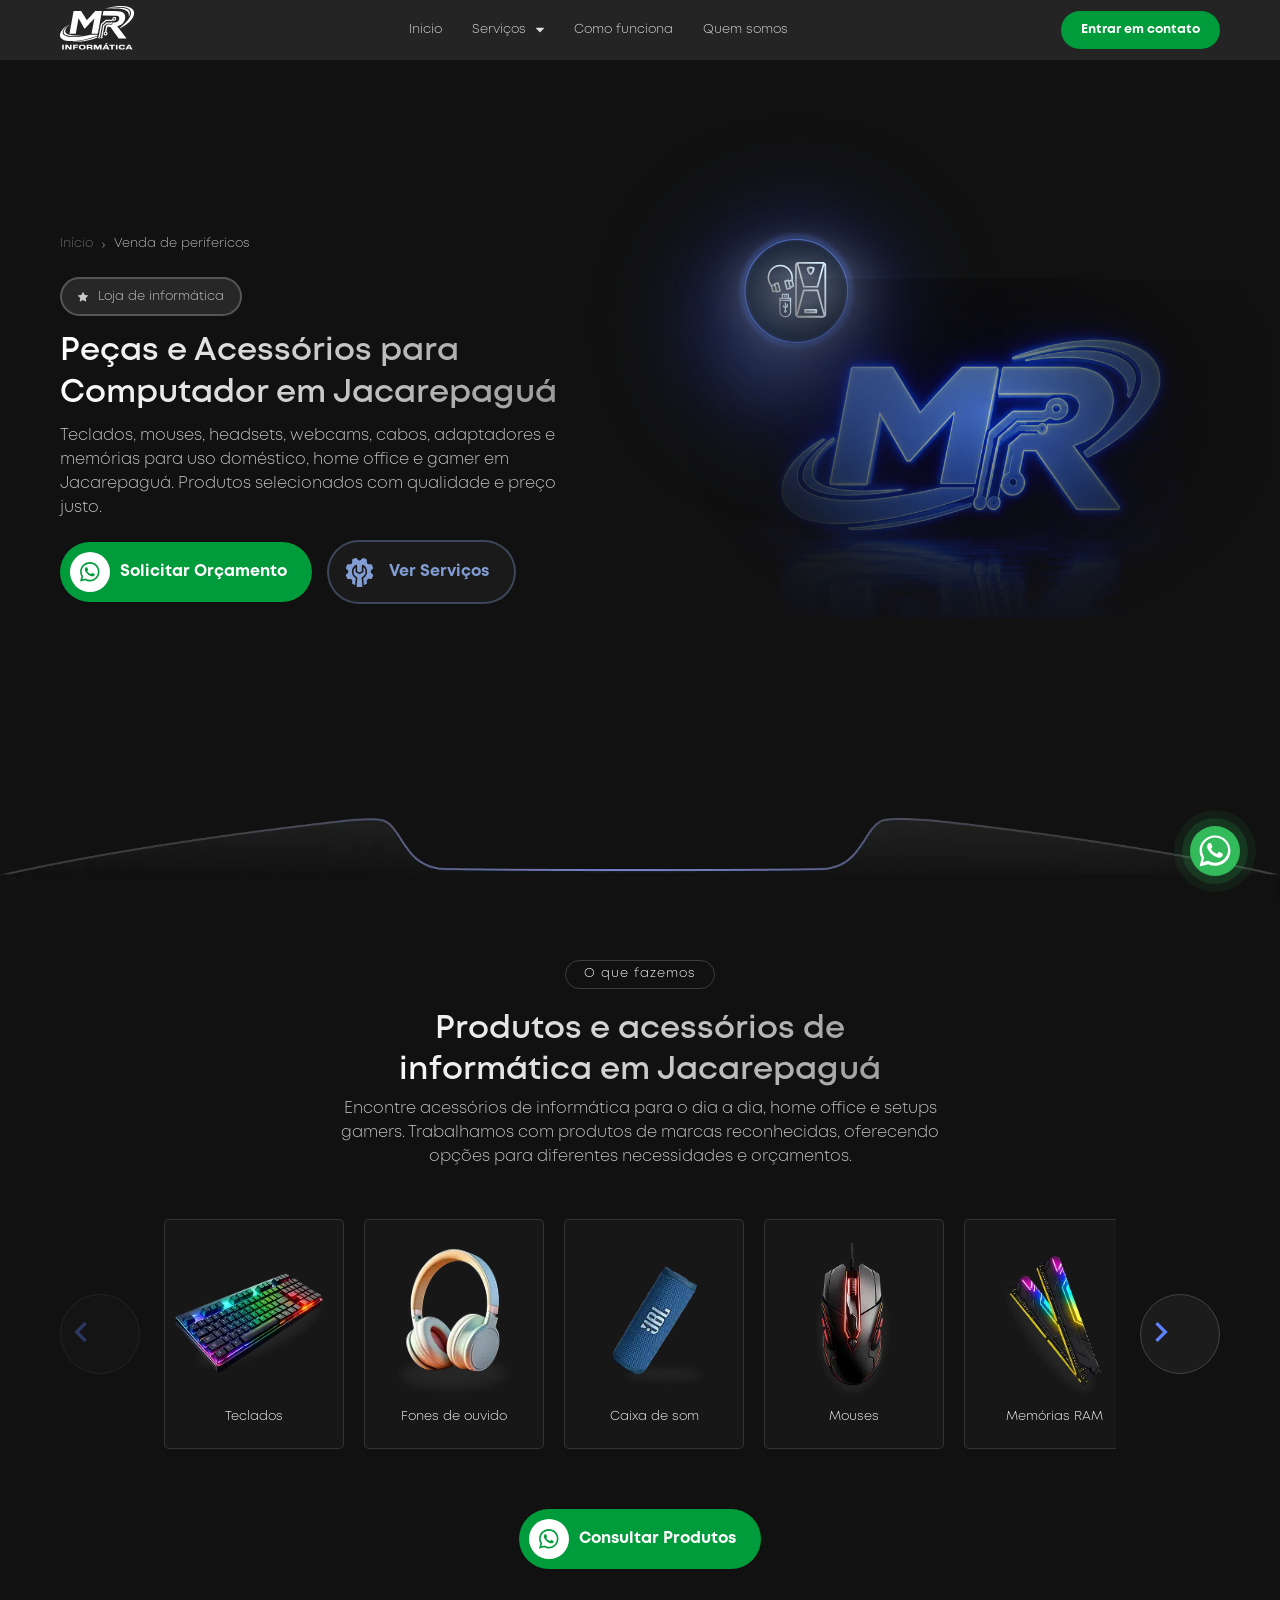
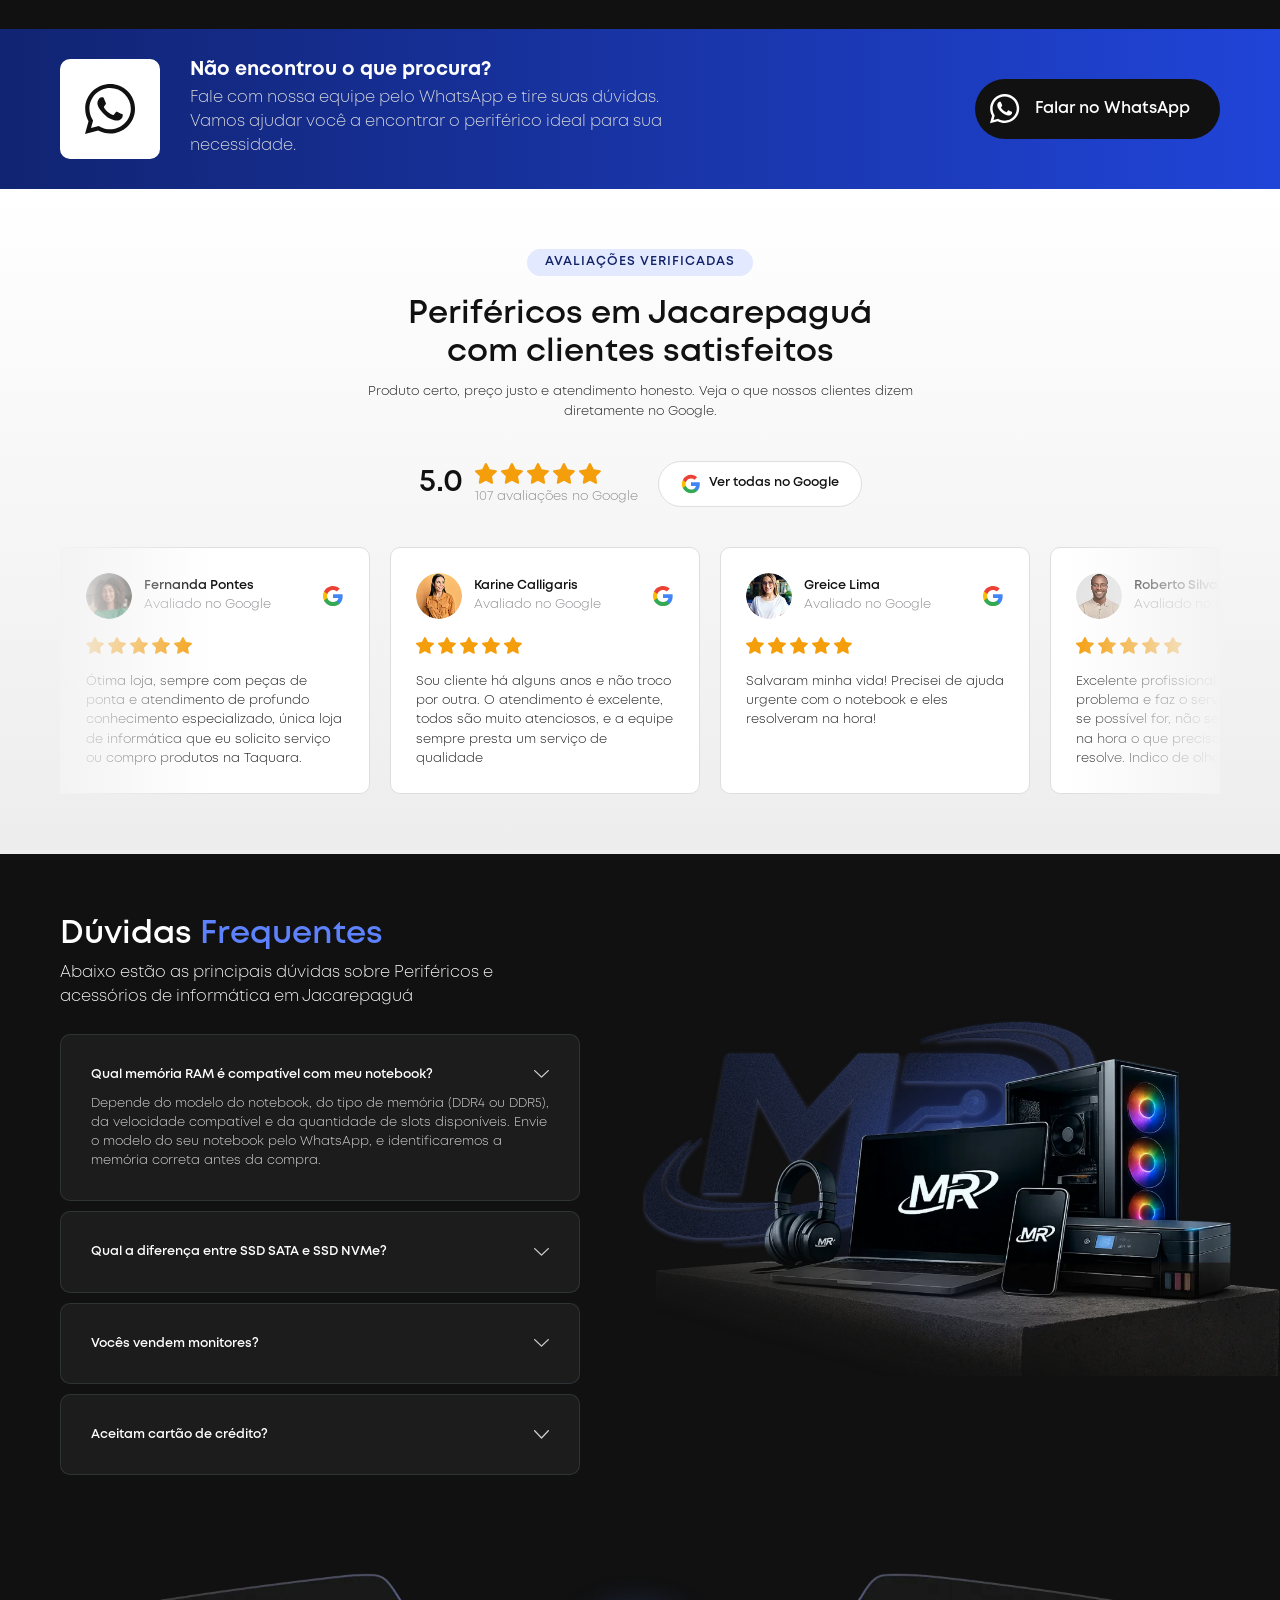
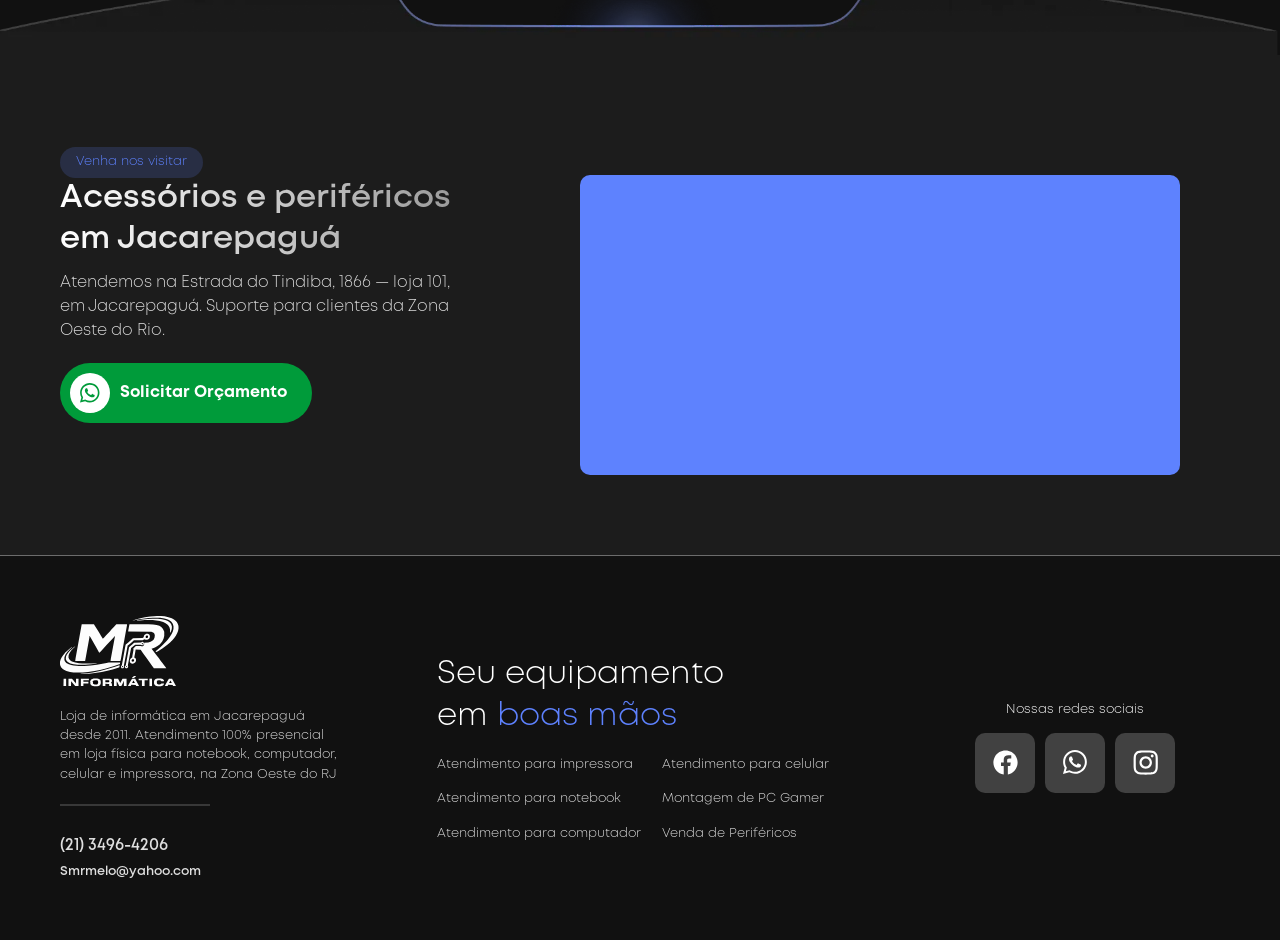
<file: venda-perifericos.html>
<!DOCTYPE html>
<html lang="pt-BR">

<head>
<!-- Google tag (gtag.js) -->
<script async src="https://www.googletagmanager.com/gtag/js?id=AW-11391960768"></script>
<script>
window.dataLayer = window.dataLayer || [];
function gtag(){dataLayer.push(arguments);}
gtag('js', new Date());
gtag('config', 'AW-11391960768');
gtag('config', 'AW-11391960768/SzyzCOiR5eMcEMCNjrgq', {
  'phone_conversion_number': '(21) 3496-4206'
});
</script>

<!-- Google Tag Manager -->
<script>(function(w,d,s,l,i){w[l]=w[l]||[];w[l].push({'gtm.start':
new Date().getTime(),event:'gtm.js'});var f=d.getElementsByTagName(s)[0],
j=d.createElement(s),dl=l!='dataLayer'?'&l='+l:'';j.async=true;j.src=
'https://www.googletagmanager.com/gtm.js?id='+i+dl;f.parentNode.insertBefore(j,f);
})(window,document,'script','dataLayer','GTM-P5TNDQMR');</script>
<!-- End Google Tag Manager -->

  <meta charset="UTF-8">

  <meta name="HandheldFriendly" content="true">
  <meta http-equiv="X-UA-Compatible" content="IE=edge">
  <meta name="viewport" content="width=device-width, initial-scale=1">
  <meta name="robots" content="index, follow">

  <title>Venda de Periféricos em Jacarepaguá | MR Informática</title>
  <meta property="og:title" content="Venda de Periféricos em Jacarepaguá | MR Informática">

  <meta name="description" content="Periféricos de informática em Jacarepaguá: teclados, mouses, headsets, webcams, cabos e memórias, com qualidade e preço justo.">
  <meta property="og:description" content="Periféricos de informática em Jacarepaguá: teclados, mouses, headsets, webcams, cabos e memórias, com qualidade e preço justo.">

  <meta name="theme-color" content="#FFFFFF">
  <meta name="msapplication-TileColor" content="#FFFFFF">
  <meta name="msapplication-navbutton-color" content="#FFFFFF">
  <meta name="apple-mobile-web-app-status-bar-style" content="#FFFFFF">

  <link rel="apple-touch-icon" sizes="180x180" href="./assets/files/favicons/apple-touch-icon.png" />
  <link rel="icon" type="image/svg+xml" href="./assets/files/favicons/favicon.svg" />
  <link rel="icon" type="image/png" sizes="96x96" href="./assets/files/favicons/favicon-96x96.png" />
  <link rel="icon" type="image/png" sizes="192x192" href="./assets/files/favicons/web-app-manifest-192x192.png" />

  <link rel="shortcut icon" href="./assets/files/favicons/favicon.ico">
  <link rel="manifest" href="./assets/files/favicons/site.webmanifest">
  <link rel="canonical" href="https://www.mrinformaticaeletronica.com.br/venda-perifericos.html" />
  <meta property="og:url" content="https://www.mrinformaticaeletronica.com.br/venda-perifericos.html" />
  <meta property="og:type" content="website" />
  <meta property="og:locale" content="pt_BR" />

  <meta property="og:image" content="https://www.mrinformaticaeletronica.com.br/assets/files/images/imagem-prinicpal-MRInformatica.webp" />
  <meta property="og:image:width" content="1200" />
  <meta property="og:image:height" content="630" />

  <meta name="twitter:card" content="summary_large_image" />
  <meta name="twitter:title" content="Venda de Periféricos em Jacarepaguá | MR Informática" />
  <meta name="twitter:description" content="Periféricos de informática em Jacarepaguá: teclados, mouses, headsets, webcams, cabos e memórias, com qualidade e preço justo." />
  <meta name="twitter:image" content="https://www.mrinformaticaeletronica.com.br/assets/files/images/imagem-prinicpal-MRInformatica.webp" />

  <meta name="author" content="MR Informática">
  <meta name="application-name" content="MR Informática">
  <meta property="og:site_name" content="MR Informática">
  <meta name="apple-mobile-web-app-title" content="MR Informática">

  <link href="./assets/css/pages/index/index.css" rel="stylesheet" />

  <script type="application/ld+json">
{
  "@context": "https://schema.org",
  "@graph": [
    {
      "@type": "LocalBusiness",
      "@id": "https://www.mrinformaticaeletronica.com.br/#localbusiness",
      "name": "MR Informática",
      "url": "https://www.mrinformaticaeletronica.com.br/",
      "logo": "https://www.mrinformaticaeletronica.com.br/assets/files/images/logo-MR.svg",
      "image": "https://www.mrinformaticaeletronica.com.br/assets/files/images/imagem-prinicpal-MRInformatica.webp",
      "description": "Loja de informática em Jacarepaguá, Zona Oeste do Rio de Janeiro: atendimento para notebook, computador, celular e impressora, além de montagem de PC Gamer e venda de periféricos.",
      "telephone": "+55 21 97320-6461",
      "email": "Smrmelo@yahoo.com",
      "priceRange": "$$",
      "address": {
        "@type": "PostalAddress",
        "streetAddress": "Estrada do Tindiba, 1866, Loja 101",
        "addressLocality": "Rio de Janeiro",
        "addressRegion": "RJ",
        "postalCode": "22745-002",
        "addressCountry": "BR"
      },
      "openingHoursSpecification": [
        {
          "@type": "OpeningHoursSpecification",
          "dayOfWeek": [
            "Monday",
            "Tuesday",
            "Wednesday",
            "Thursday",
            "Friday"
          ],
          "opens": "09:00",
          "closes": "17:30"
        },
        {
          "@type": "OpeningHoursSpecification",
          "dayOfWeek": [
            "Saturday"
          ],
          "opens": "09:00",
          "closes": "12:30"
        }
      ],
      "areaServed": {
        "@type": "AdministrativeArea",
        "name": "Jacarepaguá e Zona Oeste do Rio de Janeiro"
      },
      "sameAs": [
        "https://www.instagram.com/_mrinformatica/"
      ],
      "hasOfferCatalog": {
        "@type": "OfferCatalog",
        "name": "Serviços MR Informática",
        "itemListElement": [
          {
            "@type": "Offer",
            "itemOffered": {
              "@type": "Service",
              "name": "Atendimento para notebook",
              "url": "https://www.mrinformaticaeletronica.com.br/atendimento-notebook.html"
            }
          },
          {
            "@type": "Offer",
            "itemOffered": {
              "@type": "Service",
              "name": "Atendimento para computador",
              "url": "https://www.mrinformaticaeletronica.com.br/atendimento-computador.html"
            }
          },
          {
            "@type": "Offer",
            "itemOffered": {
              "@type": "Service",
              "name": "Atendimento para celular",
              "url": "https://www.mrinformaticaeletronica.com.br/atendimento-celular.html"
            }
          },
          {
            "@type": "Offer",
            "itemOffered": {
              "@type": "Service",
              "name": "Atendimento para impressora",
              "url": "https://www.mrinformaticaeletronica.com.br/atendimento-impressora.html"
            }
          },
          {
            "@type": "Offer",
            "itemOffered": {
              "@type": "Service",
              "name": "Montagem de PC Gamer",
              "url": "https://www.mrinformaticaeletronica.com.br/montagem-pc-gamer.html"
            }
          },
          {
            "@type": "Offer",
            "itemOffered": {
              "@type": "Service",
              "name": "Venda de Periféricos",
              "url": "https://www.mrinformaticaeletronica.com.br/venda-perifericos.html"
            }
          }
        ]
      }
    },
    {
      "@type": "WebSite",
      "@id": "https://www.mrinformaticaeletronica.com.br/#website",
      "url": "https://www.mrinformaticaeletronica.com.br/",
      "name": "MR Informática",
      "inLanguage": "pt-BR"
    },
    {
      "@type": "Service",
      "@id": "https://www.mrinformaticaeletronica.com.br/venda-perifericos.html#service",
      "name": "Venda de Periféricos",
      "serviceType": "Venda de Periféricos",
      "provider": {
        "@id": "https://www.mrinformaticaeletronica.com.br/#localbusiness"
      },
      "areaServed": {
        "@type": "AdministrativeArea",
        "name": "Jacarepaguá e Zona Oeste do Rio de Janeiro"
      },
      "description": "Venda de periféricos de informática em Jacarepaguá: teclados, mouses, headsets, webcams, cabos, adaptadores e memórias."
    },
    {
      "@type": "BreadcrumbList",
      "@id": "https://www.mrinformaticaeletronica.com.br/venda-perifericos.html#breadcrumb",
      "itemListElement": [
        {
          "@type": "ListItem",
          "position": 1,
          "name": "Início",
          "item": "https://www.mrinformaticaeletronica.com.br/"
        },
        {
          "@type": "ListItem",
          "position": 2,
          "name": "Venda de Periféricos",
          "item": "https://www.mrinformaticaeletronica.com.br/venda-perifericos.html"
        }
      ]
    }
  ]
}
  </script>

  <script type="application/ld+json">
    {
    "@context": "https://schema.org",
    "@type": "FAQPage",
    "mainEntity": [
        {"@type": "Question", "name": "Qual memória RAM é compatível com meu notebook?", "acceptedAnswer": {"@type": "Answer", "text": "Depende do modelo do notebook, do tipo de memória (DDR4 ou DDR5), da velocidade compatível e da quantidade de slots disponíveis. Envie o modelo do seu notebook pelo WhatsApp, e identificaremos a memória correta antes da compra."}},
        {"@type": "Question", "name": "Qual a diferença entre SSD SATA e SSD NVMe?", "acceptedAnswer": {"@type": "Answer", "text": "O SSD SATA utiliza a mesma interface dos HDs tradicionais. Ele oferece um excelente ganho de desempenho, mas possui velocidade inferior à do SSD NVMe. Já o SSD NVMe utiliza a interface M.2 e pode ser de 5 a 7 vezes mais rápido que um SSD SATA. Para o uso diário, ambos são ótimas opções. Já para edição de vídeos, jogos e outras tarefas mais exigentes, o SSD NVMe oferece um desempenho superior."}},
        {"@type": "Question", "name": "Vocês vendem monitores?", "acceptedAnswer": {"@type": "Answer", "text": "Sim. Vendemos monitores para uso residencial, profissional e gamer. Envie uma mensagem pelo WhatsApp informando o modelo ou o tamanho desejado, e ajudaremos você a encontrar a melhor opção."}},
        {"@type": "Question", "name": "Aceitam cartão de crédito?", "acceptedAnswer": {"@type": "Answer", "text": "Sim. Aceitamos cartão de débito, crédito e Pix. Consulte parcelamento pelo WhatsApp conforme o produto e valor."}}
    ]
    }
</script>
</head>

<body>
<!-- Google Tag Manager (noscript) -->
<noscript><iframe src="https://www.googletagmanager.com/ns.html?id=GTM-P5TNDQMR"
height="0" width="0" style="display:none;visibility:hidden"></iframe></noscript>
<!-- End Google Tag Manager (noscript) -->

    <header>
  <nav class="navbar" aria-label="Navegação principal">
        <a href="index.html">
            <img class="logo" src="./assets/files/images/logo-MR.svg" alt="MR Informática" loading="eager">
        </a>
        <div class="opcoes">
            <div class="expandir"><a href="./index.html" class="opcao" aria-label="Ir para a página inicial"><p>Inicio</p></a></div>
            <div class="expandir">
                <button class="opcao">
                    <p>Serviços</p>
                    <svg viewBox="0 0 7 5" xmlns="http://www.w3.org/2000/svg">
                        <path
                            d="M6.89676 1.20753L3.88221 4.41049C3.67498 4.63068 3.32505 4.63068 3.11781 4.41049L0.10324 1.20753C-0.123248 0.966859 0.0473608 0.57196 0.377841 0.57196H6.62213C6.95264 0.57196 7.12325 0.966859 6.89676 1.20753Z">
                        </path>
                    </svg>
                </button>
                <div class="balao areas">
                    <a href="./atendimento-notebook.html" class="botao" aria-label="Acessar página de atendimento para notebook">
                      <img src="./assets/files/images/icone-servico-notebook-loja.svg" alt="Ícone de atendimento para notebook" loading="lazy" decoding="async">
                      <p>Atendimento para notebook</p>
                    </a>
                    <a href="./atendimento-computador.html" class="botao" aria-label="Acessar página de atendimento para computador">
                      <img src="./assets/files/images/icone-servico-computador-loja.svg" alt="Ícone de atendimento para computador" loading="lazy" decoding="async">
                      <p>Atendimento para computador</p>
                    </a>
                    <a href="./atendimento-celular.html" class="botao" aria-label="Acessar página de atendimento para celular">
                      <img src="./assets/files/images/icone-servico-celular-loja.svg" alt="Ícone de atendimento para celular" loading="lazy" decoding="async">
                      <p>Atendimento para celular</p>
                    </a>
                    <a href="./atendimento-impressora.html" class="botao" aria-label="Acessar página de atendimento para impressora">
                      <img src="./assets/files/images/icone-servico-impressora-loja.svg" alt="Ícone de atendimento para impressora" loading="lazy" decoding="async">
                      <p>Atendimento para impressora</p>
                    </a>
                    <a href="./montagem-pc-gamer.html" class="botao" aria-label="Acessar página de montagem de pc gamer">
                      <img src="./assets/files/images/icone-montagem-pc-gamer.svg" alt="Ícone de montagem de PC Gamer" loading="lazy" decoding="async">
                      <p>Montagem de PC Gamer</p>
                    </a>
                    <a href="./venda-perifericos.html" class="botao" aria-label="Acessar página de venda de periféricos">
                      <img src="./assets/files/images/icone-venda-de-perifericos.svg" alt="Ícone de venda de periféricos" loading="lazy" decoding="async">
                      <p>Venda de Periféricos</p>
                    </a>
                </div>
            </div>
            <div class="expandir"><a href="./index.html#como-funciona" class="opcao" aria-label="Ver como funciona o atendimento"><p>Como funciona</p></a></div>
<div class="expandir"><a href="./quem-somos.html" class="opcao" aria-label="Acessar página de Quem somos"><p>Quem somos</p></a></div>
            <button class="destaque btn-whatsapp" data-phone="5521973206461" data-message="" aria-label="Entrar em contato pelo WhatsApp com a MR informática">
                Entrar em contato
            </button>
        </div>
        <button class="destaque btn-whatsapp" data-phone="5521973206461" data-message="" aria-label="Entrar em contato pelo WhatsApp com a MR informática">
            Entrar em contato
        </button>
        <button class="menu" aria-label="Menu principal">
            <span class="um"></span>
            <span class="dois"></span>
        </button>
    </nav>
</header>
<main>

    <!-- 
    seção apresentação 
  -->
    <section class="apresentacao">
        <!-- Texto -->
        <div class="texto">
            <nav class="breadcrumb" aria-label="Breadcrumb">
                <a class="rota" href="./index.html">Início</a>
                <span aria-hidden="true">›</span>
                <span>Venda de perifericos</span>
            </nav>
            <div class="tag tag-servico">
                <img src="./assets/files/images/icone-estrela.svg" alt="" loading="lazy" decoding="async">
                <p class="tag-label">Loja de informática</p>
            </div>
            <h1>Peças e Acessórios para Computador em Jacarepaguá</h1>
            <p>Teclados, mouses, headsets, webcams, cabos, adaptadores e memórias para uso doméstico, home office e
                gamer em Jacarepaguá. Produtos selecionados com qualidade e preço justo. </p>
            <div class="botoes">
                <button class="btn-whatsapp" data-phone="5521973206461" data-message="Olá, gostaria de solicitar um orçamento." aria-label="Solicitar orçamento pelo WhatsApp">

                    <div class="icone">
                        <img src="./assets/files/images/icone-whatsapp-verde.svg" alt="WhatsApp" loading="lazy" decoding="async">
                    </div>

                    <h3>Solicitar Orçamento</h3>
                </button>

                <a class="btn btn-servicos" href="/montagem-pc-gamer.html#servicos">
                    <div class="icone">
                        <img src="./assets/files/images/icone-servicos.svg" alt="Serviços" loading="lazy" decoding="async">
                    </div>

                    <h3>Ver Serviços</h3>
                </a>
            </div>
        </div>
        <!-- Imagem -->
        <div class="imagem">
            <div class="quadro">
                <div class="glow"></div>
                <img src="./assets/files/images/icone-venda-periferico.svg" alt="Ícone de venda de periférico" loading="lazy" decoding="async">
            </div>
            <img src="./assets/files/images/venda-perifericos.webp" class="nuvem nuvem-servico" alt="Periféricos de informática à venda" loading="eager" fetchpriority="high" decoding="async">
        </div>

        <img src="./assets/files/images/divisor-MRinformatica.webp" class="divisor-MRinformatica" alt="" loading="lazy" decoding="async">
    </section>

    <section class="produtos-categorias">

        <div class="titulo">

            <div class="tag">
                <h3>O que fazemos</h3>
            </div>

            <h2>
                Produtos e acessórios de
                informática em Jacarepaguá
            </h2>

            <p>
                Encontre acessórios de informática para o dia a dia, home office e setups gamers.
                Trabalhamos com produtos de marcas reconhecidas, oferecendo opções para diferentes
                necessidades e orçamentos.
            </p>

        </div>

        <div class="slider-produtos">

            <button class="seta seta-esquerda">

                <svg viewBox="0 0 24 24">
                    <path fill="currentColor" d="M15.41 16.59L10.83 12l4.58-4.59L14 6l-6 6 6 6z" />
                </svg>

            </button>

            <div class="area-cards">

                <div class="lista-produtos">

                                        <button class="card btn-whatsapp-produto" data-phone="5521973206461" data-message="Olá! Gostaria de saber mais sobre os teclados disponíveis na MR Informática." aria-label="Falar no WhatsApp sobre teclados">

                        <img src="./assets/files/images/teclado-gamer.webp" alt="Teclados gamer" loading="lazy" decoding="async">

                        <h3>Teclados</h3>

                    </button>

                    <button class="card btn-whatsapp-produto" data-phone="5521973206461" data-message="Olá! Gostaria de saber mais sobre os fones de ouvido disponíveis na MR Informática." aria-label="Falar no WhatsApp sobre fones de ouvido">

                        <img src="./assets/files/images/fone-de-ouvido.webp" alt="Fones de ouvido" loading="lazy" decoding="async">

                        <h3>Fones de ouvido</h3>

                    </button>

                    <button class="card btn-whatsapp-produto" data-phone="5521973206461" data-message="Olá! Gostaria de saber mais sobre as caixas de som disponíveis na MR Informática." aria-label="Falar no WhatsApp sobre caixa de som">

                        <img src="./assets/files/images/caixa-de-som.webp" alt="Caixa de som" loading="lazy" decoding="async">

                        <h3>Caixa de som</h3>

                    </button>

                    <button class="card btn-whatsapp-produto" data-phone="5521973206461" data-message="Olá! Gostaria de saber mais sobre os mouses disponíveis na MR Informática." aria-label="Falar no WhatsApp sobre mouses">

                        <img src="./assets/files/images/mouse-gamer.webp" alt="Mouse gamer" loading="lazy" decoding="async">

                        <h3>Mouses</h3>

                    </button>

                    <button class="card btn-whatsapp-produto" data-phone="5521973206461" data-message="Olá! Gostaria de saber mais sobre as memórias RAM disponíveis na MR Informática." aria-label="Falar no WhatsApp sobre memórias ram">

                        <img src="./assets/files/images/memoria-ram.webp" alt="Memórias RAM" loading="lazy" decoding="async">

                        <h3>Memórias RAM</h3>

                    </button>

                    <button class="card btn-whatsapp-produto" data-phone="5521973206461" data-message="Olá! Gostaria de saber mais sobre os SSDs (SATA e NVMe) disponíveis na MR Informática." aria-label="Falar no WhatsApp sobre ssds sata e nvme">

                        <img src="./assets/files/images/SSD-SATA.webp" alt="SSD SATA e NVME" loading="lazy" decoding="async">

                        <h3>SSDs SATA e NVMe</h3>

                    </button>

                    <button class="card btn-whatsapp-produto" data-phone="5521973206461" data-message="Olá! Gostaria de saber mais sobre as webcams disponíveis na MR Informática." aria-label="Falar no WhatsApp sobre webcams">

                        <img src="./assets/files/images/webcam.webp" alt="Webcams" loading="lazy" decoding="async">

                        <h3>Webcams</h3>

                    </button>

                    <button class="card btn-whatsapp-produto" data-phone="5521973206461" data-message="Olá! Gostaria de saber mais sobre as fontes de alimentação disponíveis na MR Informática." aria-label="Falar no WhatsApp sobre fontes de alimentação">

                        <img src="./assets/files/images/fonte-de-alimentacao.webp" alt="Fontes de alimentação" loading="lazy" decoding="async">

                        <h3>Fontes de Alimentação</h3>

                    </button>

                    <button class="card btn-whatsapp-produto" data-phone="5521973206461" data-message="Olá! Gostaria de saber mais sobre os controles para PC disponíveis na MR Informática." aria-label="Falar no WhatsApp sobre controles para pc">

                        <img src="./assets/files/images/controle-pc.webp" alt="Controles para PC" loading="lazy" decoding="async">

                        <h3>Controles para PC</h3>

                    </button>

                    <button class="card btn-whatsapp-produto" data-phone="5521973206461" data-message="Olá! Gostaria de saber mais sobre os roteadores disponíveis na MR Informática." aria-label="Falar no WhatsApp sobre roteadores">

                        <img src="./assets/files/images/roteador.webp" alt="Roteadores" loading="lazy" decoding="async">

                        <h3>Roteadores</h3>

                    </button>



                </div>

            </div>

            <button class="seta seta-direita">

                <svg viewBox="0 0 24 24">
                    <path fill="currentColor" d="M8.59 16.59L13.17 12 8.59 7.41 10 6l6 6-6 6z" />
                </svg>

            </button>

        </div>

        <button class="btn-whatsapp" data-phone="5521973206461" data-message="Olá, gostaria de solicitar um orçamento." aria-label="Solicitar orçamento pelo WhatsApp">

            <div class="icone">
                <img src="./assets/files/images/icone-whatsapp-verde.svg" alt="WhatsApp" loading="lazy" decoding="async">
            </div>

            <h3>Consultar Produtos</h3>
        </button>

    </section>

    <section class="cta">
        <div class="quadro">
            <div class="imagem">
                <img src="./assets/files/images/icone-whatsapp-preto.svg" alt="WhatsApp" loading="lazy" decoding="async">
            </div>
            <div class="texto">
                <h3>Não encontrou o que procura?</h3>
                <p>Fale com nossa equipe pelo WhatsApp e tire suas dúvidas. Vamos ajudar você a encontrar o periférico
                    ideal para sua necessidade.</p>
            </div>
            <button class="btn-whatsapp" data-phone="5521973206461" data-message="Olá, gostaria de solicitar um orçamento." aria-label="Solicitar orçamento pelo WhatsApp">
                <div class="icone">
                    <img src="./assets/files/images/icone-whatsApp-branco.svg" alt="WhatsApp" loading="lazy" decoding="async">
                </div> Falar no WhatsApp
            </button>
        </div>
    </section>

    <!-- 
    seção depoimentos 
  -->
    <section class="depoimentos animar">
        <!-- Titulo -->
        <div class="titulo-avaliacoes">
            <div class="tag">
                <h3>AVALIAÇÕES VERIFICADAS</h3>
            </div>
            <h2>Periféricos em Jacarepaguá com clientes satisfeitos</h2>
            <p>Produto certo, preço justo e atendimento honesto. Veja o que nossos clientes dizem diretamente no Google.
            </p>
        </div>
        <!-- Resumo -->
        <div class="resumo-google">
            <div class="nota">
                <h3>5.0</h3>
                <div class="estrelas-nota">
                    <div class="estrelas">
                        <img src="./assets/files/images/icone-estrela-laranja.svg" alt="Ícone de estrela de avaliação" loading="lazy" decoding="async">
                        <img src="./assets/files/images/icone-estrela-laranja.svg" alt="Ícone de estrela de avaliação" loading="lazy" decoding="async">
                        <img src="./assets/files/images/icone-estrela-laranja.svg" alt="Ícone de estrela de avaliação" loading="lazy" decoding="async">
                        <img src="./assets/files/images/icone-estrela-laranja.svg" alt="Ícone de estrela de avaliação" loading="lazy" decoding="async">
                        <img src="./assets/files/images/icone-estrela-laranja.svg" alt="Ícone de estrela de avaliação" loading="lazy" decoding="async">
                    </div>
                    <p>107 avaliações no Google</p>
                </div>
            </div>
            <a href="https://share.google/bujreLpOrjqT5WpYq" target="_blank" class="btn-google">
                <img src="./assets/files/images/icone-google.svg" alt="Google" loading="lazy" decoding="async">
                <p>Ver todas no Google</p>
            </a>
        </div>
        <!-- Slide -->
        <div class="slide-avaliacoes">
      <div class="sombra um"></div>
      <div class="sombra dois"></div>
      <div class="itens-avaliacoes">
        <!-- Avaliação 1 -->
        <div class="item">
          <div class="cabecalho-avaliacao">
            <div class="perfil">
              <div class="foto" style="background-image: url('./assets/files/images/foto-pessoa-2.webp');"></div>
              <div class="info">
                <h3>Fernanda Pontes</h3>
                <h4>Avaliado no Google</h4>
              </div>
            </div>
            <img class="icone-google" src="./assets/files/images/icone-google.svg" alt="Google" loading="lazy" decoding="async">
          </div>
          <div class="estrelas">
            <img src="./assets/files/images/icone-estrela-laranja.svg" alt="Ícone de estrela de avaliação" loading="lazy" decoding="async">
            <img src="./assets/files/images/icone-estrela-laranja.svg" alt="Ícone de estrela de avaliação" loading="lazy" decoding="async">
            <img src="./assets/files/images/icone-estrela-laranja.svg" alt="Ícone de estrela de avaliação" loading="lazy" decoding="async">
            <img src="./assets/files/images/icone-estrela-laranja.svg" alt="Ícone de estrela de avaliação" loading="lazy" decoding="async">
            <img src="./assets/files/images/icone-estrela-laranja.svg" alt="Ícone de estrela de avaliação" loading="lazy" decoding="async">
          </div>
          <p>Ótima loja, sempre com peças de ponta e atendimento de profundo conhecimento especializado, única loja de
            informática que eu solicito serviço ou compro produtos na Taquara.</p>
        </div>
        <!-- Avaliação 2 -->
        <div class="item">
          <div class="cabecalho-avaliacao">
            <div class="perfil">
              <div class="foto" style="background-image: url('./assets/files/images/foto-pessoa-6.webp');"></div>
              <div class="info">
                <h3>Karine Calligaris</h3>
                <h4>Avaliado no Google</h4>
              </div>
            </div>
            <img class="icone-google" src="./assets/files/images/icone-google.svg" alt="Google" loading="lazy" decoding="async">
          </div>
          <div class="estrelas">
            <img src="./assets/files/images/icone-estrela-laranja.svg" alt="Ícone de estrela de avaliação" loading="lazy" decoding="async">
            <img src="./assets/files/images/icone-estrela-laranja.svg" alt="Ícone de estrela de avaliação" loading="lazy" decoding="async">
            <img src="./assets/files/images/icone-estrela-laranja.svg" alt="Ícone de estrela de avaliação" loading="lazy" decoding="async">
            <img src="./assets/files/images/icone-estrela-laranja.svg" alt="Ícone de estrela de avaliação" loading="lazy" decoding="async">
            <img src="./assets/files/images/icone-estrela-laranja.svg" alt="Ícone de estrela de avaliação" loading="lazy" decoding="async">
          </div>
          <p>Sou cliente há alguns anos e não troco por outra. O atendimento é excelente, todos são muito atenciosos, e a equipe sempre presta um serviço de qualidade</p>
        </div>
        <!-- Avaliação 3 -->
        <div class="item">
          <div class="cabecalho-avaliacao">
            <div class="perfil">
              <div class="foto" style="background-image: url('./assets/files/images/foto-pessoa-7.webp');"></div>
              <div class="info">
                <h3>Greice Lima</h3>
                <h4>Avaliado no Google</h4>
              </div>
            </div>
            <img class="icone-google" src="./assets/files/images/icone-google.svg" alt="Google" loading="lazy" decoding="async">
          </div>
          <div class="estrelas">
            <img src="./assets/files/images/icone-estrela-laranja.svg" alt="Ícone de estrela de avaliação" loading="lazy" decoding="async">
            <img src="./assets/files/images/icone-estrela-laranja.svg" alt="Ícone de estrela de avaliação" loading="lazy" decoding="async">
            <img src="./assets/files/images/icone-estrela-laranja.svg" alt="Ícone de estrela de avaliação" loading="lazy" decoding="async">
            <img src="./assets/files/images/icone-estrela-laranja.svg" alt="Ícone de estrela de avaliação" loading="lazy" decoding="async">
            <img src="./assets/files/images/icone-estrela-laranja.svg" alt="Ícone de estrela de avaliação" loading="lazy" decoding="async">
          </div>
          <p>Salvaram minha vida!
             Precisei de ajuda urgente com o notebook e eles resolveram na hora!</p>
        </div>
        <!-- Avaliação 4 -->
        <div class="item">
          <div class="cabecalho-avaliacao">
            <div class="perfil">
              <div class="foto" style="background-image: url('./assets/files/images/foto-pessoa-5.webp');"></div>
              <div class="info">
                <h3>Roberto Silva</h3>
                <h4>Avaliado no Google</h4>
              </div>
            </div>
            <img class="icone-google" src="./assets/files/images/icone-google.svg" alt="Google" loading="lazy" decoding="async">
          </div>
          <div class="estrelas">
            <img src="./assets/files/images/icone-estrela-laranja.svg" alt="Ícone de estrela de avaliação" loading="lazy" decoding="async">
            <img src="./assets/files/images/icone-estrela-laranja.svg" alt="Ícone de estrela de avaliação" loading="lazy" decoding="async">
            <img src="./assets/files/images/icone-estrela-laranja.svg" alt="Ícone de estrela de avaliação" loading="lazy" decoding="async">
            <img src="./assets/files/images/icone-estrela-laranja.svg" alt="Ícone de estrela de avaliação" loading="lazy" decoding="async">
            <img src="./assets/files/images/icone-estrela-laranja.svg" alt="Ícone de estrela de avaliação" loading="lazy" decoding="async">
          </div>
          <p>Excelente profissional, não inventa problema e faz o serviço na sua frente se possível for, não sendo ele
            mostra na hora o que precisa ser feito e resolve. Indico de olhos fechados</p>
        </div>
        <!-- Avaliação 5 -->
        <div class="item">
          <div class="cabecalho-avaliacao">
            <div class="perfil">
              <div class="foto" style="background-image: url('./assets/files/images/foto-pessoa-4.webp');"></div>
              <div class="info">
                <h3>Juliana Matos</h3>
                <h4>Avaliado no Google</h4>
              </div>
            </div>
            <img class="icone-google" src="./assets/files/images/icone-google.svg" alt="Google" loading="lazy" decoding="async">
          </div>
          <div class="estrelas">
            <img src="./assets/files/images/icone-estrela-laranja.svg" alt="Ícone de estrela de avaliação" loading="lazy" decoding="async">
            <img src="./assets/files/images/icone-estrela-laranja.svg" alt="Ícone de estrela de avaliação" loading="lazy" decoding="async">
            <img src="./assets/files/images/icone-estrela-laranja.svg" alt="Ícone de estrela de avaliação" loading="lazy" decoding="async">
            <img src="./assets/files/images/icone-estrela-laranja.svg" alt="Ícone de estrela de avaliação" loading="lazy" decoding="async">
            <img src="./assets/files/images/icone-estrela-laranja.svg" alt="Ícone de estrela de avaliação" loading="lazy" decoding="async">
          </div>
          <p>Empresa maravilhosa. Profissionais competentes e atenciosos. Deixei meu aparelho com problema, saiu funcionando perfeitamente. Minha gratidão à MR Informática.</p>
        </div>

        <!-- Avaliação 6 -->
        <div class="item">
          <div class="cabecalho-avaliacao">
            <div class="perfil">
              <div class="foto" style="background-image: url('./assets/files/images/foto-pessoa-8.webp');"></div>
              <div class="info">
                <h3>Thiago Pereira</h3>
                <h4>Avaliado no Google</h4>
              </div>
            </div>
            <img class="icone-google" src="./assets/files/images/icone-google.svg" alt="Google" loading="lazy" decoding="async">
          </div>
          <div class="estrelas">
            <img src="./assets/files/images/icone-estrela-laranja.svg" alt="Ícone de estrela de avaliação" loading="lazy" decoding="async">
            <img src="./assets/files/images/icone-estrela-laranja.svg" alt="Ícone de estrela de avaliação" loading="lazy" decoding="async">
            <img src="./assets/files/images/icone-estrela-laranja.svg" alt="Ícone de estrela de avaliação" loading="lazy" decoding="async">
            <img src="./assets/files/images/icone-estrela-laranja.svg" alt="Ícone de estrela de avaliação" loading="lazy" decoding="async">
            <img src="./assets/files/images/icone-estrela-laranja.svg" alt="Ícone de estrela de avaliação" loading="lazy" decoding="async">
          </div>
          <p>Adorei a loja! Ótimos profissionais e excelente atendimento. Agora, todos os meus computadores são levados para lá.</p>
        </div>

        <!-- Avaliação 7 -->
        <div class="item">
          <div class="cabecalho-avaliacao">
            <div class="perfil">
              <div class="foto" style="background-image: url('./assets/files/images/foto-pessoa-3.webp');">

              </div>
              <div class="info">
                <h3>Rodrigo Santos</h3>
                <h4>Avaliado no Google</h4>
              </div>
            </div>
            <img class="icone-google" src="./assets/files/images/icone-google.svg" alt="Google" loading="lazy" decoding="async">
          </div>
          <div class="estrelas">
            <img src="./assets/files/images/icone-estrela-laranja.svg" alt="Ícone de estrela de avaliação" loading="lazy" decoding="async">
            <img src="./assets/files/images/icone-estrela-laranja.svg" alt="Ícone de estrela de avaliação" loading="lazy" decoding="async">
            <img src="./assets/files/images/icone-estrela-laranja.svg" alt="Ícone de estrela de avaliação" loading="lazy" decoding="async">
            <img src="./assets/files/images/icone-estrela-laranja.svg" alt="Ícone de estrela de avaliação" loading="lazy" decoding="async">
            <img src="./assets/files/images/icone-estrela-laranja.svg" alt="Ícone de estrela de avaliação" loading="lazy" decoding="async">
          </div>
          <p>Atendimento para notebook, computador e impressora só faço com o Márcio da Mr informática,empresa de
            confiança.</p>
        </div>

        <!-- Avaliação 8 -->
        <div class="item">
          <div class="cabecalho-avaliacao">
            <div class="perfil">
              <div class="foto" style="background-image: url('./assets/files/images/foto-pessoa-1.webp');"></div>
              <div class="info">
                <h3>André Luiz</h3>
                <h4>Avaliado no Google</h4>
              </div>
            </div>
            <img class="icone-google" src="./assets/files/images/icone-google.svg" alt="Google" loading="lazy" decoding="async">
          </div>
          <div class="estrelas">
            <img src="./assets/files/images/icone-estrela-laranja.svg" alt="Ícone de estrela de avaliação" loading="lazy" decoding="async">
            <img src="./assets/files/images/icone-estrela-laranja.svg" alt="Ícone de estrela de avaliação" loading="lazy" decoding="async">
            <img src="./assets/files/images/icone-estrela-laranja.svg" alt="Ícone de estrela de avaliação" loading="lazy" decoding="async">
            <img src="./assets/files/images/icone-estrela-laranja.svg" alt="Ícone de estrela de avaliação" loading="lazy" decoding="async">
            <img src="./assets/files/images/icone-estrela-laranja.svg" alt="Ícone de estrela de avaliação" loading="lazy" decoding="async">
          </div>
          <p>Melhor lugar da taquara para atendimento de computadores e notebook </p>
        </div>
      </div>
    </div>
    </section>


    <section class="duvidas">
        <img src="./assets/files/images/divisor-cor-azul.webp" class="divisor-MRinformatica" alt="" loading="lazy" decoding="async">

        <!-- Texto -->
        <div class="texto">
            <h2>Dúvidas <span>Frequentes</span></h2>
            <p class="descricao-venda">Abaixo estão as principais dúvidas sobre Periféricos e acessórios de informática
                em Jacarepaguá</p>
            <div class="duvida ativo">
                <div class="nome">
                    <h3>Qual memória RAM é compatível com meu notebook?</h3>
                    <img src="./assets/files/images/icone-setinha.svg" alt="" loading="lazy" decoding="async">
                </div>
                <h4>Depende do modelo do notebook, do tipo de memória (DDR4 ou DDR5), da velocidade compatível e
                     da quantidade de slots disponíveis. 
                    Envie o modelo do seu notebook pelo WhatsApp, e identificaremos a memória correta antes da compra.</h4>
            </div>
            <div class="duvida">
                <div class="nome">
                    <h3>Qual a diferença entre SSD SATA e SSD NVMe?</h3>
                    <img src="./assets/files/images/icone-setinha.svg" alt="" loading="lazy" decoding="async">
                </div>
                <h4>O SSD SATA utiliza a mesma interface dos HDs tradicionais.
                     Ele oferece um excelente ganho de desempenho, mas possui velocidade inferior à do SSD NVMe.
                      Já o SSD NVMe utiliza a interface M.2 e pode ser de 5 a 7 vezes mais rápido que um SSD SATA.
                       Para o uso diário, ambos são ótimas opções.
                     Já para edição de vídeos, jogos e outras tarefas mais exigentes, o SSD NVMe oferece um desempenho superior.</h4>
            </div>
            <div class="duvida">
                <div class="nome">
                    <h3>Vocês vendem monitores?</h3>
                    <img src="./assets/files/images/icone-setinha.svg" alt="" loading="lazy" decoding="async">
                </div>
                <h4>Sim. Vendemos monitores para uso residencial, profissional e gamer. Envie uma mensagem pelo WhatsApp 
                    informando o modelo ou o tamanho desejado, e ajudaremos você a encontrar a melhor opção.</h4>
            </div>
            <div class="duvida">
                <div class="nome">
                    <h3>Aceitam cartão de crédito?</h3>
                    <img src="./assets/files/images/icone-setinha.svg" alt="" loading="lazy" decoding="async">
                </div>
                <h4>Sim. Aceitamos cartão de débito, crédito e Pix. Consulte parcelamento pelo WhatsApp conforme o produto e valor.</h4>
            </div>
</div>
        <!-- Imagem -->
        <div class="imagem">
            <img src="./assets/files/images/imagem-prinicpal-MRInformatica.webp" class="nuvem" alt="Loja de informática MR Informática em Jacarepaguá" loading="lazy" decoding="async">
        </div>
    </section>

    <section class="mapa">
        <div class="texto">
            <div class="tag">
                <h3>Venha nos visitar</h3>
            </div>
            <h2 class="titulo-venda">Acessórios e periféricos em Jacarepaguá</h2>
            <p class="descricao-venda">Atendemos na Estrada do Tindiba, 1866 — loja 101, em Jacarepaguá. Suporte para
                clientes da Zona Oeste do
                Rio.</p>
            <button class="btn-whatsapp" data-phone="5521973206461" data-message="Olá, gostaria de solicitar um orçamento." aria-label="Solicitar orçamento pelo WhatsApp">

                <div class="icone">
                    <img src="./assets/files/images/icone-whatsapp-verde.svg" alt="WhatsApp" loading="lazy" decoding="async">
                </div>

                <h3>Solicitar Orçamento</h3>
            </button>
        </div>
        <div class="mapa">
            <iframe
                src="https://www.google.com/maps/embed?pb=!1m18!1m12!1m3!1d3674.7033371635926!2d-43.37350972531676!3d-22.9243105792428!2m3!1f0!2f0!3f0!3m2!1i1024!2i768!4f13.1!3m3!1m2!1s0x9bd90f60bdd453%3A0xee247031529e9648!2sMr%20informatica!5e0!3m2!1spt-BR!2sbr!4v1781737034847!5m2!1spt-BR!2sbr"
                title="Localização da MR Informática no Google Maps" width="600" height="450" style="border:0;" allowfullscreen="" loading="lazy"
                referrerpolicy="no-referrer-when-downgrade"></iframe>
            <span></span>
        </div>
    </section>

    </main>
<footer>
        <div class="copyright">
            <img src="./assets/files/images/logo-MR.svg" alt="logo roda pé MR informática" loading="lazy" decoding="async">
           <p>Loja de informática em Jacarepaguá desde 2011. Atendimento 100% presencial em loja física
    para notebook, computador, celular e impressora, na Zona Oeste do RJ</p>
            <div class="linha"></div>
            <div class="contatos">
                <a href="tel:+552134964206">
                    <strong>(21) 3496-4206</strong>
                </a>
                <h4>Smrmelo@yahoo.com</h4>

            </div>
        </div>
        <!-- Links -->
        <div class="links">
            <h2>Seu equipamento em <span>boas mãos</span></h2>
            <div class="partes">
                <div class="parte">
                    <a href="./atendimento-impressora.html">Atendimento para impressora</a>
                    <a href="./atendimento-notebook.html">Atendimento para notebook</a>
                    <a href="./atendimento-computador.html">Atendimento para computador</a>
                </div>
                <div class="parte">
                    <a href="./atendimento-celular.html">Atendimento para celular</a>
                    <a href="./montagem-pc-gamer.html">Montagem de PC Gamer</a>
                    <a href="./venda-perifericos.html">Venda de Periféricos</a>
                </div>
            </div>
        </div>
        <!-- Redes -->
        <div class="redes">
            <h3>Nossas redes sociais</h3>
            <div class="botoes">
                <a href="#" target="_blank">
                    <img src="./assets/files/images/icone-facebook.svg" alt="facebook" loading="lazy" decoding="async">
                </a>
                <a class="btn-whatsapp" data-phone="5521973206461" data-message="Olá, gostaria de solicitar um orçamento." aria-label="Solicitar orçamento pelo WhatsApp">
                    <img src="./assets/files/images/icone-whatsapp.svg" alt="WhatsApp" loading="lazy" decoding="async">
                </a>
                <a href="https://www.instagram.com/_mrinformatica?igsh=cGVkb29pbjRwMm9j" target="_blank">
                    <img src="./assets/files/images/icone-instagram.svg" alt="instagram" loading="lazy" decoding="async">
                </a>
            </div>
        </div>
    </footer>
    <!-- 
    scripts 
  -->

      <button class="whatsapp-float btn-whatsapp" data-phone="5521973206461" data-message="" aria-label="Fale conosco pelo WhatsApp">
        <svg viewBox="0 0 32 32" fill="none" xmlns="http://www.w3.org/2000/svg">
            <path fill="#fff"
                d="M16.001 3C8.82 3 3 8.65 3 15.62c0 2.23.6 4.42 1.75 6.35L3 29l7.26-1.9a13.2 13.2 0 0 0 5.74 1.3c7.18 0 13-5.65 13-12.62C29 8.65 23.18 3 16 3Zm0 22.96a10.9 10.9 0 0 1-5.53-1.5l-.4-.24-4.3 1.12 1.15-4.14-.26-.42a10.5 10.5 0 0 1-1.62-5.58c0-5.86 4.93-10.63 10.97-10.63s10.97 4.77 10.97 10.63-4.93 10.76-10.98 10.76Zm6.02-8.1c-.33-.16-1.95-.95-2.25-1.06-.3-.1-.52-.16-.74.16-.22.31-.85 1.06-1.04 1.27-.2.21-.39.24-.72.08-.33-.16-1.39-.5-2.64-1.6-.98-.86-1.64-1.93-1.83-2.25-.19-.31-.02-.48.14-.64.15-.15.33-.39.49-.58.17-.19.22-.31.33-.52.11-.21.06-.39-.03-.55-.08-.16-.74-1.75-1.02-2.4-.27-.64-.55-.55-.74-.56h-.63c-.22 0-.58.08-.88.39-.3.31-1.15 1.11-1.15 2.71s1.18 3.15 1.34 3.37c.16.21 2.3 3.6 5.58 5.04.78.33 1.39.53 1.86.68.78.24 1.49.21 2.05.13.63-.09 1.95-.8 2.22-1.57.27-.78.27-1.44.19-1.57-.08-.13-.3-.21-.63-.37Z" />
        </svg>
    </button>


    <script src="./assets/js/global/global.js"></script>
    <script src="./assets/js/pages/index/nav.js"></script>
    <!-- <script src="./assets/js/pages/index/section-slide-avaliacoes.js"></script>
    <script src="./assets/js/pages/index/section-slide.js"></script> -->
    <script src="./assets/js/pages/index/section-duvidas.js"></script>
    <script src="./assets/js/pages/index/section-produtos-categorias.js"></script>


    <script src="./assets/js/pages/index/animar-section.js"></script>


</body>

</html>
</file>
<file: assets/css/pages/index/index.css>
/* Global */
@import '../../global/global.css';

/* Partials */
@import './partials/nav.css';
@import './partials/section-apresentacao.css';
@import './partials/section-servicos.css';
@import './partials/section-diferenciais.css';
@import './partials/section-etapas.css';
@import './partials/section-cta.css';
@import './partials/section-marcas.css';
@import './partials/section-trabalhos.css';
@import './partials/section-depoimentos.css';
@import './partials/section-duvidas.css';
@import './partials/section-mapa.css';
@import './partials/section-produtos-categorias.css';
@import './partials/section-missao.css';
@import './partials/section-video.css';
@import './partials/footer.css';




.whatsapp-float {
  --size: 72px;

  position: fixed;
  right: 40px;
  bottom: 24px;

  width: 50px;
  height: 50px;

  display: flex;
  align-items: center;
  justify-content: center;

  background: var(--cor-musgo);
  border-radius: 50%;
  z-index: 9999;

  text-decoration: none;

  box-shadow:
    0 0 0 8px rgba(45, 191, 90, 0.15),
    0 0 0 16px rgba(45, 191, 90, 0.08);

  transition: transform .3s ease;
}

.whatsapp-float:hover {
  transform: scale(1.08);
}

.whatsapp-float svg {
  width: 38px;
  height: 38px;
  position: relative;
  z-index: 3;
}

/* Anel interno */
.whatsapp-float::before,
.whatsapp-float::after {
  content: "";
  position: absolute;
  inset: 0;
  border-radius: 50%;
}

/* Primeiro círculo pulsante */
.whatsapp-float::before {
  background: rgba(45, 191, 90, 0.25);
  animation: pulse 2s infinite;
}

/* Segundo círculo pulsante */
.whatsapp-float::after {
  background: rgba(45, 191, 90, 0.15);
  animation: pulse 2s infinite .7s;
}

@keyframes pulse {
  0% {
    transform: scale(1);
    opacity: 0.9;
  }

  70% {
    transform: scale(1.55);
    opacity: 0;
  }

  100% {
    transform: scale(1.55);
    opacity: 0;
  }
}
</file>
